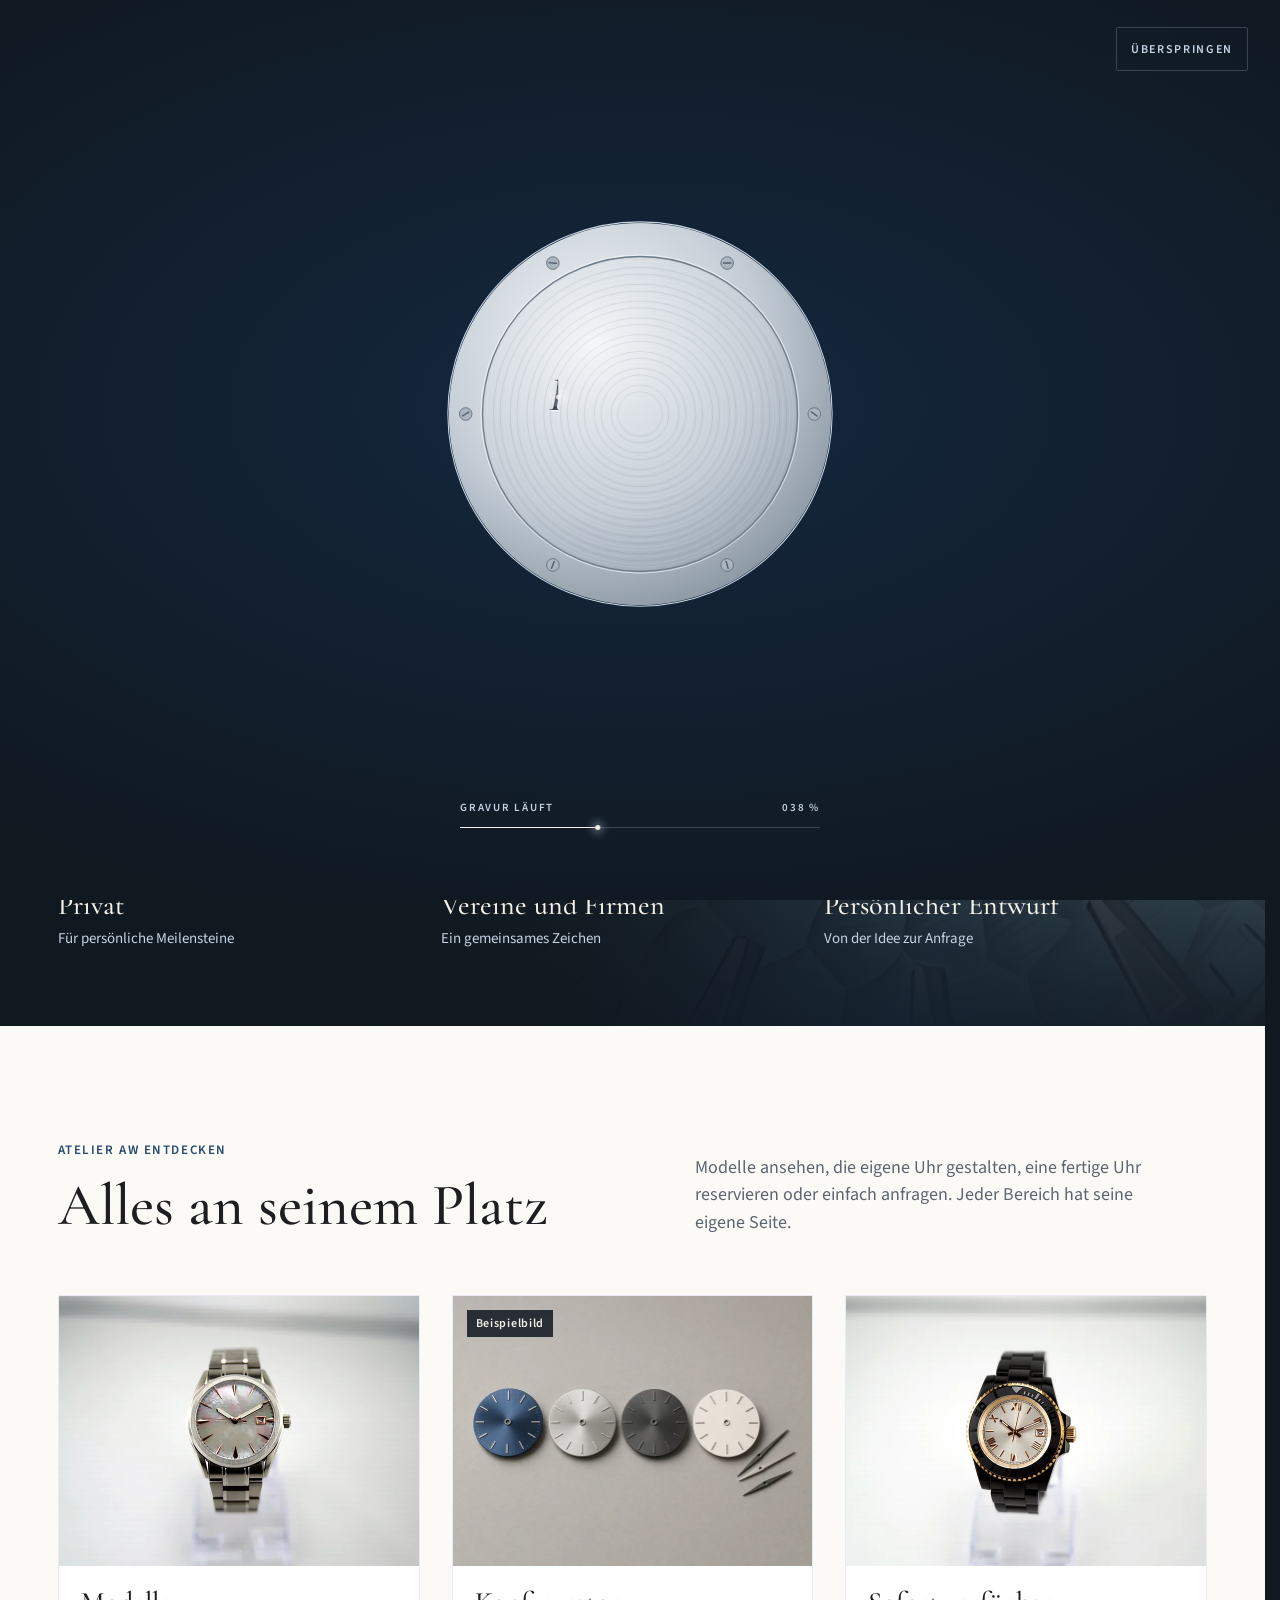
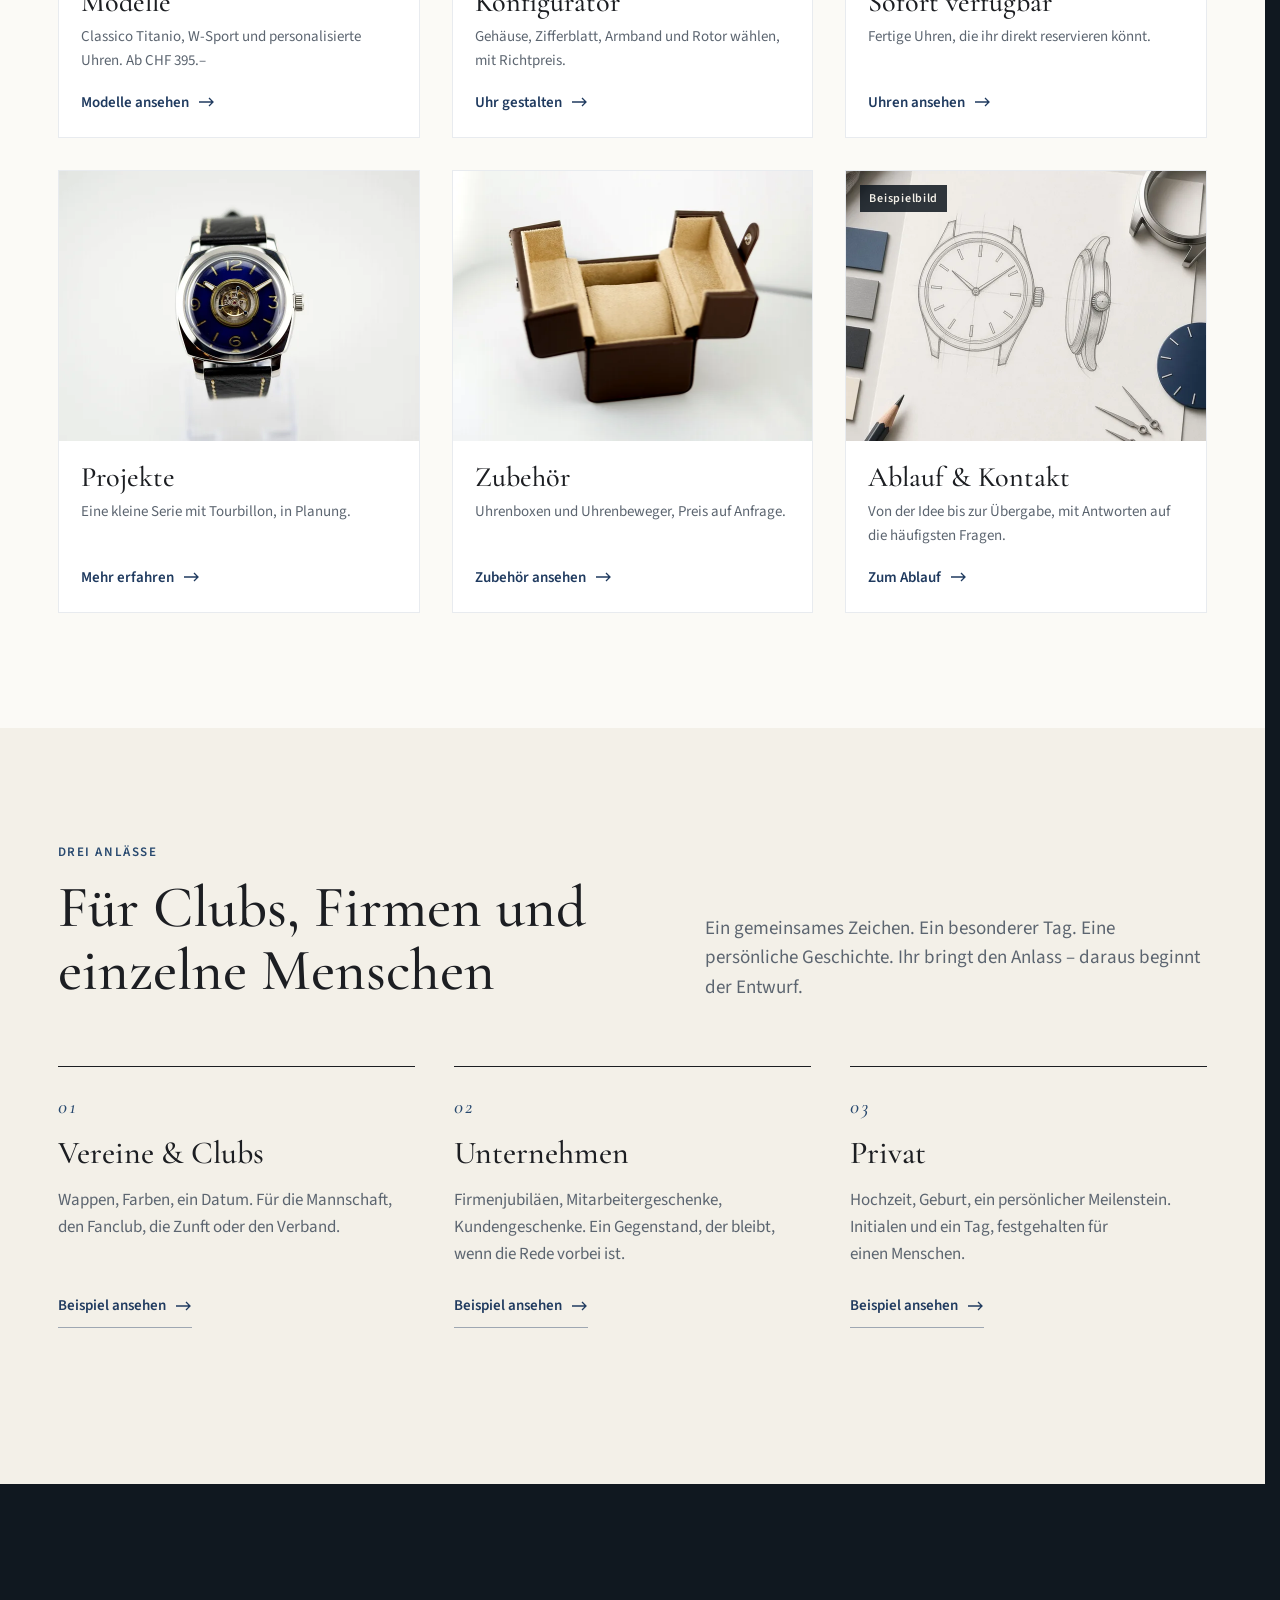
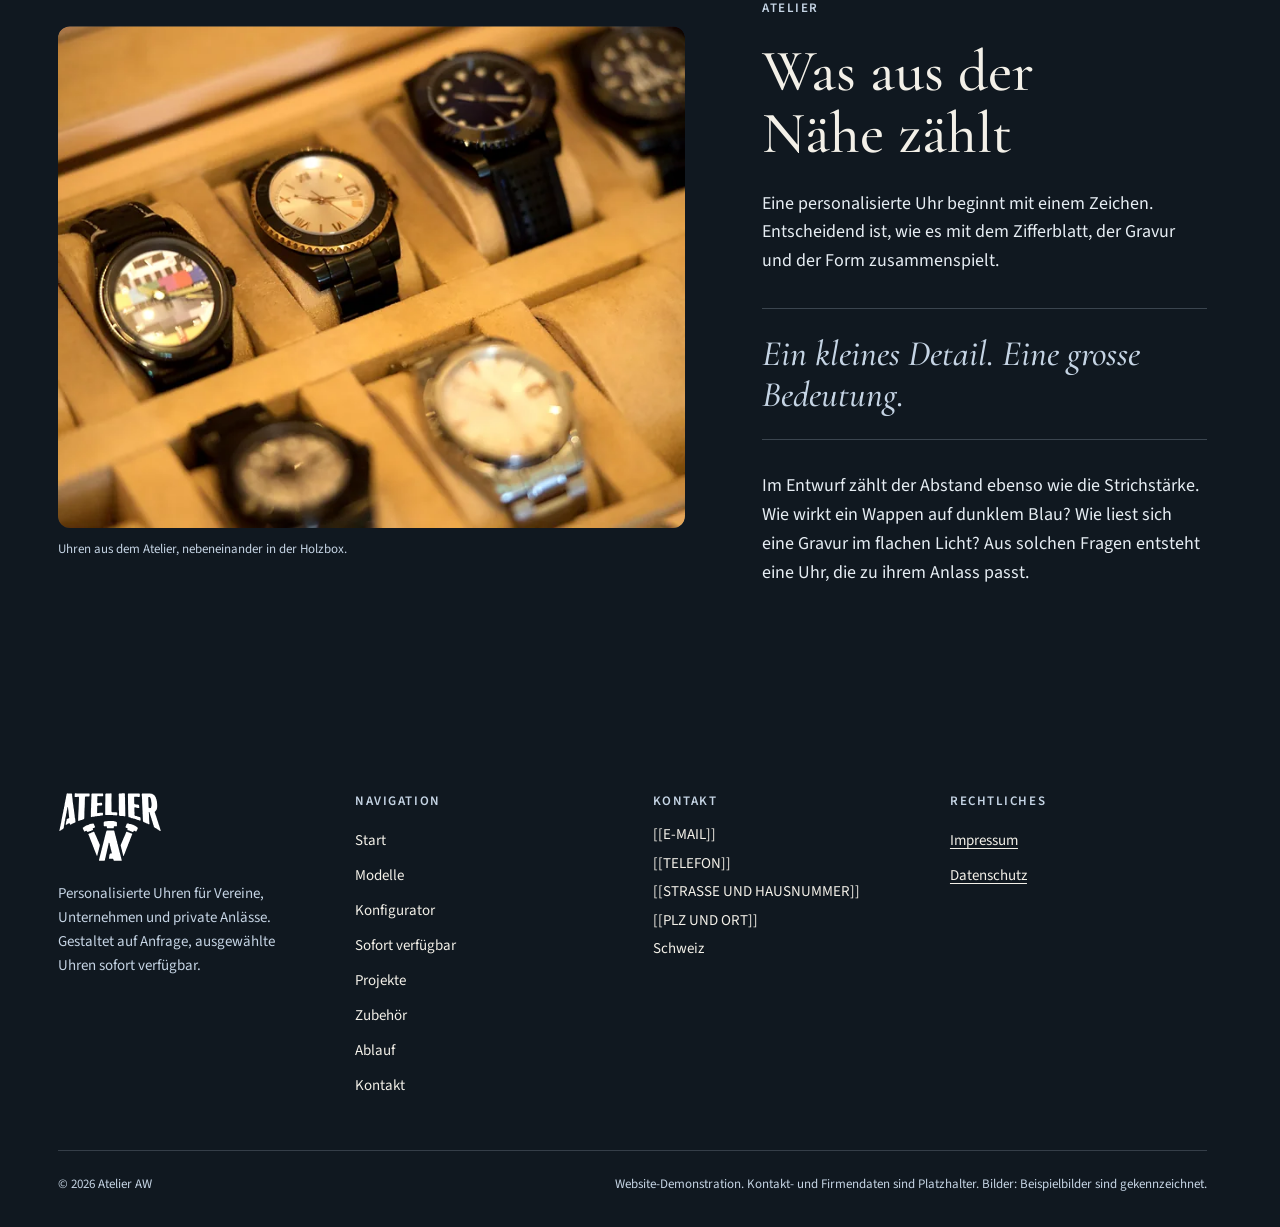
<file: index.html>
<!DOCTYPE html>
<html lang="de-CH" class="no-js">
<head>
<meta charset="utf-8">
<meta name="viewport" content="width=device-width, initial-scale=1">
<title>Atelier AW – Personalisierte Uhren für besondere Anlässe</title>
<meta name="description" content="Personalisierte Uhren für Vereine, Unternehmen und private Meilensteine. Modelle ab CHF 395.–, Konfigurator, sofort verfügbare Uhren und persönliche Anfrage.">
<meta name="robots" content="noindex, nofollow">
<meta name="theme-color" content="#1f3a5f">
<meta property="og:type" content="website">
<meta property="og:title" content="Atelier AW – Personalisierte Uhren für besondere Anlässe">
<meta property="og:description" content="Personalisierte Uhren für Vereine, Unternehmen und private Meilensteine. Modelle ab CHF 395.–, Konfigurator, sofort verfügbare Uhren und persönliche Anfrage.">
<meta property="og:image" content="assets/img/modelle/classico-eisblau.webp">
<link rel="icon" href="assets/icons/favicon.svg" type="image/svg+xml">
<link rel="icon" href="assets/icons/favicon-32.png" type="image/png" sizes="32x32">
<link rel="apple-touch-icon" href="assets/icons/apple-touch-icon.png">
<script>
document.documentElement.className = 'js';
if (location.protocol !== 'file:') {
  ['source-sans-3-latin-400-normal', 'source-sans-3-latin-600-normal', 'cormorant-garamond-latin-500-normal', 'cormorant-garamond-latin-500-italic'].forEach(function (f) {
    var l = document.createElement('link'); l.rel = 'preload'; l.as = 'font'; l.type = 'font/woff2';
    l.crossOrigin = 'anonymous'; l.href = 'assets/fonts/' + f + '.woff2'; document.head.appendChild(l);
  });
}
</script>
<link rel="stylesheet" href="assets/css/styles.css">
<script>
/* Intro-Modus vor dem ersten Bild festlegen: full = ganzes Intro (einmal pro Sitzung), short = kurze Einblendung bei
   «Bewegung reduzieren», none = kein Intro. Fallback: nach 12 s gilt das Intro in jedem Fall als beendet. */
(function () {
  var r = document.documentElement, m = 'full';
  try { if (sessionStorage.getItem('aw-intro-seen')) m = 'none'; } catch (e) {}
  if (m === 'full' && window.matchMedia && window.matchMedia('(prefers-reduced-motion: reduce)').matches) m = 'short';
  r.setAttribute('data-intro', m);
  setTimeout(function () { var v = r.getAttribute('data-intro'); if (v === 'full' || v === 'short') r.setAttribute('data-intro', 'done'); }, 12000);
})();
</script>
<link rel="stylesheet" href="assets/css/sections.css">
<link rel="stylesheet" href="assets/css/site.css">
<link rel="stylesheet" href="assets/css/hero-video.css">
</head>
<body>
<div id="aw-intro"><div class="intro-bg" aria-hidden="true"></div></div>
<a href="#inhalt" style="position:fixed;left:16px;top:-80px;z-index:100;background:#f3f0e8;color:#14283f;padding:12px 16px;font-weight:600;transition:top 160ms" data-fc="0">Zum Inhalt</a>

<header class="hd" data-dark="">
  <div class="hd-in">
    <a class="brand" href="index.html" aria-label="Atelier AW – zur Startseite">
      <img src="assets/logo/atelier-w-logo-white.svg" alt="Atelier AW" width="80" height="54">
    </a>
    <nav class="nav-wide hd-nav" aria-label="Hauptnavigation">
      <ul class="hd-links"><li><a href="modelle.html">Modelle<span class="nav-line" aria-hidden="true"></span></a></li><li><a href="konfigurator.html">Konfigurator<span class="nav-line" aria-hidden="true"></span></a></li><li><a href="sofort-verfuegbar.html">Sofort verfügbar<span class="nav-line" aria-hidden="true"></span></a></li><li><a href="projekte.html">Projekte<span class="nav-line" aria-hidden="true"></span></a></li><li><a href="zubehoer.html">Zubehör<span class="nav-line" aria-hidden="true"></span></a></li><li><a href="ablauf.html">Ablauf<span class="nav-line" aria-hidden="true"></span></a></li></ul>
      <a class="hd-cta" href="kontakt.html"><span>Uhr anfragen</span><svg width="16" height="10" viewBox="0 0 16 10" fill="none" stroke="currentColor" stroke-width="1.3" aria-hidden="true"><path d="M0 5h14M10 1l4 4-4 4"></path></svg></a>
    </nav>
    <button class="nav-narrow hd-menu" type="button" id="menu-btn" aria-expanded="false" aria-controls="aw-menu">
      <span id="menu-label">Menü</span>
      <svg width="22" height="14" viewBox="0 0 22 14" fill="none" stroke="currentColor" stroke-width="1.3" aria-hidden="true"><path id="menu-icon" d="M0 2h22M0 7h22M0 12h22"></path></svg>
    </button>
  </div>
  <span class="hd-edge" aria-hidden="true"></span>
  <div id="aw-menu" hidden style="position:fixed;top:var(--hd);left:0;right:0;bottom:0;background:#14283f;overflow-y:auto;overscroll-behavior:contain;padding:32px clamp(20px,4.5vw,64px) calc(32px + env(safe-area-inset-bottom))">
    <nav aria-label="Mobile Navigation">
      <ul style="list-style:none;margin:0;padding:0;display:flex;flex-direction:column">
          <li style="border-bottom:1px solid rgba(197,212,228,0.18)"><a href="index.html" style="display:flex;justify-content:space-between;align-items:center;padding:18px 0;color:#f3f0e8;text-decoration:none;font-family:'Cormorant Garamond',Palatino,Georgia,serif;font-size:30px;font-weight:500">Start<svg width="16" height="10" viewBox="0 0 16 10" fill="none" stroke="currentColor" stroke-width="1.3" aria-hidden="true"><path d="M0 5h14M10 1l4 4-4 4"></path></svg></a></li><li style="border-bottom:1px solid rgba(197,212,228,0.18)"><a href="modelle.html" style="display:flex;justify-content:space-between;align-items:center;padding:18px 0;color:#f3f0e8;text-decoration:none;font-family:'Cormorant Garamond',Palatino,Georgia,serif;font-size:30px;font-weight:500">Modelle<svg width="16" height="10" viewBox="0 0 16 10" fill="none" stroke="currentColor" stroke-width="1.3" aria-hidden="true"><path d="M0 5h14M10 1l4 4-4 4"></path></svg></a></li><li style="border-bottom:1px solid rgba(197,212,228,0.18)"><a href="konfigurator.html" style="display:flex;justify-content:space-between;align-items:center;padding:18px 0;color:#f3f0e8;text-decoration:none;font-family:'Cormorant Garamond',Palatino,Georgia,serif;font-size:30px;font-weight:500">Konfigurator<svg width="16" height="10" viewBox="0 0 16 10" fill="none" stroke="currentColor" stroke-width="1.3" aria-hidden="true"><path d="M0 5h14M10 1l4 4-4 4"></path></svg></a></li><li style="border-bottom:1px solid rgba(197,212,228,0.18)"><a href="sofort-verfuegbar.html" style="display:flex;justify-content:space-between;align-items:center;padding:18px 0;color:#f3f0e8;text-decoration:none;font-family:'Cormorant Garamond',Palatino,Georgia,serif;font-size:30px;font-weight:500">Sofort verfügbar<svg width="16" height="10" viewBox="0 0 16 10" fill="none" stroke="currentColor" stroke-width="1.3" aria-hidden="true"><path d="M0 5h14M10 1l4 4-4 4"></path></svg></a></li><li style="border-bottom:1px solid rgba(197,212,228,0.18)"><a href="projekte.html" style="display:flex;justify-content:space-between;align-items:center;padding:18px 0;color:#f3f0e8;text-decoration:none;font-family:'Cormorant Garamond',Palatino,Georgia,serif;font-size:30px;font-weight:500">Projekte<svg width="16" height="10" viewBox="0 0 16 10" fill="none" stroke="currentColor" stroke-width="1.3" aria-hidden="true"><path d="M0 5h14M10 1l4 4-4 4"></path></svg></a></li><li style="border-bottom:1px solid rgba(197,212,228,0.18)"><a href="zubehoer.html" style="display:flex;justify-content:space-between;align-items:center;padding:18px 0;color:#f3f0e8;text-decoration:none;font-family:'Cormorant Garamond',Palatino,Georgia,serif;font-size:30px;font-weight:500">Zubehör<svg width="16" height="10" viewBox="0 0 16 10" fill="none" stroke="currentColor" stroke-width="1.3" aria-hidden="true"><path d="M0 5h14M10 1l4 4-4 4"></path></svg></a></li><li style="border-bottom:1px solid rgba(197,212,228,0.18)"><a href="ablauf.html" style="display:flex;justify-content:space-between;align-items:center;padding:18px 0;color:#f3f0e8;text-decoration:none;font-family:'Cormorant Garamond',Palatino,Georgia,serif;font-size:30px;font-weight:500">Ablauf<svg width="16" height="10" viewBox="0 0 16 10" fill="none" stroke="currentColor" stroke-width="1.3" aria-hidden="true"><path d="M0 5h14M10 1l4 4-4 4"></path></svg></a></li><li style="border-bottom:1px solid rgba(197,212,228,0.18)"><a href="kontakt.html" style="display:flex;justify-content:space-between;align-items:center;padding:18px 0;color:#f3f0e8;text-decoration:none;font-family:'Cormorant Garamond',Palatino,Georgia,serif;font-size:30px;font-weight:500">Kontakt<svg width="16" height="10" viewBox="0 0 16 10" fill="none" stroke="currentColor" stroke-width="1.3" aria-hidden="true"><path d="M0 5h14M10 1l4 4-4 4"></path></svg></a></li>
        </ul>
      <a href="kontakt.html" style="margin-top:32px;display:flex;justify-content:center;align-items:center;min-height:52px;background:#f3f0e8;color:#14283f;text-decoration:none;font-weight:600;font-size:16px;border-radius:2px">Uhr anfragen</a>
    </nav>
  </div>
</header>

<main id="aw-main">
<span id="top" style="display:block"></span>
<section id="inhalt" tabindex="-1" data-dark="" aria-labelledby="hero-h" class="aw-hero" style="position:relative;overflow:hidden;scroll-margin-top:var(--hd);background:linear-gradient(180deg,#101820,#14283f);color:#f3f0e8;outline:none">
  <div class="aw-hero-bg" aria-hidden="true">
    <video class="aw-hero-video" muted autoplay loop playsinline preload="auto" poster="assets/video/hero-poster.jpg" data-src="assets/video/hero.mp4" data-src-mobile="assets/video/hero-960.mp4"></video>
    <div class="aw-hero-shade"></div>
  </div>
  <div class="aw-hero-in" style="position:relative;z-index:1;max-width:1280px;margin:0 auto;padding:clamp(48px,7vw,112px) clamp(20px,4.5vw,64px) 0;display:flex;flex-wrap:wrap;align-items:center;gap:clamp(40px,5vw,80px)">
    <div style="flex:1 1 400px;min-width:0;display:flex;flex-direction:column;gap:28px">
      <p style="margin:0;font-size:13px;font-weight:600;letter-spacing:0.12em;text-transform:uppercase;color:#c5d4e4">Atelier AW, Schweiz</p>
      <h1 id="hero-h" style="margin:0;font-family:'Cormorant Garamond',Palatino,'Palatino Linotype',Georgia,serif;font-weight:500;font-size:clamp(3rem,7.4vw,7.2rem);line-height:1;letter-spacing:-0.01em;text-wrap:balance">Was euch verbindet.<br><em style="font-style:italic;color:#c5d4e4">Für immer am Handgelenk.</em></h1>
      <p style="margin:0;max-width:34em;font-size:clamp(18px,1.6vw,21px);line-height:1.5;color:#e6edf3;text-wrap:pretty">Personalisierte Uhren für Vereine, Unternehmen und private Anlässe. Euer Zeichen auf dem Zifferblatt, eure Worte im Gehäuseboden.</p>
      <div style="display:flex;flex-wrap:wrap;gap:16px;padding-top:8px">
        <a href="kontakt.html" style="display:inline-flex;align-items:center;gap:12px;min-height:52px;padding:0 26px;background:#f3f0e8;color:#14283f;text-decoration:none;font-weight:600;font-size:16px;border-radius:2px;transition:background 200ms,gap 200ms" data-hv="0">Uhr anfragen<svg width="16" height="10" viewBox="0 0 16 10" fill="none" stroke="currentColor" stroke-width="1.3" aria-hidden="true"><path d="M0 5h14M10 1l4 4-4 4"></path></svg></a>
        <a href="konfigurator.html" style="display:inline-flex;align-items:center;gap:12px;min-height:52px;padding:0 26px;border:1px solid rgba(197,212,228,0.55);color:#f3f0e8;text-decoration:none;font-weight:600;font-size:16px;border-radius:2px;transition:border-color 200ms,background 200ms" data-hv="1">Uhr gestalten</a>
      </div>
    </div>
    <figure class="aw-hero-fig" style="flex:1 1 440px;min-width:0;margin:0;display:flex;flex-direction:column;gap:12px">
      <div class="ph-frame" style="position:relative;aspect-ratio:4/5;max-height:78svh;background:#101820;overflow:hidden">
        <img src="assets/img/hero-4x5.webp" srcset="assets/img/hero-4x5-720.webp 720w, assets/img/hero-4x5.webp 1440w" sizes="(min-width: 1000px) 46vw, 100vw" alt="Stahlarmbanduhr mit metallblauem Sonnenschliff-Zifferblatt vor dunklem Hintergrund" fetchpriority="high" decoding="async" style="position:absolute;inset:0;width:100%;height:100%;object-fit:cover;display:block">
        <span style="position:absolute;top:14px;left:14px;pointer-events:none;padding:5px 9px;background:rgba(16,24,32,0.86);color:#f3f0e8;font-size:12px;font-weight:600;letter-spacing:0.06em">Beispielbild</span>
      </div>
      <figcaption style="font-size:13px;line-height:1.5;color:#c5d4e4">Stahlarmbanduhr mit metallblauem Sonnenschliff. Beispielbild, kein Kundenauftrag.</figcaption>
    </figure>
  </div>
  <div style="max-width:1280px;margin:0 auto;padding:clamp(48px,6vw,88px) clamp(20px,4.5vw,64px) clamp(48px,6vw,80px)">
    <ul style="list-style:none;margin:0;padding:0;display:grid;grid-template-columns:repeat(auto-fit,minmax(min(100%,240px),1fr));border-top:1px solid rgba(197,212,228,0.24)">
      <li style="padding:24px 24px 0 0;display:flex;flex-direction:column;gap:6px"><span style="font-family:'Cormorant Garamond',Palatino,Georgia,serif;font-size:28px;font-weight:500">Privat</span><span style="font-size:15px;color:#c5d4e4">Für persönliche Meilensteine</span></li>
      <li style="padding:24px 24px 0 0;display:flex;flex-direction:column;gap:6px"><span style="font-family:'Cormorant Garamond',Palatino,Georgia,serif;font-size:28px;font-weight:500">Vereine und Firmen</span><span style="font-size:15px;color:#c5d4e4">Ein gemeinsames Zeichen</span></li>
      <li style="padding:24px 24px 0 0;display:flex;flex-direction:column;gap:6px"><span style="font-family:'Cormorant Garamond',Palatino,Georgia,serif;font-size:28px;font-weight:500">Persönlicher Entwurf</span><span style="font-size:15px;color:#c5d4e4">Von der Idee zur Anfrage</span></li>
    </ul>
  </div>
</section>

<section id="bereiche" class="sx" aria-labelledby="ber-h" style="background:#fbfaf6">
  <div class="sx-in">
    <div class="sx-head">
      <div>
        <p class="sx-eye">Atelier AW entdecken</p>
        <h2 id="ber-h" class="sx-h">Alles an seinem Platz</h2>
      </div>
      <p class="sx-lead">Modelle ansehen, die eigene Uhr gestalten, eine fertige Uhr reservieren oder einfach anfragen. Jeder Bereich hat seine eigene Seite.</p>
    </div>
    <ul class="tz-grid">
      <li class="tz"><a class="tz-a" href="modelle.html">
        <div class="ph-frame tz-ph"><img src="assets/img/echt/teaser-modelle-4x3.webp" srcset="assets/img/echt/teaser-modelle-4x3-720.webp 720w, assets/img/echt/teaser-modelle-4x3.webp 1200w" sizes="(min-width: 1000px) 30vw, (min-width: 640px) 50vw, 100vw" alt="" loading="lazy" decoding="async"></div>
        <div class="tz-b"><h3 class="tz-t">Modelle</h3><p class="tz-d">Classico Titanio, W-Sport und personalisierte Uhren. Ab CHF 395.–</p><span class="tz-l">Modelle ansehen<svg width="16" height="10" viewBox="0 0 16 10" fill="none" stroke="currentColor" stroke-width="1.3" aria-hidden="true"><path d="M0 5h14M10 1l4 4-4 4"></path></svg></span></div>
      </a></li>
      <li class="tz"><a class="tz-a" href="konfigurator.html">
        <div class="ph-frame tz-ph"><img src="assets/img/dials-4x3.webp" srcset="assets/img/dials-4x3-720.webp 720w, assets/img/dials-4x3.webp 1200w" sizes="(min-width: 1000px) 30vw, (min-width: 640px) 50vw, 100vw" alt="" loading="lazy" decoding="async"><span class="bb">Beispielbild</span></div>
        <div class="tz-b"><h3 class="tz-t">Konfigurator</h3><p class="tz-d">Gehäuse, Zifferblatt, Armband und Rotor wählen, mit Richtpreis.</p><span class="tz-l">Uhr gestalten<svg width="16" height="10" viewBox="0 0 16 10" fill="none" stroke="currentColor" stroke-width="1.3" aria-hidden="true"><path d="M0 5h14M10 1l4 4-4 4"></path></svg></span></div>
      </a></li>
      <li class="tz"><a class="tz-a" href="sofort-verfuegbar.html">
        <div class="ph-frame tz-ph"><img src="assets/img/echt/teaser-sofort-4x3.webp" srcset="assets/img/echt/teaser-sofort-4x3-720.webp 720w, assets/img/echt/teaser-sofort-4x3.webp 1200w" sizes="(min-width: 1000px) 30vw, (min-width: 640px) 50vw, 100vw" alt="" loading="lazy" decoding="async"></div>
        <div class="tz-b"><h3 class="tz-t">Sofort verfügbar</h3><p class="tz-d">Fertige Uhren, die ihr direkt reservieren könnt.</p><span class="tz-l">Uhren ansehen<svg width="16" height="10" viewBox="0 0 16 10" fill="none" stroke="currentColor" stroke-width="1.3" aria-hidden="true"><path d="M0 5h14M10 1l4 4-4 4"></path></svg></span></div>
      </a></li>
      <li class="tz"><a class="tz-a" href="projekte.html">
        <div class="ph-frame tz-ph"><img src="assets/img/echt/teaser-projekte-4x3.webp" srcset="assets/img/echt/teaser-projekte-4x3-720.webp 720w, assets/img/echt/teaser-projekte-4x3.webp 1200w" sizes="(min-width: 1000px) 30vw, (min-width: 640px) 50vw, 100vw" alt="" loading="lazy" decoding="async"></div>
        <div class="tz-b"><h3 class="tz-t">Projekte</h3><p class="tz-d">Eine kleine Serie mit Tourbillon, in Planung.</p><span class="tz-l">Mehr erfahren<svg width="16" height="10" viewBox="0 0 16 10" fill="none" stroke="currentColor" stroke-width="1.3" aria-hidden="true"><path d="M0 5h14M10 1l4 4-4 4"></path></svg></span></div>
      </a></li>
      <li class="tz"><a class="tz-a" href="zubehoer.html">
        <div class="ph-frame tz-ph"><img src="assets/img/echt/teaser-zubehoer-4x3.webp" srcset="assets/img/echt/teaser-zubehoer-4x3-720.webp 720w, assets/img/echt/teaser-zubehoer-4x3.webp 1200w" sizes="(min-width: 1000px) 30vw, (min-width: 640px) 50vw, 100vw" alt="" loading="lazy" decoding="async"></div>
        <div class="tz-b"><h3 class="tz-t">Zubehör</h3><p class="tz-d">Uhrenboxen und Uhrenbeweger, Preis auf Anfrage.</p><span class="tz-l">Zubehör ansehen<svg width="16" height="10" viewBox="0 0 16 10" fill="none" stroke="currentColor" stroke-width="1.3" aria-hidden="true"><path d="M0 5h14M10 1l4 4-4 4"></path></svg></span></div>
      </a></li>
      <li class="tz"><a class="tz-a" href="ablauf.html">
        <div class="ph-frame tz-ph"><img src="assets/img/sketch-1x1.webp" srcset="assets/img/sketch-1x1-720.webp 720w, assets/img/sketch-1x1.webp 1200w" sizes="(min-width: 1000px) 30vw, (min-width: 640px) 50vw, 100vw" alt="" loading="lazy" decoding="async"><span class="bb">Beispielbild</span></div>
        <div class="tz-b"><h3 class="tz-t">Ablauf & Kontakt</h3><p class="tz-d">Von der Idee bis zur Übergabe, mit Antworten auf die häufigsten Fragen.</p><span class="tz-l">Zum Ablauf<svg width="16" height="10" viewBox="0 0 16 10" fill="none" stroke="currentColor" stroke-width="1.3" aria-hidden="true"><path d="M0 5h14M10 1l4 4-4 4"></path></svg></span></div>
      </a></li>
    </ul>
  </div>
</section>

<section id="anlaesse" aria-labelledby="anl-h" style="scroll-margin-top:var(--hd);background:#f3f0e8">
  <div style="max-width:1280px;margin:0 auto;padding:clamp(64px,9vw,136px) clamp(20px,4.5vw,64px)">
    <div style="display:flex;flex-wrap:wrap;gap:24px 64px;align-items:end;margin-bottom:clamp(40px,5vw,72px)">
      <div style="flex:1 1 420px;min-width:0">
        <p style="margin:0 0 16px;font-size:13px;font-weight:600;letter-spacing:0.12em;text-transform:uppercase;color:#28496f">Drei Anlässe</p>
        <h2 id="anl-h" style="margin:0;font-family:'Cormorant Garamond',Palatino,Georgia,serif;font-weight:500;font-size:clamp(2.25rem,4.6vw,4.4rem);line-height:1.06;text-wrap:balance">Für Clubs, Firmen und einzelne Menschen</h2>
      </div>
      <p style="flex:1 1 340px;min-width:0;margin:0;font-size:19px;line-height:1.55;color:#5c6570;max-width:30em;text-wrap:pretty">Ein gemeinsames Zeichen. Ein besonderer Tag. Eine persönliche Geschichte. Ihr bringt den Anlass – daraus beginnt der Entwurf.</p>
    </div>
    <ol style="list-style:none;margin:0;padding:0;display:grid;grid-template-columns:repeat(auto-fit,minmax(min(100%,300px),1fr));gap:0 clamp(24px,3vw,48px)">
      <li style="border-top:1px solid #1c1e22;padding:28px 0 40px;display:flex;flex-direction:column;gap:16px">
        <span style="font-family:'Cormorant Garamond',Palatino,Georgia,serif;font-size:20px;font-style:italic;color:#28496f;font-variant-numeric:tabular-nums">01</span>
        <h3 style="margin:0;font-family:'Cormorant Garamond',Palatino,Georgia,serif;font-weight:500;font-size:clamp(1.65rem,2.5vw,2.5rem);line-height:1.12">Vereine &amp; Clubs</h3>
        <p style="margin:0;font-size:17px;line-height:1.6;color:#5c6570;text-wrap:pretty">Wappen, Farben, ein Datum. Für die Mannschaft, den Fanclub, die Zunft oder den Verband.</p>
        <a href="modelle.html#geschichte-verein" style="margin-top:auto;align-self:flex-start;display:inline-flex;align-items:center;gap:10px;min-height:44px;color:#1f3a5f;text-decoration:none;font-weight:600;font-size:15px;border-bottom:1px solid rgba(31,58,95,0.4);transition:gap 200ms,border-color 200ms" data-hv="2">Beispiel ansehen<svg width="16" height="10" viewBox="0 0 16 10" fill="none" stroke="currentColor" stroke-width="1.3" aria-hidden="true"><path d="M0 5h14M10 1l4 4-4 4"></path></svg></a>
      </li>
      <li style="border-top:1px solid #1c1e22;padding:28px 0 40px;display:flex;flex-direction:column;gap:16px">
        <span style="font-family:'Cormorant Garamond',Palatino,Georgia,serif;font-size:20px;font-style:italic;color:#28496f;font-variant-numeric:tabular-nums">02</span>
        <h3 style="margin:0;font-family:'Cormorant Garamond',Palatino,Georgia,serif;font-weight:500;font-size:clamp(1.65rem,2.5vw,2.5rem);line-height:1.12">Unternehmen</h3>
        <p style="margin:0;font-size:17px;line-height:1.6;color:#5c6570;text-wrap:pretty">Firmenjubiläen, Mitarbeitergeschenke, Kundengeschenke. Ein Gegenstand, der bleibt, wenn die Rede vorbei ist.</p>
        <a href="modelle.html#geschichte-unternehmen" style="margin-top:auto;align-self:flex-start;display:inline-flex;align-items:center;gap:10px;min-height:44px;color:#1f3a5f;text-decoration:none;font-weight:600;font-size:15px;border-bottom:1px solid rgba(31,58,95,0.4);transition:gap 200ms,border-color 200ms" data-hv="2">Beispiel ansehen<svg width="16" height="10" viewBox="0 0 16 10" fill="none" stroke="currentColor" stroke-width="1.3" aria-hidden="true"><path d="M0 5h14M10 1l4 4-4 4"></path></svg></a>
      </li>
      <li style="border-top:1px solid #1c1e22;padding:28px 0 40px;display:flex;flex-direction:column;gap:16px">
        <span style="font-family:'Cormorant Garamond',Palatino,Georgia,serif;font-size:20px;font-style:italic;color:#28496f;font-variant-numeric:tabular-nums">03</span>
        <h3 style="margin:0;font-family:'Cormorant Garamond',Palatino,Georgia,serif;font-weight:500;font-size:clamp(1.65rem,2.5vw,2.5rem);line-height:1.12">Privat</h3>
        <p style="margin:0;font-size:17px;line-height:1.6;color:#5c6570;text-wrap:pretty">Hochzeit, Geburt, ein persönlicher Meilenstein. Initialen und ein Tag, festgehalten für einen Menschen.</p>
        <a href="modelle.html#geschichte-privat" style="margin-top:auto;align-self:flex-start;display:inline-flex;align-items:center;gap:10px;min-height:44px;color:#1f3a5f;text-decoration:none;font-weight:600;font-size:15px;border-bottom:1px solid rgba(31,58,95,0.4);transition:gap 200ms,border-color 200ms" data-hv="2">Beispiel ansehen<svg width="16" height="10" viewBox="0 0 16 10" fill="none" stroke="currentColor" stroke-width="1.3" aria-hidden="true"><path d="M0 5h14M10 1l4 4-4 4"></path></svg></a>
      </li>
    </ol>
  </div>
</section>

<section id="atelier" data-dark="" aria-labelledby="at-h" style="scroll-margin-top:var(--hd);background:#101820;color:#f3f0e8">
  <div style="max-width:1440px;margin:0 auto;padding:clamp(64px,9vw,136px) clamp(20px,4.5vw,64px);display:flex;flex-wrap:wrap;align-items:center;gap:clamp(40px,6vw,104px)">
    <figure style="flex:7 1 480px;min-width:0;margin:0;display:flex;flex-direction:column;gap:12px">
      <div class="ph-frame" style="position:relative;aspect-ratio:5/4;background:#14283f;overflow:hidden">
        <img src="assets/img/echt/atelier-kollektion-5x4.webp" srcset="assets/img/echt/atelier-kollektion-5x4-720.webp 720w, assets/img/echt/atelier-kollektion-5x4.webp 1440w" sizes="(min-width: 1000px) 56vw, 100vw" alt="Uhren von Atelier AW nebeneinander in einer Holzbox mit Wildlederkissen" loading="lazy" decoding="async" style="position:absolute;inset:0;width:100%;height:100%;object-fit:cover;display:block">
        
      </div>
      <figcaption style="font-size:13px;line-height:1.5;color:#c5d4e4">Uhren aus dem Atelier, nebeneinander in der Holzbox.</figcaption>
    </figure>
    <div style="flex:5 1 340px;min-width:0;max-width:520px;display:flex;flex-direction:column;gap:24px">
      <p style="margin:0;font-size:13px;font-weight:600;letter-spacing:0.12em;text-transform:uppercase;color:#c5d4e4">Atelier</p>
      <h2 id="at-h" style="margin:0;font-family:'Cormorant Garamond',Palatino,Georgia,serif;font-weight:500;font-size:clamp(2.25rem,4.6vw,4.4rem);line-height:1.06;text-wrap:balance">Was aus der Nähe zählt</h2>
      <p style="margin:0;font-size:18px;line-height:1.6;color:#e6edf3;text-wrap:pretty">Eine personalisierte Uhr beginnt mit einem Zeichen. Entscheidend ist, wie es mit dem Zifferblatt, der Gravur und der Form zusammenspielt.</p>
      <p style="margin:8px 0;padding:24px 0;border-top:1px solid rgba(197,212,228,0.24);border-bottom:1px solid rgba(197,212,228,0.24);font-family:'Cormorant Garamond',Palatino,Georgia,serif;font-style:italic;font-weight:500;font-size:clamp(1.75rem,2.8vw,2.6rem);line-height:1.15;color:#c5d4e4">Ein kleines Detail. Eine grosse Bedeutung.</p>
      <p style="margin:0;font-size:18px;line-height:1.6;color:#e6edf3;text-wrap:pretty">Im Entwurf zählt der Abstand ebenso wie die Strichstärke. Wie wirkt ein Wappen auf dunklem Blau? Wie liest sich eine Gravur im flachen Licht? Aus solchen Fragen entsteht eine Uhr, die zu ihrem Anlass passt.</p>
    </div>
  </div>
</section>
</main>

<footer id="aw-footer" data-dark="" style="background:#101820;color:#f3f0e8">
  <div style="max-width:1280px;margin:0 auto;padding:clamp(56px,7vw,96px) clamp(20px,4.5vw,64px) calc(32px + env(safe-area-inset-bottom));display:flex;flex-direction:column;gap:48px">
    <div style="display:grid;grid-template-columns:repeat(auto-fit,minmax(min(100%,240px),1fr));gap:40px">
      <div style="display:flex;flex-direction:column;gap:20px">
        <img src="assets/logo/atelier-w-logo-white.svg" alt="Atelier AW" width="104" height="70" style="display:block;height:70px;width:auto;align-self:flex-start">
        <p style="margin:0;font-size:15px;line-height:1.6;color:#c5d4e4;max-width:24em">Personalisierte Uhren für Vereine, Unternehmen und private Anlässe. Gestaltet auf Anfrage, ausgewählte Uhren sofort verfügbar.</p>
      </div>
      <nav aria-label="Fusszeile">
        <p style="margin:0 0 14px;font-size:13px;font-weight:600;letter-spacing:0.12em;text-transform:uppercase;color:#c5d4e4">Navigation</p>
        <ul style="list-style:none;margin:0;padding:0;display:flex;flex-direction:column;gap:2px">
          <li><a href="index.html" style="display:inline-block;padding:6px 0;color:#f3f0e8;text-decoration:none;font-size:15px" data-hv="11">Start</a></li>
          <li><a href="modelle.html" style="display:inline-block;padding:6px 0;color:#f3f0e8;text-decoration:none;font-size:15px" data-hv="11">Modelle</a></li>
          <li><a href="konfigurator.html" style="display:inline-block;padding:6px 0;color:#f3f0e8;text-decoration:none;font-size:15px" data-hv="11">Konfigurator</a></li>
          <li><a href="sofort-verfuegbar.html" style="display:inline-block;padding:6px 0;color:#f3f0e8;text-decoration:none;font-size:15px" data-hv="11">Sofort verfügbar</a></li>
          <li><a href="projekte.html" style="display:inline-block;padding:6px 0;color:#f3f0e8;text-decoration:none;font-size:15px" data-hv="11">Projekte</a></li>
          <li><a href="zubehoer.html" style="display:inline-block;padding:6px 0;color:#f3f0e8;text-decoration:none;font-size:15px" data-hv="11">Zubehör</a></li>
          <li><a href="ablauf.html" style="display:inline-block;padding:6px 0;color:#f3f0e8;text-decoration:none;font-size:15px" data-hv="11">Ablauf</a></li>
          <li><a href="kontakt.html" style="display:inline-block;padding:6px 0;color:#f3f0e8;text-decoration:none;font-size:15px" data-hv="11">Kontakt</a></li>
        </ul>
      </nav>
      <div>
        <p style="margin:0 0 14px;font-size:13px;font-weight:600;letter-spacing:0.12em;text-transform:uppercase;color:#c5d4e4">Kontakt</p>
        <address style="font-style:normal;display:flex;flex-direction:column;gap:6px;font-size:15px;line-height:1.5;overflow-wrap:anywhere">
          <span>[[E-MAIL]]</span><span>[[TELEFON]]</span><span>[[STRASSE UND HAUSNUMMER]]</span><span>[[PLZ UND ORT]]</span><span>Schweiz</span>
        </address>
      </div>
      <div>
        <p style="margin:0 0 14px;font-size:13px;font-weight:600;letter-spacing:0.12em;text-transform:uppercase;color:#c5d4e4">Rechtliches</p>
        <ul style="list-style:none;margin:0;padding:0;display:flex;flex-direction:column;gap:2px">
          <li><a href="impressum.html" style="display:inline-block;padding:6px 0;color:#f3f0e8;font-size:15px" data-hv="11">Impressum</a></li>
          <li><a href="datenschutz.html" style="display:inline-block;padding:6px 0;color:#f3f0e8;font-size:15px" data-hv="11">Datenschutz</a></li>
        </ul>
      </div>
    </div>
    <div style="border-top:1px solid rgba(197,212,228,0.2);padding-top:24px;display:flex;flex-wrap:wrap;justify-content:space-between;gap:12px;font-size:13px;line-height:1.5;color:#c5d4e4">
      <span>© <span data-year>2026</span> Atelier AW</span>
      <span style="max-width:52em">Website-Demonstration. Kontakt- und Firmendaten sind Platzhalter. Bilder: Beispielbilder sind gekennzeichnet.</span>
    </div>
  </div>
</footer>
<script src="assets/js/intro.js" defer></script>
<script src="assets/js/hero-video.js" defer></script>
<script src="assets/js/app.js" defer></script>
</body>
</html>
</file>
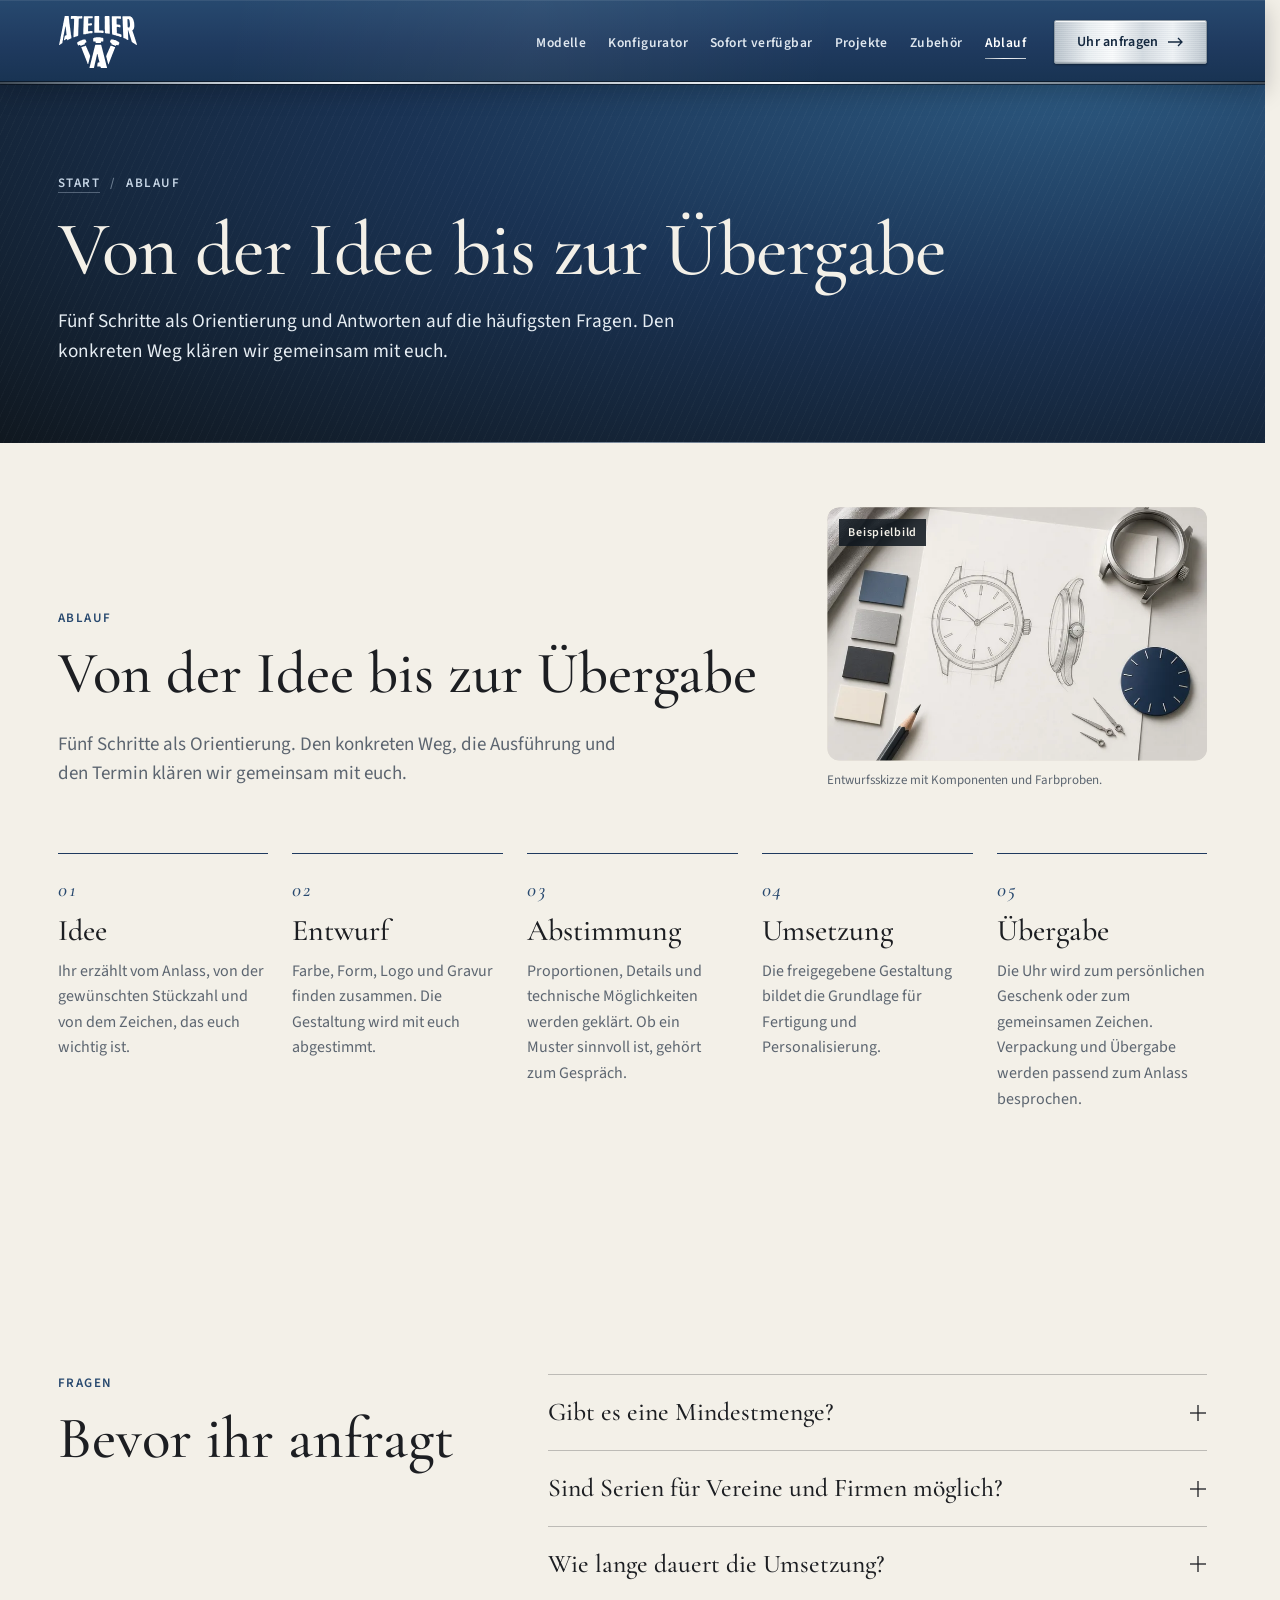
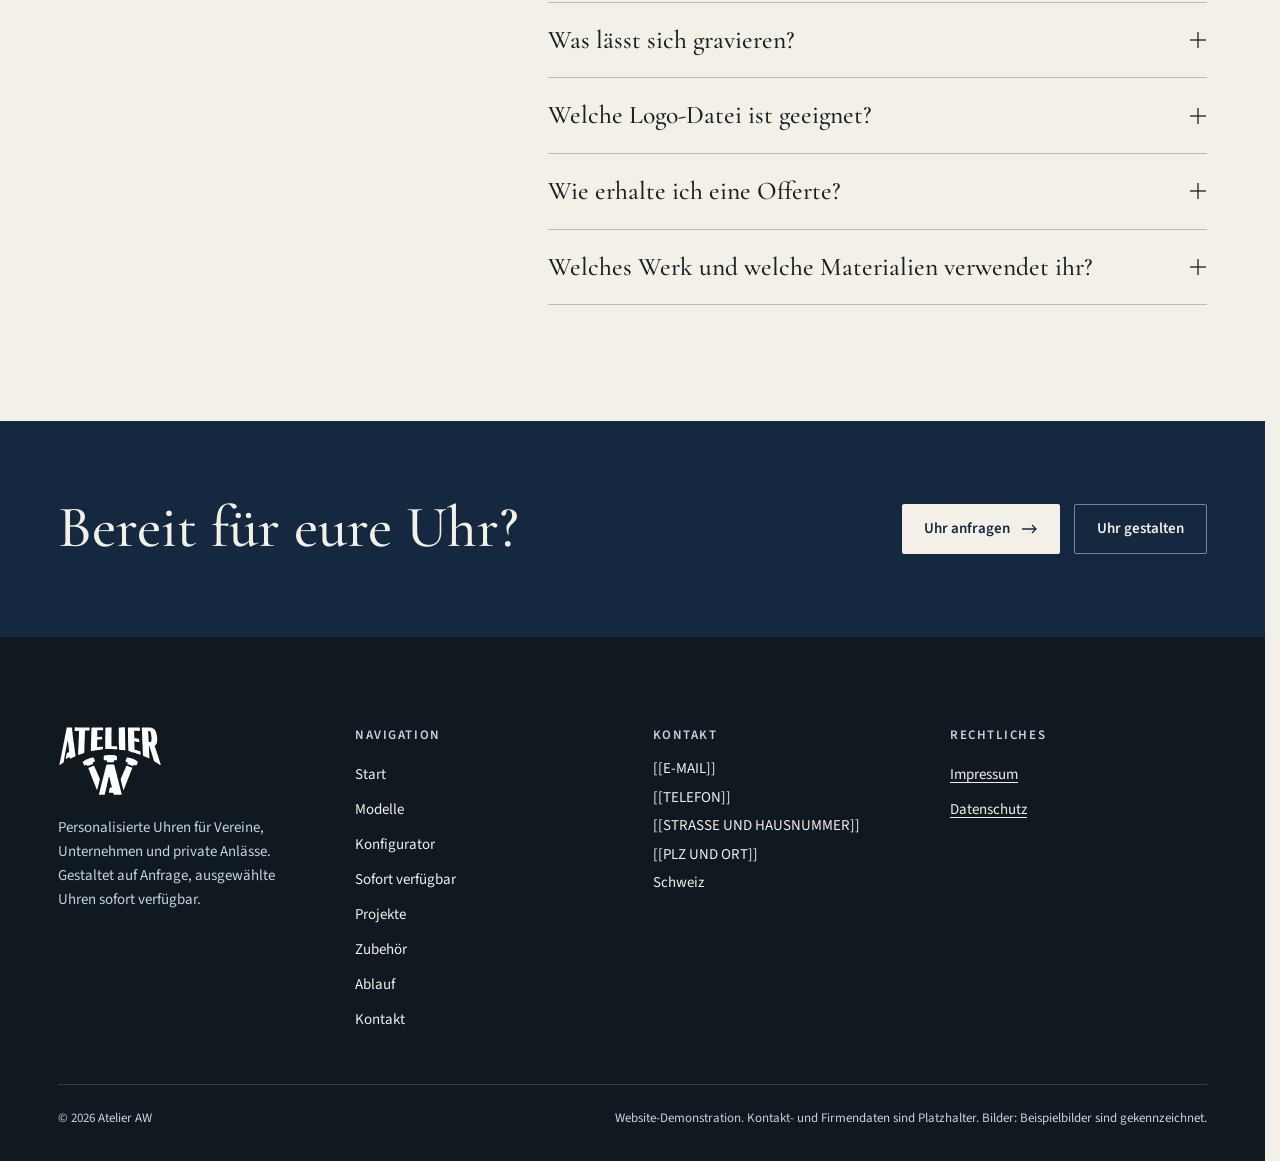
<file: ablauf.html>
<!DOCTYPE html>
<html lang="de-CH" class="no-js">
<head>
<meta charset="utf-8">
<meta name="viewport" content="width=device-width, initial-scale=1">
<title>Ablauf und Fragen – Atelier AW</title>
<meta name="description" content="Von der Idee bis zur Übergabe: so entsteht eure personalisierte Uhr. Antworten auf häufige Fragen zu Mindestmenge, Gravur, Logo und Offerte.">
<meta name="robots" content="noindex, nofollow">
<meta name="theme-color" content="#1f3a5f">
<meta property="og:type" content="website">
<meta property="og:title" content="Ablauf und Fragen – Atelier AW">
<meta property="og:description" content="Von der Idee bis zur Übergabe: so entsteht eure personalisierte Uhr. Antworten auf häufige Fragen zu Mindestmenge, Gravur, Logo und Offerte.">
<meta property="og:image" content="assets/img/modelle/classico-eisblau.webp">
<link rel="icon" href="assets/icons/favicon.svg" type="image/svg+xml">
<link rel="icon" href="assets/icons/favicon-32.png" type="image/png" sizes="32x32">
<link rel="apple-touch-icon" href="assets/icons/apple-touch-icon.png">
<script>
document.documentElement.className = 'js';
if (location.protocol !== 'file:') {
  ['source-sans-3-latin-400-normal', 'source-sans-3-latin-600-normal', 'cormorant-garamond-latin-500-normal', 'cormorant-garamond-latin-500-italic'].forEach(function (f) {
    var l = document.createElement('link'); l.rel = 'preload'; l.as = 'font'; l.type = 'font/woff2';
    l.crossOrigin = 'anonymous'; l.href = 'assets/fonts/' + f + '.woff2'; document.head.appendChild(l);
  });
}
</script>
<link rel="stylesheet" href="assets/css/styles.css">
<link rel="stylesheet" href="assets/css/sections.css">
<link rel="stylesheet" href="assets/css/site.css">
</head>
<body>
<a href="#inhalt" style="position:fixed;left:16px;top:-80px;z-index:100;background:#f3f0e8;color:#14283f;padding:12px 16px;font-weight:600;transition:top 160ms" data-fc="0">Zum Inhalt</a>

<header class="hd" data-dark="">
  <div class="hd-in">
    <a class="brand" href="index.html" aria-label="Atelier AW – zur Startseite">
      <img src="assets/logo/atelier-w-logo-white.svg" alt="Atelier AW" width="80" height="54">
    </a>
    <nav class="nav-wide hd-nav" aria-label="Hauptnavigation">
      <ul class="hd-links"><li><a href="modelle.html">Modelle<span class="nav-line" aria-hidden="true"></span></a></li><li><a href="konfigurator.html">Konfigurator<span class="nav-line" aria-hidden="true"></span></a></li><li><a href="sofort-verfuegbar.html">Sofort verfügbar<span class="nav-line" aria-hidden="true"></span></a></li><li><a href="projekte.html">Projekte<span class="nav-line" aria-hidden="true"></span></a></li><li><a href="zubehoer.html">Zubehör<span class="nav-line" aria-hidden="true"></span></a></li><li><a href="ablauf.html" aria-current="page">Ablauf<span class="nav-line" aria-hidden="true"></span></a></li></ul>
      <a class="hd-cta" href="kontakt.html"><span>Uhr anfragen</span><svg width="16" height="10" viewBox="0 0 16 10" fill="none" stroke="currentColor" stroke-width="1.3" aria-hidden="true"><path d="M0 5h14M10 1l4 4-4 4"></path></svg></a>
    </nav>
    <button class="nav-narrow hd-menu" type="button" id="menu-btn" aria-expanded="false" aria-controls="aw-menu">
      <span id="menu-label">Menü</span>
      <svg width="22" height="14" viewBox="0 0 22 14" fill="none" stroke="currentColor" stroke-width="1.3" aria-hidden="true"><path id="menu-icon" d="M0 2h22M0 7h22M0 12h22"></path></svg>
    </button>
  </div>
  <span class="hd-edge" aria-hidden="true"></span>
  <div id="aw-menu" hidden style="position:fixed;top:var(--hd);left:0;right:0;bottom:0;background:#14283f;overflow-y:auto;overscroll-behavior:contain;padding:32px clamp(20px,4.5vw,64px) calc(32px + env(safe-area-inset-bottom))">
    <nav aria-label="Mobile Navigation">
      <ul style="list-style:none;margin:0;padding:0;display:flex;flex-direction:column">
          <li style="border-bottom:1px solid rgba(197,212,228,0.18)"><a href="index.html" style="display:flex;justify-content:space-between;align-items:center;padding:18px 0;color:#f3f0e8;text-decoration:none;font-family:'Cormorant Garamond',Palatino,Georgia,serif;font-size:30px;font-weight:500">Start<svg width="16" height="10" viewBox="0 0 16 10" fill="none" stroke="currentColor" stroke-width="1.3" aria-hidden="true"><path d="M0 5h14M10 1l4 4-4 4"></path></svg></a></li><li style="border-bottom:1px solid rgba(197,212,228,0.18)"><a href="modelle.html" style="display:flex;justify-content:space-between;align-items:center;padding:18px 0;color:#f3f0e8;text-decoration:none;font-family:'Cormorant Garamond',Palatino,Georgia,serif;font-size:30px;font-weight:500">Modelle<svg width="16" height="10" viewBox="0 0 16 10" fill="none" stroke="currentColor" stroke-width="1.3" aria-hidden="true"><path d="M0 5h14M10 1l4 4-4 4"></path></svg></a></li><li style="border-bottom:1px solid rgba(197,212,228,0.18)"><a href="konfigurator.html" style="display:flex;justify-content:space-between;align-items:center;padding:18px 0;color:#f3f0e8;text-decoration:none;font-family:'Cormorant Garamond',Palatino,Georgia,serif;font-size:30px;font-weight:500">Konfigurator<svg width="16" height="10" viewBox="0 0 16 10" fill="none" stroke="currentColor" stroke-width="1.3" aria-hidden="true"><path d="M0 5h14M10 1l4 4-4 4"></path></svg></a></li><li style="border-bottom:1px solid rgba(197,212,228,0.18)"><a href="sofort-verfuegbar.html" style="display:flex;justify-content:space-between;align-items:center;padding:18px 0;color:#f3f0e8;text-decoration:none;font-family:'Cormorant Garamond',Palatino,Georgia,serif;font-size:30px;font-weight:500">Sofort verfügbar<svg width="16" height="10" viewBox="0 0 16 10" fill="none" stroke="currentColor" stroke-width="1.3" aria-hidden="true"><path d="M0 5h14M10 1l4 4-4 4"></path></svg></a></li><li style="border-bottom:1px solid rgba(197,212,228,0.18)"><a href="projekte.html" style="display:flex;justify-content:space-between;align-items:center;padding:18px 0;color:#f3f0e8;text-decoration:none;font-family:'Cormorant Garamond',Palatino,Georgia,serif;font-size:30px;font-weight:500">Projekte<svg width="16" height="10" viewBox="0 0 16 10" fill="none" stroke="currentColor" stroke-width="1.3" aria-hidden="true"><path d="M0 5h14M10 1l4 4-4 4"></path></svg></a></li><li style="border-bottom:1px solid rgba(197,212,228,0.18)"><a href="zubehoer.html" style="display:flex;justify-content:space-between;align-items:center;padding:18px 0;color:#f3f0e8;text-decoration:none;font-family:'Cormorant Garamond',Palatino,Georgia,serif;font-size:30px;font-weight:500">Zubehör<svg width="16" height="10" viewBox="0 0 16 10" fill="none" stroke="currentColor" stroke-width="1.3" aria-hidden="true"><path d="M0 5h14M10 1l4 4-4 4"></path></svg></a></li><li style="border-bottom:1px solid rgba(197,212,228,0.18)"><a href="ablauf.html" aria-current="page" style="display:flex;justify-content:space-between;align-items:center;padding:18px 0;color:#f3f0e8;text-decoration:none;font-family:'Cormorant Garamond',Palatino,Georgia,serif;font-size:30px;font-weight:500">Ablauf<svg width="16" height="10" viewBox="0 0 16 10" fill="none" stroke="currentColor" stroke-width="1.3" aria-hidden="true"><path d="M0 5h14M10 1l4 4-4 4"></path></svg></a></li><li style="border-bottom:1px solid rgba(197,212,228,0.18)"><a href="kontakt.html" style="display:flex;justify-content:space-between;align-items:center;padding:18px 0;color:#f3f0e8;text-decoration:none;font-family:'Cormorant Garamond',Palatino,Georgia,serif;font-size:30px;font-weight:500">Kontakt<svg width="16" height="10" viewBox="0 0 16 10" fill="none" stroke="currentColor" stroke-width="1.3" aria-hidden="true"><path d="M0 5h14M10 1l4 4-4 4"></path></svg></a></li>
        </ul>
      <a href="kontakt.html" style="margin-top:32px;display:flex;justify-content:center;align-items:center;min-height:52px;background:#f3f0e8;color:#14283f;text-decoration:none;font-weight:600;font-size:16px;border-radius:2px">Uhr anfragen</a>
    </nav>
  </div>
</header>

<main id="aw-main">
<section id="inhalt" tabindex="-1" class="ph" data-dark="" aria-labelledby="ph-h">
  <div class="ph-in">
    <nav class="ph-crumb" aria-label="Brotkrumen"><a href="index.html">Start</a><span aria-hidden="true">/</span><span>Ablauf</span></nav>
    <h1 id="ph-h" class="ph-h">Von der Idee bis zur Übergabe</h1>
    <p class="ph-lead">Fünf Schritte als Orientierung und Antworten auf die häufigsten Fragen. Den konkreten Weg klären wir gemeinsam mit euch.</p>
  </div>
  <span class="ph-line" aria-hidden="true"></span>
</section>

<section id="ablauf" aria-labelledby="abl-h" style="scroll-margin-top:var(--hd);background:#f3f0e8">
  <div style="max-width:1280px;margin:0 auto;padding:clamp(64px,9vw,136px) clamp(20px,4.5vw,64px);display:flex;flex-direction:column;gap:clamp(40px,5vw,72px)">
    <div style="display:flex;flex-wrap:wrap;gap:32px clamp(32px,5vw,80px);align-items:flex-end">
      <div style="flex:1 1 420px;min-width:0;display:flex;flex-direction:column;gap:16px">
        <p style="margin:0;font-size:13px;font-weight:600;letter-spacing:0.12em;text-transform:uppercase;color:#28496f">Ablauf</p>
        <h2 id="abl-h" style="margin:0;font-family:'Cormorant Garamond',Palatino,Georgia,serif;font-weight:500;font-size:clamp(2.25rem,4.6vw,4.4rem);line-height:1.06;text-wrap:balance">Von der Idee bis zur Übergabe</h2>
        <p style="margin:8px 0 0;font-size:19px;line-height:1.55;color:#5c6570;max-width:30em;text-wrap:pretty">Fünf Schritte als Orientierung. Den konkreten Weg, die Ausführung und den Termin klären wir gemeinsam mit euch.</p>
      </div>
      <figure style="flex:0 1 380px;min-width:0;margin:0;display:flex;flex-direction:column;gap:10px">
        <div class="ph-frame" style="position:relative;aspect-ratio:3/2;background:#e7e2d6;overflow:hidden">
          <img src="assets/img/sketch-3x2.webp" srcset="assets/img/sketch-3x2-720.webp 720w, assets/img/sketch-3x2.webp 1440w" sizes="(min-width: 900px) 380px, 100vw" alt="Entwurfszeichnung einer Uhr mit losen Komponenten und Farbproben" loading="lazy" decoding="async" style="position:absolute;inset:0;width:100%;height:100%;object-fit:cover;display:block">
          <span style="position:absolute;top:12px;left:12px;pointer-events:none;padding:5px 9px;background:rgba(16,24,32,0.86);color:#f3f0e8;font-size:12px;font-weight:600;letter-spacing:0.06em">Beispielbild</span>
        </div>
        <figcaption style="font-size:13px;color:#5c6570">Entwurfsskizze mit Komponenten und Farbproben.</figcaption>
      </figure>
    </div>
    <ol id="process" style="list-style:none;margin:0;padding:0;display:grid;grid-template-columns:repeat(auto-fit,minmax(min(100%,200px),1fr));gap:0 24px">
      <li style="padding:0 0 32px;display:flex;flex-direction:column;gap:12px"><span aria-hidden="true" style="display:block;height:1px;background:rgba(28,30,34,0.14);position:relative;overflow:hidden"><span class="pline" style="position:absolute;inset:0;background:#1f3a5f;transform-origin:left;transition:transform 600ms cubic-bezier(0.22,1,0.36,1) 0ms"></span></span><span style="padding-top:12px;font-family:'Cormorant Garamond',Palatino,Georgia,serif;font-style:italic;font-size:20px;color:#28496f;font-variant-numeric:tabular-nums">01</span><h3 style="margin:0;font-family:'Cormorant Garamond',Palatino,Georgia,serif;font-weight:500;font-size:30px;line-height:1.1">Idee</h3><p style="margin:0;font-size:16px;line-height:1.6;color:#5c6570;text-wrap:pretty">Ihr erzählt vom Anlass, von der gewünschten Stückzahl und von dem Zeichen, das euch wichtig ist.</p></li>
      <li style="padding:0 0 32px;display:flex;flex-direction:column;gap:12px"><span aria-hidden="true" style="display:block;height:1px;background:rgba(28,30,34,0.14);position:relative;overflow:hidden"><span class="pline" style="position:absolute;inset:0;background:#1f3a5f;transform-origin:left;transition:transform 600ms cubic-bezier(0.22,1,0.36,1) 80ms"></span></span><span style="padding-top:12px;font-family:'Cormorant Garamond',Palatino,Georgia,serif;font-style:italic;font-size:20px;color:#28496f;font-variant-numeric:tabular-nums">02</span><h3 style="margin:0;font-family:'Cormorant Garamond',Palatino,Georgia,serif;font-weight:500;font-size:30px;line-height:1.1">Entwurf</h3><p style="margin:0;font-size:16px;line-height:1.6;color:#5c6570;text-wrap:pretty">Farbe, Form, Logo und Gravur finden zusammen. Die Gestaltung wird mit euch abgestimmt.</p></li>
      <li style="padding:0 0 32px;display:flex;flex-direction:column;gap:12px"><span aria-hidden="true" style="display:block;height:1px;background:rgba(28,30,34,0.14);position:relative;overflow:hidden"><span class="pline" style="position:absolute;inset:0;background:#1f3a5f;transform-origin:left;transition:transform 600ms cubic-bezier(0.22,1,0.36,1) 160ms"></span></span><span style="padding-top:12px;font-family:'Cormorant Garamond',Palatino,Georgia,serif;font-style:italic;font-size:20px;color:#28496f;font-variant-numeric:tabular-nums">03</span><h3 style="margin:0;font-family:'Cormorant Garamond',Palatino,Georgia,serif;font-weight:500;font-size:30px;line-height:1.1">Abstimmung</h3><p style="margin:0;font-size:16px;line-height:1.6;color:#5c6570;text-wrap:pretty">Proportionen, Details und technische Möglichkeiten werden geklärt. Ob ein Muster sinnvoll ist, gehört zum Gespräch.</p></li>
      <li style="padding:0 0 32px;display:flex;flex-direction:column;gap:12px"><span aria-hidden="true" style="display:block;height:1px;background:rgba(28,30,34,0.14);position:relative;overflow:hidden"><span class="pline" style="position:absolute;inset:0;background:#1f3a5f;transform-origin:left;transition:transform 600ms cubic-bezier(0.22,1,0.36,1) 240ms"></span></span><span style="padding-top:12px;font-family:'Cormorant Garamond',Palatino,Georgia,serif;font-style:italic;font-size:20px;color:#28496f;font-variant-numeric:tabular-nums">04</span><h3 style="margin:0;font-family:'Cormorant Garamond',Palatino,Georgia,serif;font-weight:500;font-size:30px;line-height:1.1">Umsetzung</h3><p style="margin:0;font-size:16px;line-height:1.6;color:#5c6570;text-wrap:pretty">Die freigegebene Gestaltung bildet die Grundlage für Fertigung und Personalisierung.</p></li>
      <li style="padding:0 0 32px;display:flex;flex-direction:column;gap:12px"><span aria-hidden="true" style="display:block;height:1px;background:rgba(28,30,34,0.14);position:relative;overflow:hidden"><span class="pline" style="position:absolute;inset:0;background:#1f3a5f;transform-origin:left;transition:transform 600ms cubic-bezier(0.22,1,0.36,1) 320ms"></span></span><span style="padding-top:12px;font-family:'Cormorant Garamond',Palatino,Georgia,serif;font-style:italic;font-size:20px;color:#28496f;font-variant-numeric:tabular-nums">05</span><h3 style="margin:0;font-family:'Cormorant Garamond',Palatino,Georgia,serif;font-weight:500;font-size:30px;line-height:1.1">Übergabe</h3><p style="margin:0;font-size:16px;line-height:1.6;color:#5c6570;text-wrap:pretty">Die Uhr wird zum persönlichen Geschenk oder zum gemeinsamen Zeichen. Verpackung und Übergabe werden passend zum Anlass besprochen.</p></li>
    </ol>
  </div>
</section>

<section id="fragen" aria-labelledby="faq-h" style="scroll-margin-top:var(--hd);background:#f3f0e8">
  <div style="max-width:1280px;margin:0 auto;padding:clamp(64px,9vw,136px) clamp(20px,4.5vw,64px);display:flex;flex-wrap:wrap;gap:40px clamp(40px,6vw,96px)">
    <div style="flex:4 1 300px;min-width:0">
      <p style="margin:0 0 16px;font-size:13px;font-weight:600;letter-spacing:0.12em;text-transform:uppercase;color:#28496f">Fragen</p>
      <h2 id="faq-h" style="margin:0;font-family:'Cormorant Garamond',Palatino,Georgia,serif;font-weight:500;font-size:clamp(2.25rem,4.6vw,4.4rem);line-height:1.06">Bevor ihr anfragt</h2>
    </div>
    <div style="flex:7 1 460px;min-width:0;border-bottom:1px solid rgba(28,30,34,0.25)">
      <div style="border-top:1px solid rgba(28,30,34,0.25)">
          <h3 style="margin:0">
            <button type="button" id="faq-b0" class="faq-btn" aria-expanded="false" aria-controls="faq-p0" style="width:100%;display:flex;justify-content:space-between;align-items:center;gap:24px;padding:22px 0;min-height:64px;background:none;border:0;text-align:left;cursor:pointer;color:#1c1e22;font-family:'Cormorant Garamond',Palatino,Georgia,serif;font-weight:500;font-size:clamp(1.4rem,2vw,1.75rem);line-height:1.2" data-hv="9">
              <span>Gibt es eine Mindestmenge?</span>
              <svg aria-hidden="true" width="18" height="18" viewBox="0 0 18 18" fill="none" stroke="currentColor" stroke-width="1.3" style="flex:none"><path d="M1 9h16"></path><path class="faq-vert" d="M9 1v16" style="transform-origin:9px 9px;transition:transform 280ms cubic-bezier(0.22,1,0.36,1)"></path></svg>
            </button>
          </h3>
          <div id="faq-p0" class="faq-panel" role="region" aria-labelledby="faq-b0">
            <div class="faq-inner">
              <p style="margin:0;padding:0 48px 26px 0;font-size:17px;line-height:1.6;color:#5c6570;max-width:40em;text-wrap:pretty">Beschreibt eure gewünschte Stückzahl in der Anfrage – auch wenn es um eine einzelne Uhr geht. Welche Umsetzung möglich ist und ob eine Mindestmenge gilt, klärt das Atelier mit euch.</p>
            </div>
          </div>
        </div>
      <div style="border-top:1px solid rgba(28,30,34,0.25)">
          <h3 style="margin:0">
            <button type="button" id="faq-b1" class="faq-btn" aria-expanded="false" aria-controls="faq-p1" style="width:100%;display:flex;justify-content:space-between;align-items:center;gap:24px;padding:22px 0;min-height:64px;background:none;border:0;text-align:left;cursor:pointer;color:#1c1e22;font-family:'Cormorant Garamond',Palatino,Georgia,serif;font-weight:500;font-size:clamp(1.4rem,2vw,1.75rem);line-height:1.2" data-hv="9">
              <span>Sind Serien für Vereine und Firmen möglich?</span>
              <svg aria-hidden="true" width="18" height="18" viewBox="0 0 18 18" fill="none" stroke="currentColor" stroke-width="1.3" style="flex:none"><path d="M1 9h16"></path><path class="faq-vert" d="M9 1v16" style="transform-origin:9px 9px;transition:transform 280ms cubic-bezier(0.22,1,0.36,1)"></path></svg>
            </button>
          </h3>
          <div id="faq-p1" class="faq-panel" role="region" aria-labelledby="faq-b1">
            <div class="faq-inner">
              <p style="margin:0;padding:0 48px 26px 0;font-size:17px;line-height:1.6;color:#5c6570;max-width:40em;text-wrap:pretty">Die Gestaltung kann auf eine gemeinsame Serie ausgerichtet werden. Logo und Grundform verbinden die Uhren; Namen, Daten oder Funktionen können im Entwurf individuell berücksichtigt werden. Möglichkeiten und Stückzahl werden persönlich abgestimmt.</p>
            </div>
          </div>
        </div>
      <div style="border-top:1px solid rgba(28,30,34,0.25)">
          <h3 style="margin:0">
            <button type="button" id="faq-b2" class="faq-btn" aria-expanded="false" aria-controls="faq-p2" style="width:100%;display:flex;justify-content:space-between;align-items:center;gap:24px;padding:22px 0;min-height:64px;background:none;border:0;text-align:left;cursor:pointer;color:#1c1e22;font-family:'Cormorant Garamond',Palatino,Georgia,serif;font-weight:500;font-size:clamp(1.4rem,2vw,1.75rem);line-height:1.2" data-hv="9">
              <span>Wie lange dauert die Umsetzung?</span>
              <svg aria-hidden="true" width="18" height="18" viewBox="0 0 18 18" fill="none" stroke="currentColor" stroke-width="1.3" style="flex:none"><path d="M1 9h16"></path><path class="faq-vert" d="M9 1v16" style="transform-origin:9px 9px;transition:transform 280ms cubic-bezier(0.22,1,0.36,1)"></path></svg>
            </button>
          </h3>
          <div id="faq-p2" class="faq-panel" role="region" aria-labelledby="faq-b2">
            <div class="faq-inner">
              <p style="margin:0;padding:0 48px 26px 0;font-size:17px;line-height:1.6;color:#5c6570;max-width:40em;text-wrap:pretty">Nennt euren Wunschtermin in der Anfrage. Der Zeitbedarf hängt von Gestaltung, Ausführung und Stückzahl ab. Einen verbindlichen Termin nennt das Atelier nach der Klärung eures Vorhabens.</p>
            </div>
          </div>
        </div>
      <div style="border-top:1px solid rgba(28,30,34,0.25)">
          <h3 style="margin:0">
            <button type="button" id="faq-b3" class="faq-btn" aria-expanded="false" aria-controls="faq-p3" style="width:100%;display:flex;justify-content:space-between;align-items:center;gap:24px;padding:22px 0;min-height:64px;background:none;border:0;text-align:left;cursor:pointer;color:#1c1e22;font-family:'Cormorant Garamond',Palatino,Georgia,serif;font-weight:500;font-size:clamp(1.4rem,2vw,1.75rem);line-height:1.2" data-hv="9">
              <span>Was lässt sich gravieren?</span>
              <svg aria-hidden="true" width="18" height="18" viewBox="0 0 18 18" fill="none" stroke="currentColor" stroke-width="1.3" style="flex:none"><path d="M1 9h16"></path><path class="faq-vert" d="M9 1v16" style="transform-origin:9px 9px;transition:transform 280ms cubic-bezier(0.22,1,0.36,1)"></path></svg>
            </button>
          </h3>
          <div id="faq-p3" class="faq-panel" role="region" aria-labelledby="faq-b3">
            <div class="faq-inner">
              <p style="margin:0;padding:0 48px 26px 0;font-size:17px;line-height:1.6;color:#5c6570;max-width:40em;text-wrap:pretty">Text, Datum, Initialen oder ein Emblem können Ausgangspunkt sein. Der Gehäuseboden bietet mehr Raum; auf dem Zifferblatt wirkt ein kurzes Zeichen oft stärker. Lesbarkeit und technische Umsetzung werden im Entwurf geprüft.</p>
            </div>
          </div>
        </div>
      <div style="border-top:1px solid rgba(28,30,34,0.25)">
          <h3 style="margin:0">
            <button type="button" id="faq-b4" class="faq-btn" aria-expanded="false" aria-controls="faq-p4" style="width:100%;display:flex;justify-content:space-between;align-items:center;gap:24px;padding:22px 0;min-height:64px;background:none;border:0;text-align:left;cursor:pointer;color:#1c1e22;font-family:'Cormorant Garamond',Palatino,Georgia,serif;font-weight:500;font-size:clamp(1.4rem,2vw,1.75rem);line-height:1.2" data-hv="9">
              <span>Welche Logo-Datei ist geeignet?</span>
              <svg aria-hidden="true" width="18" height="18" viewBox="0 0 18 18" fill="none" stroke="currentColor" stroke-width="1.3" style="flex:none"><path d="M1 9h16"></path><path class="faq-vert" d="M9 1v16" style="transform-origin:9px 9px;transition:transform 280ms cubic-bezier(0.22,1,0.36,1)"></path></svg>
            </button>
          </h3>
          <div id="faq-p4" class="faq-panel" role="region" aria-labelledby="faq-b4">
            <div class="faq-inner">
              <p style="margin:0;padding:0 48px 26px 0;font-size:17px;line-height:1.6;color:#5c6570;max-width:40em;text-wrap:pretty">Am besten eine Vektordatei wie SVG oder PDF. Ein hochauflösendes PNG mit transparentem Hintergrund kann ebenfalls als Vorlage dienen. Falls ihr nur eine andere Datei habt, erwähnt das in der Nachricht.</p>
            </div>
          </div>
        </div>
      <div style="border-top:1px solid rgba(28,30,34,0.25)">
          <h3 style="margin:0">
            <button type="button" id="faq-b5" class="faq-btn" aria-expanded="false" aria-controls="faq-p5" style="width:100%;display:flex;justify-content:space-between;align-items:center;gap:24px;padding:22px 0;min-height:64px;background:none;border:0;text-align:left;cursor:pointer;color:#1c1e22;font-family:'Cormorant Garamond',Palatino,Georgia,serif;font-weight:500;font-size:clamp(1.4rem,2vw,1.75rem);line-height:1.2" data-hv="9">
              <span>Wie erhalte ich eine Offerte?</span>
              <svg aria-hidden="true" width="18" height="18" viewBox="0 0 18 18" fill="none" stroke="currentColor" stroke-width="1.3" style="flex:none"><path d="M1 9h16"></path><path class="faq-vert" d="M9 1v16" style="transform-origin:9px 9px;transition:transform 280ms cubic-bezier(0.22,1,0.36,1)"></path></svg>
            </button>
          </h3>
          <div id="faq-p5" class="faq-panel" role="region" aria-labelledby="faq-b5">
            <div class="faq-inner">
              <p style="margin:0;padding:0 48px 26px 0;font-size:17px;line-height:1.6;color:#5c6570;max-width:40em;text-wrap:pretty">Unsere Uhren gibt es ab CHF 395.– pro Uhr, ein farbiger Rotor kostet CHF 35.– Aufpreis. Über «Uhr anfragen» beschreibt ihr Anlass und Wünsche; Personalisierung und Stückzahl bilden die Grundlage für die persönliche Offerte. Eure Uhr gestalten wir auf Anfrage, ausgewählte Uhren sind sofort verfügbar. In dieser Demo wird keine Anfrage versendet.</p>
            </div>
          </div>
        </div>
      <div style="border-top:1px solid rgba(28,30,34,0.25)">
          <h3 style="margin:0">
            <button type="button" id="faq-b6" class="faq-btn" aria-expanded="false" aria-controls="faq-p6" style="width:100%;display:flex;justify-content:space-between;align-items:center;gap:24px;padding:22px 0;min-height:64px;background:none;border:0;text-align:left;cursor:pointer;color:#1c1e22;font-family:'Cormorant Garamond',Palatino,Georgia,serif;font-weight:500;font-size:clamp(1.4rem,2vw,1.75rem);line-height:1.2" data-hv="9">
              <span>Welches Werk und welche Materialien verwendet ihr?</span>
              <svg aria-hidden="true" width="18" height="18" viewBox="0 0 18 18" fill="none" stroke="currentColor" stroke-width="1.3" style="flex:none"><path d="M1 9h16"></path><path class="faq-vert" d="M9 1v16" style="transform-origin:9px 9px;transition:transform 280ms cubic-bezier(0.22,1,0.36,1)"></path></svg>
            </button>
          </h3>
          <div id="faq-p6" class="faq-panel" role="region" aria-labelledby="faq-b6">
            <div class="faq-inner">
              <p style="margin:0;padding:0 48px 26px 0;font-size:17px;line-height:1.6;color:#5c6570;max-width:40em;text-wrap:pretty">Alle Modelle laufen mit dem japanischen Automatikwerk NH35 und tragen Saphirglas. Das Gehäuse ist aus Titan T2 (Classico Titanio, 36 oder 39 mm) oder aus Stahl (W-Sport, 40 mm). Mit Glasboden seht ihr Werk und Rotor, den Rotor gibt es auf Wunsch farbig.</p>
            </div>
          </div>
        </div>
    </div>
  </div>
</section>

<section class="sx cta-band" data-dark="" aria-labelledby="cta-h" style="background:#14283f;color:#f3f0e8">
  <div class="sx-in cta-in">
    <h2 id="cta-h" class="sx-h">Bereit für eure Uhr?</h2>
    <div class="cta-btns"><a class="sx-btn sx-btn-l" href="kontakt.html">Uhr anfragen<svg width="16" height="10" viewBox="0 0 16 10" fill="none" stroke="currentColor" stroke-width="1.3" aria-hidden="true"><path d="M0 5h14M10 1l4 4-4 4"></path></svg></a><a class="sx-btn cta-ghost" href="konfigurator.html">Uhr gestalten</a></div>
  </div>
</section>
</main>

<footer id="aw-footer" data-dark="" style="background:#101820;color:#f3f0e8">
  <div style="max-width:1280px;margin:0 auto;padding:clamp(56px,7vw,96px) clamp(20px,4.5vw,64px) calc(32px + env(safe-area-inset-bottom));display:flex;flex-direction:column;gap:48px">
    <div style="display:grid;grid-template-columns:repeat(auto-fit,minmax(min(100%,240px),1fr));gap:40px">
      <div style="display:flex;flex-direction:column;gap:20px">
        <img src="assets/logo/atelier-w-logo-white.svg" alt="Atelier AW" width="104" height="70" style="display:block;height:70px;width:auto;align-self:flex-start">
        <p style="margin:0;font-size:15px;line-height:1.6;color:#c5d4e4;max-width:24em">Personalisierte Uhren für Vereine, Unternehmen und private Anlässe. Gestaltet auf Anfrage, ausgewählte Uhren sofort verfügbar.</p>
      </div>
      <nav aria-label="Fusszeile">
        <p style="margin:0 0 14px;font-size:13px;font-weight:600;letter-spacing:0.12em;text-transform:uppercase;color:#c5d4e4">Navigation</p>
        <ul style="list-style:none;margin:0;padding:0;display:flex;flex-direction:column;gap:2px">
          <li><a href="index.html" style="display:inline-block;padding:6px 0;color:#f3f0e8;text-decoration:none;font-size:15px" data-hv="11">Start</a></li>
          <li><a href="modelle.html" style="display:inline-block;padding:6px 0;color:#f3f0e8;text-decoration:none;font-size:15px" data-hv="11">Modelle</a></li>
          <li><a href="konfigurator.html" style="display:inline-block;padding:6px 0;color:#f3f0e8;text-decoration:none;font-size:15px" data-hv="11">Konfigurator</a></li>
          <li><a href="sofort-verfuegbar.html" style="display:inline-block;padding:6px 0;color:#f3f0e8;text-decoration:none;font-size:15px" data-hv="11">Sofort verfügbar</a></li>
          <li><a href="projekte.html" style="display:inline-block;padding:6px 0;color:#f3f0e8;text-decoration:none;font-size:15px" data-hv="11">Projekte</a></li>
          <li><a href="zubehoer.html" style="display:inline-block;padding:6px 0;color:#f3f0e8;text-decoration:none;font-size:15px" data-hv="11">Zubehör</a></li>
          <li><a href="ablauf.html" style="display:inline-block;padding:6px 0;color:#f3f0e8;text-decoration:none;font-size:15px" data-hv="11">Ablauf</a></li>
          <li><a href="kontakt.html" style="display:inline-block;padding:6px 0;color:#f3f0e8;text-decoration:none;font-size:15px" data-hv="11">Kontakt</a></li>
        </ul>
      </nav>
      <div>
        <p style="margin:0 0 14px;font-size:13px;font-weight:600;letter-spacing:0.12em;text-transform:uppercase;color:#c5d4e4">Kontakt</p>
        <address style="font-style:normal;display:flex;flex-direction:column;gap:6px;font-size:15px;line-height:1.5;overflow-wrap:anywhere">
          <span>[[E-MAIL]]</span><span>[[TELEFON]]</span><span>[[STRASSE UND HAUSNUMMER]]</span><span>[[PLZ UND ORT]]</span><span>Schweiz</span>
        </address>
      </div>
      <div>
        <p style="margin:0 0 14px;font-size:13px;font-weight:600;letter-spacing:0.12em;text-transform:uppercase;color:#c5d4e4">Rechtliches</p>
        <ul style="list-style:none;margin:0;padding:0;display:flex;flex-direction:column;gap:2px">
          <li><a href="impressum.html" style="display:inline-block;padding:6px 0;color:#f3f0e8;font-size:15px" data-hv="11">Impressum</a></li>
          <li><a href="datenschutz.html" style="display:inline-block;padding:6px 0;color:#f3f0e8;font-size:15px" data-hv="11">Datenschutz</a></li>
        </ul>
      </div>
    </div>
    <div style="border-top:1px solid rgba(197,212,228,0.2);padding-top:24px;display:flex;flex-wrap:wrap;justify-content:space-between;gap:12px;font-size:13px;line-height:1.5;color:#c5d4e4">
      <span>© <span data-year>2026</span> Atelier AW</span>
      <span style="max-width:52em">Website-Demonstration. Kontakt- und Firmendaten sind Platzhalter. Bilder: Beispielbilder sind gekennzeichnet.</span>
    </div>
  </div>
</footer>
<script src="assets/js/app.js" defer></script>
</body>
</html>
</file>
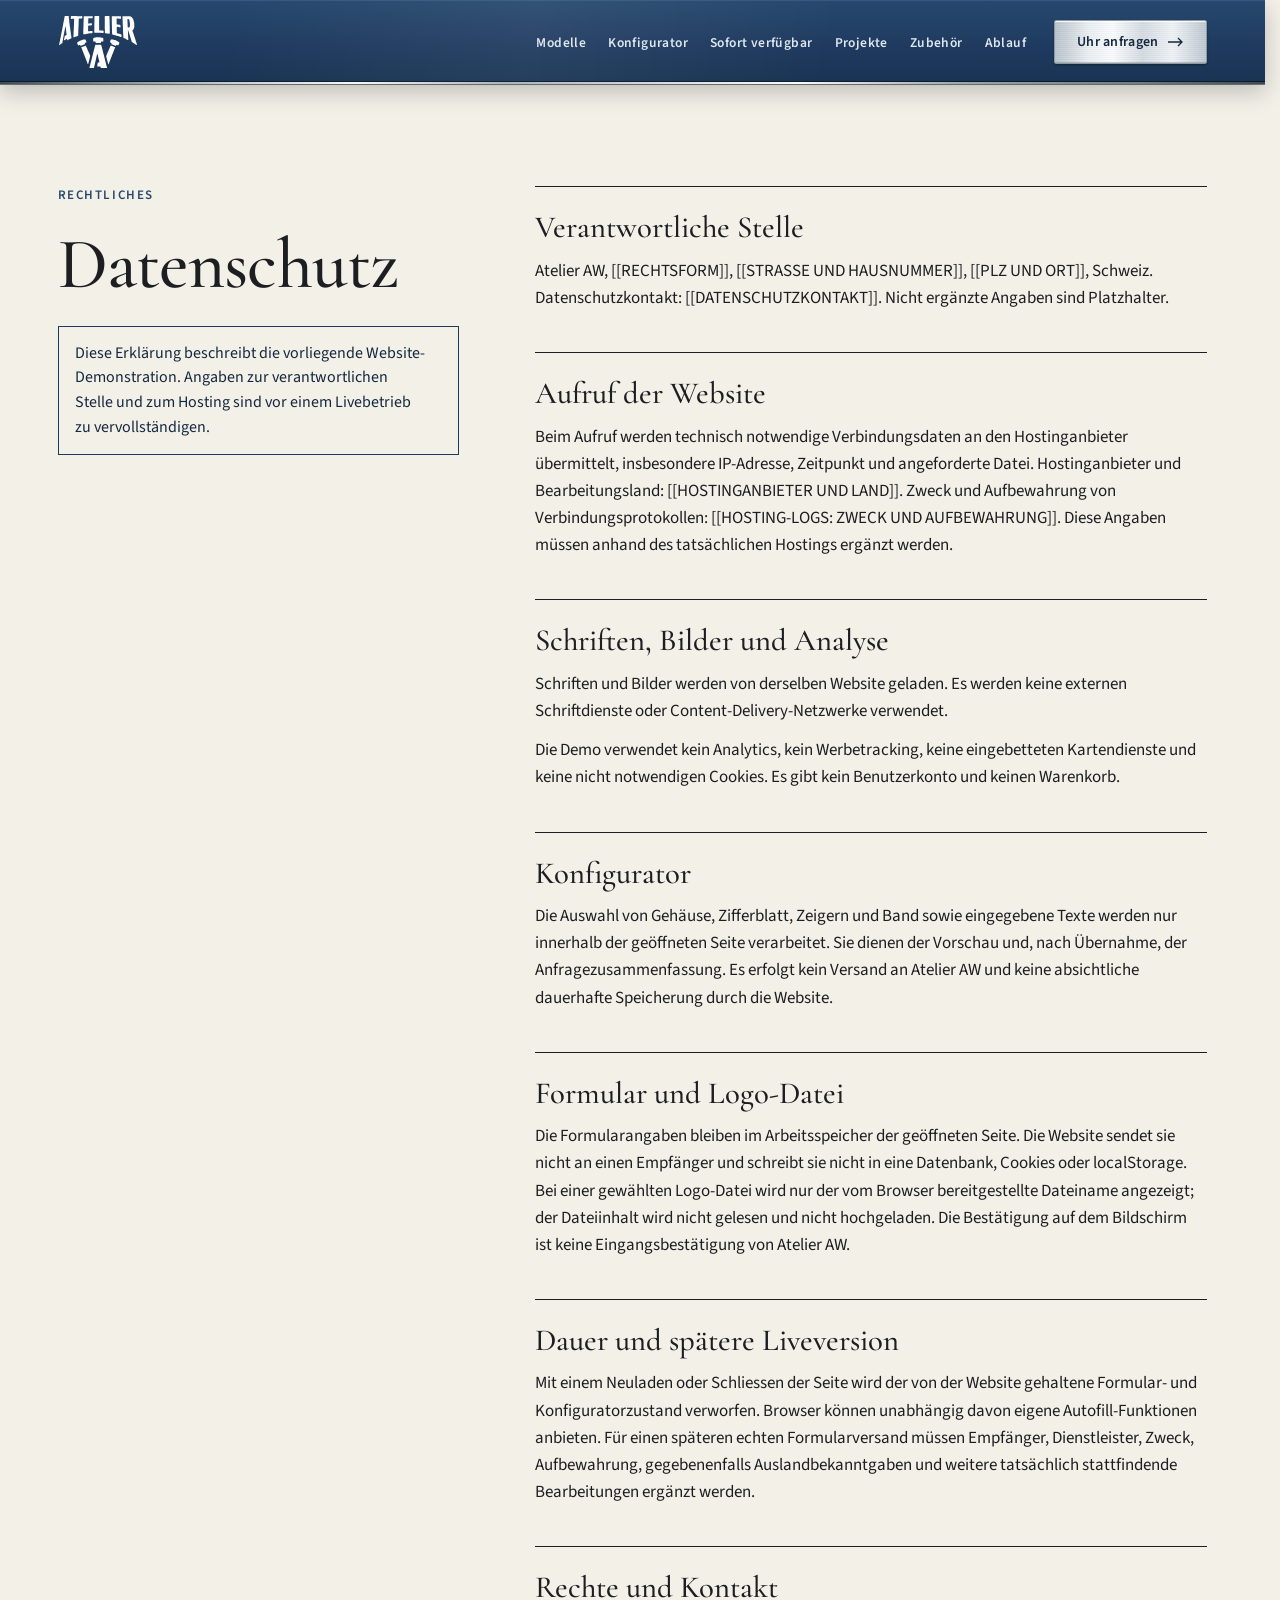
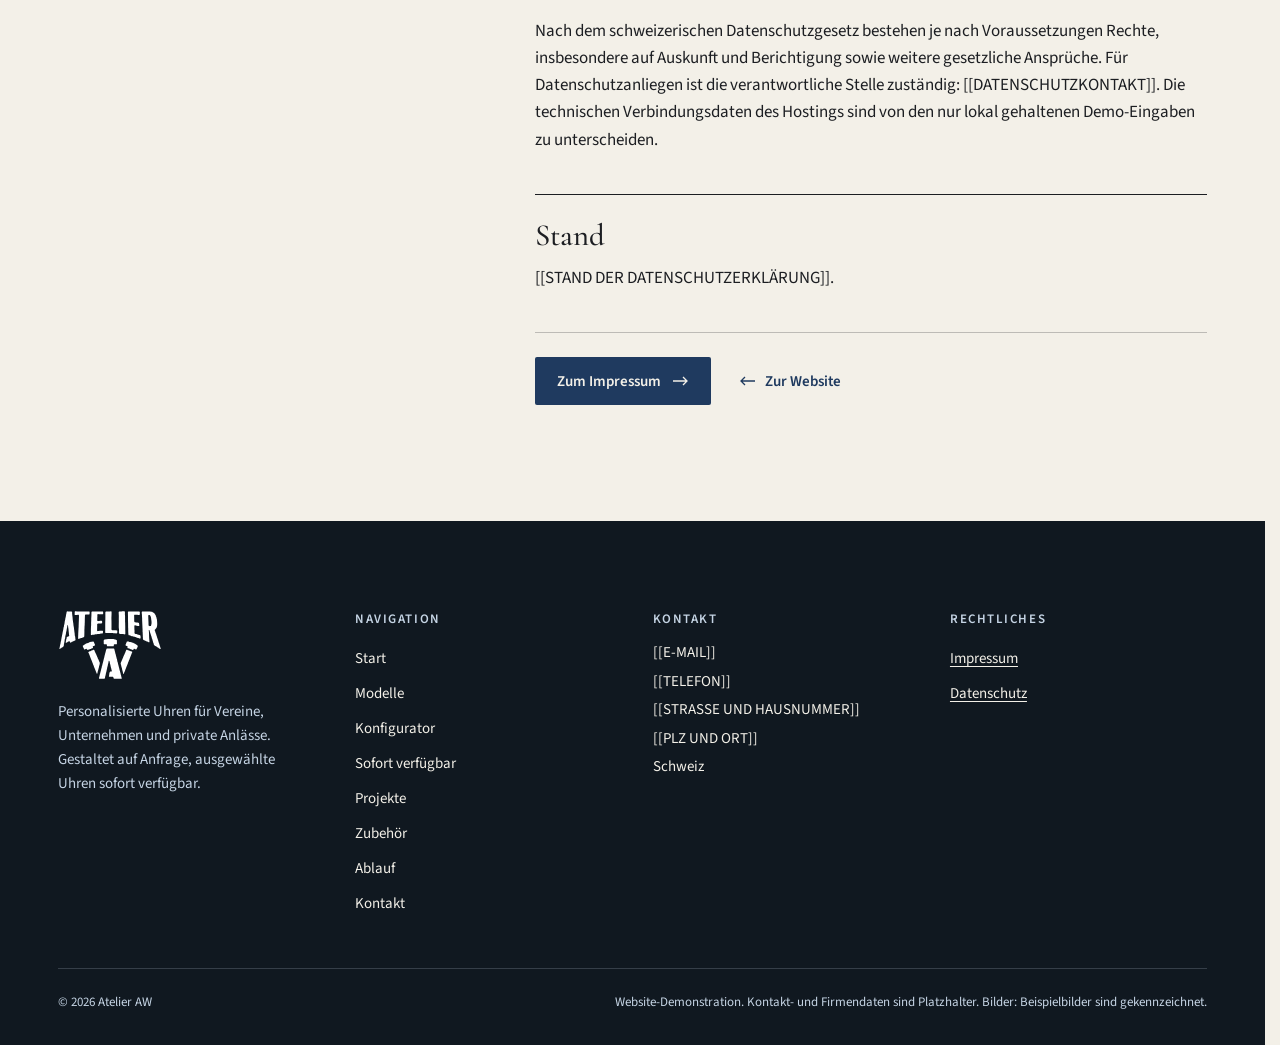
<file: datenschutz.html>
<!DOCTYPE html>
<html lang="de-CH" class="no-js">
<head>
<meta charset="utf-8">
<meta name="viewport" content="width=device-width, initial-scale=1">
<title>Datenschutz – Atelier AW</title>
<meta name="description" content="Datenschutzerklärung der Website-Demonstration von Atelier AW. Angaben zu verantwortlicher Stelle und Hosting sind Platzhalter.">
<meta name="robots" content="noindex, nofollow">
<meta name="theme-color" content="#1f3a5f">
<link rel="icon" href="assets/icons/favicon.svg" type="image/svg+xml">
<link rel="icon" href="assets/icons/favicon-32.png" type="image/png" sizes="32x32">
<link rel="apple-touch-icon" href="assets/icons/apple-touch-icon.png">
<script>
document.documentElement.className = 'js';
if (location.protocol !== 'file:') {
  ['source-sans-3-latin-400-normal', 'source-sans-3-latin-600-normal', 'cormorant-garamond-latin-500-normal'].forEach(function (f) {
    var l = document.createElement('link'); l.rel = 'preload'; l.as = 'font'; l.type = 'font/woff2';
    l.crossOrigin = 'anonymous'; l.href = 'assets/fonts/' + f + '.woff2'; document.head.appendChild(l);
  });
}
</script>
<link rel="stylesheet" href="assets/css/styles.css">
<link rel="stylesheet" href="assets/css/sections.css">
<link rel="stylesheet" href="assets/css/site.css">
</head>
<body>
<a href="#inhalt" style="position:fixed;left:16px;top:-80px;z-index:100;background:#f3f0e8;color:#14283f;padding:12px 16px;font-weight:600;transition:top 160ms" data-fc="0">Zum Inhalt</a>

<header class="hd" data-dark="">
  <div class="hd-in">
    <a class="brand" href="index.html" aria-label="Atelier AW – zur Startseite">
      <img src="assets/logo/atelier-w-logo-white.svg" alt="Atelier AW" width="80" height="54">
    </a>
    <nav class="nav-wide hd-nav" aria-label="Hauptnavigation">
      <ul class="hd-links"><li><a href="modelle.html">Modelle<span class="nav-line" aria-hidden="true"></span></a></li><li><a href="konfigurator.html">Konfigurator<span class="nav-line" aria-hidden="true"></span></a></li><li><a href="sofort-verfuegbar.html">Sofort verfügbar<span class="nav-line" aria-hidden="true"></span></a></li><li><a href="projekte.html">Projekte<span class="nav-line" aria-hidden="true"></span></a></li><li><a href="zubehoer.html">Zubehör<span class="nav-line" aria-hidden="true"></span></a></li><li><a href="ablauf.html">Ablauf<span class="nav-line" aria-hidden="true"></span></a></li></ul>
      <a class="hd-cta" href="kontakt.html"><span>Uhr anfragen</span><svg width="16" height="10" viewBox="0 0 16 10" fill="none" stroke="currentColor" stroke-width="1.3" aria-hidden="true"><path d="M0 5h14M10 1l4 4-4 4"></path></svg></a>
    </nav>
    <button class="nav-narrow hd-menu" type="button" id="menu-btn" aria-expanded="false" aria-controls="aw-menu">
      <span id="menu-label">Menü</span>
      <svg width="22" height="14" viewBox="0 0 22 14" fill="none" stroke="currentColor" stroke-width="1.3" aria-hidden="true"><path id="menu-icon" d="M0 2h22M0 7h22M0 12h22"></path></svg>
    </button>
  </div>
  <span class="hd-edge" aria-hidden="true"></span>
  <div id="aw-menu" hidden style="position:fixed;top:var(--hd);left:0;right:0;bottom:0;background:#14283f;overflow-y:auto;overscroll-behavior:contain;padding:32px clamp(20px,4.5vw,64px) calc(32px + env(safe-area-inset-bottom))">
    <nav aria-label="Mobile Navigation">
      <ul style="list-style:none;margin:0;padding:0;display:flex;flex-direction:column">
          <li style="border-bottom:1px solid rgba(197,212,228,0.18)"><a href="index.html" style="display:flex;justify-content:space-between;align-items:center;padding:18px 0;color:#f3f0e8;text-decoration:none;font-family:'Cormorant Garamond',Palatino,Georgia,serif;font-size:30px;font-weight:500">Start<svg width="16" height="10" viewBox="0 0 16 10" fill="none" stroke="currentColor" stroke-width="1.3" aria-hidden="true"><path d="M0 5h14M10 1l4 4-4 4"></path></svg></a></li><li style="border-bottom:1px solid rgba(197,212,228,0.18)"><a href="modelle.html" style="display:flex;justify-content:space-between;align-items:center;padding:18px 0;color:#f3f0e8;text-decoration:none;font-family:'Cormorant Garamond',Palatino,Georgia,serif;font-size:30px;font-weight:500">Modelle<svg width="16" height="10" viewBox="0 0 16 10" fill="none" stroke="currentColor" stroke-width="1.3" aria-hidden="true"><path d="M0 5h14M10 1l4 4-4 4"></path></svg></a></li><li style="border-bottom:1px solid rgba(197,212,228,0.18)"><a href="konfigurator.html" style="display:flex;justify-content:space-between;align-items:center;padding:18px 0;color:#f3f0e8;text-decoration:none;font-family:'Cormorant Garamond',Palatino,Georgia,serif;font-size:30px;font-weight:500">Konfigurator<svg width="16" height="10" viewBox="0 0 16 10" fill="none" stroke="currentColor" stroke-width="1.3" aria-hidden="true"><path d="M0 5h14M10 1l4 4-4 4"></path></svg></a></li><li style="border-bottom:1px solid rgba(197,212,228,0.18)"><a href="sofort-verfuegbar.html" style="display:flex;justify-content:space-between;align-items:center;padding:18px 0;color:#f3f0e8;text-decoration:none;font-family:'Cormorant Garamond',Palatino,Georgia,serif;font-size:30px;font-weight:500">Sofort verfügbar<svg width="16" height="10" viewBox="0 0 16 10" fill="none" stroke="currentColor" stroke-width="1.3" aria-hidden="true"><path d="M0 5h14M10 1l4 4-4 4"></path></svg></a></li><li style="border-bottom:1px solid rgba(197,212,228,0.18)"><a href="projekte.html" style="display:flex;justify-content:space-between;align-items:center;padding:18px 0;color:#f3f0e8;text-decoration:none;font-family:'Cormorant Garamond',Palatino,Georgia,serif;font-size:30px;font-weight:500">Projekte<svg width="16" height="10" viewBox="0 0 16 10" fill="none" stroke="currentColor" stroke-width="1.3" aria-hidden="true"><path d="M0 5h14M10 1l4 4-4 4"></path></svg></a></li><li style="border-bottom:1px solid rgba(197,212,228,0.18)"><a href="zubehoer.html" style="display:flex;justify-content:space-between;align-items:center;padding:18px 0;color:#f3f0e8;text-decoration:none;font-family:'Cormorant Garamond',Palatino,Georgia,serif;font-size:30px;font-weight:500">Zubehör<svg width="16" height="10" viewBox="0 0 16 10" fill="none" stroke="currentColor" stroke-width="1.3" aria-hidden="true"><path d="M0 5h14M10 1l4 4-4 4"></path></svg></a></li><li style="border-bottom:1px solid rgba(197,212,228,0.18)"><a href="ablauf.html" style="display:flex;justify-content:space-between;align-items:center;padding:18px 0;color:#f3f0e8;text-decoration:none;font-family:'Cormorant Garamond',Palatino,Georgia,serif;font-size:30px;font-weight:500">Ablauf<svg width="16" height="10" viewBox="0 0 16 10" fill="none" stroke="currentColor" stroke-width="1.3" aria-hidden="true"><path d="M0 5h14M10 1l4 4-4 4"></path></svg></a></li><li style="border-bottom:1px solid rgba(197,212,228,0.18)"><a href="kontakt.html" style="display:flex;justify-content:space-between;align-items:center;padding:18px 0;color:#f3f0e8;text-decoration:none;font-family:'Cormorant Garamond',Palatino,Georgia,serif;font-size:30px;font-weight:500">Kontakt<svg width="16" height="10" viewBox="0 0 16 10" fill="none" stroke="currentColor" stroke-width="1.3" aria-hidden="true"><path d="M0 5h14M10 1l4 4-4 4"></path></svg></a></li>
        </ul>
      <a href="kontakt.html" style="margin-top:32px;display:flex;justify-content:center;align-items:center;min-height:52px;background:#f3f0e8;color:#14283f;text-decoration:none;font-weight:600;font-size:16px;border-radius:2px">Uhr anfragen</a>
    </nav>
  </div>
</header>

<main id="inhalt" tabindex="-1" style="scroll-margin-top:var(--hd);outline:none;background:#f3f0e8">
  <div style="max-width:1280px;margin:0 auto;padding:clamp(56px,8vw,120px) clamp(20px,4.5vw,64px) clamp(64px,9vw,136px);display:flex;flex-wrap:wrap;gap:40px clamp(40px,6vw,96px)">
    <div style="flex:4 1 280px;min-width:0;display:flex;flex-direction:column;gap:24px">
      <p style="margin:0;font-size:13px;font-weight:600;letter-spacing:0.12em;text-transform:uppercase;color:#28496f">Rechtliches</p>
      <h1 style="margin:0;font-family:'Cormorant Garamond',Palatino,'Palatino Linotype',Georgia,serif;font-weight:500;font-size:clamp(2.75rem,5.6vw,5rem);line-height:1.02;letter-spacing:-0.01em">Datenschutz</h1>
      <p role="note" style="margin:0;max-width:30em;padding:14px 16px;border:1px solid #1f3a5f;font-size:16px;line-height:1.55;color:#14283f;text-wrap:pretty">Diese Erklärung beschreibt die vorliegende Website-Demonstration. Angaben zur verantwortlichen Stelle und zum Hosting sind vor einem Livebetrieb zu vervollständigen.</p>
    </div>

    <div style="flex:7 1 460px;min-width:0;max-width:46em;display:flex;flex-direction:column;gap:40px">
      <section aria-labelledby="h-stelle" style="border-top:1px solid #1c1e22;padding-top:24px;display:flex;flex-direction:column;gap:12px">
        <h2 id="h-stelle" style="margin:0;font-family:'Cormorant Garamond',Palatino,Georgia,serif;font-weight:500;font-size:clamp(1.65rem,2.4vw,2.1rem);line-height:1.12">Verantwortliche Stelle</h2>
        <p style="margin:0;font-size:17px;line-height:1.6;overflow-wrap:anywhere;text-wrap:pretty">Atelier AW, [[RECHTSFORM]], [[STRASSE UND HAUSNUMMER]], [[PLZ UND ORT]], Schweiz. Datenschutzkontakt: [[DATENSCHUTZKONTAKT]]. Nicht ergänzte Angaben sind Platzhalter.</p>
      </section>

      <section aria-labelledby="h-aufruf" style="border-top:1px solid #1c1e22;padding-top:24px;display:flex;flex-direction:column;gap:12px">
        <h2 id="h-aufruf" style="margin:0;font-family:'Cormorant Garamond',Palatino,Georgia,serif;font-weight:500;font-size:clamp(1.65rem,2.4vw,2.1rem);line-height:1.12">Aufruf der Website</h2>
        <p style="margin:0;font-size:17px;line-height:1.6;overflow-wrap:anywhere;text-wrap:pretty">Beim Aufruf werden technisch notwendige Verbindungsdaten an den Hostinganbieter übermittelt, insbesondere IP-Adresse, Zeitpunkt und angeforderte Datei. Hostinganbieter und Bearbeitungsland: [[HOSTINGANBIETER UND LAND]]. Zweck und Aufbewahrung von Verbindungsprotokollen: [[HOSTING-LOGS: ZWECK UND AUFBEWAHRUNG]]. Diese Angaben müssen anhand des tatsächlichen Hostings ergänzt werden.</p>
      </section>

      <section aria-labelledby="h-schriften" style="border-top:1px solid #1c1e22;padding-top:24px;display:flex;flex-direction:column;gap:12px">
        <h2 id="h-schriften" style="margin:0;font-family:'Cormorant Garamond',Palatino,Georgia,serif;font-weight:500;font-size:clamp(1.65rem,2.4vw,2.1rem);line-height:1.12">Schriften, Bilder und Analyse</h2>
        <p style="margin:0;font-size:17px;line-height:1.6;text-wrap:pretty">Schriften und Bilder werden von derselben Website geladen. Es werden keine externen Schriftdienste oder Content-Delivery-Netzwerke verwendet.</p>
        <p style="margin:0;font-size:17px;line-height:1.6;text-wrap:pretty">Die Demo verwendet kein Analytics, kein Werbetracking, keine eingebetteten Kartendienste und keine nicht notwendigen Cookies. Es gibt kein Benutzerkonto und keinen Warenkorb.</p>
      </section>

      <section aria-labelledby="h-konfigurator" style="border-top:1px solid #1c1e22;padding-top:24px;display:flex;flex-direction:column;gap:12px">
        <h2 id="h-konfigurator" style="margin:0;font-family:'Cormorant Garamond',Palatino,Georgia,serif;font-weight:500;font-size:clamp(1.65rem,2.4vw,2.1rem);line-height:1.12">Konfigurator</h2>
        <p style="margin:0;font-size:17px;line-height:1.6;text-wrap:pretty">Die Auswahl von Gehäuse, Zifferblatt, Zeigern und Band sowie eingegebene Texte werden nur innerhalb der geöffneten Seite verarbeitet. Sie dienen der Vorschau und, nach Übernahme, der Anfragezusammenfassung. Es erfolgt kein Versand an Atelier AW und keine absichtliche dauerhafte Speicherung durch die Website.</p>
      </section>

      <section aria-labelledby="h-formular" style="border-top:1px solid #1c1e22;padding-top:24px;display:flex;flex-direction:column;gap:12px">
        <h2 id="h-formular" style="margin:0;font-family:'Cormorant Garamond',Palatino,Georgia,serif;font-weight:500;font-size:clamp(1.65rem,2.4vw,2.1rem);line-height:1.12">Formular und Logo-Datei</h2>
        <p style="margin:0;font-size:17px;line-height:1.6;text-wrap:pretty">Die Formularangaben bleiben im Arbeitsspeicher der geöffneten Seite. Die Website sendet sie nicht an einen Empfänger und schreibt sie nicht in eine Datenbank, Cookies oder localStorage. Bei einer gewählten Logo-Datei wird nur der vom Browser bereitgestellte Dateiname angezeigt; der Dateiinhalt wird nicht gelesen und nicht hochgeladen. Die Bestätigung auf dem Bildschirm ist keine Eingangsbestätigung von Atelier AW.</p>
      </section>

      <section aria-labelledby="h-dauer" style="border-top:1px solid #1c1e22;padding-top:24px;display:flex;flex-direction:column;gap:12px">
        <h2 id="h-dauer" style="margin:0;font-family:'Cormorant Garamond',Palatino,Georgia,serif;font-weight:500;font-size:clamp(1.65rem,2.4vw,2.1rem);line-height:1.12">Dauer und spätere Liveversion</h2>
        <p style="margin:0;font-size:17px;line-height:1.6;text-wrap:pretty">Mit einem Neuladen oder Schliessen der Seite wird der von der Website gehaltene Formular- und Konfiguratorzustand verworfen. Browser können unabhängig davon eigene Autofill-Funktionen anbieten. Für einen späteren echten Formularversand müssen Empfänger, Dienstleister, Zweck, Aufbewahrung, gegebenenfalls Auslandbekanntgaben und weitere tatsächlich stattfindende Bearbeitungen ergänzt werden.</p>
      </section>

      <section aria-labelledby="h-rechte" style="border-top:1px solid #1c1e22;padding-top:24px;display:flex;flex-direction:column;gap:12px">
        <h2 id="h-rechte" style="margin:0;font-family:'Cormorant Garamond',Palatino,Georgia,serif;font-weight:500;font-size:clamp(1.65rem,2.4vw,2.1rem);line-height:1.12">Rechte und Kontakt</h2>
        <p style="margin:0;font-size:17px;line-height:1.6;overflow-wrap:anywhere;text-wrap:pretty">Nach dem schweizerischen Datenschutzgesetz bestehen je nach Voraussetzungen Rechte, insbesondere auf Auskunft und Berichtigung sowie weitere gesetzliche Ansprüche. Für Datenschutzanliegen ist die verantwortliche Stelle zuständig: [[DATENSCHUTZKONTAKT]]. Die technischen Verbindungsdaten des Hostings sind von den nur lokal gehaltenen Demo-Eingaben zu unterscheiden.</p>
      </section>

      <section aria-labelledby="h-stand" style="border-top:1px solid #1c1e22;padding-top:24px;display:flex;flex-direction:column;gap:12px">
        <h2 id="h-stand" style="margin:0;font-family:'Cormorant Garamond',Palatino,Georgia,serif;font-weight:500;font-size:clamp(1.65rem,2.4vw,2.1rem);line-height:1.12">Stand</h2>
        <p style="margin:0;font-size:17px;line-height:1.6;overflow-wrap:anywhere">[[STAND DER DATENSCHUTZERKLÄRUNG]].</p>
      </section>

      <div style="border-top:1px solid rgba(28,30,34,0.25);padding-top:24px;display:flex;flex-wrap:wrap;gap:12px 24px">
        <a href="impressum.html" style="display:inline-flex;align-items:center;gap:12px;min-height:48px;padding:0 22px;background:#1f3a5f;color:#f3f0e8;text-decoration:none;font-weight:600;font-size:15px;border-radius:2px;transition:background 200ms,gap 200ms" data-hv="3">Zum Impressum<svg width="16" height="10" viewBox="0 0 16 10" fill="none" stroke="currentColor" stroke-width="1.3" aria-hidden="true"><path d="M0 5h14M10 1l4 4-4 4"></path></svg></a>
        <a href="index.html" style="display:inline-flex;align-items:center;gap:10px;min-height:48px;padding:0 4px;color:#1f3a5f;text-decoration:none;font-weight:600;font-size:15px;transition:gap 200ms" data-hv="12"><svg width="16" height="10" viewBox="0 0 16 10" fill="none" stroke="currentColor" stroke-width="1.3" aria-hidden="true"><path d="M16 5H2M6 1L2 5l4 4"></path></svg>Zur Website</a>
      </div>
    </div>
  </div>
</main>

<footer id="aw-footer" data-dark="" style="background:#101820;color:#f3f0e8">
  <div style="max-width:1280px;margin:0 auto;padding:clamp(56px,7vw,96px) clamp(20px,4.5vw,64px) calc(32px + env(safe-area-inset-bottom));display:flex;flex-direction:column;gap:48px">
    <div style="display:grid;grid-template-columns:repeat(auto-fit,minmax(min(100%,240px),1fr));gap:40px">
      <div style="display:flex;flex-direction:column;gap:20px">
        <img src="assets/logo/atelier-w-logo-white.svg" alt="Atelier AW" width="104" height="70" style="display:block;height:70px;width:auto;align-self:flex-start">
        <p style="margin:0;font-size:15px;line-height:1.6;color:#c5d4e4;max-width:24em">Personalisierte Uhren für Vereine, Unternehmen und private Anlässe. Gestaltet auf Anfrage, ausgewählte Uhren sofort verfügbar.</p>
      </div>
      <nav aria-label="Fusszeile">
        <p style="margin:0 0 14px;font-size:13px;font-weight:600;letter-spacing:0.12em;text-transform:uppercase;color:#c5d4e4">Navigation</p>
        <ul style="list-style:none;margin:0;padding:0;display:flex;flex-direction:column;gap:2px">
          <li><a href="index.html" style="display:inline-block;padding:6px 0;color:#f3f0e8;text-decoration:none;font-size:15px" data-hv="11">Start</a></li>
          <li><a href="modelle.html" style="display:inline-block;padding:6px 0;color:#f3f0e8;text-decoration:none;font-size:15px" data-hv="11">Modelle</a></li>
          <li><a href="konfigurator.html" style="display:inline-block;padding:6px 0;color:#f3f0e8;text-decoration:none;font-size:15px" data-hv="11">Konfigurator</a></li>
          <li><a href="sofort-verfuegbar.html" style="display:inline-block;padding:6px 0;color:#f3f0e8;text-decoration:none;font-size:15px" data-hv="11">Sofort verfügbar</a></li>
          <li><a href="projekte.html" style="display:inline-block;padding:6px 0;color:#f3f0e8;text-decoration:none;font-size:15px" data-hv="11">Projekte</a></li>
          <li><a href="zubehoer.html" style="display:inline-block;padding:6px 0;color:#f3f0e8;text-decoration:none;font-size:15px" data-hv="11">Zubehör</a></li>
          <li><a href="ablauf.html" style="display:inline-block;padding:6px 0;color:#f3f0e8;text-decoration:none;font-size:15px" data-hv="11">Ablauf</a></li>
          <li><a href="kontakt.html" style="display:inline-block;padding:6px 0;color:#f3f0e8;text-decoration:none;font-size:15px" data-hv="11">Kontakt</a></li>
        </ul>
      </nav>
      <div>
        <p style="margin:0 0 14px;font-size:13px;font-weight:600;letter-spacing:0.12em;text-transform:uppercase;color:#c5d4e4">Kontakt</p>
        <address style="font-style:normal;display:flex;flex-direction:column;gap:6px;font-size:15px;line-height:1.5;overflow-wrap:anywhere">
          <span>[[E-MAIL]]</span><span>[[TELEFON]]</span><span>[[STRASSE UND HAUSNUMMER]]</span><span>[[PLZ UND ORT]]</span><span>Schweiz</span>
        </address>
      </div>
      <div>
        <p style="margin:0 0 14px;font-size:13px;font-weight:600;letter-spacing:0.12em;text-transform:uppercase;color:#c5d4e4">Rechtliches</p>
        <ul style="list-style:none;margin:0;padding:0;display:flex;flex-direction:column;gap:2px">
          <li><a href="impressum.html" style="display:inline-block;padding:6px 0;color:#f3f0e8;font-size:15px" data-hv="11">Impressum</a></li>
          <li><a href="datenschutz.html" style="display:inline-block;padding:6px 0;color:#f3f0e8;font-size:15px" data-hv="11">Datenschutz</a></li>
        </ul>
      </div>
    </div>
    <div style="border-top:1px solid rgba(197,212,228,0.2);padding-top:24px;display:flex;flex-wrap:wrap;justify-content:space-between;gap:12px;font-size:13px;line-height:1.5;color:#c5d4e4">
      <span>© <span data-year>2026</span> Atelier AW</span>
      <span style="max-width:52em">Website-Demonstration. Kontakt- und Firmendaten sind Platzhalter. Bilder: Beispielbilder sind gekennzeichnet.</span>
    </div>
  </div>
</footer>
<script src="assets/js/app.js" defer></script>
</body>
</html>
</file>
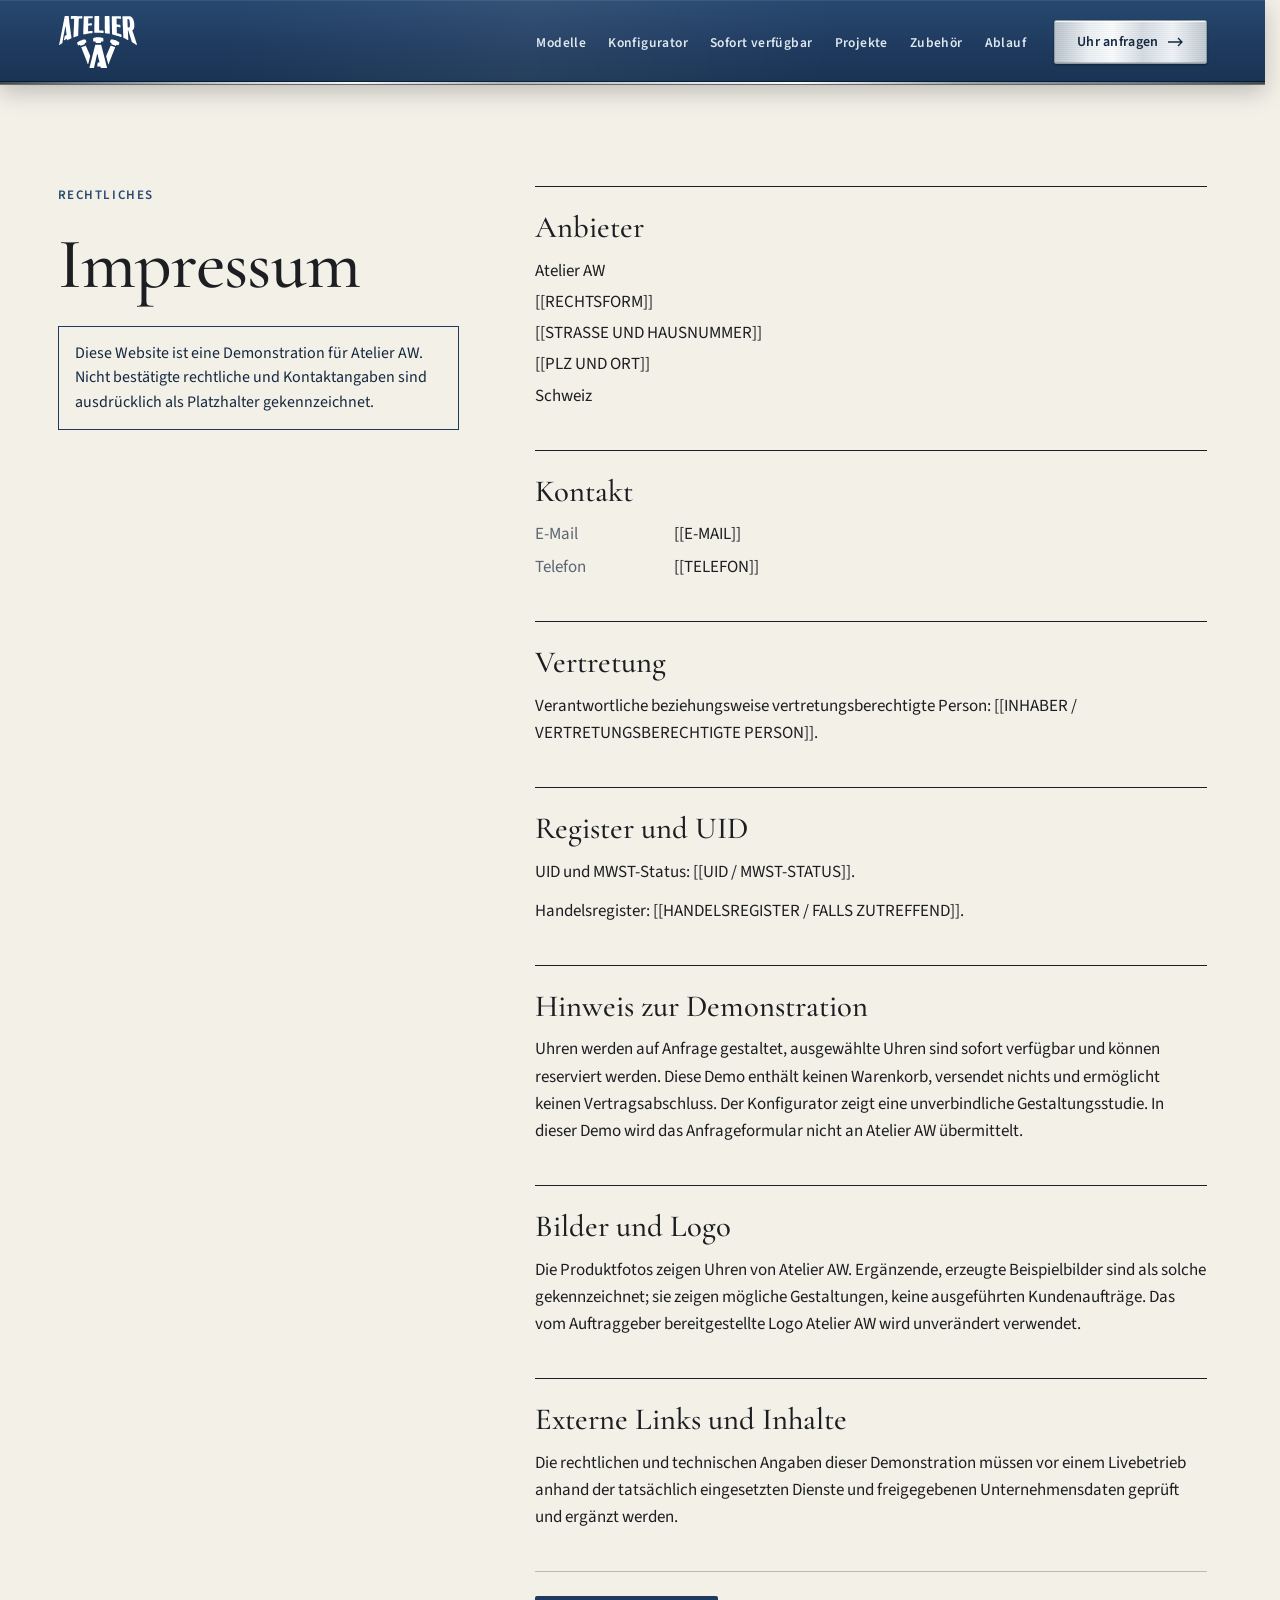
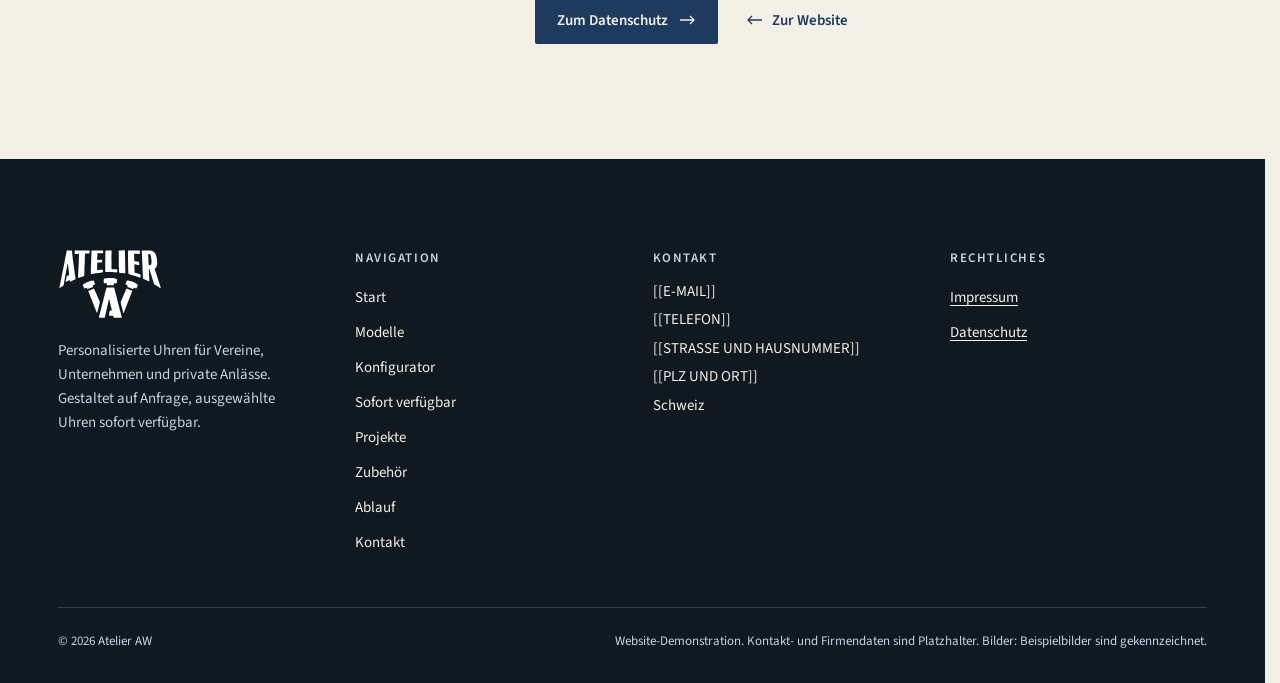
<file: impressum.html>
<!DOCTYPE html>
<html lang="de-CH" class="no-js">
<head>
<meta charset="utf-8">
<meta name="viewport" content="width=device-width, initial-scale=1">
<title>Impressum – Atelier AW</title>
<meta name="description" content="Impressum der Website-Demonstration von Atelier AW. Nicht bestätigte Angaben sind als Platzhalter gekennzeichnet.">
<meta name="robots" content="noindex, nofollow">
<meta name="theme-color" content="#1f3a5f">
<link rel="icon" href="assets/icons/favicon.svg" type="image/svg+xml">
<link rel="icon" href="assets/icons/favicon-32.png" type="image/png" sizes="32x32">
<link rel="apple-touch-icon" href="assets/icons/apple-touch-icon.png">
<script>
document.documentElement.className = 'js';
if (location.protocol !== 'file:') {
  ['source-sans-3-latin-400-normal', 'source-sans-3-latin-600-normal', 'cormorant-garamond-latin-500-normal'].forEach(function (f) {
    var l = document.createElement('link'); l.rel = 'preload'; l.as = 'font'; l.type = 'font/woff2';
    l.crossOrigin = 'anonymous'; l.href = 'assets/fonts/' + f + '.woff2'; document.head.appendChild(l);
  });
}
</script>
<link rel="stylesheet" href="assets/css/styles.css">
<link rel="stylesheet" href="assets/css/sections.css">
<link rel="stylesheet" href="assets/css/site.css">
</head>
<body>
<a href="#inhalt" style="position:fixed;left:16px;top:-80px;z-index:100;background:#f3f0e8;color:#14283f;padding:12px 16px;font-weight:600;transition:top 160ms" data-fc="0">Zum Inhalt</a>

<header class="hd" data-dark="">
  <div class="hd-in">
    <a class="brand" href="index.html" aria-label="Atelier AW – zur Startseite">
      <img src="assets/logo/atelier-w-logo-white.svg" alt="Atelier AW" width="80" height="54">
    </a>
    <nav class="nav-wide hd-nav" aria-label="Hauptnavigation">
      <ul class="hd-links"><li><a href="modelle.html">Modelle<span class="nav-line" aria-hidden="true"></span></a></li><li><a href="konfigurator.html">Konfigurator<span class="nav-line" aria-hidden="true"></span></a></li><li><a href="sofort-verfuegbar.html">Sofort verfügbar<span class="nav-line" aria-hidden="true"></span></a></li><li><a href="projekte.html">Projekte<span class="nav-line" aria-hidden="true"></span></a></li><li><a href="zubehoer.html">Zubehör<span class="nav-line" aria-hidden="true"></span></a></li><li><a href="ablauf.html">Ablauf<span class="nav-line" aria-hidden="true"></span></a></li></ul>
      <a class="hd-cta" href="kontakt.html"><span>Uhr anfragen</span><svg width="16" height="10" viewBox="0 0 16 10" fill="none" stroke="currentColor" stroke-width="1.3" aria-hidden="true"><path d="M0 5h14M10 1l4 4-4 4"></path></svg></a>
    </nav>
    <button class="nav-narrow hd-menu" type="button" id="menu-btn" aria-expanded="false" aria-controls="aw-menu">
      <span id="menu-label">Menü</span>
      <svg width="22" height="14" viewBox="0 0 22 14" fill="none" stroke="currentColor" stroke-width="1.3" aria-hidden="true"><path id="menu-icon" d="M0 2h22M0 7h22M0 12h22"></path></svg>
    </button>
  </div>
  <span class="hd-edge" aria-hidden="true"></span>
  <div id="aw-menu" hidden style="position:fixed;top:var(--hd);left:0;right:0;bottom:0;background:#14283f;overflow-y:auto;overscroll-behavior:contain;padding:32px clamp(20px,4.5vw,64px) calc(32px + env(safe-area-inset-bottom))">
    <nav aria-label="Mobile Navigation">
      <ul style="list-style:none;margin:0;padding:0;display:flex;flex-direction:column">
          <li style="border-bottom:1px solid rgba(197,212,228,0.18)"><a href="index.html" style="display:flex;justify-content:space-between;align-items:center;padding:18px 0;color:#f3f0e8;text-decoration:none;font-family:'Cormorant Garamond',Palatino,Georgia,serif;font-size:30px;font-weight:500">Start<svg width="16" height="10" viewBox="0 0 16 10" fill="none" stroke="currentColor" stroke-width="1.3" aria-hidden="true"><path d="M0 5h14M10 1l4 4-4 4"></path></svg></a></li><li style="border-bottom:1px solid rgba(197,212,228,0.18)"><a href="modelle.html" style="display:flex;justify-content:space-between;align-items:center;padding:18px 0;color:#f3f0e8;text-decoration:none;font-family:'Cormorant Garamond',Palatino,Georgia,serif;font-size:30px;font-weight:500">Modelle<svg width="16" height="10" viewBox="0 0 16 10" fill="none" stroke="currentColor" stroke-width="1.3" aria-hidden="true"><path d="M0 5h14M10 1l4 4-4 4"></path></svg></a></li><li style="border-bottom:1px solid rgba(197,212,228,0.18)"><a href="konfigurator.html" style="display:flex;justify-content:space-between;align-items:center;padding:18px 0;color:#f3f0e8;text-decoration:none;font-family:'Cormorant Garamond',Palatino,Georgia,serif;font-size:30px;font-weight:500">Konfigurator<svg width="16" height="10" viewBox="0 0 16 10" fill="none" stroke="currentColor" stroke-width="1.3" aria-hidden="true"><path d="M0 5h14M10 1l4 4-4 4"></path></svg></a></li><li style="border-bottom:1px solid rgba(197,212,228,0.18)"><a href="sofort-verfuegbar.html" style="display:flex;justify-content:space-between;align-items:center;padding:18px 0;color:#f3f0e8;text-decoration:none;font-family:'Cormorant Garamond',Palatino,Georgia,serif;font-size:30px;font-weight:500">Sofort verfügbar<svg width="16" height="10" viewBox="0 0 16 10" fill="none" stroke="currentColor" stroke-width="1.3" aria-hidden="true"><path d="M0 5h14M10 1l4 4-4 4"></path></svg></a></li><li style="border-bottom:1px solid rgba(197,212,228,0.18)"><a href="projekte.html" style="display:flex;justify-content:space-between;align-items:center;padding:18px 0;color:#f3f0e8;text-decoration:none;font-family:'Cormorant Garamond',Palatino,Georgia,serif;font-size:30px;font-weight:500">Projekte<svg width="16" height="10" viewBox="0 0 16 10" fill="none" stroke="currentColor" stroke-width="1.3" aria-hidden="true"><path d="M0 5h14M10 1l4 4-4 4"></path></svg></a></li><li style="border-bottom:1px solid rgba(197,212,228,0.18)"><a href="zubehoer.html" style="display:flex;justify-content:space-between;align-items:center;padding:18px 0;color:#f3f0e8;text-decoration:none;font-family:'Cormorant Garamond',Palatino,Georgia,serif;font-size:30px;font-weight:500">Zubehör<svg width="16" height="10" viewBox="0 0 16 10" fill="none" stroke="currentColor" stroke-width="1.3" aria-hidden="true"><path d="M0 5h14M10 1l4 4-4 4"></path></svg></a></li><li style="border-bottom:1px solid rgba(197,212,228,0.18)"><a href="ablauf.html" style="display:flex;justify-content:space-between;align-items:center;padding:18px 0;color:#f3f0e8;text-decoration:none;font-family:'Cormorant Garamond',Palatino,Georgia,serif;font-size:30px;font-weight:500">Ablauf<svg width="16" height="10" viewBox="0 0 16 10" fill="none" stroke="currentColor" stroke-width="1.3" aria-hidden="true"><path d="M0 5h14M10 1l4 4-4 4"></path></svg></a></li><li style="border-bottom:1px solid rgba(197,212,228,0.18)"><a href="kontakt.html" style="display:flex;justify-content:space-between;align-items:center;padding:18px 0;color:#f3f0e8;text-decoration:none;font-family:'Cormorant Garamond',Palatino,Georgia,serif;font-size:30px;font-weight:500">Kontakt<svg width="16" height="10" viewBox="0 0 16 10" fill="none" stroke="currentColor" stroke-width="1.3" aria-hidden="true"><path d="M0 5h14M10 1l4 4-4 4"></path></svg></a></li>
        </ul>
      <a href="kontakt.html" style="margin-top:32px;display:flex;justify-content:center;align-items:center;min-height:52px;background:#f3f0e8;color:#14283f;text-decoration:none;font-weight:600;font-size:16px;border-radius:2px">Uhr anfragen</a>
    </nav>
  </div>
</header>

<main id="inhalt" tabindex="-1" style="scroll-margin-top:var(--hd);outline:none;background:#f3f0e8">
  <div style="max-width:1280px;margin:0 auto;padding:clamp(56px,8vw,120px) clamp(20px,4.5vw,64px) clamp(64px,9vw,136px);display:flex;flex-wrap:wrap;gap:40px clamp(40px,6vw,96px)">
    <div style="flex:4 1 280px;min-width:0;display:flex;flex-direction:column;gap:24px">
      <p style="margin:0;font-size:13px;font-weight:600;letter-spacing:0.12em;text-transform:uppercase;color:#28496f">Rechtliches</p>
      <h1 style="margin:0;font-family:'Cormorant Garamond',Palatino,'Palatino Linotype',Georgia,serif;font-weight:500;font-size:clamp(2.75rem,5.6vw,5rem);line-height:1.02;letter-spacing:-0.01em">Impressum</h1>
      <p role="note" style="margin:0;max-width:30em;padding:14px 16px;border:1px solid #1f3a5f;font-size:16px;line-height:1.55;color:#14283f;text-wrap:pretty">Diese Website ist eine Demonstration für Atelier AW. Nicht bestätigte rechtliche und Kontaktangaben sind ausdrücklich als Platzhalter gekennzeichnet.</p>
    </div>

    <div style="flex:7 1 460px;min-width:0;max-width:46em;display:flex;flex-direction:column;gap:40px">
      <section aria-labelledby="h-anbieter" style="border-top:1px solid #1c1e22;padding-top:24px;display:flex;flex-direction:column;gap:12px">
        <h2 id="h-anbieter" style="margin:0;font-family:'Cormorant Garamond',Palatino,Georgia,serif;font-weight:500;font-size:clamp(1.65rem,2.4vw,2.1rem);line-height:1.12">Anbieter</h2>
        <address style="font-style:normal;display:flex;flex-direction:column;gap:4px;font-size:17px;line-height:1.6;overflow-wrap:anywhere">
          <span>Atelier AW</span><span>[[RECHTSFORM]]</span><span>[[STRASSE UND HAUSNUMMER]]</span><span>[[PLZ UND ORT]]</span><span>Schweiz</span>
        </address>
      </section>

      <section aria-labelledby="h-kontakt" style="border-top:1px solid #1c1e22;padding-top:24px;display:flex;flex-direction:column;gap:12px">
        <h2 id="h-kontakt" style="margin:0;font-family:'Cormorant Garamond',Palatino,Georgia,serif;font-weight:500;font-size:clamp(1.65rem,2.4vw,2.1rem);line-height:1.12">Kontakt</h2>
        <dl style="margin:0;display:grid;grid-template-columns:minmax(0,7em) minmax(0,1fr);gap:6px 20px;font-size:17px;line-height:1.6">
          <dt style="color:#5c6570">E-Mail</dt><dd style="margin:0;overflow-wrap:anywhere">[[E-MAIL]]</dd>
          <dt style="color:#5c6570">Telefon</dt><dd style="margin:0;overflow-wrap:anywhere">[[TELEFON]]</dd>
        </dl>
      </section>

      <section aria-labelledby="h-vertretung" style="border-top:1px solid #1c1e22;padding-top:24px;display:flex;flex-direction:column;gap:12px">
        <h2 id="h-vertretung" style="margin:0;font-family:'Cormorant Garamond',Palatino,Georgia,serif;font-weight:500;font-size:clamp(1.65rem,2.4vw,2.1rem);line-height:1.12">Vertretung</h2>
        <p style="margin:0;font-size:17px;line-height:1.6;overflow-wrap:anywhere;text-wrap:pretty">Verantwortliche beziehungsweise vertretungsberechtigte Person: [[INHABER / VERTRETUNGSBERECHTIGTE PERSON]].</p>
      </section>

      <section aria-labelledby="h-register" style="border-top:1px solid #1c1e22;padding-top:24px;display:flex;flex-direction:column;gap:12px">
        <h2 id="h-register" style="margin:0;font-family:'Cormorant Garamond',Palatino,Georgia,serif;font-weight:500;font-size:clamp(1.65rem,2.4vw,2.1rem);line-height:1.12">Register und UID</h2>
        <p style="margin:0;font-size:17px;line-height:1.6;overflow-wrap:anywhere">UID und MWST-Status: [[UID / MWST-STATUS]].</p>
        <p style="margin:0;font-size:17px;line-height:1.6;overflow-wrap:anywhere">Handelsregister: [[HANDELSREGISTER / FALLS ZUTREFFEND]].</p>
      </section>

      <section aria-labelledby="h-demo" style="border-top:1px solid #1c1e22;padding-top:24px;display:flex;flex-direction:column;gap:12px">
        <h2 id="h-demo" style="margin:0;font-family:'Cormorant Garamond',Palatino,Georgia,serif;font-weight:500;font-size:clamp(1.65rem,2.4vw,2.1rem);line-height:1.12">Hinweis zur Demonstration</h2>
        <p style="margin:0;font-size:17px;line-height:1.6;color:#1c1e22;text-wrap:pretty">Uhren werden auf Anfrage gestaltet, ausgewählte Uhren sind sofort verfügbar und können reserviert werden. Diese Demo enthält keinen Warenkorb, versendet nichts und ermöglicht keinen Vertragsabschluss. Der Konfigurator zeigt eine unverbindliche Gestaltungsstudie. In dieser Demo wird das Anfrageformular nicht an Atelier AW übermittelt.</p>
      </section>

      <section aria-labelledby="h-bilder" style="border-top:1px solid #1c1e22;padding-top:24px;display:flex;flex-direction:column;gap:12px">
        <h2 id="h-bilder" style="margin:0;font-family:'Cormorant Garamond',Palatino,Georgia,serif;font-weight:500;font-size:clamp(1.65rem,2.4vw,2.1rem);line-height:1.12">Bilder und Logo</h2>
        <p style="margin:0;font-size:17px;line-height:1.6;color:#1c1e22;text-wrap:pretty">Die Produktfotos zeigen Uhren von Atelier AW. Ergänzende, erzeugte Beispielbilder sind als solche gekennzeichnet; sie zeigen mögliche Gestaltungen, keine ausgeführten Kundenaufträge. Das vom Auftraggeber bereitgestellte Logo Atelier AW wird unverändert verwendet.</p>
      </section>

      <section aria-labelledby="h-extern" style="border-top:1px solid #1c1e22;padding-top:24px;display:flex;flex-direction:column;gap:12px">
        <h2 id="h-extern" style="margin:0;font-family:'Cormorant Garamond',Palatino,Georgia,serif;font-weight:500;font-size:clamp(1.65rem,2.4vw,2.1rem);line-height:1.12">Externe Links und Inhalte</h2>
        <p style="margin:0;font-size:17px;line-height:1.6;color:#1c1e22;text-wrap:pretty">Die rechtlichen und technischen Angaben dieser Demonstration müssen vor einem Livebetrieb anhand der tatsächlich eingesetzten Dienste und freigegebenen Unternehmensdaten geprüft und ergänzt werden.</p>
      </section>

      <div style="border-top:1px solid rgba(28,30,34,0.25);padding-top:24px;display:flex;flex-wrap:wrap;gap:12px 24px">
        <a href="datenschutz.html" style="display:inline-flex;align-items:center;gap:12px;min-height:48px;padding:0 22px;background:#1f3a5f;color:#f3f0e8;text-decoration:none;font-weight:600;font-size:15px;border-radius:2px;transition:background 200ms,gap 200ms" data-hv="3">Zum Datenschutz<svg width="16" height="10" viewBox="0 0 16 10" fill="none" stroke="currentColor" stroke-width="1.3" aria-hidden="true"><path d="M0 5h14M10 1l4 4-4 4"></path></svg></a>
        <a href="index.html" style="display:inline-flex;align-items:center;gap:10px;min-height:48px;padding:0 4px;color:#1f3a5f;text-decoration:none;font-weight:600;font-size:15px;transition:gap 200ms" data-hv="12"><svg width="16" height="10" viewBox="0 0 16 10" fill="none" stroke="currentColor" stroke-width="1.3" aria-hidden="true"><path d="M16 5H2M6 1L2 5l4 4"></path></svg>Zur Website</a>
      </div>
    </div>
  </div>
</main>

<footer id="aw-footer" data-dark="" style="background:#101820;color:#f3f0e8">
  <div style="max-width:1280px;margin:0 auto;padding:clamp(56px,7vw,96px) clamp(20px,4.5vw,64px) calc(32px + env(safe-area-inset-bottom));display:flex;flex-direction:column;gap:48px">
    <div style="display:grid;grid-template-columns:repeat(auto-fit,minmax(min(100%,240px),1fr));gap:40px">
      <div style="display:flex;flex-direction:column;gap:20px">
        <img src="assets/logo/atelier-w-logo-white.svg" alt="Atelier AW" width="104" height="70" style="display:block;height:70px;width:auto;align-self:flex-start">
        <p style="margin:0;font-size:15px;line-height:1.6;color:#c5d4e4;max-width:24em">Personalisierte Uhren für Vereine, Unternehmen und private Anlässe. Gestaltet auf Anfrage, ausgewählte Uhren sofort verfügbar.</p>
      </div>
      <nav aria-label="Fusszeile">
        <p style="margin:0 0 14px;font-size:13px;font-weight:600;letter-spacing:0.12em;text-transform:uppercase;color:#c5d4e4">Navigation</p>
        <ul style="list-style:none;margin:0;padding:0;display:flex;flex-direction:column;gap:2px">
          <li><a href="index.html" style="display:inline-block;padding:6px 0;color:#f3f0e8;text-decoration:none;font-size:15px" data-hv="11">Start</a></li>
          <li><a href="modelle.html" style="display:inline-block;padding:6px 0;color:#f3f0e8;text-decoration:none;font-size:15px" data-hv="11">Modelle</a></li>
          <li><a href="konfigurator.html" style="display:inline-block;padding:6px 0;color:#f3f0e8;text-decoration:none;font-size:15px" data-hv="11">Konfigurator</a></li>
          <li><a href="sofort-verfuegbar.html" style="display:inline-block;padding:6px 0;color:#f3f0e8;text-decoration:none;font-size:15px" data-hv="11">Sofort verfügbar</a></li>
          <li><a href="projekte.html" style="display:inline-block;padding:6px 0;color:#f3f0e8;text-decoration:none;font-size:15px" data-hv="11">Projekte</a></li>
          <li><a href="zubehoer.html" style="display:inline-block;padding:6px 0;color:#f3f0e8;text-decoration:none;font-size:15px" data-hv="11">Zubehör</a></li>
          <li><a href="ablauf.html" style="display:inline-block;padding:6px 0;color:#f3f0e8;text-decoration:none;font-size:15px" data-hv="11">Ablauf</a></li>
          <li><a href="kontakt.html" style="display:inline-block;padding:6px 0;color:#f3f0e8;text-decoration:none;font-size:15px" data-hv="11">Kontakt</a></li>
        </ul>
      </nav>
      <div>
        <p style="margin:0 0 14px;font-size:13px;font-weight:600;letter-spacing:0.12em;text-transform:uppercase;color:#c5d4e4">Kontakt</p>
        <address style="font-style:normal;display:flex;flex-direction:column;gap:6px;font-size:15px;line-height:1.5;overflow-wrap:anywhere">
          <span>[[E-MAIL]]</span><span>[[TELEFON]]</span><span>[[STRASSE UND HAUSNUMMER]]</span><span>[[PLZ UND ORT]]</span><span>Schweiz</span>
        </address>
      </div>
      <div>
        <p style="margin:0 0 14px;font-size:13px;font-weight:600;letter-spacing:0.12em;text-transform:uppercase;color:#c5d4e4">Rechtliches</p>
        <ul style="list-style:none;margin:0;padding:0;display:flex;flex-direction:column;gap:2px">
          <li><a href="impressum.html" style="display:inline-block;padding:6px 0;color:#f3f0e8;font-size:15px" data-hv="11">Impressum</a></li>
          <li><a href="datenschutz.html" style="display:inline-block;padding:6px 0;color:#f3f0e8;font-size:15px" data-hv="11">Datenschutz</a></li>
        </ul>
      </div>
    </div>
    <div style="border-top:1px solid rgba(197,212,228,0.2);padding-top:24px;display:flex;flex-wrap:wrap;justify-content:space-between;gap:12px;font-size:13px;line-height:1.5;color:#c5d4e4">
      <span>© <span data-year>2026</span> Atelier AW</span>
      <span style="max-width:52em">Website-Demonstration. Kontakt- und Firmendaten sind Platzhalter. Bilder: Beispielbilder sind gekennzeichnet.</span>
    </div>
  </div>
</footer>
<script src="assets/js/app.js" defer></script>
</body>
</html>
</file>
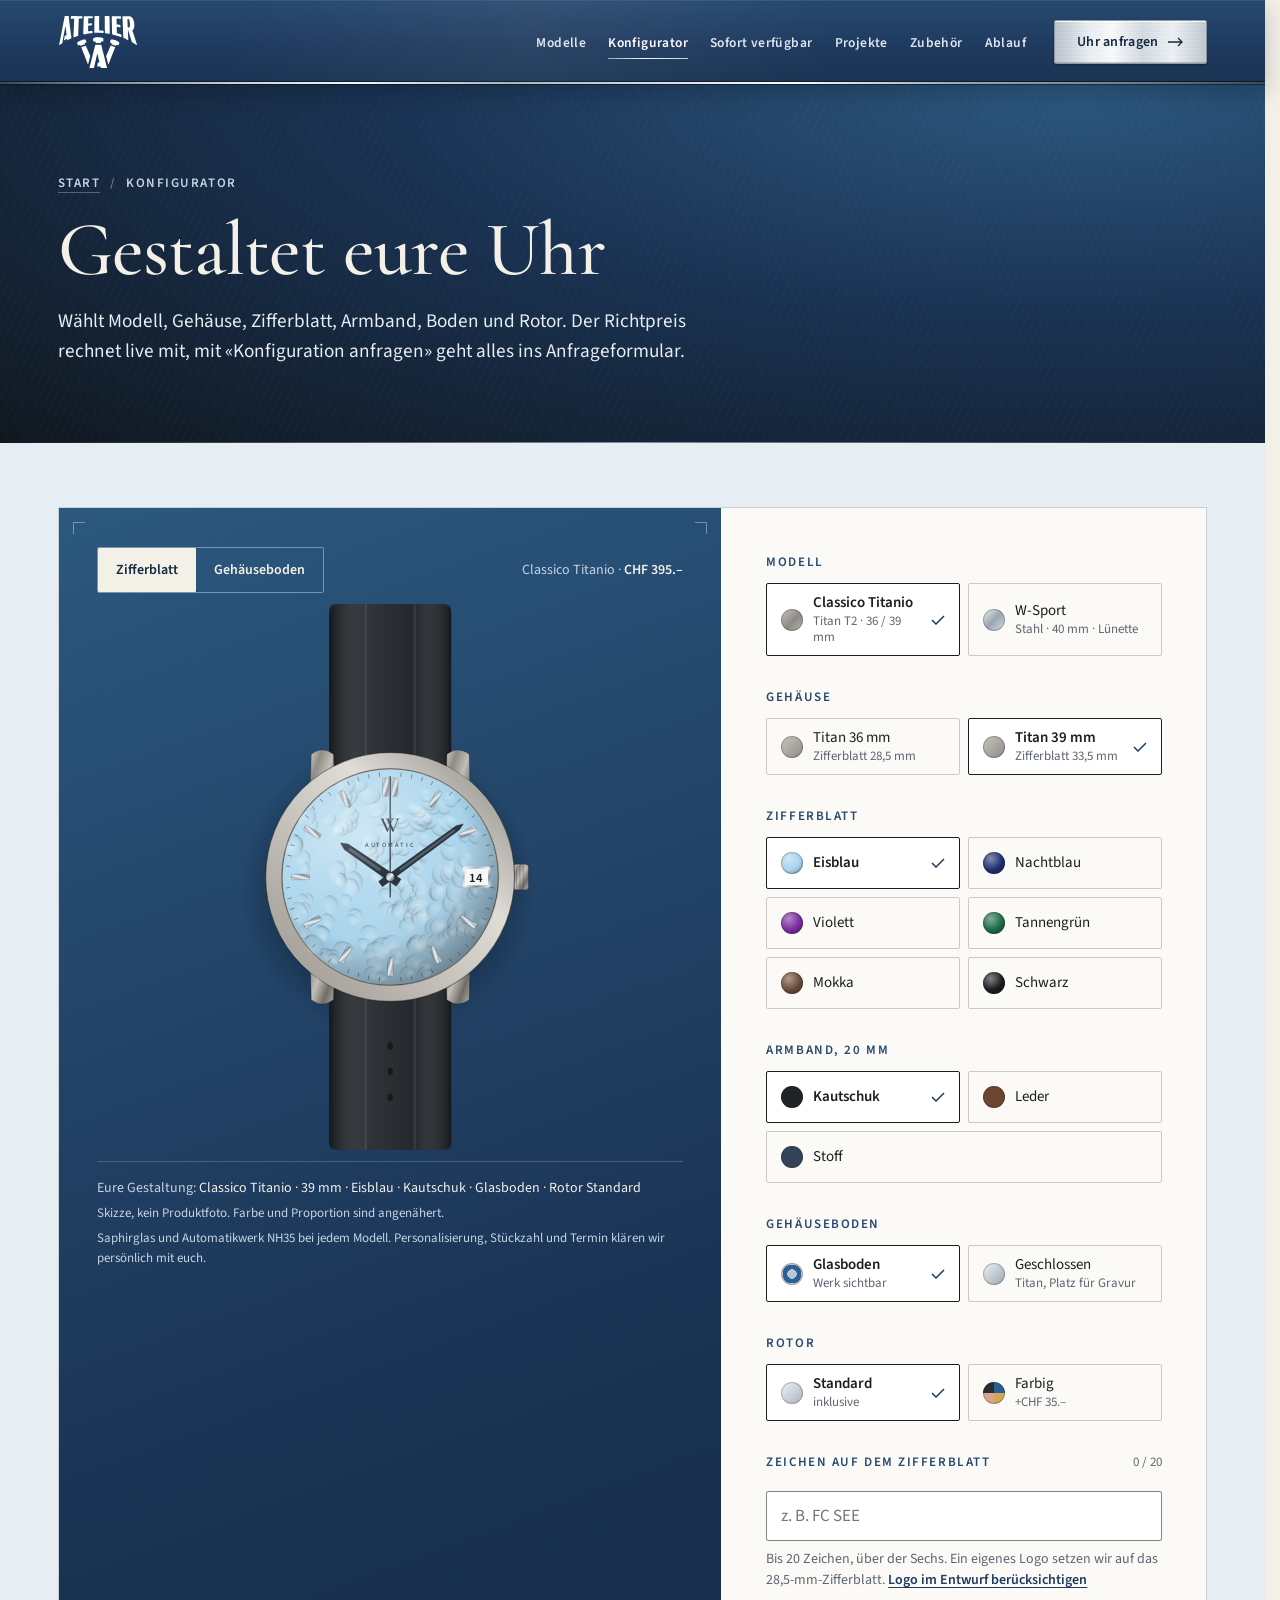
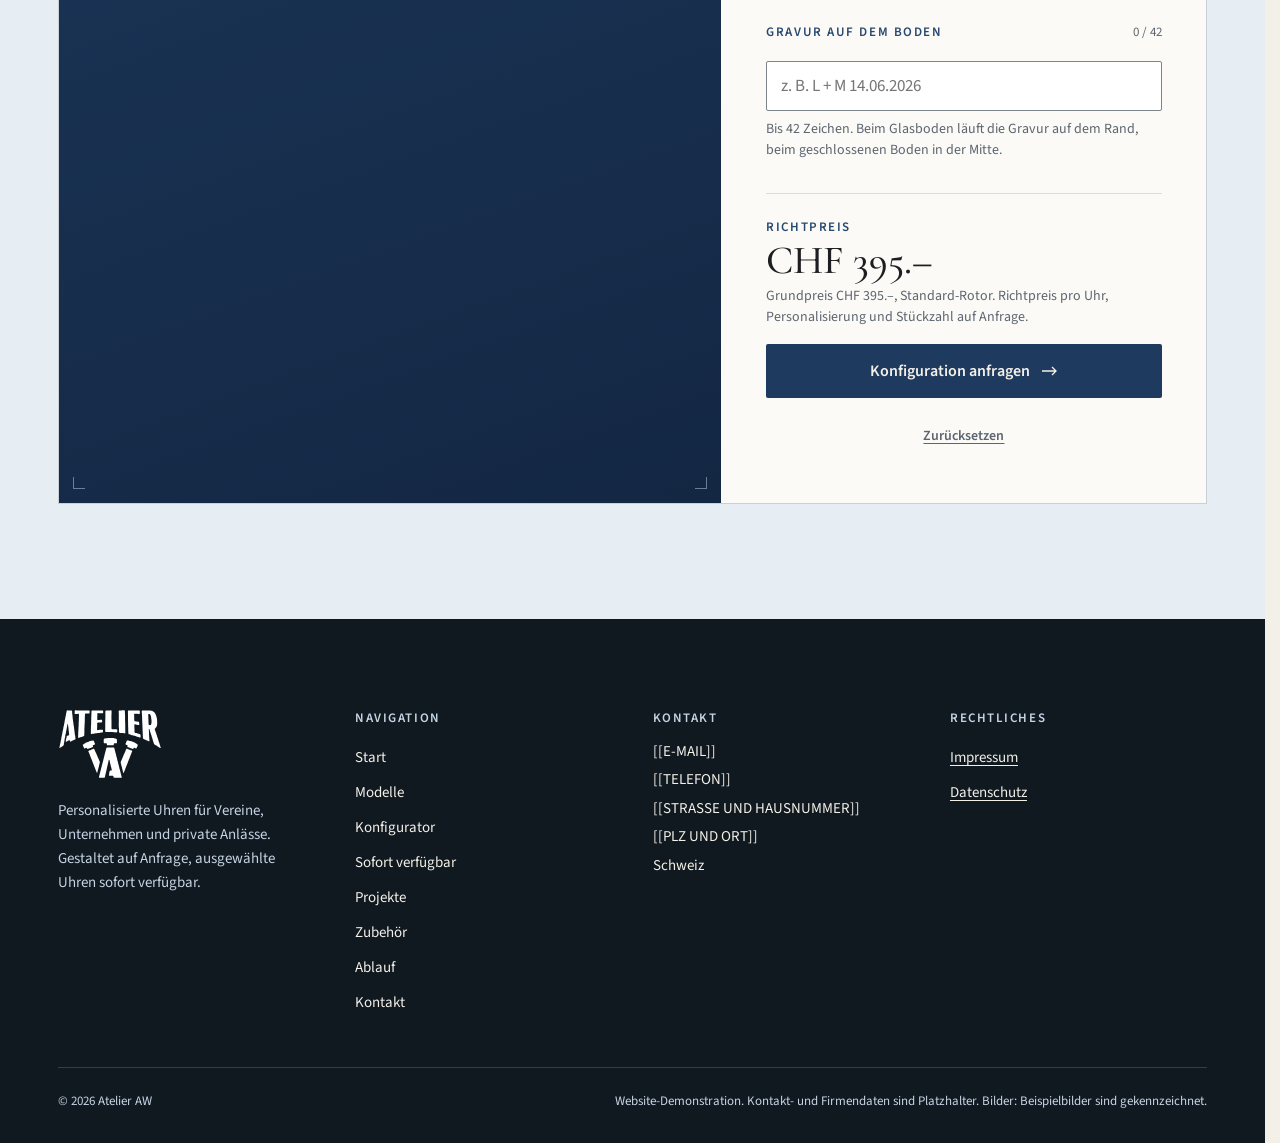
<file: konfigurator.html>
<!DOCTYPE html>
<html lang="de-CH" class="no-js">
<head>
<meta charset="utf-8">
<meta name="viewport" content="width=device-width, initial-scale=1">
<title>Konfigurator – Atelier AW</title>
<meta name="description" content="Gestaltet eure Uhr: Modell, Gehäuse, Zifferblatt, Armband, Boden und Rotor wählen, mit Richtpreis ab CHF 395.–.">
<meta name="robots" content="noindex, nofollow">
<meta name="theme-color" content="#1f3a5f">
<meta property="og:type" content="website">
<meta property="og:title" content="Konfigurator – Atelier AW">
<meta property="og:description" content="Gestaltet eure Uhr: Modell, Gehäuse, Zifferblatt, Armband, Boden und Rotor wählen, mit Richtpreis ab CHF 395.–.">
<meta property="og:image" content="assets/img/modelle/classico-eisblau.webp">
<link rel="icon" href="assets/icons/favicon.svg" type="image/svg+xml">
<link rel="icon" href="assets/icons/favicon-32.png" type="image/png" sizes="32x32">
<link rel="apple-touch-icon" href="assets/icons/apple-touch-icon.png">
<script>
document.documentElement.className = 'js';
if (location.protocol !== 'file:') {
  ['source-sans-3-latin-400-normal', 'source-sans-3-latin-600-normal', 'cormorant-garamond-latin-500-normal', 'cormorant-garamond-latin-500-italic'].forEach(function (f) {
    var l = document.createElement('link'); l.rel = 'preload'; l.as = 'font'; l.type = 'font/woff2';
    l.crossOrigin = 'anonymous'; l.href = 'assets/fonts/' + f + '.woff2'; document.head.appendChild(l);
  });
}
</script>
<link rel="stylesheet" href="assets/css/styles.css">
<link rel="stylesheet" href="assets/css/sections.css">
<link rel="stylesheet" href="assets/css/site.css">
<link rel="stylesheet" href="assets/css/konfig-mobile.css">
</head>
<body>
<a href="#inhalt" style="position:fixed;left:16px;top:-80px;z-index:100;background:#f3f0e8;color:#14283f;padding:12px 16px;font-weight:600;transition:top 160ms" data-fc="0">Zum Inhalt</a>

<header class="hd" data-dark="">
  <div class="hd-in">
    <a class="brand" href="index.html" aria-label="Atelier AW – zur Startseite">
      <img src="assets/logo/atelier-w-logo-white.svg" alt="Atelier AW" width="80" height="54">
    </a>
    <nav class="nav-wide hd-nav" aria-label="Hauptnavigation">
      <ul class="hd-links"><li><a href="modelle.html">Modelle<span class="nav-line" aria-hidden="true"></span></a></li><li><a href="konfigurator.html" aria-current="page">Konfigurator<span class="nav-line" aria-hidden="true"></span></a></li><li><a href="sofort-verfuegbar.html">Sofort verfügbar<span class="nav-line" aria-hidden="true"></span></a></li><li><a href="projekte.html">Projekte<span class="nav-line" aria-hidden="true"></span></a></li><li><a href="zubehoer.html">Zubehör<span class="nav-line" aria-hidden="true"></span></a></li><li><a href="ablauf.html">Ablauf<span class="nav-line" aria-hidden="true"></span></a></li></ul>
      <a class="hd-cta" href="kontakt.html"><span>Uhr anfragen</span><svg width="16" height="10" viewBox="0 0 16 10" fill="none" stroke="currentColor" stroke-width="1.3" aria-hidden="true"><path d="M0 5h14M10 1l4 4-4 4"></path></svg></a>
    </nav>
    <button class="nav-narrow hd-menu" type="button" id="menu-btn" aria-expanded="false" aria-controls="aw-menu">
      <span id="menu-label">Menü</span>
      <svg width="22" height="14" viewBox="0 0 22 14" fill="none" stroke="currentColor" stroke-width="1.3" aria-hidden="true"><path id="menu-icon" d="M0 2h22M0 7h22M0 12h22"></path></svg>
    </button>
  </div>
  <span class="hd-edge" aria-hidden="true"></span>
  <div id="aw-menu" hidden style="position:fixed;top:var(--hd);left:0;right:0;bottom:0;background:#14283f;overflow-y:auto;overscroll-behavior:contain;padding:32px clamp(20px,4.5vw,64px) calc(32px + env(safe-area-inset-bottom))">
    <nav aria-label="Mobile Navigation">
      <ul style="list-style:none;margin:0;padding:0;display:flex;flex-direction:column">
          <li style="border-bottom:1px solid rgba(197,212,228,0.18)"><a href="index.html" style="display:flex;justify-content:space-between;align-items:center;padding:18px 0;color:#f3f0e8;text-decoration:none;font-family:'Cormorant Garamond',Palatino,Georgia,serif;font-size:30px;font-weight:500">Start<svg width="16" height="10" viewBox="0 0 16 10" fill="none" stroke="currentColor" stroke-width="1.3" aria-hidden="true"><path d="M0 5h14M10 1l4 4-4 4"></path></svg></a></li><li style="border-bottom:1px solid rgba(197,212,228,0.18)"><a href="modelle.html" style="display:flex;justify-content:space-between;align-items:center;padding:18px 0;color:#f3f0e8;text-decoration:none;font-family:'Cormorant Garamond',Palatino,Georgia,serif;font-size:30px;font-weight:500">Modelle<svg width="16" height="10" viewBox="0 0 16 10" fill="none" stroke="currentColor" stroke-width="1.3" aria-hidden="true"><path d="M0 5h14M10 1l4 4-4 4"></path></svg></a></li><li style="border-bottom:1px solid rgba(197,212,228,0.18)"><a href="konfigurator.html" aria-current="page" style="display:flex;justify-content:space-between;align-items:center;padding:18px 0;color:#f3f0e8;text-decoration:none;font-family:'Cormorant Garamond',Palatino,Georgia,serif;font-size:30px;font-weight:500">Konfigurator<svg width="16" height="10" viewBox="0 0 16 10" fill="none" stroke="currentColor" stroke-width="1.3" aria-hidden="true"><path d="M0 5h14M10 1l4 4-4 4"></path></svg></a></li><li style="border-bottom:1px solid rgba(197,212,228,0.18)"><a href="sofort-verfuegbar.html" style="display:flex;justify-content:space-between;align-items:center;padding:18px 0;color:#f3f0e8;text-decoration:none;font-family:'Cormorant Garamond',Palatino,Georgia,serif;font-size:30px;font-weight:500">Sofort verfügbar<svg width="16" height="10" viewBox="0 0 16 10" fill="none" stroke="currentColor" stroke-width="1.3" aria-hidden="true"><path d="M0 5h14M10 1l4 4-4 4"></path></svg></a></li><li style="border-bottom:1px solid rgba(197,212,228,0.18)"><a href="projekte.html" style="display:flex;justify-content:space-between;align-items:center;padding:18px 0;color:#f3f0e8;text-decoration:none;font-family:'Cormorant Garamond',Palatino,Georgia,serif;font-size:30px;font-weight:500">Projekte<svg width="16" height="10" viewBox="0 0 16 10" fill="none" stroke="currentColor" stroke-width="1.3" aria-hidden="true"><path d="M0 5h14M10 1l4 4-4 4"></path></svg></a></li><li style="border-bottom:1px solid rgba(197,212,228,0.18)"><a href="zubehoer.html" style="display:flex;justify-content:space-between;align-items:center;padding:18px 0;color:#f3f0e8;text-decoration:none;font-family:'Cormorant Garamond',Palatino,Georgia,serif;font-size:30px;font-weight:500">Zubehör<svg width="16" height="10" viewBox="0 0 16 10" fill="none" stroke="currentColor" stroke-width="1.3" aria-hidden="true"><path d="M0 5h14M10 1l4 4-4 4"></path></svg></a></li><li style="border-bottom:1px solid rgba(197,212,228,0.18)"><a href="ablauf.html" style="display:flex;justify-content:space-between;align-items:center;padding:18px 0;color:#f3f0e8;text-decoration:none;font-family:'Cormorant Garamond',Palatino,Georgia,serif;font-size:30px;font-weight:500">Ablauf<svg width="16" height="10" viewBox="0 0 16 10" fill="none" stroke="currentColor" stroke-width="1.3" aria-hidden="true"><path d="M0 5h14M10 1l4 4-4 4"></path></svg></a></li><li style="border-bottom:1px solid rgba(197,212,228,0.18)"><a href="kontakt.html" style="display:flex;justify-content:space-between;align-items:center;padding:18px 0;color:#f3f0e8;text-decoration:none;font-family:'Cormorant Garamond',Palatino,Georgia,serif;font-size:30px;font-weight:500">Kontakt<svg width="16" height="10" viewBox="0 0 16 10" fill="none" stroke="currentColor" stroke-width="1.3" aria-hidden="true"><path d="M0 5h14M10 1l4 4-4 4"></path></svg></a></li>
        </ul>
      <a href="kontakt.html" style="margin-top:32px;display:flex;justify-content:center;align-items:center;min-height:52px;background:#f3f0e8;color:#14283f;text-decoration:none;font-weight:600;font-size:16px;border-radius:2px">Uhr anfragen</a>
    </nav>
  </div>
</header>

<main id="aw-main">
<section id="inhalt" tabindex="-1" class="ph" data-dark="" aria-labelledby="ph-h">
  <div class="ph-in">
    <nav class="ph-crumb" aria-label="Brotkrumen"><a href="index.html">Start</a><span aria-hidden="true">/</span><span>Konfigurator</span></nav>
    <h1 id="ph-h" class="ph-h">Gestaltet eure Uhr</h1>
    <p class="ph-lead">Wählt Modell, Gehäuse, Zifferblatt, Armband, Boden und Rotor. Der Richtpreis rechnet live mit, mit «Konfiguration anfragen» geht alles ins Anfrageformular.</p>
  </div>
  <span class="ph-line" aria-hidden="true"></span>
</section>

<section id="konfigurator" aria-labelledby="konf-h" style="scroll-margin-top:var(--hd);background:#e6edf3">
  <div style="max-width:1440px;margin:0 auto;padding:clamp(64px,9vw,128px) clamp(20px,4.5vw,64px)">
    <div id="cfg" data-model="classico" data-view="front" style="display:flex;flex-wrap:wrap;border:1px solid rgba(28,30,34,0.14)">
      <div data-dark="" style="flex:7 1 460px;min-width:0;position:relative;background:linear-gradient(160deg,#2c587f,#1a3354 55%,#132743);color:#f3f0e8">
        <span aria-hidden="true" style="position:absolute;top:14px;left:14px;width:12px;height:12px;border-top:1px solid rgba(197,212,228,0.5);border-left:1px solid rgba(197,212,228,0.5)"></span>
        <span aria-hidden="true" style="position:absolute;top:14px;right:14px;width:12px;height:12px;border-top:1px solid rgba(197,212,228,0.5);border-right:1px solid rgba(197,212,228,0.5)"></span>
        <span aria-hidden="true" style="position:absolute;bottom:14px;left:14px;width:12px;height:12px;border-bottom:1px solid rgba(197,212,228,0.5);border-left:1px solid rgba(197,212,228,0.5)"></span>
        <span aria-hidden="true" style="position:absolute;bottom:14px;right:14px;width:12px;height:12px;border-bottom:1px solid rgba(197,212,228,0.5);border-right:1px solid rgba(197,212,228,0.5)"></span>
        <div class="stage-inner" style="padding:clamp(20px,3vw,40px);display:flex;flex-direction:column;gap:20px">
        <div style="display:flex;flex-wrap:wrap;justify-content:space-between;align-items:center;gap:12px">
          <div role="group" aria-label="Ansicht" style="display:flex;border:1px solid rgba(197,212,228,0.5);border-radius:2px">
            <button type="button" id="view-front" class="vbtn" aria-pressed="true" style="min-height:44px;padding:0 18px;border:0;border-radius:1px;cursor:pointer;font:600 14px 'Source Sans 3',sans-serif;transition:background 200ms,color 200ms">Zifferblatt</button>
            <button type="button" id="view-back" class="vbtn" aria-pressed="false" style="min-height:44px;padding:0 18px;border:0;border-radius:1px;cursor:pointer;font:600 14px 'Source Sans 3',sans-serif;transition:background 200ms,color 200ms">Gehäuseboden</button>
          </div>
          <p class="cfg-price-stage" style="margin:0;font-size:14px;color:#c5d4e4"><span data-t="modelName">Classico Titanio</span> · <strong style="color:#f3f0e8;font-weight:600"><span data-t="price">CHF 395.–</span></strong></p>
        </div>
        <div id="watch-img" role="img" aria-label="Skizze der Uhr" style="display:flex;justify-content:center;padding:8px 0">
          <div class="watch-box" style="position:relative;aspect-ratio:7/10;perspective:1800px">
            <div class="flip" style="position:absolute;inset:0;transform-style:preserve-3d;transition:transform 620ms cubic-bezier(0.22,1,0.36,1)">
              <div id="face-front" class="face-front" style="position:absolute;inset:0;backface-visibility:hidden;-webkit-backface-visibility:hidden;transition:visibility 0s linear 300ms">
                <svg id="svg-front" viewBox="0 0 420 600" width="100%" height="100%" aria-hidden="true" style="display:block;overflow:visible"></svg>
              </div>
              <div class="face-back" style="position:absolute;inset:0;backface-visibility:hidden;-webkit-backface-visibility:hidden;transform:rotateY(180deg);transition:visibility 0s linear 300ms">
                <svg id="svg-back" viewBox="0 0 420 600" width="100%" height="100%" aria-hidden="true" style="display:block;overflow:visible"></svg>
              </div>
            </div>
          </div>
        </div>
        <div style="display:flex;flex-direction:column;gap:6px;border-top:1px solid rgba(197,212,228,0.24);padding-top:16px">
          <p style="margin:0;font-size:14px;color:#f3f0e8"><span style="color:#c5d4e4">Eure Gestaltung:</span> <span data-t="cfgLine"></span></p>
          <p style="margin:0;font-size:13px;line-height:1.5;color:#c5d4e4">Skizze, kein Produktfoto. Farbe und Proportion sind angenähert.</p>
          <p style="margin:0;font-size:13px;line-height:1.5;color:#c5d4e4">Saphirglas und Automatikwerk NH35 bei jedem Modell. Personalisierung, Stückzahl und Termin klären wir persönlich mit euch.</p>
        </div>
        <p id="cfg-announce" aria-live="polite" style="position:absolute;width:1px;height:1px;overflow:hidden;clip:rect(0 0 0 0);white-space:nowrap"><span data-t="announce"></span></p>
        </div>
      </div>
      <div style="flex:5 1 340px;min-width:0;background:#fbfaf6;padding:clamp(24px,3.5vw,48px);display:flex;flex-direction:column;gap:32px">
        <fieldset id="grp-model" class="cfg-grp" data-km-step="0" style="margin:0;padding:0;border:0;min-width:0;scroll-margin-top:calc(var(--hd) + 24px)">
          <legend class="cfg-leg">Modell</legend>
          <div class="cfg-opts" data-opts="model"></div>
        </fieldset>
        <fieldset id="grp-size" class="cfg-grp" data-km-step="1" style="margin:0;padding:0;border:0;min-width:0;scroll-margin-top:calc(var(--hd) + 24px)">
          <legend class="cfg-leg">Gehäuse</legend>
          <div class="cfg-opts" data-opts="size"></div>
        </fieldset>
        <fieldset id="grp-bezel" class="cfg-grp" data-km-step="1" hidden style="margin:0;padding:0;border:0;min-width:0;scroll-margin-top:calc(var(--hd) + 24px)">
          <legend class="cfg-leg">Lünette, einseitig drehbar</legend>
          <div class="cfg-opts" data-opts="bezel"></div>
        </fieldset>
        <fieldset id="grp-dial" class="cfg-grp" data-km-step="2" style="margin:0;padding:0;border:0;min-width:0;scroll-margin-top:calc(var(--hd) + 24px)">
          <legend class="cfg-leg">Zifferblatt</legend>
          <div class="cfg-opts" data-opts="dial"></div>
        </fieldset>
        <fieldset id="grp-strap" class="cfg-grp" data-km-step="3" style="margin:0;padding:0;border:0;min-width:0;scroll-margin-top:calc(var(--hd) + 24px)">
          <legend class="cfg-leg">Armband, 20 mm</legend>
          <div class="cfg-opts" data-opts="strap"></div>
        </fieldset>
        <fieldset id="grp-back" class="cfg-grp" data-km-step="4" style="margin:0;padding:0;border:0;min-width:0;scroll-margin-top:calc(var(--hd) + 24px)">
          <legend class="cfg-leg">Gehäuseboden</legend>
          <div class="cfg-opts" data-opts="back"></div>
        </fieldset>
        <fieldset id="grp-rotor" class="cfg-grp" data-km-step="4" style="margin:0;padding:0;border:0;min-width:0;scroll-margin-top:calc(var(--hd) + 24px)">
          <legend class="cfg-leg">Rotor</legend>
          <div class="cfg-opts" data-opts="rotor"></div>
          <p class="cfg-hint" data-if="rotorHint" hidden>Der Rotor ist durch den Glasboden sichtbar. Mit geschlossenem Boden bleibt er verborgen.</p>
        </fieldset>
        <fieldset id="grp-rcol" class="cfg-grp" data-km-step="4" hidden style="margin:0;padding:0;border:0;min-width:0">
          <legend class="cfg-leg">Rotorfarbe</legend>
          <div class="cfg-opts" data-opts="rcol"></div>
        </fieldset>
        <div class="cfg-text" data-km-step="5" style="display:flex;flex-direction:column;gap:8px">
          <div style="display:flex;justify-content:space-between;align-items:baseline;gap:12px">
            <label for="cfg-dialtext" class="cfg-leg">Zeichen auf dem Zifferblatt</label>
            <span aria-hidden="true" style="font-size:13px;color:#5c6570;font-variant-numeric:tabular-nums"><span data-t="dialCount">0 / 20</span></span>
          </div>
          <input id="cfg-dialtext" type="text" maxlength="20" placeholder="z. B. FC SEE" aria-describedby="cfg-dialtext-hint" autocomplete="off" style="width:100%;min-height:48px;padding:12px 14px;font:400 17px 'Source Sans 3',sans-serif;color:#1c1e22;background:#ffffff;border:1px solid #7d848c;border-radius:2px">
          <p id="cfg-dialtext-hint" style="margin:0;font-size:14px;line-height:1.5;color:#5c6570">Bis 20 Zeichen, über der Sechs. Ein eigenes Logo setzen wir auf das 28,5-mm-Zifferblatt. <a href="kontakt.html?logo=1&nachricht=Ich%20m%C3%B6chte%20mein%20eigenes%20Logo%20auf%20dem%20Zifferblatt." style="color:#1f3a5f;font-weight:600">Logo im Entwurf berücksichtigen</a></p>
        </div>
        <div class="cfg-text" data-km-step="5" style="display:flex;flex-direction:column;gap:8px">
          <div style="display:flex;justify-content:space-between;align-items:baseline;gap:12px">
            <label for="cfg-engraving" class="cfg-leg">Gravur auf dem Boden</label>
            <span aria-hidden="true" style="font-size:13px;color:#5c6570;font-variant-numeric:tabular-nums"><span data-t="engCount">0 / 42</span></span>
          </div>
          <input id="cfg-engraving" type="text" maxlength="42" placeholder="z. B. L + M 14.06.2026" aria-describedby="cfg-engraving-hint" autocomplete="off" style="width:100%;min-height:48px;padding:12px 14px;font:400 17px 'Source Sans 3',sans-serif;color:#1c1e22;background:#ffffff;border:1px solid #7d848c;border-radius:2px">
          <p id="cfg-engraving-hint" style="margin:0;font-size:14px;line-height:1.5;color:#5c6570">Bis 42 Zeichen. Beim Glasboden läuft die Gravur auf dem Rand, beim geschlossenen Boden in der Mitte.</p>
          <div data-if="offerBack" style="display:contents" hidden>
            <button type="button" id="offer-back" style="align-self:flex-start;display:inline-flex;align-items:center;gap:8px;min-height:44px;padding:0 14px;background:transparent;border:1px solid #1f3a5f;color:#1f3a5f;border-radius:2px;font:600 14px 'Source Sans 3',sans-serif;cursor:pointer" data-hv="5">Gravur ansehen</button>
          </div>
        </div>
        <div class="km-actions-wrap" style="display:flex;flex-direction:column;gap:16px;border-top:1px solid rgba(28,30,34,0.14);padding-top:24px">
          <div class="cfg-price">
            <p class="cfg-price-k">Richtpreis</p>
            <p class="cfg-price-v"><span data-t="price">CHF 395.–</span></p>
            <p class="cfg-price-n"><span data-t="priceDetail">Grundpreis CHF 395.–</span>. Richtpreis pro Uhr, Personalisierung und Stückzahl auf Anfrage.</p>
          </div>
          <button type="button" id="adopt" style="display:inline-flex;justify-content:center;align-items:center;gap:12px;min-height:54px;padding:0 24px;background:#1f3a5f;color:#f3f0e8;border:0;border-radius:2px;font:600 16px 'Source Sans 3',sans-serif;cursor:pointer;transition:background 200ms,gap 200ms" data-hv="6">Konfiguration anfragen<svg width="16" height="10" viewBox="0 0 16 10" fill="none" stroke="currentColor" stroke-width="1.3" aria-hidden="true"><path d="M0 5h14M10 1l4 4-4 4"></path></svg></button>
          <div data-if="confirmReset" style="display:contents" hidden>
            <div role="alertdialog" aria-labelledby="reset-q" style="border:1px solid #1c1e22;padding:20px;display:flex;flex-direction:column;gap:14px">
              <p id="reset-q" style="margin:0;font-size:15px;line-height:1.5">Zifferblatt-Text und Gravur werden gelöscht, alle Optionen auf die Startwerte gesetzt. Zurücksetzen?</p>
              <div style="display:flex;flex-wrap:wrap;gap:10px">
                <button type="button" id="reset-yes" style="min-height:44px;padding:0 18px;background:#1c1e22;color:#fbfaf6;border:0;border-radius:2px;font:600 14px 'Source Sans 3',sans-serif;cursor:pointer">Ja, zurücksetzen</button>
                <button type="button" id="reset-no" style="min-height:44px;padding:0 18px;background:transparent;color:#1c1e22;border:1px solid #7d848c;border-radius:2px;font:600 14px 'Source Sans 3',sans-serif;cursor:pointer">Abbrechen</button>
              </div>
            </div>
          </div>
          <button type="button" id="reset-btn" style="align-self:center;min-height:44px;padding:0 12px;background:none;border:0;color:#5c6570;font:600 14px 'Source Sans 3',sans-serif;text-decoration:underline;text-underline-offset:3px;cursor:pointer" data-hv="7">Zurücksetzen</button>
        </div>
      </div>
    </div>
  </div>
</section>
</main>

<footer id="aw-footer" data-dark="" style="background:#101820;color:#f3f0e8">
  <div style="max-width:1280px;margin:0 auto;padding:clamp(56px,7vw,96px) clamp(20px,4.5vw,64px) calc(32px + env(safe-area-inset-bottom));display:flex;flex-direction:column;gap:48px">
    <div style="display:grid;grid-template-columns:repeat(auto-fit,minmax(min(100%,240px),1fr));gap:40px">
      <div style="display:flex;flex-direction:column;gap:20px">
        <img src="assets/logo/atelier-w-logo-white.svg" alt="Atelier AW" width="104" height="70" style="display:block;height:70px;width:auto;align-self:flex-start">
        <p style="margin:0;font-size:15px;line-height:1.6;color:#c5d4e4;max-width:24em">Personalisierte Uhren für Vereine, Unternehmen und private Anlässe. Gestaltet auf Anfrage, ausgewählte Uhren sofort verfügbar.</p>
      </div>
      <nav aria-label="Fusszeile">
        <p style="margin:0 0 14px;font-size:13px;font-weight:600;letter-spacing:0.12em;text-transform:uppercase;color:#c5d4e4">Navigation</p>
        <ul style="list-style:none;margin:0;padding:0;display:flex;flex-direction:column;gap:2px">
          <li><a href="index.html" style="display:inline-block;padding:6px 0;color:#f3f0e8;text-decoration:none;font-size:15px" data-hv="11">Start</a></li>
          <li><a href="modelle.html" style="display:inline-block;padding:6px 0;color:#f3f0e8;text-decoration:none;font-size:15px" data-hv="11">Modelle</a></li>
          <li><a href="konfigurator.html" style="display:inline-block;padding:6px 0;color:#f3f0e8;text-decoration:none;font-size:15px" data-hv="11">Konfigurator</a></li>
          <li><a href="sofort-verfuegbar.html" style="display:inline-block;padding:6px 0;color:#f3f0e8;text-decoration:none;font-size:15px" data-hv="11">Sofort verfügbar</a></li>
          <li><a href="projekte.html" style="display:inline-block;padding:6px 0;color:#f3f0e8;text-decoration:none;font-size:15px" data-hv="11">Projekte</a></li>
          <li><a href="zubehoer.html" style="display:inline-block;padding:6px 0;color:#f3f0e8;text-decoration:none;font-size:15px" data-hv="11">Zubehör</a></li>
          <li><a href="ablauf.html" style="display:inline-block;padding:6px 0;color:#f3f0e8;text-decoration:none;font-size:15px" data-hv="11">Ablauf</a></li>
          <li><a href="kontakt.html" style="display:inline-block;padding:6px 0;color:#f3f0e8;text-decoration:none;font-size:15px" data-hv="11">Kontakt</a></li>
        </ul>
      </nav>
      <div>
        <p style="margin:0 0 14px;font-size:13px;font-weight:600;letter-spacing:0.12em;text-transform:uppercase;color:#c5d4e4">Kontakt</p>
        <address style="font-style:normal;display:flex;flex-direction:column;gap:6px;font-size:15px;line-height:1.5;overflow-wrap:anywhere">
          <span>[[E-MAIL]]</span><span>[[TELEFON]]</span><span>[[STRASSE UND HAUSNUMMER]]</span><span>[[PLZ UND ORT]]</span><span>Schweiz</span>
        </address>
      </div>
      <div>
        <p style="margin:0 0 14px;font-size:13px;font-weight:600;letter-spacing:0.12em;text-transform:uppercase;color:#c5d4e4">Rechtliches</p>
        <ul style="list-style:none;margin:0;padding:0;display:flex;flex-direction:column;gap:2px">
          <li><a href="impressum.html" style="display:inline-block;padding:6px 0;color:#f3f0e8;font-size:15px" data-hv="11">Impressum</a></li>
          <li><a href="datenschutz.html" style="display:inline-block;padding:6px 0;color:#f3f0e8;font-size:15px" data-hv="11">Datenschutz</a></li>
        </ul>
      </div>
    </div>
    <div style="border-top:1px solid rgba(197,212,228,0.2);padding-top:24px;display:flex;flex-wrap:wrap;justify-content:space-between;gap:12px;font-size:13px;line-height:1.5;color:#c5d4e4">
      <span>© <span data-year>2026</span> Atelier AW</span>
      <span style="max-width:52em">Website-Demonstration. Kontakt- und Firmendaten sind Platzhalter. Bilder: Beispielbilder sind gekennzeichnet.</span>
    </div>
  </div>
</footer>
<script src="assets/js/konfig-mobile.js" defer></script>
<script src="assets/js/app.js" defer></script>
</body>
</html>
</file>
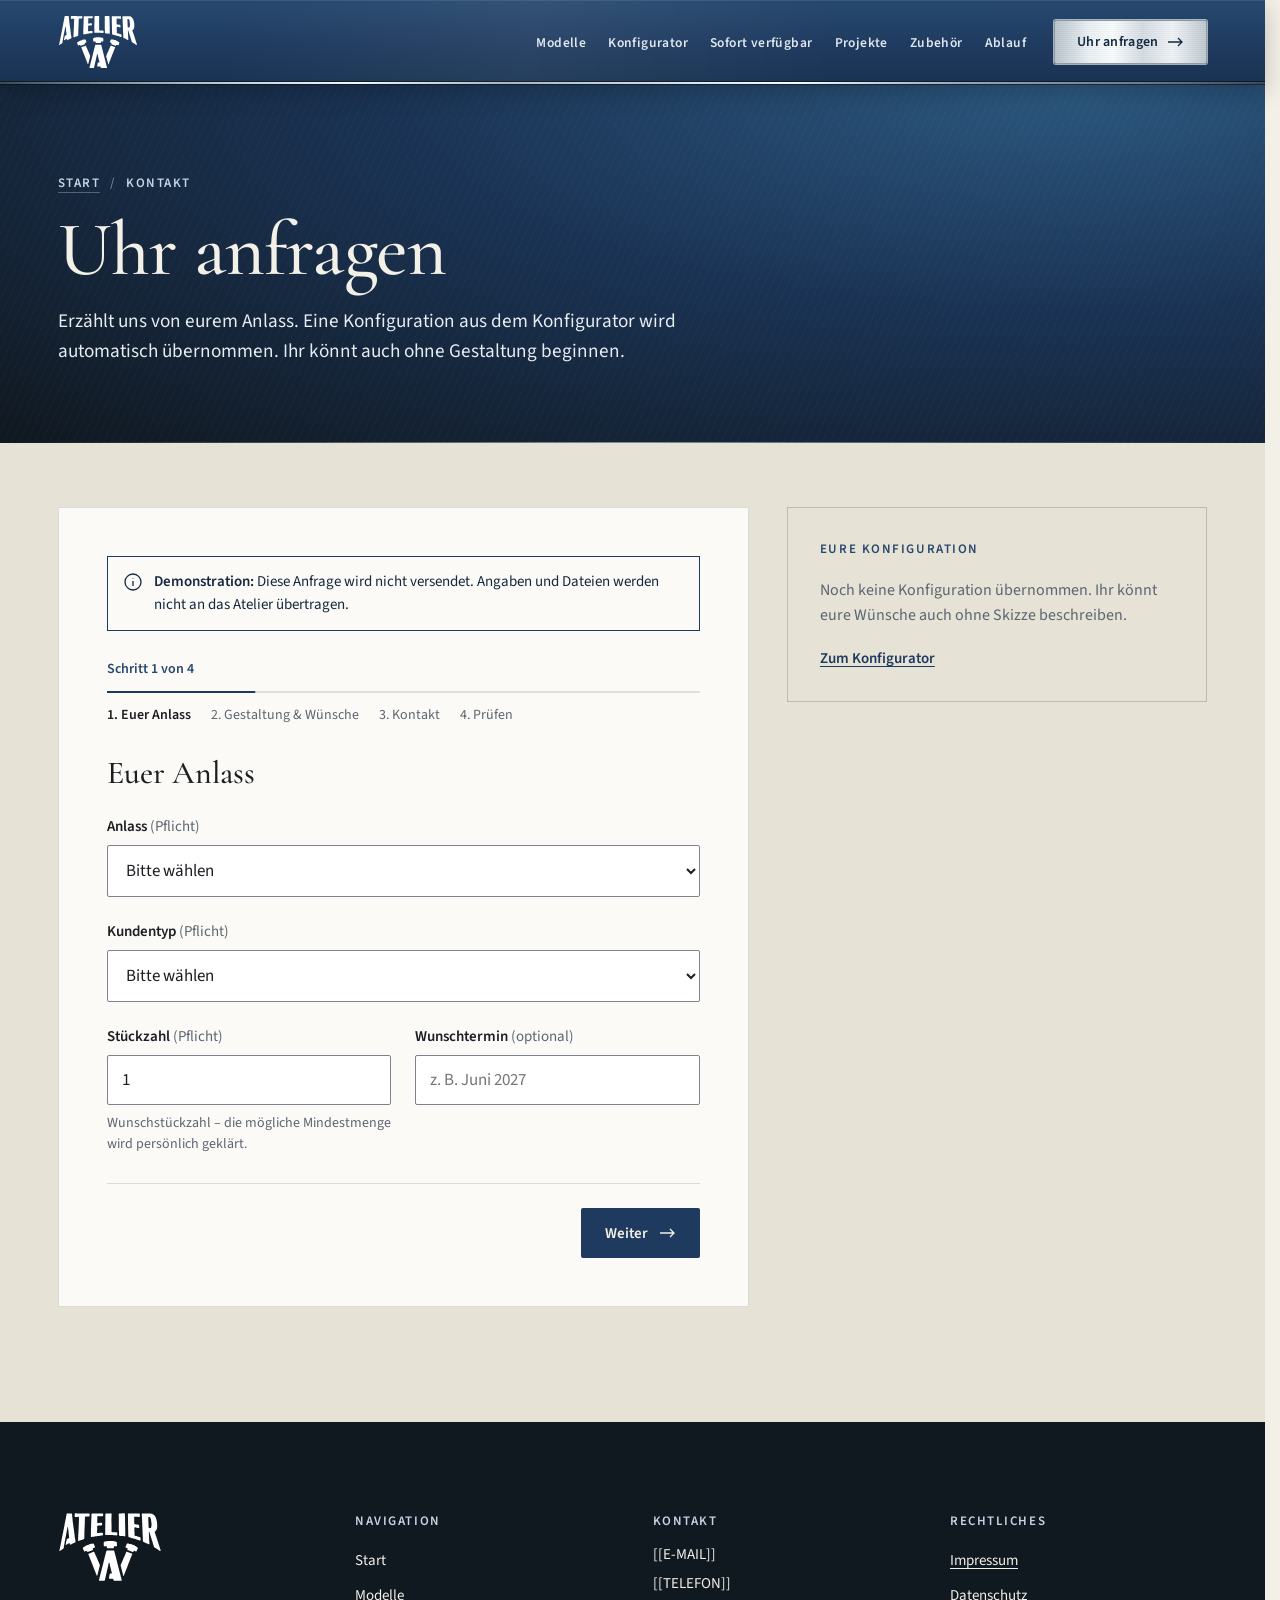
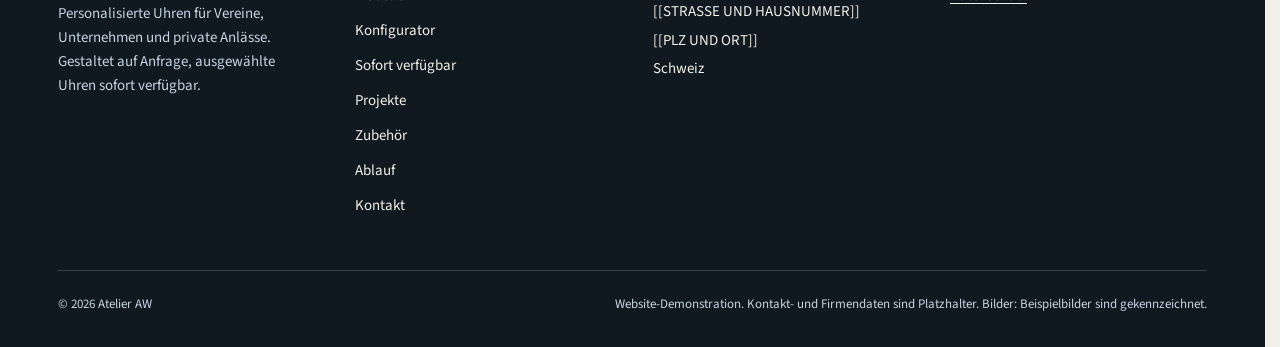
<file: kontakt.html>
<!DOCTYPE html>
<html lang="de-CH" class="no-js">
<head>
<meta charset="utf-8">
<meta name="viewport" content="width=device-width, initial-scale=1">
<title>Kontakt und Anfrage – Atelier AW</title>
<meta name="description" content="Erzählt uns von eurem Anlass: Anfrage für eine personalisierte Uhr, eine Reservation, das Tourbillon-Projekt oder Zubehör.">
<meta name="robots" content="noindex, nofollow">
<meta name="theme-color" content="#1f3a5f">
<meta property="og:type" content="website">
<meta property="og:title" content="Kontakt und Anfrage – Atelier AW">
<meta property="og:description" content="Erzählt uns von eurem Anlass: Anfrage für eine personalisierte Uhr, eine Reservation, das Tourbillon-Projekt oder Zubehör.">
<meta property="og:image" content="assets/img/modelle/classico-eisblau.webp">
<link rel="icon" href="assets/icons/favicon.svg" type="image/svg+xml">
<link rel="icon" href="assets/icons/favicon-32.png" type="image/png" sizes="32x32">
<link rel="apple-touch-icon" href="assets/icons/apple-touch-icon.png">
<script>
document.documentElement.className = 'js';
if (location.protocol !== 'file:') {
  ['source-sans-3-latin-400-normal', 'source-sans-3-latin-600-normal', 'cormorant-garamond-latin-500-normal', 'cormorant-garamond-latin-500-italic'].forEach(function (f) {
    var l = document.createElement('link'); l.rel = 'preload'; l.as = 'font'; l.type = 'font/woff2';
    l.crossOrigin = 'anonymous'; l.href = 'assets/fonts/' + f + '.woff2'; document.head.appendChild(l);
  });
}
</script>
<link rel="stylesheet" href="assets/css/styles.css">
<link rel="stylesheet" href="assets/css/sections.css">
<link rel="stylesheet" href="assets/css/site.css">
</head>
<body>
<a href="#inhalt" style="position:fixed;left:16px;top:-80px;z-index:100;background:#f3f0e8;color:#14283f;padding:12px 16px;font-weight:600;transition:top 160ms" data-fc="0">Zum Inhalt</a>

<header class="hd" data-dark="">
  <div class="hd-in">
    <a class="brand" href="index.html" aria-label="Atelier AW – zur Startseite">
      <img src="assets/logo/atelier-w-logo-white.svg" alt="Atelier AW" width="80" height="54">
    </a>
    <nav class="nav-wide hd-nav" aria-label="Hauptnavigation">
      <ul class="hd-links"><li><a href="modelle.html">Modelle<span class="nav-line" aria-hidden="true"></span></a></li><li><a href="konfigurator.html">Konfigurator<span class="nav-line" aria-hidden="true"></span></a></li><li><a href="sofort-verfuegbar.html">Sofort verfügbar<span class="nav-line" aria-hidden="true"></span></a></li><li><a href="projekte.html">Projekte<span class="nav-line" aria-hidden="true"></span></a></li><li><a href="zubehoer.html">Zubehör<span class="nav-line" aria-hidden="true"></span></a></li><li><a href="ablauf.html">Ablauf<span class="nav-line" aria-hidden="true"></span></a></li></ul>
      <a class="hd-cta" href="kontakt.html" aria-current="page"><span>Uhr anfragen</span><svg width="16" height="10" viewBox="0 0 16 10" fill="none" stroke="currentColor" stroke-width="1.3" aria-hidden="true"><path d="M0 5h14M10 1l4 4-4 4"></path></svg></a>
    </nav>
    <button class="nav-narrow hd-menu" type="button" id="menu-btn" aria-expanded="false" aria-controls="aw-menu">
      <span id="menu-label">Menü</span>
      <svg width="22" height="14" viewBox="0 0 22 14" fill="none" stroke="currentColor" stroke-width="1.3" aria-hidden="true"><path id="menu-icon" d="M0 2h22M0 7h22M0 12h22"></path></svg>
    </button>
  </div>
  <span class="hd-edge" aria-hidden="true"></span>
  <div id="aw-menu" hidden style="position:fixed;top:var(--hd);left:0;right:0;bottom:0;background:#14283f;overflow-y:auto;overscroll-behavior:contain;padding:32px clamp(20px,4.5vw,64px) calc(32px + env(safe-area-inset-bottom))">
    <nav aria-label="Mobile Navigation">
      <ul style="list-style:none;margin:0;padding:0;display:flex;flex-direction:column">
          <li style="border-bottom:1px solid rgba(197,212,228,0.18)"><a href="index.html" style="display:flex;justify-content:space-between;align-items:center;padding:18px 0;color:#f3f0e8;text-decoration:none;font-family:'Cormorant Garamond',Palatino,Georgia,serif;font-size:30px;font-weight:500">Start<svg width="16" height="10" viewBox="0 0 16 10" fill="none" stroke="currentColor" stroke-width="1.3" aria-hidden="true"><path d="M0 5h14M10 1l4 4-4 4"></path></svg></a></li><li style="border-bottom:1px solid rgba(197,212,228,0.18)"><a href="modelle.html" style="display:flex;justify-content:space-between;align-items:center;padding:18px 0;color:#f3f0e8;text-decoration:none;font-family:'Cormorant Garamond',Palatino,Georgia,serif;font-size:30px;font-weight:500">Modelle<svg width="16" height="10" viewBox="0 0 16 10" fill="none" stroke="currentColor" stroke-width="1.3" aria-hidden="true"><path d="M0 5h14M10 1l4 4-4 4"></path></svg></a></li><li style="border-bottom:1px solid rgba(197,212,228,0.18)"><a href="konfigurator.html" style="display:flex;justify-content:space-between;align-items:center;padding:18px 0;color:#f3f0e8;text-decoration:none;font-family:'Cormorant Garamond',Palatino,Georgia,serif;font-size:30px;font-weight:500">Konfigurator<svg width="16" height="10" viewBox="0 0 16 10" fill="none" stroke="currentColor" stroke-width="1.3" aria-hidden="true"><path d="M0 5h14M10 1l4 4-4 4"></path></svg></a></li><li style="border-bottom:1px solid rgba(197,212,228,0.18)"><a href="sofort-verfuegbar.html" style="display:flex;justify-content:space-between;align-items:center;padding:18px 0;color:#f3f0e8;text-decoration:none;font-family:'Cormorant Garamond',Palatino,Georgia,serif;font-size:30px;font-weight:500">Sofort verfügbar<svg width="16" height="10" viewBox="0 0 16 10" fill="none" stroke="currentColor" stroke-width="1.3" aria-hidden="true"><path d="M0 5h14M10 1l4 4-4 4"></path></svg></a></li><li style="border-bottom:1px solid rgba(197,212,228,0.18)"><a href="projekte.html" style="display:flex;justify-content:space-between;align-items:center;padding:18px 0;color:#f3f0e8;text-decoration:none;font-family:'Cormorant Garamond',Palatino,Georgia,serif;font-size:30px;font-weight:500">Projekte<svg width="16" height="10" viewBox="0 0 16 10" fill="none" stroke="currentColor" stroke-width="1.3" aria-hidden="true"><path d="M0 5h14M10 1l4 4-4 4"></path></svg></a></li><li style="border-bottom:1px solid rgba(197,212,228,0.18)"><a href="zubehoer.html" style="display:flex;justify-content:space-between;align-items:center;padding:18px 0;color:#f3f0e8;text-decoration:none;font-family:'Cormorant Garamond',Palatino,Georgia,serif;font-size:30px;font-weight:500">Zubehör<svg width="16" height="10" viewBox="0 0 16 10" fill="none" stroke="currentColor" stroke-width="1.3" aria-hidden="true"><path d="M0 5h14M10 1l4 4-4 4"></path></svg></a></li><li style="border-bottom:1px solid rgba(197,212,228,0.18)"><a href="ablauf.html" style="display:flex;justify-content:space-between;align-items:center;padding:18px 0;color:#f3f0e8;text-decoration:none;font-family:'Cormorant Garamond',Palatino,Georgia,serif;font-size:30px;font-weight:500">Ablauf<svg width="16" height="10" viewBox="0 0 16 10" fill="none" stroke="currentColor" stroke-width="1.3" aria-hidden="true"><path d="M0 5h14M10 1l4 4-4 4"></path></svg></a></li><li style="border-bottom:1px solid rgba(197,212,228,0.18)"><a href="kontakt.html" aria-current="page" style="display:flex;justify-content:space-between;align-items:center;padding:18px 0;color:#f3f0e8;text-decoration:none;font-family:'Cormorant Garamond',Palatino,Georgia,serif;font-size:30px;font-weight:500">Kontakt<svg width="16" height="10" viewBox="0 0 16 10" fill="none" stroke="currentColor" stroke-width="1.3" aria-hidden="true"><path d="M0 5h14M10 1l4 4-4 4"></path></svg></a></li>
        </ul>
      <a href="kontakt.html" style="margin-top:32px;display:flex;justify-content:center;align-items:center;min-height:52px;background:#f3f0e8;color:#14283f;text-decoration:none;font-weight:600;font-size:16px;border-radius:2px">Uhr anfragen</a>
    </nav>
  </div>
</header>

<main id="aw-main">
<section id="inhalt" tabindex="-1" class="ph" data-dark="" aria-labelledby="ph-h">
  <div class="ph-in">
    <nav class="ph-crumb" aria-label="Brotkrumen"><a href="index.html">Start</a><span aria-hidden="true">/</span><span>Kontakt</span></nav>
    <h1 id="ph-h" class="ph-h">Uhr anfragen</h1>
    <p class="ph-lead">Erzählt uns von eurem Anlass. Eine Konfiguration aus dem Konfigurator wird automatisch übernommen. Ihr könnt auch ohne Gestaltung beginnen.</p>
  </div>
  <span class="ph-line" aria-hidden="true"></span>
</section>

<section id="anfrage" aria-labelledby="anfrage-h" style="scroll-margin-top:var(--hd);background:#e7e2d6">
  <div style="max-width:1280px;margin:0 auto;padding:clamp(64px,9vw,136px) clamp(20px,4.5vw,64px);display:flex;flex-direction:column;gap:clamp(32px,4vw,56px)">
    <div style="display:flex;flex-wrap:wrap;gap:24px 64px;align-items:end">
      <div style="flex:1 1 420px;min-width:0">
        <p style="margin:0 0 16px;font-size:13px;font-weight:600;letter-spacing:0.12em;text-transform:uppercase;color:#28496f">Anfrage</p>
        <h2 id="anfrage-h" tabindex="-1" style="margin:0;font-family:'Cormorant Garamond',Palatino,Georgia,serif;font-weight:500;font-size:clamp(2.25rem,4.6vw,4.4rem);line-height:1.06;outline:none">Uhr anfragen</h2>
      </div>
      <p style="flex:1 1 360px;min-width:0;margin:0;font-size:18px;line-height:1.55;color:#5c6570;max-width:32em;text-wrap:pretty">Erzählt uns vom Anlass. Eure Konfiguration wird übernommen, wenn ihr «Konfiguration anfragen» wählt. Ihr könnt auch ohne Gestaltung beginnen.</p>
    </div>

    <div style="display:flex;flex-wrap:wrap;align-items:flex-start;gap:clamp(24px,3vw,40px)">
      <div style="flex:7 1 480px;min-width:0;background:#fbfaf6;border:1px solid rgba(28,30,34,0.14);padding:clamp(24px,4vw,48px);display:flex;flex-direction:column;gap:28px">
        <p role="note" style="margin:0;padding:14px 16px;border:1px solid #1f3a5f;font-size:15px;line-height:1.5;color:#14283f;display:flex;gap:12px;align-items:flex-start"><svg aria-hidden="true" width="18" height="18" viewBox="0 0 18 18" fill="none" stroke="currentColor" stroke-width="1.3" style="flex:none;margin-top:2px"><circle cx="9" cy="9" r="8"></circle><path d="M9 8v5M9 5v.5"></path></svg><span><strong style="font-weight:600">Demonstration:</strong> Diese Anfrage wird nicht versendet. Angaben und Dateien werden nicht an das Atelier übertragen.</span></p>

        <div data-if="notDone" style="display:contents">
          <form id="aw-form" novalidate aria-labelledby="step-h-1" style="display:flex;flex-direction:column;gap:28px">
            <div style="display:flex;flex-direction:column;gap:12px">
              <p style="margin:0;font-size:14px;font-weight:600;color:#28496f;font-variant-numeric:tabular-nums"><span data-t="stepOf">Schritt 1 von 4</span></p>
              <div aria-hidden="true" style="height:2px;background:rgba(28,30,34,0.12);position:relative;overflow:hidden"><span id="progress-bar" style="position:absolute;inset:0;background:#1f3a5f;transform-origin:left;transform:scaleX(0.25);transition:transform 500ms cubic-bezier(0.22,1,0.36,1)"></span></div>
              <ol style="list-style:none;margin:0;padding:0;display:flex;flex-wrap:wrap;gap:6px 20px">
                <li class="step-li" data-stepnum="1" aria-current="step" style="font-size:14px">1. Euer Anlass</li>
                <li class="step-li" data-stepnum="2" style="font-size:14px">2. Gestaltung &amp; Wünsche</li>
                <li class="step-li" data-stepnum="3" style="font-size:14px">3. Kontakt</li>
                <li class="step-li" data-stepnum="4" style="font-size:14px">4. Prüfen</li>
              </ol>
            </div>

            <div data-if="showErrSummary" style="display:contents" hidden>
              <div id="err-summary" tabindex="-1" role="alert" style="padding:14px 16px;border:1px solid #a13a2a;border-left-width:1px;color:#a13a2a;font-size:15px;font-weight:600">Bitte die markierten Felder prüfen.</div>
            </div>

            <div data-step="1" style="display:flex;flex-direction:column;gap:24px">
              <h3 id="step-h-1" tabindex="-1" style="margin:0;font-family:'Cormorant Garamond',Palatino,Georgia,serif;font-weight:500;font-size:clamp(1.65rem,2.5vw,2.25rem);outline:none">Euer Anlass</h3>
              <div style="display:flex;flex-direction:column;gap:8px">
                <label for="f-anlass" style="font-size:15px;font-weight:600">Anlass <span style="font-weight:400;color:#5c6570">(Pflicht)</span></label>
                <select id="f-anlass" aria-invalid="false" aria-required="true" style="width:100%;min-height:50px;padding:12px 14px;font:400 17px 'Source Sans 3',sans-serif;color:#1c1e22;background:#ffffff;border:1px solid #7d848c;border-radius:2px">
                  <option value="">Bitte wählen</option>
                  <option>Vereinsjubiläum</option><option>Meisterschaft oder Saison</option><option>Firmenjubiläum</option><option>Mitarbeitergeschenk</option><option>Kundengeschenk</option><option>Hochzeit</option><option>Geburt</option><option>Persönliches Jubiläum</option><option>Anderer Anlass</option>
                <optgroup label="Weitere Anliegen"><option>Lageruhr reservieren</option><option>Projekt Tourbillon (Interesse)</option><option>Zubehör</option></optgroup></select>
                <div data-if="er.anlass" style="display:contents" hidden><p id="e-anlass" style="margin:0;font-size:14px;font-weight:600;color:#a13a2a">Fehler: <span data-t="er.anlass"></span></p></div>
              </div>
              <div style="display:flex;flex-direction:column;gap:8px">
                <label for="f-kundentyp" style="font-size:15px;font-weight:600">Kundentyp <span style="font-weight:400;color:#5c6570">(Pflicht)</span></label>
                <select id="f-kundentyp" aria-invalid="false" aria-required="true" style="width:100%;min-height:50px;padding:12px 14px;font:400 17px 'Source Sans 3',sans-serif;color:#1c1e22;background:#ffffff;border:1px solid #7d848c;border-radius:2px">
                  <option value="">Bitte wählen</option>
                  <option>Verein oder Club</option><option>Unternehmen</option><option>Privatperson</option>
                </select>
                <div data-if="er.kundentyp" style="display:contents" hidden><p id="e-kundentyp" style="margin:0;font-size:14px;font-weight:600;color:#a13a2a">Fehler: <span data-t="er.kundentyp"></span></p></div>
              </div>
              <div style="display:flex;flex-wrap:wrap;gap:24px">
                <div style="flex:1 1 200px;min-width:0;display:flex;flex-direction:column;gap:8px">
                  <label for="f-stueck" style="font-size:15px;font-weight:600">Stückzahl <span style="font-weight:400;color:#5c6570">(Pflicht)</span></label>
                  <input id="f-stueck" type="number" inputmode="numeric" min="1" max="9999" step="1" value="1" aria-invalid="false" aria-describedby="h-stueck" aria-required="true" style="width:100%;min-height:50px;padding:12px 14px;font:400 17px 'Source Sans 3',sans-serif;color:#1c1e22;background:#ffffff;border:1px solid #7d848c;border-radius:2px;font-variant-numeric:tabular-nums">
                  <p id="h-stueck" style="margin:0;font-size:14px;line-height:1.5;color:#5c6570">Wunschstückzahl – die mögliche Mindestmenge wird persönlich geklärt.</p>
                  <div data-if="er.stueck" style="display:contents" hidden><p id="e-stueck" style="margin:0;font-size:14px;font-weight:600;color:#a13a2a">Fehler: <span data-t="er.stueck"></span></p></div>
                </div>
                <div style="flex:1 1 200px;min-width:0;display:flex;flex-direction:column;gap:8px">
                  <label for="f-termin" style="font-size:15px;font-weight:600">Wunschtermin <span style="font-weight:400;color:#5c6570">(optional)</span></label>
                  <input id="f-termin" type="text" maxlength="80" placeholder="z. B. Juni 2027" style="width:100%;min-height:50px;padding:12px 14px;font:400 17px 'Source Sans 3',sans-serif;color:#1c1e22;background:#ffffff;border:1px solid #7d848c;border-radius:2px">
                </div>
              </div>
            </div>

            <div data-step="2" hidden style="display:flex;flex-direction:column;gap:24px">
              <h3 id="step-h-2" tabindex="-1" style="margin:0;font-family:'Cormorant Garamond',Palatino,Georgia,serif;font-weight:500;font-size:clamp(1.65rem,2.5vw,2.25rem);outline:none">Gestaltung &amp; Wünsche</h3>
              <div style="border:1px solid rgba(28,30,34,0.14);padding:20px;display:flex;flex-direction:column;gap:12px">
                <p style="margin:0;font-size:13px;font-weight:600;letter-spacing:0.12em;text-transform:uppercase;color:#28496f">Konfiguration</p>
                <div data-if="adopted" style="display:contents" hidden>
                  <p style="margin:0;font-size:16px;line-height:1.5;overflow-wrap:anywhere"><span data-t="cfgFull"></span></p>
                  <a href="konfigurator.html" style="align-self:flex-start;font-weight:600;font-size:15px">Konfiguration bearbeiten</a>
                </div>
                <div data-if="notAdopted" style="display:contents">
                  <p style="margin:0;font-size:16px;line-height:1.5;color:#5c6570">Noch keine Konfiguration übernommen. Ihr könnt eure Wünsche auch ohne Skizze beschreiben.</p>
                  <a href="konfigurator.html" style="align-self:flex-start;font-weight:600;font-size:15px">Zum Konfigurator</a>
                </div>
              </div>
              <div style="display:flex;flex-direction:column;gap:10px">
                <span id="l-logo" style="font-size:15px;font-weight:600">Logo-Datei <span style="font-weight:400;color:#5c6570">(optional)</span></span>
                <input id="f-logo-input" type="file" accept=".svg,.pdf,.png,image/svg+xml,application/pdf,image/png" tabindex="-1" aria-hidden="true" style="display:none">
                <div style="display:flex;flex-wrap:wrap;align-items:center;gap:12px 16px">
                  <button type="button" id="f-logo" aria-labelledby="l-logo f-logo" aria-describedby="h-logo f-logo-status" style="min-height:48px;padding:0 18px;background:transparent;border:1px solid #1f3a5f;color:#1f3a5f;border-radius:2px;font:600 15px 'Source Sans 3',sans-serif;cursor:pointer" data-hv="5">Datei wählen</button>
                  <span id="f-logo-status" style="font-size:15px;min-width:0;overflow-wrap:anywhere"><span data-t="fileStatus">Keine Datei gewählt</span></span>
                  <div data-if="hasFile" style="display:contents" hidden>
                    <button type="button" id="f-logo-remove" style="min-height:44px;padding:0 6px;background:none;border:0;color:#5c6570;font:600 14px 'Source Sans 3',sans-serif;text-decoration:underline;text-underline-offset:3px;cursor:pointer">Datei entfernen</button>
                  </div>
                </div>
                <p id="h-logo" style="margin:0;font-size:14px;line-height:1.5;color:#5c6570">SVG, PDF oder PNG, bis 10 MB (Demo-Grenze). In dieser Demo wird nur der Dateiname angezeigt. Die Datei wird nicht gelesen und nicht übertragen. Die Platzierung eures Logos erfolgt im persönlichen Entwurf.</p>
                <div data-if="fileErr" style="display:contents" hidden><p id="f-logo-err" role="alert" style="margin:0;font-size:14px;font-weight:600;color:#a13a2a">Fehler: <span data-t="fileErr"></span></p></div>
              </div>
              <div style="display:flex;flex-direction:column;gap:8px">
                <div style="display:flex;justify-content:space-between;gap:12px;align-items:baseline">
                  <label for="f-nachricht" style="font-size:15px;font-weight:600">Nachricht <span style="font-weight:400;color:#5c6570">(optional)</span></label>
                  <span aria-hidden="true" style="font-size:13px;color:#5c6570;font-variant-numeric:tabular-nums"><span data-t="msgCount">0 / 2000</span></span>
                </div>
                <textarea id="f-nachricht" rows="5" maxlength="2000" placeholder="Anlass, Wunsch zur Gravur, Fragen zur Serie." style="width:100%;padding:12px 14px;font:400 17px/1.5 'Source Sans 3',sans-serif;color:#1c1e22;background:#ffffff;border:1px solid #7d848c;border-radius:2px;resize:vertical"></textarea>
              </div>
            </div>

            <div data-step="3" hidden style="display:flex;flex-direction:column;gap:24px">
              <h3 id="step-h-3" tabindex="-1" style="margin:0;font-family:'Cormorant Garamond',Palatino,Georgia,serif;font-weight:500;font-size:clamp(1.65rem,2.5vw,2.25rem);outline:none">Kontakt</h3>
              <div style="display:flex;flex-direction:column;gap:8px">
                <label for="f-name" style="font-size:15px;font-weight:600">Name <span style="font-weight:400;color:#5c6570">(Pflicht)</span></label>
                <input id="f-name" type="text" maxlength="80" autocomplete="name" aria-invalid="false" aria-required="true" style="width:100%;min-height:50px;padding:12px 14px;font:400 17px 'Source Sans 3',sans-serif;color:#1c1e22;background:#ffffff;border:1px solid #7d848c;border-radius:2px">
                <div data-if="er.name" style="display:contents" hidden><p id="e-name" style="margin:0;font-size:14px;font-weight:600;color:#a13a2a">Fehler: <span data-t="er.name"></span></p></div>
              </div>
              <div style="display:flex;flex-direction:column;gap:8px">
                <label for="f-email" style="font-size:15px;font-weight:600">E-Mail <span style="font-weight:400;color:#5c6570">(Pflicht)</span></label>
                <input id="f-email" type="email" maxlength="120" autocomplete="email" aria-invalid="false" aria-required="true" style="width:100%;min-height:50px;padding:12px 14px;font:400 17px 'Source Sans 3',sans-serif;color:#1c1e22;background:#ffffff;border:1px solid #7d848c;border-radius:2px">
                <div data-if="er.email" style="display:contents" hidden><p id="e-email" style="margin:0;font-size:14px;font-weight:600;color:#a13a2a">Fehler: <span data-t="er.email"></span></p></div>
              </div>
              <div style="display:flex;flex-direction:column;gap:8px">
                <label for="f-tel" style="font-size:15px;font-weight:600">Telefon <span style="font-weight:400;color:#5c6570">(optional)</span></label>
                <input id="f-tel" type="tel" maxlength="40" autocomplete="tel" style="width:100%;min-height:50px;padding:12px 14px;font:400 17px 'Source Sans 3',sans-serif;color:#1c1e22;background:#ffffff;border:1px solid #7d848c;border-radius:2px">
              </div>
              <p style="margin:0;font-size:15px;line-height:1.5;color:#5c6570">Diese Demo sendet keine Daten. Weitere Informationen findet ihr unter <a href="datenschutz.html" target="_blank" rel="noopener" style="font-weight:600">Datenschutz<span style="position:absolute;width:1px;height:1px;overflow:hidden;clip:rect(0 0 0 0);white-space:nowrap"> (öffnet in neuem Fenster, eure Angaben bleiben erhalten)</span></a>.</p>
            </div>

            <div data-step="4" hidden style="display:flex;flex-direction:column;gap:24px">
              <h3 id="step-h-4" tabindex="-1" style="margin:0;font-family:'Cormorant Garamond',Palatino,Georgia,serif;font-weight:500;font-size:clamp(1.65rem,2.5vw,2.25rem);outline:none">Prüfen</h3>
              <div data-review="step" style="display:contents"></div>
            </div>

            <div style="display:flex;flex-wrap:wrap;justify-content:space-between;gap:12px;border-top:1px solid rgba(28,30,34,0.14);padding-top:24px">
              <div data-if="canBack" style="display:contents" hidden>
                <button type="button" id="btn-back" style="display:inline-flex;align-items:center;gap:10px;min-height:50px;padding:0 20px;background:transparent;border:1px solid #7d848c;color:#1c1e22;border-radius:2px;font:600 15px 'Source Sans 3',sans-serif;cursor:pointer" data-hv="4"><svg width="16" height="10" viewBox="0 0 16 10" fill="none" stroke="currentColor" stroke-width="1.3" aria-hidden="true"><path d="M16 5H2M6 1L2 5l4 4"></path></svg>Zurück</button>
              </div>
              <span></span>
              <div data-if="notLast" style="display:contents">
                <button type="button" id="btn-next" style="display:inline-flex;align-items:center;gap:12px;min-height:50px;padding:0 24px;background:#1f3a5f;color:#f3f0e8;border:0;border-radius:2px;font:600 15px 'Source Sans 3',sans-serif;cursor:pointer;transition:background 200ms,gap 200ms" data-hv="6">Weiter<svg width="16" height="10" viewBox="0 0 16 10" fill="none" stroke="currentColor" stroke-width="1.3" aria-hidden="true"><path d="M0 5h14M10 1l4 4-4 4"></path></svg></button>
              </div>
              <div data-if="isLast" style="display:contents" hidden>
                <button type="button" id="btn-finish" style="display:inline-flex;align-items:center;gap:12px;min-height:50px;padding:0 24px;background:#1f3a5f;color:#f3f0e8;border:0;border-radius:2px;font:600 15px 'Source Sans 3',sans-serif;cursor:pointer" data-hv="10">Demo-Anfrage abschliessen</button>
              </div>
            </div>
          </form>
        </div>

        <div data-if="done" style="display:contents" hidden>
          <div style="display:flex;flex-direction:column;gap:20px">
            <h3 id="done-h" tabindex="-1" style="margin:0;font-family:'Cormorant Garamond',Palatino,Georgia,serif;font-weight:500;font-size:clamp(1.9rem,3vw,2.6rem);line-height:1.1;outline:none">Eure Gestaltung ist zusammengestellt</h3>
            <p style="margin:0;font-size:17px;line-height:1.6;color:#1c1e22;max-width:38em">Die Angaben stehen nur in diesem Fenster. Es wurde keine E-Mail gesendet und nichts dauerhaft gespeichert. Auf der echten Website würde hier die Übermittlung an das Atelier folgen.</p>
            <div data-review="done" style="display:contents"></div>
            <button type="button" id="btn-edit-all" style="align-self:flex-start;min-height:50px;padding:0 20px;background:transparent;border:1px solid #1f3a5f;color:#1f3a5f;border-radius:2px;font:600 15px 'Source Sans 3',sans-serif;cursor:pointer" data-hv="5">Angaben bearbeiten</button>
          </div>
        </div>
        <p id="form-live" aria-live="polite" style="position:absolute;width:1px;height:1px;overflow:hidden;clip:rect(0 0 0 0);white-space:nowrap"><span data-t="formLive"></span></p>
      </div>

      <aside class="cfg-aside" aria-label="Eure Konfiguration" style="flex:4 1 300px;min-width:0;border:1px solid rgba(28,30,34,0.2);padding:clamp(24px,3vw,32px);display:flex;flex-direction:column;gap:20px">
        <p style="margin:0;font-size:13px;font-weight:600;letter-spacing:0.12em;text-transform:uppercase;color:#28496f">Eure Konfiguration</p>
        <div data-if="adopted" style="display:contents" hidden>
          <div style="display:flex;gap:20px;align-items:flex-start">
            <svg viewBox="0 0 100 140" width="72" height="101" aria-hidden="true" style="flex:none">
              <rect x="34" y="0" width="32" height="140" id="mini-strap" fill="#b8c2ca"></rect>
              <rect x="15" y="35" width="70" height="70" rx="24" id="mini-case" fill="#c5ced6" stroke="rgba(0,0,0,0.3)" stroke-width="0.8"></rect>
              <circle cx="50" cy="70" r="27" id="mini-dial" fill="#2e5a88" stroke="#b9b6b0" stroke-width="0"></circle><circle cx="50" cy="70" r="30" id="mini-bezel" fill="none" stroke="#b9b6b0" stroke-width="5"></circle>
              <line x1="39.4" y1="62.5" x2="31.2" y2="56.8" class="mini-hand" stroke="#f3f0e8" stroke-width="2.4" stroke-linecap="round"></line>
              <line x1="61.3" y1="63.5" x2="72.5" y2="57" class="mini-hand" stroke="#f3f0e8" stroke-width="1.6" stroke-linecap="round"></line>
            </svg>
            <dl id="cfg-rows" style="margin:0;flex:1;min-width:0;display:grid;grid-template-columns:minmax(0,auto) minmax(0,1fr);gap:6px 14px">
              
            </dl>
          </div>
          <p role="status" style="margin:0;min-height:20px;font-size:14px;color:#1f3a5f;font-weight:600"><span data-t="cfgNotice"></span></p>
          <a href="konfigurator.html" style="align-self:flex-start;font-weight:600;font-size:15px">Konfiguration bearbeiten</a>
        </div>
        <div data-if="notAdopted" style="display:contents">
          <p style="margin:0;font-size:16px;line-height:1.55;color:#5c6570">Noch keine Konfiguration übernommen. Ihr könnt eure Wünsche auch ohne Skizze beschreiben.</p>
          <a href="konfigurator.html" style="align-self:flex-start;font-weight:600;font-size:15px">Zum Konfigurator</a>
        </div>
      </aside>
    </div>
  </div>
</section>
</main>

<footer id="aw-footer" data-dark="" style="background:#101820;color:#f3f0e8">
  <div style="max-width:1280px;margin:0 auto;padding:clamp(56px,7vw,96px) clamp(20px,4.5vw,64px) calc(32px + env(safe-area-inset-bottom));display:flex;flex-direction:column;gap:48px">
    <div style="display:grid;grid-template-columns:repeat(auto-fit,minmax(min(100%,240px),1fr));gap:40px">
      <div style="display:flex;flex-direction:column;gap:20px">
        <img src="assets/logo/atelier-w-logo-white.svg" alt="Atelier AW" width="104" height="70" style="display:block;height:70px;width:auto;align-self:flex-start">
        <p style="margin:0;font-size:15px;line-height:1.6;color:#c5d4e4;max-width:24em">Personalisierte Uhren für Vereine, Unternehmen und private Anlässe. Gestaltet auf Anfrage, ausgewählte Uhren sofort verfügbar.</p>
      </div>
      <nav aria-label="Fusszeile">
        <p style="margin:0 0 14px;font-size:13px;font-weight:600;letter-spacing:0.12em;text-transform:uppercase;color:#c5d4e4">Navigation</p>
        <ul style="list-style:none;margin:0;padding:0;display:flex;flex-direction:column;gap:2px">
          <li><a href="index.html" style="display:inline-block;padding:6px 0;color:#f3f0e8;text-decoration:none;font-size:15px" data-hv="11">Start</a></li>
          <li><a href="modelle.html" style="display:inline-block;padding:6px 0;color:#f3f0e8;text-decoration:none;font-size:15px" data-hv="11">Modelle</a></li>
          <li><a href="konfigurator.html" style="display:inline-block;padding:6px 0;color:#f3f0e8;text-decoration:none;font-size:15px" data-hv="11">Konfigurator</a></li>
          <li><a href="sofort-verfuegbar.html" style="display:inline-block;padding:6px 0;color:#f3f0e8;text-decoration:none;font-size:15px" data-hv="11">Sofort verfügbar</a></li>
          <li><a href="projekte.html" style="display:inline-block;padding:6px 0;color:#f3f0e8;text-decoration:none;font-size:15px" data-hv="11">Projekte</a></li>
          <li><a href="zubehoer.html" style="display:inline-block;padding:6px 0;color:#f3f0e8;text-decoration:none;font-size:15px" data-hv="11">Zubehör</a></li>
          <li><a href="ablauf.html" style="display:inline-block;padding:6px 0;color:#f3f0e8;text-decoration:none;font-size:15px" data-hv="11">Ablauf</a></li>
          <li><a href="kontakt.html" style="display:inline-block;padding:6px 0;color:#f3f0e8;text-decoration:none;font-size:15px" data-hv="11">Kontakt</a></li>
        </ul>
      </nav>
      <div>
        <p style="margin:0 0 14px;font-size:13px;font-weight:600;letter-spacing:0.12em;text-transform:uppercase;color:#c5d4e4">Kontakt</p>
        <address style="font-style:normal;display:flex;flex-direction:column;gap:6px;font-size:15px;line-height:1.5;overflow-wrap:anywhere">
          <span>[[E-MAIL]]</span><span>[[TELEFON]]</span><span>[[STRASSE UND HAUSNUMMER]]</span><span>[[PLZ UND ORT]]</span><span>Schweiz</span>
        </address>
      </div>
      <div>
        <p style="margin:0 0 14px;font-size:13px;font-weight:600;letter-spacing:0.12em;text-transform:uppercase;color:#c5d4e4">Rechtliches</p>
        <ul style="list-style:none;margin:0;padding:0;display:flex;flex-direction:column;gap:2px">
          <li><a href="impressum.html" style="display:inline-block;padding:6px 0;color:#f3f0e8;font-size:15px" data-hv="11">Impressum</a></li>
          <li><a href="datenschutz.html" style="display:inline-block;padding:6px 0;color:#f3f0e8;font-size:15px" data-hv="11">Datenschutz</a></li>
        </ul>
      </div>
    </div>
    <div style="border-top:1px solid rgba(197,212,228,0.2);padding-top:24px;display:flex;flex-wrap:wrap;justify-content:space-between;gap:12px;font-size:13px;line-height:1.5;color:#c5d4e4">
      <span>© <span data-year>2026</span> Atelier AW</span>
      <span style="max-width:52em">Website-Demonstration. Kontakt- und Firmendaten sind Platzhalter. Bilder: Beispielbilder sind gekennzeichnet.</span>
    </div>
  </div>
</footer>
<script src="assets/js/app.js" defer></script>
</body>
</html>
</file>
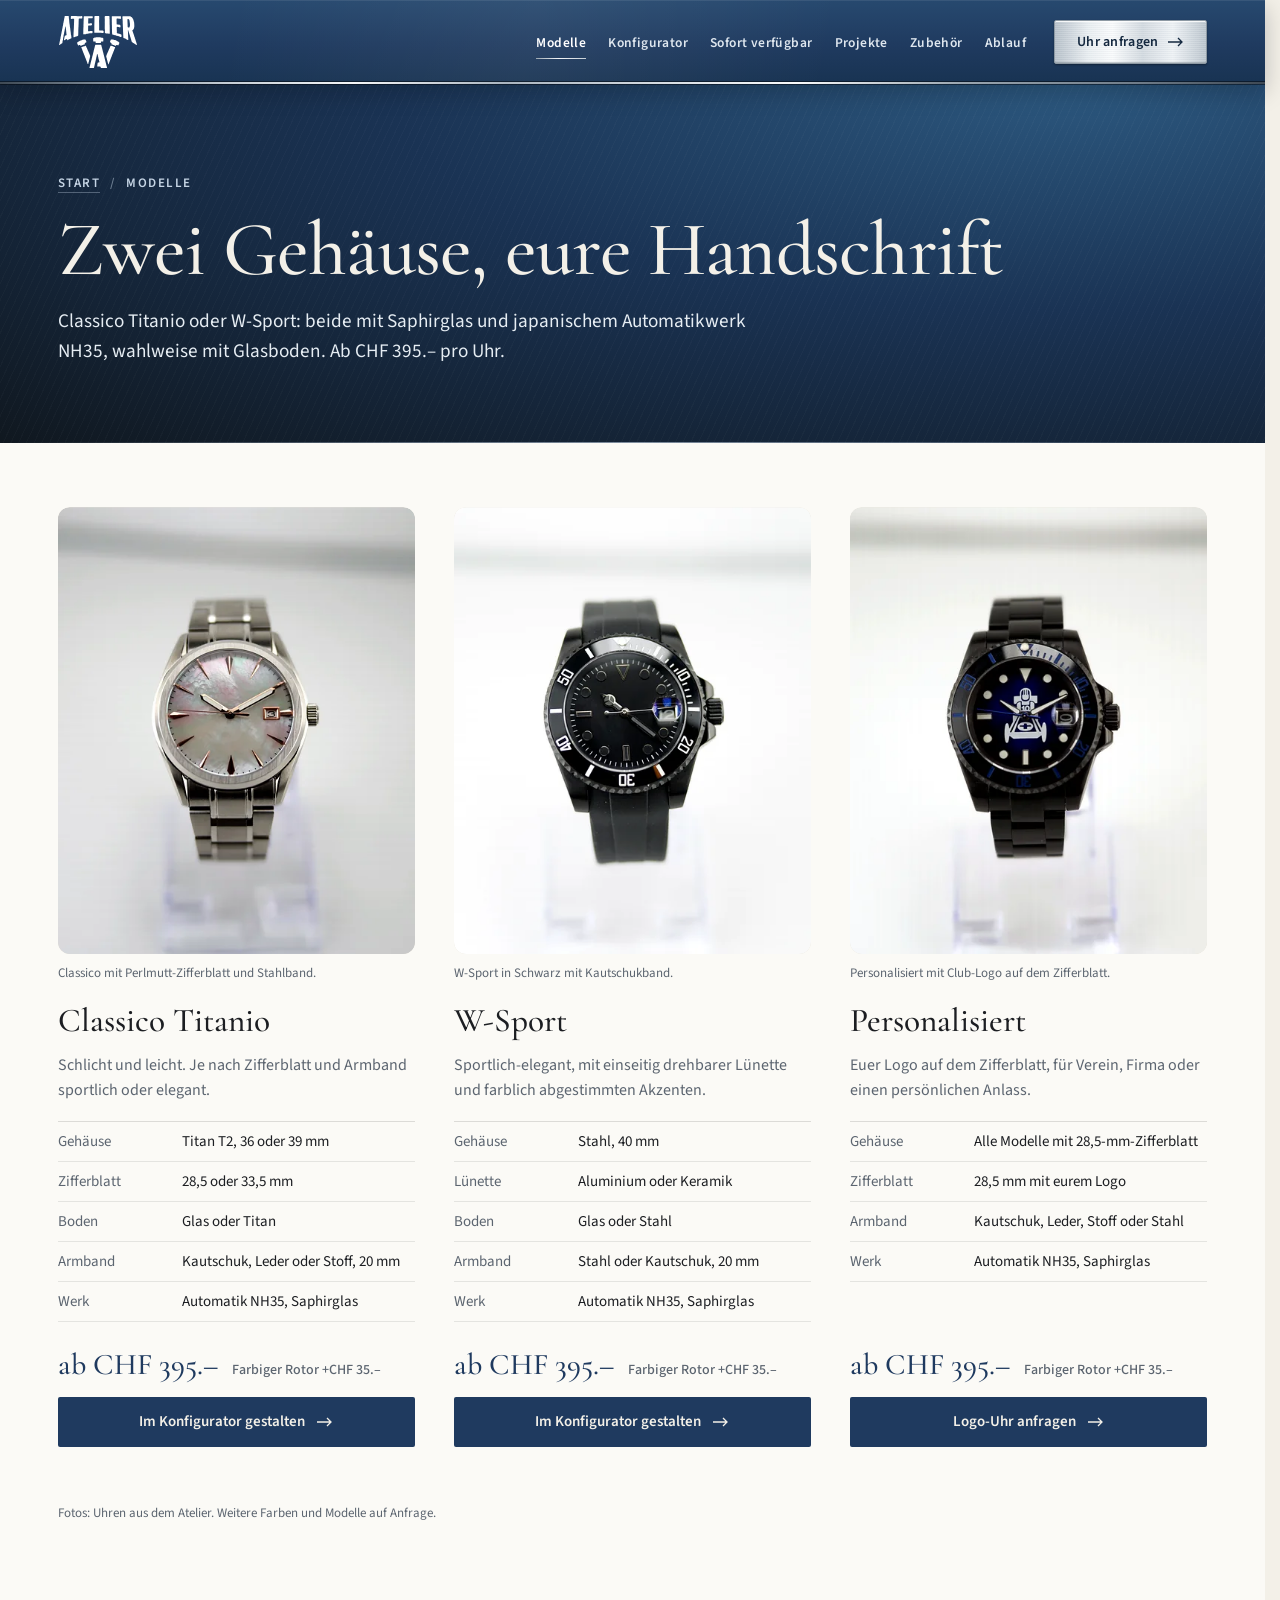
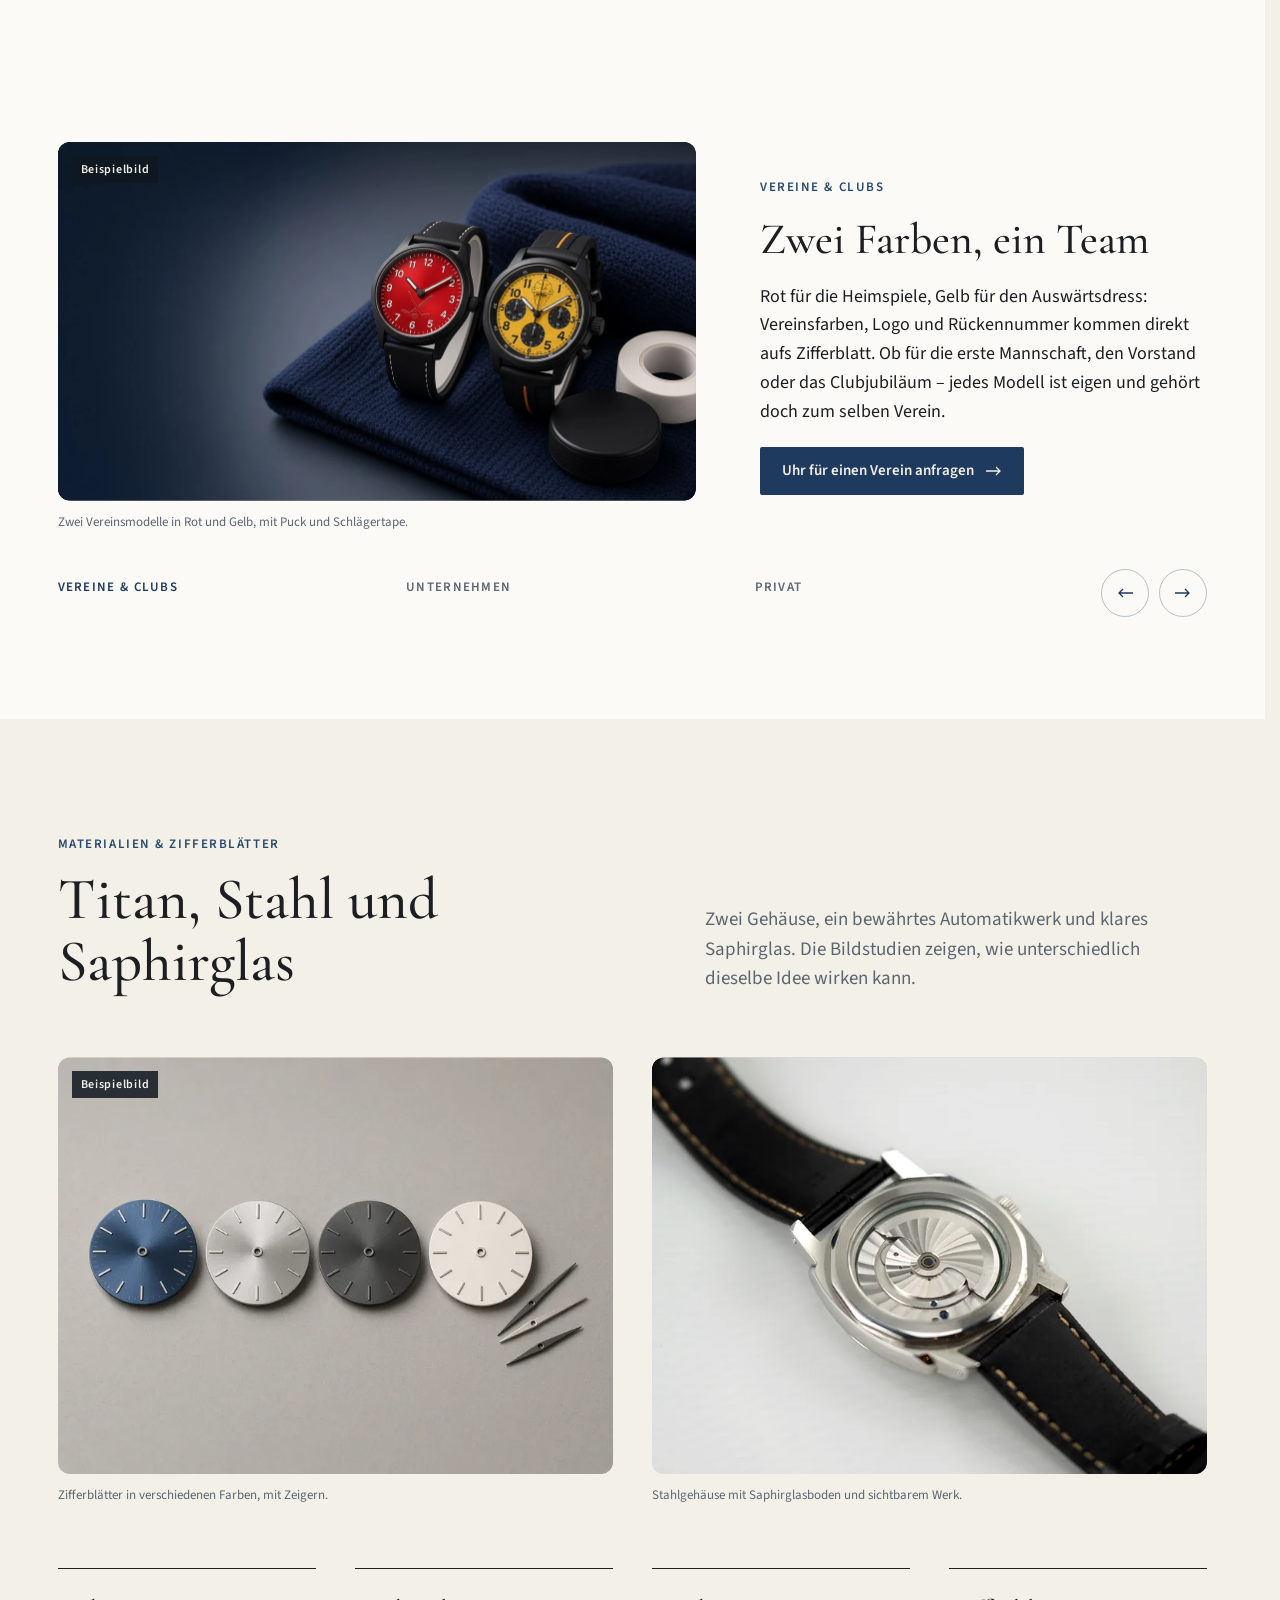
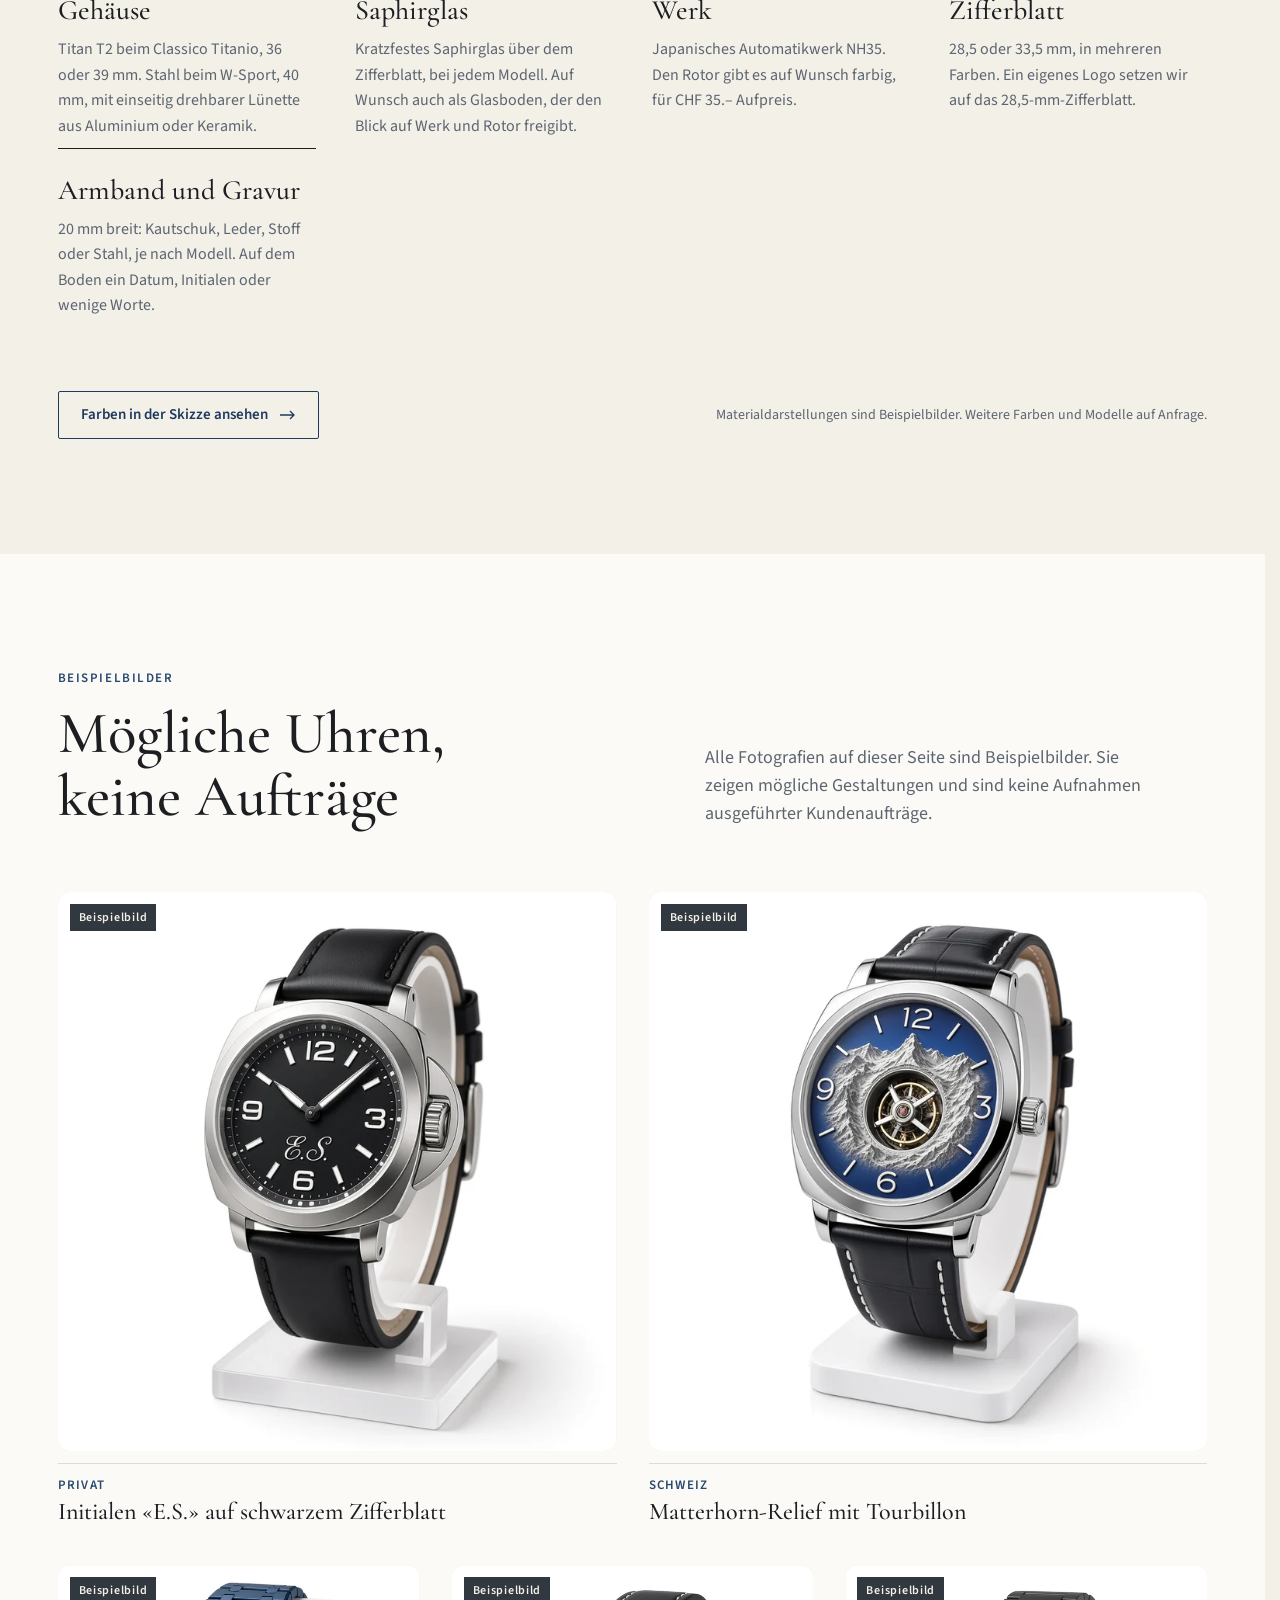
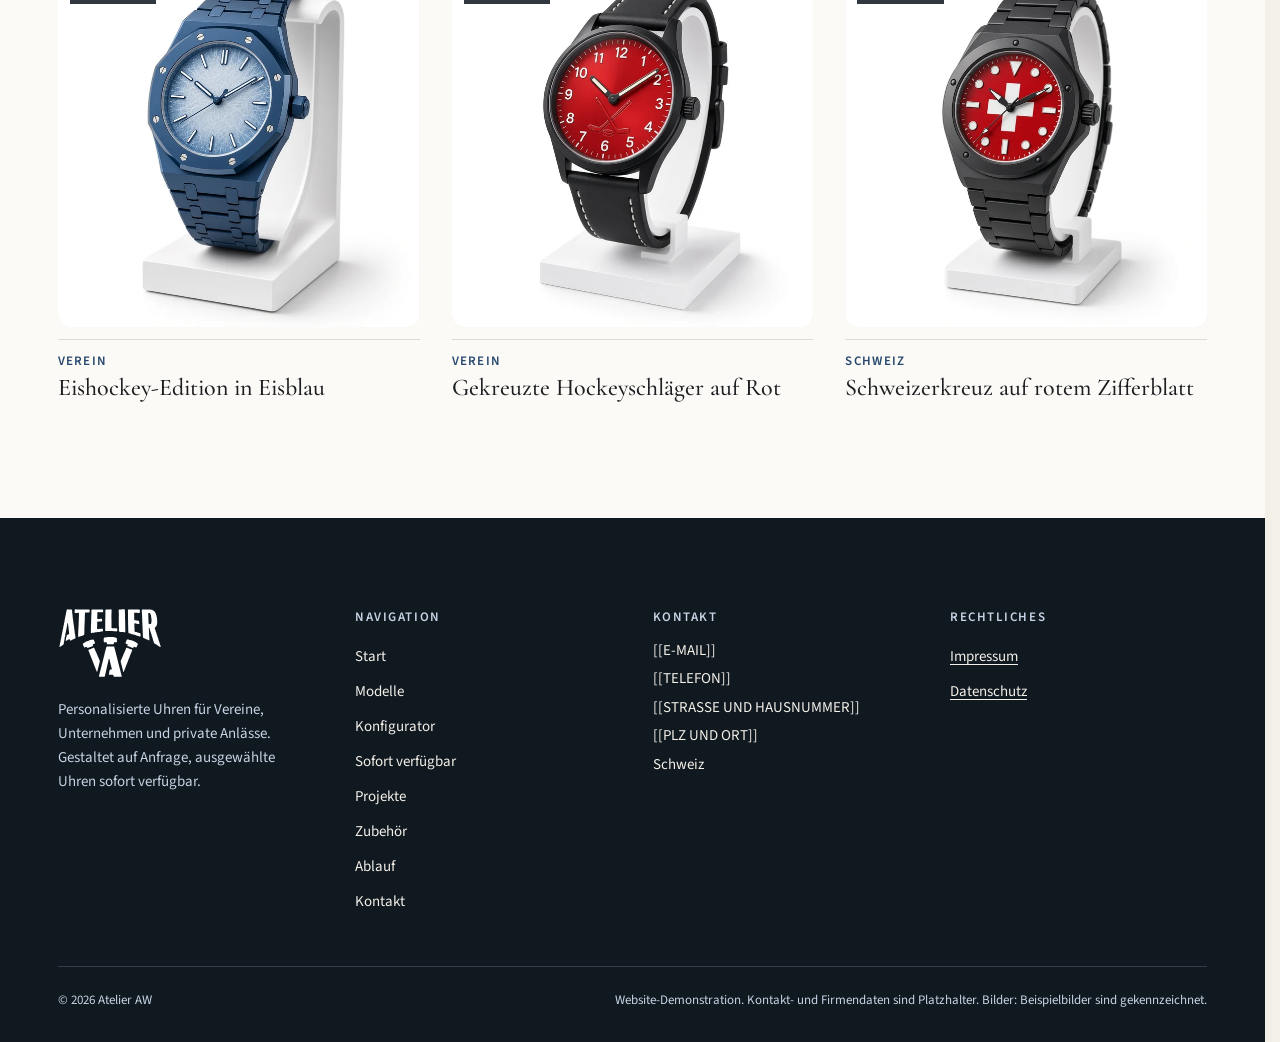
<file: modelle.html>
<!DOCTYPE html>
<html lang="de-CH" class="no-js">
<head>
<meta charset="utf-8">
<meta name="viewport" content="width=device-width, initial-scale=1">
<title>Modelle – Atelier AW</title>
<meta name="description" content="Classico Titanio, W-Sport und personalisierte Uhren mit Saphirglas und Automatikwerk NH35, ab CHF 395.–. Materialien und Beispiele.">
<meta name="robots" content="noindex, nofollow">
<meta name="theme-color" content="#1f3a5f">
<meta property="og:type" content="website">
<meta property="og:title" content="Modelle – Atelier AW">
<meta property="og:description" content="Classico Titanio, W-Sport und personalisierte Uhren mit Saphirglas und Automatikwerk NH35, ab CHF 395.–. Materialien und Beispiele.">
<meta property="og:image" content="assets/img/modelle/classico-eisblau.webp">
<link rel="icon" href="assets/icons/favicon.svg" type="image/svg+xml">
<link rel="icon" href="assets/icons/favicon-32.png" type="image/png" sizes="32x32">
<link rel="apple-touch-icon" href="assets/icons/apple-touch-icon.png">
<script>
document.documentElement.className = 'js';
if (location.protocol !== 'file:') {
  ['source-sans-3-latin-400-normal', 'source-sans-3-latin-600-normal', 'cormorant-garamond-latin-500-normal', 'cormorant-garamond-latin-500-italic'].forEach(function (f) {
    var l = document.createElement('link'); l.rel = 'preload'; l.as = 'font'; l.type = 'font/woff2';
    l.crossOrigin = 'anonymous'; l.href = 'assets/fonts/' + f + '.woff2'; document.head.appendChild(l);
  });
}
</script>
<link rel="stylesheet" href="assets/css/styles.css">
<link rel="stylesheet" href="assets/css/sections.css">
<link rel="stylesheet" href="assets/css/site.css">
</head>
<body>
<a href="#inhalt" style="position:fixed;left:16px;top:-80px;z-index:100;background:#f3f0e8;color:#14283f;padding:12px 16px;font-weight:600;transition:top 160ms" data-fc="0">Zum Inhalt</a>

<header class="hd" data-dark="">
  <div class="hd-in">
    <a class="brand" href="index.html" aria-label="Atelier AW – zur Startseite">
      <img src="assets/logo/atelier-w-logo-white.svg" alt="Atelier AW" width="80" height="54">
    </a>
    <nav class="nav-wide hd-nav" aria-label="Hauptnavigation">
      <ul class="hd-links"><li><a href="modelle.html" aria-current="page">Modelle<span class="nav-line" aria-hidden="true"></span></a></li><li><a href="konfigurator.html">Konfigurator<span class="nav-line" aria-hidden="true"></span></a></li><li><a href="sofort-verfuegbar.html">Sofort verfügbar<span class="nav-line" aria-hidden="true"></span></a></li><li><a href="projekte.html">Projekte<span class="nav-line" aria-hidden="true"></span></a></li><li><a href="zubehoer.html">Zubehör<span class="nav-line" aria-hidden="true"></span></a></li><li><a href="ablauf.html">Ablauf<span class="nav-line" aria-hidden="true"></span></a></li></ul>
      <a class="hd-cta" href="kontakt.html"><span>Uhr anfragen</span><svg width="16" height="10" viewBox="0 0 16 10" fill="none" stroke="currentColor" stroke-width="1.3" aria-hidden="true"><path d="M0 5h14M10 1l4 4-4 4"></path></svg></a>
    </nav>
    <button class="nav-narrow hd-menu" type="button" id="menu-btn" aria-expanded="false" aria-controls="aw-menu">
      <span id="menu-label">Menü</span>
      <svg width="22" height="14" viewBox="0 0 22 14" fill="none" stroke="currentColor" stroke-width="1.3" aria-hidden="true"><path id="menu-icon" d="M0 2h22M0 7h22M0 12h22"></path></svg>
    </button>
  </div>
  <span class="hd-edge" aria-hidden="true"></span>
  <div id="aw-menu" hidden style="position:fixed;top:var(--hd);left:0;right:0;bottom:0;background:#14283f;overflow-y:auto;overscroll-behavior:contain;padding:32px clamp(20px,4.5vw,64px) calc(32px + env(safe-area-inset-bottom))">
    <nav aria-label="Mobile Navigation">
      <ul style="list-style:none;margin:0;padding:0;display:flex;flex-direction:column">
          <li style="border-bottom:1px solid rgba(197,212,228,0.18)"><a href="index.html" style="display:flex;justify-content:space-between;align-items:center;padding:18px 0;color:#f3f0e8;text-decoration:none;font-family:'Cormorant Garamond',Palatino,Georgia,serif;font-size:30px;font-weight:500">Start<svg width="16" height="10" viewBox="0 0 16 10" fill="none" stroke="currentColor" stroke-width="1.3" aria-hidden="true"><path d="M0 5h14M10 1l4 4-4 4"></path></svg></a></li><li style="border-bottom:1px solid rgba(197,212,228,0.18)"><a href="modelle.html" aria-current="page" style="display:flex;justify-content:space-between;align-items:center;padding:18px 0;color:#f3f0e8;text-decoration:none;font-family:'Cormorant Garamond',Palatino,Georgia,serif;font-size:30px;font-weight:500">Modelle<svg width="16" height="10" viewBox="0 0 16 10" fill="none" stroke="currentColor" stroke-width="1.3" aria-hidden="true"><path d="M0 5h14M10 1l4 4-4 4"></path></svg></a></li><li style="border-bottom:1px solid rgba(197,212,228,0.18)"><a href="konfigurator.html" style="display:flex;justify-content:space-between;align-items:center;padding:18px 0;color:#f3f0e8;text-decoration:none;font-family:'Cormorant Garamond',Palatino,Georgia,serif;font-size:30px;font-weight:500">Konfigurator<svg width="16" height="10" viewBox="0 0 16 10" fill="none" stroke="currentColor" stroke-width="1.3" aria-hidden="true"><path d="M0 5h14M10 1l4 4-4 4"></path></svg></a></li><li style="border-bottom:1px solid rgba(197,212,228,0.18)"><a href="sofort-verfuegbar.html" style="display:flex;justify-content:space-between;align-items:center;padding:18px 0;color:#f3f0e8;text-decoration:none;font-family:'Cormorant Garamond',Palatino,Georgia,serif;font-size:30px;font-weight:500">Sofort verfügbar<svg width="16" height="10" viewBox="0 0 16 10" fill="none" stroke="currentColor" stroke-width="1.3" aria-hidden="true"><path d="M0 5h14M10 1l4 4-4 4"></path></svg></a></li><li style="border-bottom:1px solid rgba(197,212,228,0.18)"><a href="projekte.html" style="display:flex;justify-content:space-between;align-items:center;padding:18px 0;color:#f3f0e8;text-decoration:none;font-family:'Cormorant Garamond',Palatino,Georgia,serif;font-size:30px;font-weight:500">Projekte<svg width="16" height="10" viewBox="0 0 16 10" fill="none" stroke="currentColor" stroke-width="1.3" aria-hidden="true"><path d="M0 5h14M10 1l4 4-4 4"></path></svg></a></li><li style="border-bottom:1px solid rgba(197,212,228,0.18)"><a href="zubehoer.html" style="display:flex;justify-content:space-between;align-items:center;padding:18px 0;color:#f3f0e8;text-decoration:none;font-family:'Cormorant Garamond',Palatino,Georgia,serif;font-size:30px;font-weight:500">Zubehör<svg width="16" height="10" viewBox="0 0 16 10" fill="none" stroke="currentColor" stroke-width="1.3" aria-hidden="true"><path d="M0 5h14M10 1l4 4-4 4"></path></svg></a></li><li style="border-bottom:1px solid rgba(197,212,228,0.18)"><a href="ablauf.html" style="display:flex;justify-content:space-between;align-items:center;padding:18px 0;color:#f3f0e8;text-decoration:none;font-family:'Cormorant Garamond',Palatino,Georgia,serif;font-size:30px;font-weight:500">Ablauf<svg width="16" height="10" viewBox="0 0 16 10" fill="none" stroke="currentColor" stroke-width="1.3" aria-hidden="true"><path d="M0 5h14M10 1l4 4-4 4"></path></svg></a></li><li style="border-bottom:1px solid rgba(197,212,228,0.18)"><a href="kontakt.html" style="display:flex;justify-content:space-between;align-items:center;padding:18px 0;color:#f3f0e8;text-decoration:none;font-family:'Cormorant Garamond',Palatino,Georgia,serif;font-size:30px;font-weight:500">Kontakt<svg width="16" height="10" viewBox="0 0 16 10" fill="none" stroke="currentColor" stroke-width="1.3" aria-hidden="true"><path d="M0 5h14M10 1l4 4-4 4"></path></svg></a></li>
        </ul>
      <a href="kontakt.html" style="margin-top:32px;display:flex;justify-content:center;align-items:center;min-height:52px;background:#f3f0e8;color:#14283f;text-decoration:none;font-weight:600;font-size:16px;border-radius:2px">Uhr anfragen</a>
    </nav>
  </div>
</header>

<main id="aw-main">
<section id="inhalt" tabindex="-1" class="ph" data-dark="" aria-labelledby="ph-h">
  <div class="ph-in">
    <nav class="ph-crumb" aria-label="Brotkrumen"><a href="index.html">Start</a><span aria-hidden="true">/</span><span>Modelle</span></nav>
    <h1 id="ph-h" class="ph-h">Zwei Gehäuse, eure Handschrift</h1>
    <p class="ph-lead">Classico Titanio oder W-Sport: beide mit Saphirglas und japanischem Automatikwerk NH35, wahlweise mit Glasboden. Ab CHF 395.– pro Uhr.</p>
  </div>
  <span class="ph-line" aria-hidden="true"></span>
</section>

<section id="modelle" class="sx sx-first" aria-labelledby="mod-h" style="background:#fbfaf6">
  <div class="sx-in">
        <ul class="mod-grid">
      <li class="mod-card">
        <figure class="mod-fig"><div class="ph-frame mod-ph"><img src="assets/img/echt/classico-perlmutt.webp" srcset="assets/img/echt/classico-perlmutt-480.webp 480w, assets/img/echt/classico-perlmutt.webp 864w" sizes="(min-width: 1000px) 30vw, 100vw" alt="Classico mit Perlmutt-Zifferblatt, roségoldenen Indizes und Stahlband" width="864" height="1080" loading="lazy" decoding="async"></div>
          <figcaption>Classico mit Perlmutt-Zifferblatt und Stahlband.</figcaption></figure>
        <div class="mod-body">
          <h3 class="mod-t">Classico Titanio</h3>
          <p class="mod-d">Schlicht und leicht. Je nach Zifferblatt und Armband sportlich oder elegant.</p>
          <dl class="mod-spec">
            <div><dt>Gehäuse</dt><dd>Titan T2, 36 oder 39 mm</dd></div>
            <div><dt>Zifferblatt</dt><dd>28,5 oder 33,5 mm</dd></div>
            <div><dt>Boden</dt><dd>Glas oder Titan</dd></div>
            <div><dt>Armband</dt><dd>Kautschuk, Leder oder Stoff, 20 mm</dd></div>
            <div><dt>Werk</dt><dd>Automatik NH35, Saphirglas</dd></div>
          </dl>
          <p class="mod-p">ab CHF 395.–<span>Farbiger Rotor +CHF 35.–</span></p>
          <a href="konfigurator.html?modell=classico" class="sx-btn">Im Konfigurator gestalten<svg width="16" height="10" viewBox="0 0 16 10" fill="none" stroke="currentColor" stroke-width="1.3" aria-hidden="true"><path d="M0 5h14M10 1l4 4-4 4"/></svg></a>
        </div>
      </li>
      <li class="mod-card">
        <figure class="mod-fig"><div class="ph-frame mod-ph"><img src="assets/img/echt/w-sport-taucher-schwarz.webp" srcset="assets/img/echt/w-sport-taucher-schwarz-480.webp 480w, assets/img/echt/w-sport-taucher-schwarz.webp 864w" sizes="(min-width: 1000px) 30vw, 100vw" alt="W-Sport in Schwarz mit Drehlünette und Kautschukband" width="864" height="1080" loading="lazy" decoding="async"></div>
          <figcaption>W-Sport in Schwarz mit Kautschukband.</figcaption></figure>
        <div class="mod-body">
          <h3 class="mod-t">W-Sport</h3>
          <p class="mod-d">Sportlich-elegant, mit einseitig drehbarer Lünette und farblich abgestimmten Akzenten.</p>
          <dl class="mod-spec">
            <div><dt>Gehäuse</dt><dd>Stahl, 40 mm</dd></div>
            <div><dt>Lünette</dt><dd>Aluminium oder Keramik</dd></div>
            <div><dt>Boden</dt><dd>Glas oder Stahl</dd></div>
            <div><dt>Armband</dt><dd>Stahl oder Kautschuk, 20 mm</dd></div>
            <div><dt>Werk</dt><dd>Automatik NH35, Saphirglas</dd></div>
          </dl>
          <p class="mod-p">ab CHF 395.–<span>Farbiger Rotor +CHF 35.–</span></p>
          <a href="konfigurator.html?modell=wsport" class="sx-btn">Im Konfigurator gestalten<svg width="16" height="10" viewBox="0 0 16 10" fill="none" stroke="currentColor" stroke-width="1.3" aria-hidden="true"><path d="M0 5h14M10 1l4 4-4 4"/></svg></a>
        </div>
      </li>
      <li class="mod-card">
        <figure class="mod-fig"><div class="ph-frame mod-ph"><img src="assets/img/echt/personalisiert-club-logo.webp" srcset="assets/img/echt/personalisiert-club-logo-480.webp 480w, assets/img/echt/personalisiert-club-logo.webp 864w" sizes="(min-width: 1000px) 30vw, 100vw" alt="Schwarze Taucheruhr mit Club-Logo auf blauem Verlaufszifferblatt" width="864" height="1080" loading="lazy" decoding="async"></div>
          <figcaption>Personalisiert mit Club-Logo auf dem Zifferblatt.</figcaption></figure>
        <div class="mod-body">
          <h3 class="mod-t">Personalisiert</h3>
          <p class="mod-d">Euer Logo auf dem Zifferblatt, für Verein, Firma oder einen persönlichen Anlass.</p>
          <dl class="mod-spec">
            <div><dt>Gehäuse</dt><dd>Alle Modelle mit 28,5-mm-Zifferblatt</dd></div>
            <div><dt>Zifferblatt</dt><dd>28,5 mm mit eurem Logo</dd></div>
            <div><dt>Armband</dt><dd>Kautschuk, Leder, Stoff oder Stahl</dd></div>
            <div><dt>Werk</dt><dd>Automatik NH35, Saphirglas</dd></div>
          </dl>
          <p class="mod-p">ab CHF 395.–<span>Farbiger Rotor +CHF 35.–</span></p>
          <a href="kontakt.html?nachricht=Personalisierte%20Uhr%20mit%20eigenem%20Logo%20auf%20dem%20Zifferblatt%20%2828%2C5%20mm%29." class="sx-btn">Logo-Uhr anfragen<svg width="16" height="10" viewBox="0 0 16 10" fill="none" stroke="currentColor" stroke-width="1.3" aria-hidden="true"><path d="M0 5h14M10 1l4 4-4 4"/></svg></a>
        </div>
      </li>
    </ul>
    <p class="sx-note">Fotos: Uhren aus dem Atelier. Weitere Farben und Modelle auf Anfrage.</p>
  </div>
</section>

<section id="geschichten" aria-label="Geschichten" style="background:#fbfaf6;scroll-margin-top:var(--hd)">
  <div style="max-width:1440px;margin:0 auto;padding:clamp(64px,8vw,120px) clamp(20px,4.5vw,64px)">
    <div class="sl" aria-roledescription="Karussell" aria-label="Geschichten: Verein, Unternehmen, Privat">
      <div class="sl-stage" aria-live="polite">
      <article id="geschichte-verein" class="sl-slide is-active" role="group" aria-roledescription="Folie" aria-label="1 von 3: Vereine &amp; Clubs" data-i="0">
        <figure class="sl-fig">
          <div class="ph-frame sl-frame">
            <img src="assets/img/slide-verein.webp" srcset="assets/img/slide-verein-720.webp 720w, assets/img/slide-verein.webp 1280w" sizes="(min-width: 1000px) 58vw, 100vw" alt="Zwei Vereinsuhren in Rot und Gelb auf einem dunkelblauen Schal, daneben Puck und Schlägertape" width="1280" height="720" decoding="async">
            <span class="sl-badge">Beispielbild</span>
          </div>
          <figcaption>Zwei Vereinsmodelle in Rot und Gelb, mit Puck und Schlägertape.</figcaption>
        </figure>
        <div class="sl-text" style="display:flex;flex-direction:column;gap:20px">
        <p style="margin:0;font-size:13px;font-weight:600;letter-spacing:0.12em;text-transform:uppercase;color:#28496f">Vereine &amp; Clubs</p>
        <h3 style="margin:0;font-family:'Cormorant Garamond',Palatino,Georgia,serif;font-weight:500;font-size:clamp(2rem,3.4vw,3.2rem);line-height:1.08;text-wrap:balance">Zwei Farben, ein Team</h3>
        <p style="margin:0;font-size:18px;line-height:1.6;color:#1c1e22;text-wrap:pretty">Rot für die Heimspiele, Gelb für den Auswärtsdress: Vereinsfarben, Logo und Rückennummer kommen direkt aufs Zifferblatt. Ob für die erste Mannschaft, den Vorstand oder das Clubjubiläum – jedes Modell ist eigen und gehört doch zum selben Verein.</p>
        <a href="kontakt.html?kundentyp=Verein%20oder%20Club" style="align-self:flex-start;display:inline-flex;align-items:center;gap:12px;min-height:48px;padding:0 22px;background:#1f3a5f;color:#f3f0e8;text-decoration:none;font-weight:600;font-size:15px;border-radius:2px;transition:background 200ms,gap 200ms" data-hv="3">Uhr für einen Verein anfragen<svg width="16" height="10" viewBox="0 0 16 10" fill="none" stroke="currentColor" stroke-width="1.3" aria-hidden="true"><path d="M0 5h14M10 1l4 4-4 4"></path></svg></a>
      </div>
      </article>
      <article id="geschichte-unternehmen" class="sl-slide" role="group" aria-roledescription="Folie" aria-label="2 von 3: Unternehmen" data-i="1" aria-hidden="true">
        <figure class="sl-fig">
          <div class="ph-frame sl-frame">
            <img src="assets/img/slide-unternehmen.webp" srcset="assets/img/slide-unternehmen-720.webp 720w, assets/img/slide-unternehmen.webp 1280w" sizes="(min-width: 1000px) 58vw, 100vw" alt="Blaue Uhr mit eisblauem Zifferblatt und schwarze Uhr mit Schweizerkreuz auf einem Steinpult, dahinter ein offenes Etui" width="1280" height="720" loading="lazy" decoding="async">
            <span class="sl-badge">Beispielbild</span>
          </div>
          <figcaption>Zwei Firmenmodelle in Eisblau und mit Schweizerkreuz, mit Etui und Karte.</figcaption>
        </figure>
        <div class="sl-text" style="display:flex;flex-direction:column;gap:20px">
        <p style="margin:0;font-size:13px;font-weight:600;letter-spacing:0.12em;text-transform:uppercase;color:#28496f">Unternehmen</p>
        <h3 style="margin:0;font-family:'Cormorant Garamond',Palatino,Georgia,serif;font-weight:500;font-size:clamp(2rem,3.4vw,3.2rem);line-height:1.08;text-wrap:balance">Ein Geschenk, das bleibt</h3>
        <p style="margin:0;font-size:18px;line-height:1.6;color:#1c1e22;text-wrap:pretty">Eisblau für das Signet, Rot mit Schweizerkreuz für die Herkunft: Firmenfarben und Logo werden zum Zifferblatt, Jubiläumsdatum und Widmung zur Gravur. Überreicht im Etui – als persönliches Geschenk oder als Serie für das ganze Team.</p>
        <a href="kontakt.html?kundentyp=Unternehmen" style="align-self:flex-start;display:inline-flex;align-items:center;gap:12px;min-height:48px;padding:0 22px;background:#1f3a5f;color:#f3f0e8;text-decoration:none;font-weight:600;font-size:15px;border-radius:2px;transition:background 200ms,gap 200ms" data-hv="3">Uhr für ein Unternehmen anfragen<svg width="16" height="10" viewBox="0 0 16 10" fill="none" stroke="currentColor" stroke-width="1.3" aria-hidden="true"><path d="M0 5h14M10 1l4 4-4 4"></path></svg></a>
      </div>
      </article>
      <article id="geschichte-privat" class="sl-slide" role="group" aria-roledescription="Folie" aria-label="3 von 3: Privat" data-i="2" aria-hidden="true">
        <figure class="sl-fig">
          <div class="ph-frame sl-frame">
            <img src="assets/img/slide-privat.webp" srcset="assets/img/slide-privat-720.webp 720w, assets/img/slide-privat.webp 1280w" sizes="(min-width: 1000px) 58vw, 100vw" alt="Stahluhr mit Initialen E.S. und Stahluhr mit Matterhorn-Relief nebeneinander auf Leinen, daneben zwei Eheringe" width="1280" height="720" loading="lazy" decoding="async">
            <span class="sl-badge">Beispielbild</span>
          </div>
          <figcaption>Ein Uhrenpaar mit Initialen und Matterhorn-Relief, zur Hochzeit gedacht.</figcaption>
        </figure>
        <div class="sl-text" style="display:flex;flex-direction:column;gap:20px">
        <p style="margin:0;font-size:13px;font-weight:600;letter-spacing:0.12em;text-transform:uppercase;color:#28496f">Privat</p>
        <h3 style="margin:0;font-family:'Cormorant Garamond',Palatino,Georgia,serif;font-weight:500;font-size:clamp(2rem,3.4vw,3.2rem);line-height:1.08;text-wrap:balance">Zwei Uhren, ein Versprechen</h3>
        <p style="margin:0;font-size:18px;line-height:1.6;color:#1c1e22;text-wrap:pretty">Die Initialen auf der einen, das Matterhorn auf der anderen: Zur Hochzeit oder zum Jahrestag entsteht ein Paar, das zusammengehört und doch eigen bleibt. Ein Datum, Koordinaten oder ein Satz im Gehäuseboden machen es unverwechselbar.</p>
        <a href="kontakt.html?kundentyp=Privatperson" style="align-self:flex-start;display:inline-flex;align-items:center;gap:12px;min-height:48px;padding:0 22px;background:#1f3a5f;color:#f3f0e8;text-decoration:none;font-weight:600;font-size:15px;border-radius:2px;transition:background 200ms,gap 200ms" data-hv="3">Uhr für einen privaten Anlass anfragen<svg width="16" height="10" viewBox="0 0 16 10" fill="none" stroke="currentColor" stroke-width="1.3" aria-hidden="true"><path d="M0 5h14M10 1l4 4-4 4"></path></svg></a>
      </div>
      </article>
      </div>
      <div class="sl-nav">
        <div class="sl-tabs" role="group" aria-label="Folie wählen"><button type="button" class="sl-tab is-active" data-go="0" aria-controls="geschichte-verein" aria-current="true"><span class="sl-tab-l">Vereine &amp; Clubs</span><span class="sl-bar"><span></span></span></button><button type="button" class="sl-tab" data-go="1" aria-controls="geschichte-unternehmen"><span class="sl-tab-l">Unternehmen</span><span class="sl-bar"><span></span></span></button><button type="button" class="sl-tab" data-go="2" aria-controls="geschichte-privat"><span class="sl-tab-l">Privat</span><span class="sl-bar"><span></span></span></button></div>
        <div class="sl-arrows">
          <button type="button" class="sl-arrow sl-prev" aria-label="Vorherige Folie"><svg width="16" height="10" viewBox="0 0 16 10" fill="none" stroke="currentColor" stroke-width="1.3" aria-hidden="true"><path d="M0 5h14M10 1l4 4-4 4"></path></svg></button>
          <button type="button" class="sl-arrow sl-next" aria-label="Nächste Folie"><svg width="16" height="10" viewBox="0 0 16 10" fill="none" stroke="currentColor" stroke-width="1.3" aria-hidden="true"><path d="M0 5h14M10 1l4 4-4 4"></path></svg></button>
        </div>
      </div>
    </div>
  </div>
</section>

<section id="materialien" aria-labelledby="mat-h" style="scroll-margin-top:var(--hd);background:#f3f0e8">
  <div style="max-width:1280px;margin:0 auto;padding:clamp(64px,9vw,136px) clamp(20px,4.5vw,64px);display:flex;flex-direction:column;gap:clamp(40px,5vw,72px)">
    <div style="display:flex;flex-wrap:wrap;gap:24px 64px;align-items:end">
      <div style="flex:1 1 420px;min-width:0">
        <p style="margin:0 0 16px;font-size:13px;font-weight:600;letter-spacing:0.12em;text-transform:uppercase;color:#28496f">Materialien &amp; Zifferblätter</p>
        <h2 id="mat-h" style="margin:0;font-family:'Cormorant Garamond',Palatino,Georgia,serif;font-weight:500;font-size:clamp(2.25rem,4.6vw,4.4rem);line-height:1.06">Titan, Stahl und Saphirglas</h2>
      </div>
      <p style="flex:1 1 340px;min-width:0;margin:0;font-size:19px;line-height:1.55;color:#5c6570;max-width:30em;text-wrap:pretty">Zwei Gehäuse, ein bewährtes Automatikwerk und klares Saphirglas. Die Bildstudien zeigen, wie unterschiedlich dieselbe Idee wirken kann.</p>
    </div>
    <div style="display:grid;grid-template-columns:repeat(auto-fit,minmax(min(100%,420px),1fr));gap:clamp(20px,3vw,40px)">
      <figure style="margin:0;display:flex;flex-direction:column;gap:12px">
        <div class="ph-frame" style="position:relative;aspect-ratio:4/3;background:#e7e2d6;overflow:hidden">
          <img src="assets/img/dials-4x3.webp" srcset="assets/img/dials-4x3-720.webp 720w, assets/img/dials-4x3.webp 1440w" sizes="(min-width: 960px) 50vw, 100vw" alt="Vier Zifferblätter in Metallblau, Silber, Graphit und Elfenbein, daneben Zeiger" loading="lazy" decoding="async" style="position:absolute;inset:0;width:100%;height:100%;object-fit:cover;display:block">
          <span style="position:absolute;top:14px;left:14px;pointer-events:none;padding:5px 9px;background:rgba(16,24,32,0.86);color:#f3f0e8;font-size:12px;font-weight:600;letter-spacing:0.06em">Beispielbild</span>
        </div>
        <figcaption style="font-size:13px;color:#5c6570">Zifferblätter in verschiedenen Farben, mit Zeigern.</figcaption>
      </figure>
      <figure style="margin:0;display:flex;flex-direction:column;gap:12px">
        <div class="ph-frame" style="position:relative;aspect-ratio:4/3;background:#c5ced6;overflow:hidden">
          <img src="assets/img/echt/sichtboden-4x3.webp" srcset="assets/img/echt/sichtboden-4x3-720.webp 720w, assets/img/echt/sichtboden-4x3.webp 1440w" sizes="(min-width: 960px) 50vw, 100vw" alt="Stahlgehäuse von hinten mit Saphirglasboden und sichtbarem Rotor" loading="lazy" decoding="async" style="position:absolute;inset:0;width:100%;height:100%;object-fit:cover;display:block">
          
        </div>
        <figcaption style="font-size:13px;color:#5c6570">Stahlgehäuse mit Saphirglasboden und sichtbarem Werk.</figcaption>
      </figure>
    </div>
    <dl style="margin:0;display:grid;grid-template-columns:repeat(auto-fit,minmax(min(100%,240px),1fr));gap:0 clamp(24px,3vw,40px)">
      <div style="border-top:1px solid #1c1e22;padding:24px 0 8px;display:flex;flex-direction:column;gap:10px"><dt style="font-family:'Cormorant Garamond',Palatino,Georgia,serif;font-size:28px;font-weight:500">Gehäuse</dt><dd style="margin:0;font-size:16px;line-height:1.6;color:#5c6570">Titan T2 beim Classico Titanio, 36 oder 39 mm. Stahl beim W-Sport, 40 mm, mit einseitig drehbarer Lünette aus Aluminium oder Keramik.</dd></div>
      <div style="border-top:1px solid #1c1e22;padding:24px 0 8px;display:flex;flex-direction:column;gap:10px"><dt style="font-family:'Cormorant Garamond',Palatino,Georgia,serif;font-size:28px;font-weight:500">Saphirglas</dt><dd style="margin:0;font-size:16px;line-height:1.6;color:#5c6570">Kratzfestes Saphirglas über dem Zifferblatt, bei jedem Modell. Auf Wunsch auch als Glasboden, der den Blick auf Werk und Rotor freigibt.</dd></div>
      <div style="border-top:1px solid #1c1e22;padding:24px 0 8px;display:flex;flex-direction:column;gap:10px"><dt style="font-family:'Cormorant Garamond',Palatino,Georgia,serif;font-size:28px;font-weight:500">Werk</dt><dd style="margin:0;font-size:16px;line-height:1.6;color:#5c6570">Japanisches Automatikwerk NH35. Den Rotor gibt es auf Wunsch farbig, für CHF 35.– Aufpreis.</dd></div>
      <div style="border-top:1px solid #1c1e22;padding:24px 0 8px;display:flex;flex-direction:column;gap:10px"><dt style="font-family:'Cormorant Garamond',Palatino,Georgia,serif;font-size:28px;font-weight:500">Zifferblatt</dt><dd style="margin:0;font-size:16px;line-height:1.6;color:#5c6570">28,5 oder 33,5 mm, in mehreren Farben. Ein eigenes Logo setzen wir auf das 28,5-mm-Zifferblatt.</dd></div>
      <div style="border-top:1px solid #1c1e22;padding:24px 0 8px;display:flex;flex-direction:column;gap:10px"><dt style="font-family:'Cormorant Garamond',Palatino,Georgia,serif;font-size:28px;font-weight:500">Armband und Gravur</dt><dd style="margin:0;font-size:16px;line-height:1.6;color:#5c6570">20 mm breit: Kautschuk, Leder, Stoff oder Stahl, je nach Modell. Auf dem Boden ein Datum, Initialen oder wenige Worte.</dd></div>
    </dl>
    <div style="display:flex;flex-wrap:wrap;align-items:center;justify-content:space-between;gap:16px 32px">
      <a href="konfigurator.html#grp-dial" style="display:inline-flex;align-items:center;gap:12px;min-height:48px;padding:0 22px;border:1px solid #1f3a5f;color:#1f3a5f;text-decoration:none;font-weight:600;font-size:15px;border-radius:2px;transition:background 200ms,gap 200ms" data-hv="8">Farben in der Skizze ansehen<svg width="16" height="10" viewBox="0 0 16 10" fill="none" stroke="currentColor" stroke-width="1.3" aria-hidden="true"><path d="M0 5h14M10 1l4 4-4 4"></path></svg></a>
      <p style="margin:0;font-size:14px;color:#5c6570;max-width:36em">Materialdarstellungen sind Beispielbilder. Weitere Farben und Modelle auf Anfrage.</p>
    </div>
  </div>
</section>

<section id="beispiele" aria-labelledby="bsp-h" style="scroll-margin-top:var(--hd);background:#fbfaf6">
  <div style="max-width:1280px;margin:0 auto;padding:clamp(64px,9vw,136px) clamp(20px,4.5vw,64px);display:flex;flex-direction:column;gap:clamp(40px,5vw,64px)">
    <div style="display:flex;flex-wrap:wrap;gap:24px 64px;align-items:end">
      <div style="flex:1 1 420px;min-width:0">
        <p style="margin:0 0 16px;font-size:13px;font-weight:600;letter-spacing:0.12em;text-transform:uppercase;color:#28496f">Beispielbilder</p>
        <h2 id="bsp-h" style="margin:0;font-family:'Cormorant Garamond',Palatino,Georgia,serif;font-weight:500;font-size:clamp(2.25rem,4.6vw,4.4rem);line-height:1.06;text-wrap:balance">Mögliche Uhren, keine Aufträge</h2>
      </div>
      <p style="flex:1 1 340px;min-width:0;margin:0;font-size:18px;line-height:1.55;color:#5c6570;max-width:32em;text-wrap:pretty">Alle Fotografien auf dieser Seite sind Beispielbilder. Sie zeigen mögliche Gestaltungen und sind keine Aufnahmen ausgeführter Kundenaufträge.</p>
    </div>
    <ul class="bsp-grid" style="list-style:none;margin:0;padding:0;display:grid;grid-template-columns:repeat(auto-fill,minmax(min(100%,320px),1fr));gap:clamp(28px,3vw,40px) clamp(20px,2.5vw,32px);align-items:start">
        <li>
          <figure style="margin:0;display:flex;flex-direction:column;gap:12px">
            <div class="ph-frame" style="position:relative;aspect-ratio:1/1;background:#e7e2d6;overflow:hidden">
              <img src="assets/img/gallery-monogramm.webp" srcset="assets/img/gallery-monogramm-720.webp 720w, assets/img/gallery-monogramm.webp 1024w" sizes="(min-width: 1080px) 33vw, (min-width: 720px) 50vw, 100vw" alt="Stahluhr mit schwarzem Zifferblatt und den eingravierten Initialen E.S." width="1024" height="1024" loading="lazy" decoding="async" style="position:absolute;inset:0;width:100%;height:100%;object-fit:cover;display:block">
              <span style="position:absolute;top:12px;left:12px;pointer-events:none;padding:5px 9px;background:rgba(16,24,32,0.86);color:#f3f0e8;font-size:12px;font-weight:600;letter-spacing:0.06em">Beispielbild</span>
            </div>
            <figcaption style="display:flex;flex-direction:column;gap:4px;border-top:1px solid rgba(28,30,34,0.14);padding-top:12px">
              <span style="font-size:13px;font-weight:600;letter-spacing:0.1em;text-transform:uppercase;color:#28496f">Privat</span>
              <span style="font-family:'Cormorant Garamond',Palatino,Georgia,serif;font-size:24px;line-height:1.2">Initialen «E.S.» auf schwarzem Zifferblatt</span>
            </figcaption>
          </figure>
        </li>
        <li>
          <figure style="margin:0;display:flex;flex-direction:column;gap:12px">
            <div class="ph-frame" style="position:relative;aspect-ratio:1/1;background:#e7e2d6;overflow:hidden">
              <img src="assets/img/gallery-matterhorn.webp" srcset="assets/img/gallery-matterhorn-720.webp 720w, assets/img/gallery-matterhorn.webp 1024w" sizes="(min-width: 1080px) 33vw, (min-width: 720px) 50vw, 100vw" alt="Stahluhr mit blauem Zifferblatt, Matterhorn-Relief und sichtbarem Tourbillon" width="1024" height="1024" loading="lazy" decoding="async" style="position:absolute;inset:0;width:100%;height:100%;object-fit:cover;display:block">
              <span style="position:absolute;top:12px;left:12px;pointer-events:none;padding:5px 9px;background:rgba(16,24,32,0.86);color:#f3f0e8;font-size:12px;font-weight:600;letter-spacing:0.06em">Beispielbild</span>
            </div>
            <figcaption style="display:flex;flex-direction:column;gap:4px;border-top:1px solid rgba(28,30,34,0.14);padding-top:12px">
              <span style="font-size:13px;font-weight:600;letter-spacing:0.1em;text-transform:uppercase;color:#28496f">Schweiz</span>
              <span style="font-family:'Cormorant Garamond',Palatino,Georgia,serif;font-size:24px;line-height:1.2">Matterhorn-Relief mit Tourbillon</span>
            </figcaption>
          </figure>
        </li>
        <li>
          <figure style="margin:0;display:flex;flex-direction:column;gap:12px">
            <div class="ph-frame" style="position:relative;aspect-ratio:1/1;background:#e7e2d6;overflow:hidden">
              <img src="assets/img/gallery-eishockey-blau.webp" srcset="assets/img/gallery-eishockey-blau-720.webp 720w, assets/img/gallery-eishockey-blau.webp 1024w" sizes="(min-width: 1080px) 33vw, (min-width: 720px) 50vw, 100vw" alt="Blaue Uhr mit Stahlband und eisblauem Zifferblatt mit Eisstruktur" width="1024" height="1024" loading="lazy" decoding="async" style="position:absolute;inset:0;width:100%;height:100%;object-fit:cover;display:block">
              <span style="position:absolute;top:12px;left:12px;pointer-events:none;padding:5px 9px;background:rgba(16,24,32,0.86);color:#f3f0e8;font-size:12px;font-weight:600;letter-spacing:0.06em">Beispielbild</span>
            </div>
            <figcaption style="display:flex;flex-direction:column;gap:4px;border-top:1px solid rgba(28,30,34,0.14);padding-top:12px">
              <span style="font-size:13px;font-weight:600;letter-spacing:0.1em;text-transform:uppercase;color:#28496f">Verein</span>
              <span style="font-family:'Cormorant Garamond',Palatino,Georgia,serif;font-size:24px;line-height:1.2">Eishockey-Edition in Eisblau</span>
            </figcaption>
          </figure>
        </li>
        <li>
          <figure style="margin:0;display:flex;flex-direction:column;gap:12px">
            <div class="ph-frame" style="position:relative;aspect-ratio:1/1;background:#e7e2d6;overflow:hidden">
              <img src="assets/img/gallery-eishockey-rot.webp" srcset="assets/img/gallery-eishockey-rot-720.webp 720w, assets/img/gallery-eishockey-rot.webp 1024w" sizes="(min-width: 1080px) 33vw, (min-width: 720px) 50vw, 100vw" alt="Schwarze Uhr mit rotem Zifferblatt und gekreuzten Eishockeyschlägern" width="1024" height="1024" loading="lazy" decoding="async" style="position:absolute;inset:0;width:100%;height:100%;object-fit:cover;display:block">
              <span style="position:absolute;top:12px;left:12px;pointer-events:none;padding:5px 9px;background:rgba(16,24,32,0.86);color:#f3f0e8;font-size:12px;font-weight:600;letter-spacing:0.06em">Beispielbild</span>
            </div>
            <figcaption style="display:flex;flex-direction:column;gap:4px;border-top:1px solid rgba(28,30,34,0.14);padding-top:12px">
              <span style="font-size:13px;font-weight:600;letter-spacing:0.1em;text-transform:uppercase;color:#28496f">Verein</span>
              <span style="font-family:'Cormorant Garamond',Palatino,Georgia,serif;font-size:24px;line-height:1.2">Gekreuzte Hockeyschläger auf Rot</span>
            </figcaption>
          </figure>
        </li>
        <li>
          <figure style="margin:0;display:flex;flex-direction:column;gap:12px">
            <div class="ph-frame" style="position:relative;aspect-ratio:1/1;background:#e7e2d6;overflow:hidden">
              <img src="assets/img/gallery-schweizerkreuz.webp" srcset="assets/img/gallery-schweizerkreuz-720.webp 720w, assets/img/gallery-schweizerkreuz.webp 1024w" sizes="(min-width: 1080px) 33vw, (min-width: 720px) 50vw, 100vw" alt="Schwarze Uhr mit rotem Zifferblatt und weissem Schweizerkreuz" width="1024" height="1024" loading="lazy" decoding="async" style="position:absolute;inset:0;width:100%;height:100%;object-fit:cover;display:block">
              <span style="position:absolute;top:12px;left:12px;pointer-events:none;padding:5px 9px;background:rgba(16,24,32,0.86);color:#f3f0e8;font-size:12px;font-weight:600;letter-spacing:0.06em">Beispielbild</span>
            </div>
            <figcaption style="display:flex;flex-direction:column;gap:4px;border-top:1px solid rgba(28,30,34,0.14);padding-top:12px">
              <span style="font-size:13px;font-weight:600;letter-spacing:0.1em;text-transform:uppercase;color:#28496f">Schweiz</span>
              <span style="font-family:'Cormorant Garamond',Palatino,Georgia,serif;font-size:24px;line-height:1.2">Schweizerkreuz auf rotem Zifferblatt</span>
            </figcaption>
          </figure>
        </li>
    </ul>
  </div>
</section>
</main>

<footer id="aw-footer" data-dark="" style="background:#101820;color:#f3f0e8">
  <div style="max-width:1280px;margin:0 auto;padding:clamp(56px,7vw,96px) clamp(20px,4.5vw,64px) calc(32px + env(safe-area-inset-bottom));display:flex;flex-direction:column;gap:48px">
    <div style="display:grid;grid-template-columns:repeat(auto-fit,minmax(min(100%,240px),1fr));gap:40px">
      <div style="display:flex;flex-direction:column;gap:20px">
        <img src="assets/logo/atelier-w-logo-white.svg" alt="Atelier AW" width="104" height="70" style="display:block;height:70px;width:auto;align-self:flex-start">
        <p style="margin:0;font-size:15px;line-height:1.6;color:#c5d4e4;max-width:24em">Personalisierte Uhren für Vereine, Unternehmen und private Anlässe. Gestaltet auf Anfrage, ausgewählte Uhren sofort verfügbar.</p>
      </div>
      <nav aria-label="Fusszeile">
        <p style="margin:0 0 14px;font-size:13px;font-weight:600;letter-spacing:0.12em;text-transform:uppercase;color:#c5d4e4">Navigation</p>
        <ul style="list-style:none;margin:0;padding:0;display:flex;flex-direction:column;gap:2px">
          <li><a href="index.html" style="display:inline-block;padding:6px 0;color:#f3f0e8;text-decoration:none;font-size:15px" data-hv="11">Start</a></li>
          <li><a href="modelle.html" style="display:inline-block;padding:6px 0;color:#f3f0e8;text-decoration:none;font-size:15px" data-hv="11">Modelle</a></li>
          <li><a href="konfigurator.html" style="display:inline-block;padding:6px 0;color:#f3f0e8;text-decoration:none;font-size:15px" data-hv="11">Konfigurator</a></li>
          <li><a href="sofort-verfuegbar.html" style="display:inline-block;padding:6px 0;color:#f3f0e8;text-decoration:none;font-size:15px" data-hv="11">Sofort verfügbar</a></li>
          <li><a href="projekte.html" style="display:inline-block;padding:6px 0;color:#f3f0e8;text-decoration:none;font-size:15px" data-hv="11">Projekte</a></li>
          <li><a href="zubehoer.html" style="display:inline-block;padding:6px 0;color:#f3f0e8;text-decoration:none;font-size:15px" data-hv="11">Zubehör</a></li>
          <li><a href="ablauf.html" style="display:inline-block;padding:6px 0;color:#f3f0e8;text-decoration:none;font-size:15px" data-hv="11">Ablauf</a></li>
          <li><a href="kontakt.html" style="display:inline-block;padding:6px 0;color:#f3f0e8;text-decoration:none;font-size:15px" data-hv="11">Kontakt</a></li>
        </ul>
      </nav>
      <div>
        <p style="margin:0 0 14px;font-size:13px;font-weight:600;letter-spacing:0.12em;text-transform:uppercase;color:#c5d4e4">Kontakt</p>
        <address style="font-style:normal;display:flex;flex-direction:column;gap:6px;font-size:15px;line-height:1.5;overflow-wrap:anywhere">
          <span>[[E-MAIL]]</span><span>[[TELEFON]]</span><span>[[STRASSE UND HAUSNUMMER]]</span><span>[[PLZ UND ORT]]</span><span>Schweiz</span>
        </address>
      </div>
      <div>
        <p style="margin:0 0 14px;font-size:13px;font-weight:600;letter-spacing:0.12em;text-transform:uppercase;color:#c5d4e4">Rechtliches</p>
        <ul style="list-style:none;margin:0;padding:0;display:flex;flex-direction:column;gap:2px">
          <li><a href="impressum.html" style="display:inline-block;padding:6px 0;color:#f3f0e8;font-size:15px" data-hv="11">Impressum</a></li>
          <li><a href="datenschutz.html" style="display:inline-block;padding:6px 0;color:#f3f0e8;font-size:15px" data-hv="11">Datenschutz</a></li>
        </ul>
      </div>
    </div>
    <div style="border-top:1px solid rgba(197,212,228,0.2);padding-top:24px;display:flex;flex-wrap:wrap;justify-content:space-between;gap:12px;font-size:13px;line-height:1.5;color:#c5d4e4">
      <span>© <span data-year>2026</span> Atelier AW</span>
      <span style="max-width:52em">Website-Demonstration. Kontakt- und Firmendaten sind Platzhalter. Bilder: Beispielbilder sind gekennzeichnet.</span>
    </div>
  </div>
</footer>
<script src="assets/js/slider.js" defer></script>
<script src="assets/js/app.js" defer></script>
</body>
</html>
</file>
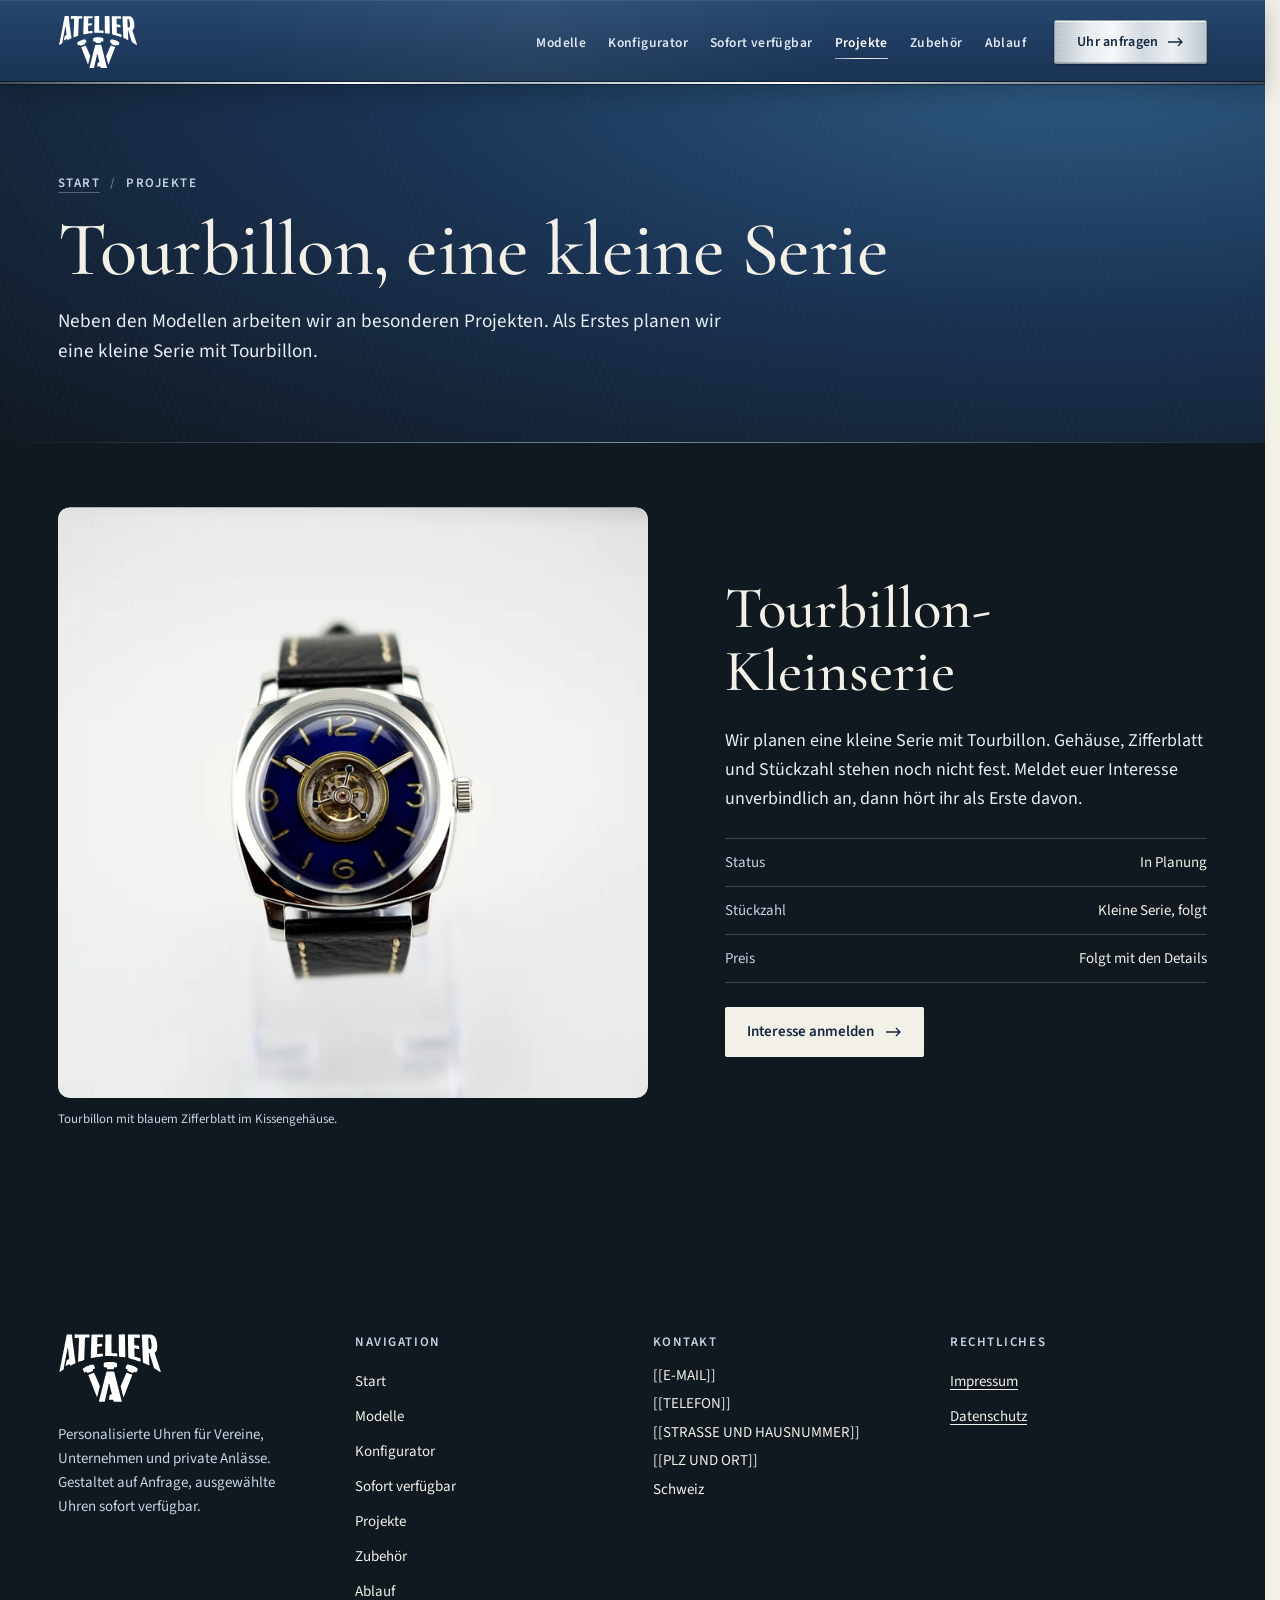
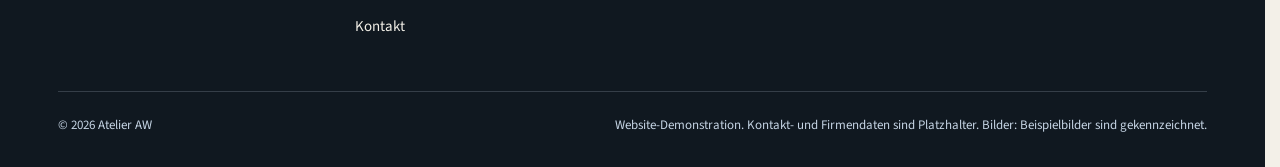
<file: projekte.html>
<!DOCTYPE html>
<html lang="de-CH" class="no-js">
<head>
<meta charset="utf-8">
<meta name="viewport" content="width=device-width, initial-scale=1">
<title>Projekte – Atelier AW</title>
<meta name="description" content="Tourbillon-Kleinserie von Atelier AW in Planung. Meldet euer Interesse unverbindlich an.">
<meta name="robots" content="noindex, nofollow">
<meta name="theme-color" content="#1f3a5f">
<meta property="og:type" content="website">
<meta property="og:title" content="Projekte – Atelier AW">
<meta property="og:description" content="Tourbillon-Kleinserie von Atelier AW in Planung. Meldet euer Interesse unverbindlich an.">
<meta property="og:image" content="assets/img/modelle/classico-eisblau.webp">
<link rel="icon" href="assets/icons/favicon.svg" type="image/svg+xml">
<link rel="icon" href="assets/icons/favicon-32.png" type="image/png" sizes="32x32">
<link rel="apple-touch-icon" href="assets/icons/apple-touch-icon.png">
<script>
document.documentElement.className = 'js';
if (location.protocol !== 'file:') {
  ['source-sans-3-latin-400-normal', 'source-sans-3-latin-600-normal', 'cormorant-garamond-latin-500-normal', 'cormorant-garamond-latin-500-italic'].forEach(function (f) {
    var l = document.createElement('link'); l.rel = 'preload'; l.as = 'font'; l.type = 'font/woff2';
    l.crossOrigin = 'anonymous'; l.href = 'assets/fonts/' + f + '.woff2'; document.head.appendChild(l);
  });
}
</script>
<link rel="stylesheet" href="assets/css/styles.css">
<link rel="stylesheet" href="assets/css/sections.css">
<link rel="stylesheet" href="assets/css/site.css">
</head>
<body>
<a href="#inhalt" style="position:fixed;left:16px;top:-80px;z-index:100;background:#f3f0e8;color:#14283f;padding:12px 16px;font-weight:600;transition:top 160ms" data-fc="0">Zum Inhalt</a>

<header class="hd" data-dark="">
  <div class="hd-in">
    <a class="brand" href="index.html" aria-label="Atelier AW – zur Startseite">
      <img src="assets/logo/atelier-w-logo-white.svg" alt="Atelier AW" width="80" height="54">
    </a>
    <nav class="nav-wide hd-nav" aria-label="Hauptnavigation">
      <ul class="hd-links"><li><a href="modelle.html">Modelle<span class="nav-line" aria-hidden="true"></span></a></li><li><a href="konfigurator.html">Konfigurator<span class="nav-line" aria-hidden="true"></span></a></li><li><a href="sofort-verfuegbar.html">Sofort verfügbar<span class="nav-line" aria-hidden="true"></span></a></li><li><a href="projekte.html" aria-current="page">Projekte<span class="nav-line" aria-hidden="true"></span></a></li><li><a href="zubehoer.html">Zubehör<span class="nav-line" aria-hidden="true"></span></a></li><li><a href="ablauf.html">Ablauf<span class="nav-line" aria-hidden="true"></span></a></li></ul>
      <a class="hd-cta" href="kontakt.html"><span>Uhr anfragen</span><svg width="16" height="10" viewBox="0 0 16 10" fill="none" stroke="currentColor" stroke-width="1.3" aria-hidden="true"><path d="M0 5h14M10 1l4 4-4 4"></path></svg></a>
    </nav>
    <button class="nav-narrow hd-menu" type="button" id="menu-btn" aria-expanded="false" aria-controls="aw-menu">
      <span id="menu-label">Menü</span>
      <svg width="22" height="14" viewBox="0 0 22 14" fill="none" stroke="currentColor" stroke-width="1.3" aria-hidden="true"><path id="menu-icon" d="M0 2h22M0 7h22M0 12h22"></path></svg>
    </button>
  </div>
  <span class="hd-edge" aria-hidden="true"></span>
  <div id="aw-menu" hidden style="position:fixed;top:var(--hd);left:0;right:0;bottom:0;background:#14283f;overflow-y:auto;overscroll-behavior:contain;padding:32px clamp(20px,4.5vw,64px) calc(32px + env(safe-area-inset-bottom))">
    <nav aria-label="Mobile Navigation">
      <ul style="list-style:none;margin:0;padding:0;display:flex;flex-direction:column">
          <li style="border-bottom:1px solid rgba(197,212,228,0.18)"><a href="index.html" style="display:flex;justify-content:space-between;align-items:center;padding:18px 0;color:#f3f0e8;text-decoration:none;font-family:'Cormorant Garamond',Palatino,Georgia,serif;font-size:30px;font-weight:500">Start<svg width="16" height="10" viewBox="0 0 16 10" fill="none" stroke="currentColor" stroke-width="1.3" aria-hidden="true"><path d="M0 5h14M10 1l4 4-4 4"></path></svg></a></li><li style="border-bottom:1px solid rgba(197,212,228,0.18)"><a href="modelle.html" style="display:flex;justify-content:space-between;align-items:center;padding:18px 0;color:#f3f0e8;text-decoration:none;font-family:'Cormorant Garamond',Palatino,Georgia,serif;font-size:30px;font-weight:500">Modelle<svg width="16" height="10" viewBox="0 0 16 10" fill="none" stroke="currentColor" stroke-width="1.3" aria-hidden="true"><path d="M0 5h14M10 1l4 4-4 4"></path></svg></a></li><li style="border-bottom:1px solid rgba(197,212,228,0.18)"><a href="konfigurator.html" style="display:flex;justify-content:space-between;align-items:center;padding:18px 0;color:#f3f0e8;text-decoration:none;font-family:'Cormorant Garamond',Palatino,Georgia,serif;font-size:30px;font-weight:500">Konfigurator<svg width="16" height="10" viewBox="0 0 16 10" fill="none" stroke="currentColor" stroke-width="1.3" aria-hidden="true"><path d="M0 5h14M10 1l4 4-4 4"></path></svg></a></li><li style="border-bottom:1px solid rgba(197,212,228,0.18)"><a href="sofort-verfuegbar.html" style="display:flex;justify-content:space-between;align-items:center;padding:18px 0;color:#f3f0e8;text-decoration:none;font-family:'Cormorant Garamond',Palatino,Georgia,serif;font-size:30px;font-weight:500">Sofort verfügbar<svg width="16" height="10" viewBox="0 0 16 10" fill="none" stroke="currentColor" stroke-width="1.3" aria-hidden="true"><path d="M0 5h14M10 1l4 4-4 4"></path></svg></a></li><li style="border-bottom:1px solid rgba(197,212,228,0.18)"><a href="projekte.html" aria-current="page" style="display:flex;justify-content:space-between;align-items:center;padding:18px 0;color:#f3f0e8;text-decoration:none;font-family:'Cormorant Garamond',Palatino,Georgia,serif;font-size:30px;font-weight:500">Projekte<svg width="16" height="10" viewBox="0 0 16 10" fill="none" stroke="currentColor" stroke-width="1.3" aria-hidden="true"><path d="M0 5h14M10 1l4 4-4 4"></path></svg></a></li><li style="border-bottom:1px solid rgba(197,212,228,0.18)"><a href="zubehoer.html" style="display:flex;justify-content:space-between;align-items:center;padding:18px 0;color:#f3f0e8;text-decoration:none;font-family:'Cormorant Garamond',Palatino,Georgia,serif;font-size:30px;font-weight:500">Zubehör<svg width="16" height="10" viewBox="0 0 16 10" fill="none" stroke="currentColor" stroke-width="1.3" aria-hidden="true"><path d="M0 5h14M10 1l4 4-4 4"></path></svg></a></li><li style="border-bottom:1px solid rgba(197,212,228,0.18)"><a href="ablauf.html" style="display:flex;justify-content:space-between;align-items:center;padding:18px 0;color:#f3f0e8;text-decoration:none;font-family:'Cormorant Garamond',Palatino,Georgia,serif;font-size:30px;font-weight:500">Ablauf<svg width="16" height="10" viewBox="0 0 16 10" fill="none" stroke="currentColor" stroke-width="1.3" aria-hidden="true"><path d="M0 5h14M10 1l4 4-4 4"></path></svg></a></li><li style="border-bottom:1px solid rgba(197,212,228,0.18)"><a href="kontakt.html" style="display:flex;justify-content:space-between;align-items:center;padding:18px 0;color:#f3f0e8;text-decoration:none;font-family:'Cormorant Garamond',Palatino,Georgia,serif;font-size:30px;font-weight:500">Kontakt<svg width="16" height="10" viewBox="0 0 16 10" fill="none" stroke="currentColor" stroke-width="1.3" aria-hidden="true"><path d="M0 5h14M10 1l4 4-4 4"></path></svg></a></li>
        </ul>
      <a href="kontakt.html" style="margin-top:32px;display:flex;justify-content:center;align-items:center;min-height:52px;background:#f3f0e8;color:#14283f;text-decoration:none;font-weight:600;font-size:16px;border-radius:2px">Uhr anfragen</a>
    </nav>
  </div>
</header>

<main id="aw-main">
<section id="inhalt" tabindex="-1" class="ph" data-dark="" aria-labelledby="ph-h">
  <div class="ph-in">
    <nav class="ph-crumb" aria-label="Brotkrumen"><a href="index.html">Start</a><span aria-hidden="true">/</span><span>Projekte</span></nav>
    <h1 id="ph-h" class="ph-h">Tourbillon, eine kleine Serie</h1>
    <p class="ph-lead">Neben den Modellen arbeiten wir an besonderen Projekten. Als Erstes planen wir eine kleine Serie mit Tourbillon.</p>
  </div>
  <span class="ph-line" aria-hidden="true"></span>
</section>

<section id="projekte" class="sx" data-dark="" aria-labelledby="prj-h" style="background:#101820;color:#f3f0e8">
  <div class="sx-in prj">
    <figure class="prj-fig">
      <div class="ph-frame prj-ph"><img src="assets/img/echt/tourbillon-blau-1x1.webp" srcset="assets/img/echt/tourbillon-blau-1x1-720.webp 720w, assets/img/echt/tourbillon-blau-1x1.webp 1024w" sizes="(min-width: 1000px) 44vw, 100vw" alt="Tourbillon im Kissengehäuse aus Stahl mit blauem Zifferblatt und schwarzem Lederband" width="1024" height="1024" loading="lazy" decoding="async"></div>
      <figcaption>Tourbillon mit blauem Zifferblatt im Kissengehäuse.</figcaption>
    </figure>
    <div class="prj-body">
            <h2 id="prj-h" class="sx-h">Tourbillon-Kleinserie</h2>
      <p class="prj-lead">Wir planen eine kleine Serie mit Tourbillon. Gehäuse, Zifferblatt und Stückzahl stehen noch nicht fest. Meldet euer Interesse unverbindlich an, dann hört ihr als Erste davon.</p>
      <ul class="prj-list">
        <li><span>Status</span><span>In Planung</span></li>
        <li><span>Stückzahl</span><span>Kleine Serie, folgt</span></li>
        <li><span>Preis</span><span>Folgt mit den Details</span></li>
      </ul>
      <a href="kontakt.html?anlass=Projekt%20Tourbillon%20%28Interesse%29&nachricht=Ich%20interessiere%20mich%20f%C3%BCr%20die%20Tourbillon-Kleinserie.%20Bitte%20informiert%20mich%2C%20sobald%20Details%20feststehen." class="sx-btn sx-btn-l">Interesse anmelden<svg width="16" height="10" viewBox="0 0 16 10" fill="none" stroke="currentColor" stroke-width="1.3" aria-hidden="true"><path d="M0 5h14M10 1l4 4-4 4"/></svg></a>
    </div>
  </div>
</section>
</main>

<footer id="aw-footer" data-dark="" style="background:#101820;color:#f3f0e8">
  <div style="max-width:1280px;margin:0 auto;padding:clamp(56px,7vw,96px) clamp(20px,4.5vw,64px) calc(32px + env(safe-area-inset-bottom));display:flex;flex-direction:column;gap:48px">
    <div style="display:grid;grid-template-columns:repeat(auto-fit,minmax(min(100%,240px),1fr));gap:40px">
      <div style="display:flex;flex-direction:column;gap:20px">
        <img src="assets/logo/atelier-w-logo-white.svg" alt="Atelier AW" width="104" height="70" style="display:block;height:70px;width:auto;align-self:flex-start">
        <p style="margin:0;font-size:15px;line-height:1.6;color:#c5d4e4;max-width:24em">Personalisierte Uhren für Vereine, Unternehmen und private Anlässe. Gestaltet auf Anfrage, ausgewählte Uhren sofort verfügbar.</p>
      </div>
      <nav aria-label="Fusszeile">
        <p style="margin:0 0 14px;font-size:13px;font-weight:600;letter-spacing:0.12em;text-transform:uppercase;color:#c5d4e4">Navigation</p>
        <ul style="list-style:none;margin:0;padding:0;display:flex;flex-direction:column;gap:2px">
          <li><a href="index.html" style="display:inline-block;padding:6px 0;color:#f3f0e8;text-decoration:none;font-size:15px" data-hv="11">Start</a></li>
          <li><a href="modelle.html" style="display:inline-block;padding:6px 0;color:#f3f0e8;text-decoration:none;font-size:15px" data-hv="11">Modelle</a></li>
          <li><a href="konfigurator.html" style="display:inline-block;padding:6px 0;color:#f3f0e8;text-decoration:none;font-size:15px" data-hv="11">Konfigurator</a></li>
          <li><a href="sofort-verfuegbar.html" style="display:inline-block;padding:6px 0;color:#f3f0e8;text-decoration:none;font-size:15px" data-hv="11">Sofort verfügbar</a></li>
          <li><a href="projekte.html" style="display:inline-block;padding:6px 0;color:#f3f0e8;text-decoration:none;font-size:15px" data-hv="11">Projekte</a></li>
          <li><a href="zubehoer.html" style="display:inline-block;padding:6px 0;color:#f3f0e8;text-decoration:none;font-size:15px" data-hv="11">Zubehör</a></li>
          <li><a href="ablauf.html" style="display:inline-block;padding:6px 0;color:#f3f0e8;text-decoration:none;font-size:15px" data-hv="11">Ablauf</a></li>
          <li><a href="kontakt.html" style="display:inline-block;padding:6px 0;color:#f3f0e8;text-decoration:none;font-size:15px" data-hv="11">Kontakt</a></li>
        </ul>
      </nav>
      <div>
        <p style="margin:0 0 14px;font-size:13px;font-weight:600;letter-spacing:0.12em;text-transform:uppercase;color:#c5d4e4">Kontakt</p>
        <address style="font-style:normal;display:flex;flex-direction:column;gap:6px;font-size:15px;line-height:1.5;overflow-wrap:anywhere">
          <span>[[E-MAIL]]</span><span>[[TELEFON]]</span><span>[[STRASSE UND HAUSNUMMER]]</span><span>[[PLZ UND ORT]]</span><span>Schweiz</span>
        </address>
      </div>
      <div>
        <p style="margin:0 0 14px;font-size:13px;font-weight:600;letter-spacing:0.12em;text-transform:uppercase;color:#c5d4e4">Rechtliches</p>
        <ul style="list-style:none;margin:0;padding:0;display:flex;flex-direction:column;gap:2px">
          <li><a href="impressum.html" style="display:inline-block;padding:6px 0;color:#f3f0e8;font-size:15px" data-hv="11">Impressum</a></li>
          <li><a href="datenschutz.html" style="display:inline-block;padding:6px 0;color:#f3f0e8;font-size:15px" data-hv="11">Datenschutz</a></li>
        </ul>
      </div>
    </div>
    <div style="border-top:1px solid rgba(197,212,228,0.2);padding-top:24px;display:flex;flex-wrap:wrap;justify-content:space-between;gap:12px;font-size:13px;line-height:1.5;color:#c5d4e4">
      <span>© <span data-year>2026</span> Atelier AW</span>
      <span style="max-width:52em">Website-Demonstration. Kontakt- und Firmendaten sind Platzhalter. Bilder: Beispielbilder sind gekennzeichnet.</span>
    </div>
  </div>
</footer>
<script src="assets/js/app.js" defer></script>
</body>
</html>
</file>
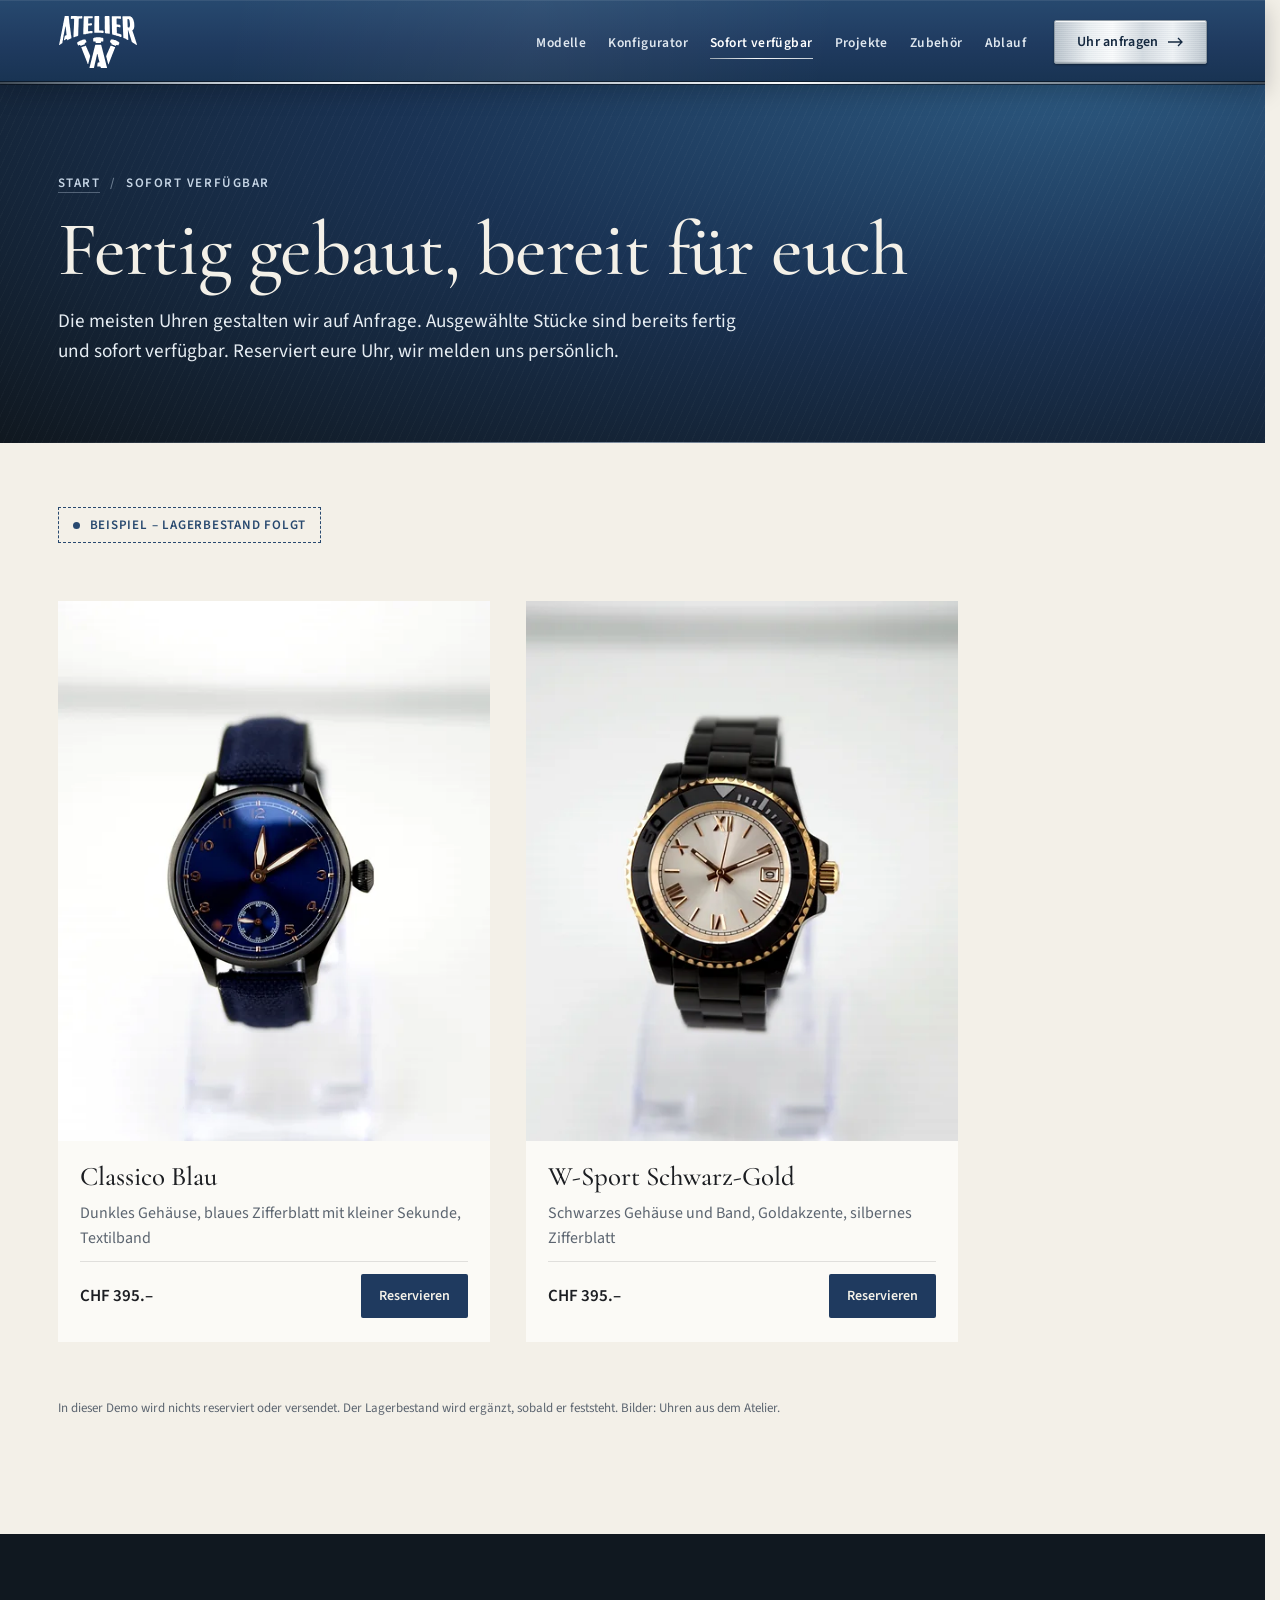
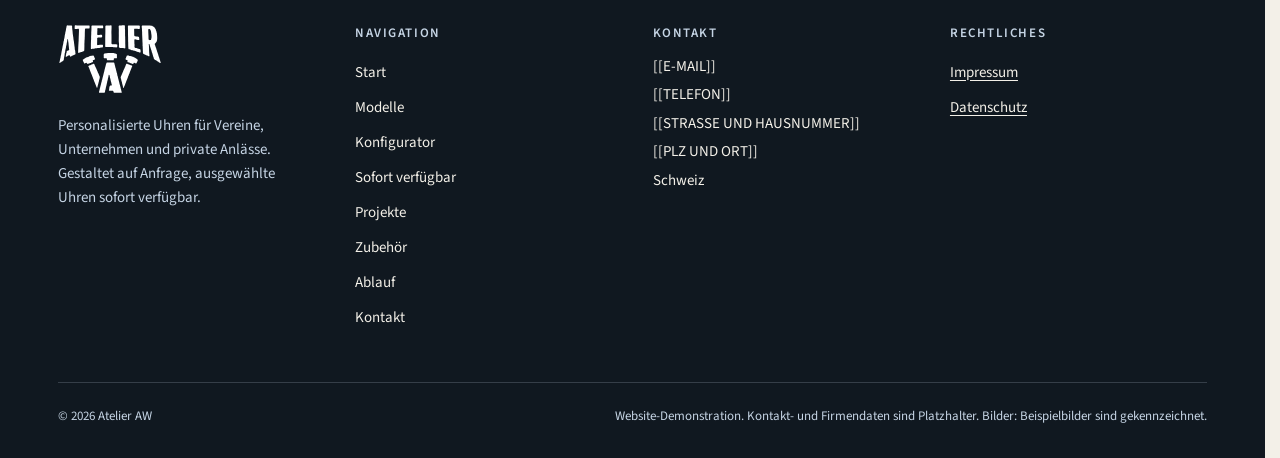
<file: sofort-verfuegbar.html>
<!DOCTYPE html>
<html lang="de-CH" class="no-js">
<head>
<meta charset="utf-8">
<meta name="viewport" content="width=device-width, initial-scale=1">
<title>Sofort verfügbar – Atelier AW</title>
<meta name="description" content="Fertige Uhren von Atelier AW, sofort verfügbar und direkt reservierbar, CHF 395.–.">
<meta name="robots" content="noindex, nofollow">
<meta name="theme-color" content="#1f3a5f">
<meta property="og:type" content="website">
<meta property="og:title" content="Sofort verfügbar – Atelier AW">
<meta property="og:description" content="Fertige Uhren von Atelier AW, sofort verfügbar und direkt reservierbar, CHF 395.–.">
<meta property="og:image" content="assets/img/modelle/classico-eisblau.webp">
<link rel="icon" href="assets/icons/favicon.svg" type="image/svg+xml">
<link rel="icon" href="assets/icons/favicon-32.png" type="image/png" sizes="32x32">
<link rel="apple-touch-icon" href="assets/icons/apple-touch-icon.png">
<script>
document.documentElement.className = 'js';
if (location.protocol !== 'file:') {
  ['source-sans-3-latin-400-normal', 'source-sans-3-latin-600-normal', 'cormorant-garamond-latin-500-normal', 'cormorant-garamond-latin-500-italic'].forEach(function (f) {
    var l = document.createElement('link'); l.rel = 'preload'; l.as = 'font'; l.type = 'font/woff2';
    l.crossOrigin = 'anonymous'; l.href = 'assets/fonts/' + f + '.woff2'; document.head.appendChild(l);
  });
}
</script>
<link rel="stylesheet" href="assets/css/styles.css">
<link rel="stylesheet" href="assets/css/sections.css">
<link rel="stylesheet" href="assets/css/site.css">
</head>
<body>
<a href="#inhalt" style="position:fixed;left:16px;top:-80px;z-index:100;background:#f3f0e8;color:#14283f;padding:12px 16px;font-weight:600;transition:top 160ms" data-fc="0">Zum Inhalt</a>

<header class="hd" data-dark="">
  <div class="hd-in">
    <a class="brand" href="index.html" aria-label="Atelier AW – zur Startseite">
      <img src="assets/logo/atelier-w-logo-white.svg" alt="Atelier AW" width="80" height="54">
    </a>
    <nav class="nav-wide hd-nav" aria-label="Hauptnavigation">
      <ul class="hd-links"><li><a href="modelle.html">Modelle<span class="nav-line" aria-hidden="true"></span></a></li><li><a href="konfigurator.html">Konfigurator<span class="nav-line" aria-hidden="true"></span></a></li><li><a href="sofort-verfuegbar.html" aria-current="page">Sofort verfügbar<span class="nav-line" aria-hidden="true"></span></a></li><li><a href="projekte.html">Projekte<span class="nav-line" aria-hidden="true"></span></a></li><li><a href="zubehoer.html">Zubehör<span class="nav-line" aria-hidden="true"></span></a></li><li><a href="ablauf.html">Ablauf<span class="nav-line" aria-hidden="true"></span></a></li></ul>
      <a class="hd-cta" href="kontakt.html"><span>Uhr anfragen</span><svg width="16" height="10" viewBox="0 0 16 10" fill="none" stroke="currentColor" stroke-width="1.3" aria-hidden="true"><path d="M0 5h14M10 1l4 4-4 4"></path></svg></a>
    </nav>
    <button class="nav-narrow hd-menu" type="button" id="menu-btn" aria-expanded="false" aria-controls="aw-menu">
      <span id="menu-label">Menü</span>
      <svg width="22" height="14" viewBox="0 0 22 14" fill="none" stroke="currentColor" stroke-width="1.3" aria-hidden="true"><path id="menu-icon" d="M0 2h22M0 7h22M0 12h22"></path></svg>
    </button>
  </div>
  <span class="hd-edge" aria-hidden="true"></span>
  <div id="aw-menu" hidden style="position:fixed;top:var(--hd);left:0;right:0;bottom:0;background:#14283f;overflow-y:auto;overscroll-behavior:contain;padding:32px clamp(20px,4.5vw,64px) calc(32px + env(safe-area-inset-bottom))">
    <nav aria-label="Mobile Navigation">
      <ul style="list-style:none;margin:0;padding:0;display:flex;flex-direction:column">
          <li style="border-bottom:1px solid rgba(197,212,228,0.18)"><a href="index.html" style="display:flex;justify-content:space-between;align-items:center;padding:18px 0;color:#f3f0e8;text-decoration:none;font-family:'Cormorant Garamond',Palatino,Georgia,serif;font-size:30px;font-weight:500">Start<svg width="16" height="10" viewBox="0 0 16 10" fill="none" stroke="currentColor" stroke-width="1.3" aria-hidden="true"><path d="M0 5h14M10 1l4 4-4 4"></path></svg></a></li><li style="border-bottom:1px solid rgba(197,212,228,0.18)"><a href="modelle.html" style="display:flex;justify-content:space-between;align-items:center;padding:18px 0;color:#f3f0e8;text-decoration:none;font-family:'Cormorant Garamond',Palatino,Georgia,serif;font-size:30px;font-weight:500">Modelle<svg width="16" height="10" viewBox="0 0 16 10" fill="none" stroke="currentColor" stroke-width="1.3" aria-hidden="true"><path d="M0 5h14M10 1l4 4-4 4"></path></svg></a></li><li style="border-bottom:1px solid rgba(197,212,228,0.18)"><a href="konfigurator.html" style="display:flex;justify-content:space-between;align-items:center;padding:18px 0;color:#f3f0e8;text-decoration:none;font-family:'Cormorant Garamond',Palatino,Georgia,serif;font-size:30px;font-weight:500">Konfigurator<svg width="16" height="10" viewBox="0 0 16 10" fill="none" stroke="currentColor" stroke-width="1.3" aria-hidden="true"><path d="M0 5h14M10 1l4 4-4 4"></path></svg></a></li><li style="border-bottom:1px solid rgba(197,212,228,0.18)"><a href="sofort-verfuegbar.html" aria-current="page" style="display:flex;justify-content:space-between;align-items:center;padding:18px 0;color:#f3f0e8;text-decoration:none;font-family:'Cormorant Garamond',Palatino,Georgia,serif;font-size:30px;font-weight:500">Sofort verfügbar<svg width="16" height="10" viewBox="0 0 16 10" fill="none" stroke="currentColor" stroke-width="1.3" aria-hidden="true"><path d="M0 5h14M10 1l4 4-4 4"></path></svg></a></li><li style="border-bottom:1px solid rgba(197,212,228,0.18)"><a href="projekte.html" style="display:flex;justify-content:space-between;align-items:center;padding:18px 0;color:#f3f0e8;text-decoration:none;font-family:'Cormorant Garamond',Palatino,Georgia,serif;font-size:30px;font-weight:500">Projekte<svg width="16" height="10" viewBox="0 0 16 10" fill="none" stroke="currentColor" stroke-width="1.3" aria-hidden="true"><path d="M0 5h14M10 1l4 4-4 4"></path></svg></a></li><li style="border-bottom:1px solid rgba(197,212,228,0.18)"><a href="zubehoer.html" style="display:flex;justify-content:space-between;align-items:center;padding:18px 0;color:#f3f0e8;text-decoration:none;font-family:'Cormorant Garamond',Palatino,Georgia,serif;font-size:30px;font-weight:500">Zubehör<svg width="16" height="10" viewBox="0 0 16 10" fill="none" stroke="currentColor" stroke-width="1.3" aria-hidden="true"><path d="M0 5h14M10 1l4 4-4 4"></path></svg></a></li><li style="border-bottom:1px solid rgba(197,212,228,0.18)"><a href="ablauf.html" style="display:flex;justify-content:space-between;align-items:center;padding:18px 0;color:#f3f0e8;text-decoration:none;font-family:'Cormorant Garamond',Palatino,Georgia,serif;font-size:30px;font-weight:500">Ablauf<svg width="16" height="10" viewBox="0 0 16 10" fill="none" stroke="currentColor" stroke-width="1.3" aria-hidden="true"><path d="M0 5h14M10 1l4 4-4 4"></path></svg></a></li><li style="border-bottom:1px solid rgba(197,212,228,0.18)"><a href="kontakt.html" style="display:flex;justify-content:space-between;align-items:center;padding:18px 0;color:#f3f0e8;text-decoration:none;font-family:'Cormorant Garamond',Palatino,Georgia,serif;font-size:30px;font-weight:500">Kontakt<svg width="16" height="10" viewBox="0 0 16 10" fill="none" stroke="currentColor" stroke-width="1.3" aria-hidden="true"><path d="M0 5h14M10 1l4 4-4 4"></path></svg></a></li>
        </ul>
      <a href="kontakt.html" style="margin-top:32px;display:flex;justify-content:center;align-items:center;min-height:52px;background:#f3f0e8;color:#14283f;text-decoration:none;font-weight:600;font-size:16px;border-radius:2px">Uhr anfragen</a>
    </nav>
  </div>
</header>

<main id="aw-main">
<section id="inhalt" tabindex="-1" class="ph" data-dark="" aria-labelledby="ph-h">
  <div class="ph-in">
    <nav class="ph-crumb" aria-label="Brotkrumen"><a href="index.html">Start</a><span aria-hidden="true">/</span><span>Sofort verfügbar</span></nav>
    <h1 id="ph-h" class="ph-h">Fertig gebaut, bereit für euch</h1>
    <p class="ph-lead">Die meisten Uhren gestalten wir auf Anfrage. Ausgewählte Stücke sind bereits fertig und sofort verfügbar. Reserviert eure Uhr, wir melden uns persönlich.</p>
  </div>
  <span class="ph-line" aria-hidden="true"></span>
</section>

<section id="sofort" class="sx" aria-labelledby="sof-h" style="background:#f3f0e8">
  <div class="sx-in">
        <p class="lg-flag"><span aria-hidden="true"></span>Beispiel – Lagerbestand folgt</p>
    <ul class="lg-grid lg-grid-2">
      <li class="lg-card">
        <div class="ph-frame lg-ph"><img src="assets/img/echt/lager-blau-kleine-sekunde.webp" srcset="assets/img/echt/lager-blau-kleine-sekunde-480.webp 480w, assets/img/echt/lager-blau-kleine-sekunde.webp 864w" sizes="(min-width: 1000px) 30vw, 100vw" alt="Uhr mit dunklem Gehäuse, blauem Sonnenschliff-Zifferblatt, kleiner Sekunde und blauem Textilband" width="864" height="1080" loading="lazy" decoding="async"></div>
        <div class="lg-body">
          <h3 class="lg-t">Classico Blau</h3>
          <p class="lg-d">Dunkles Gehäuse, blaues Zifferblatt mit kleiner Sekunde, Textilband</p>
          <div class="lg-row"><p class="lg-p">CHF 395.–</p><a href="kontakt.html?anlass=Lageruhr%20reservieren&nachricht=Reservation%3A%20Classico%20Blau%2C%20CHF%20395.%E2%80%93" class="sx-btn sx-btn-s">Reservieren</a></div>
        </div>
      </li>
      <li class="lg-card">
        <div class="ph-frame lg-ph"><img src="assets/img/echt/lager-schwarz-gold.webp" srcset="assets/img/echt/lager-schwarz-gold-480.webp 480w, assets/img/echt/lager-schwarz-gold.webp 864w" sizes="(min-width: 1000px) 30vw, 100vw" alt="W-Sport mit schwarzem Gehäuse und Band, goldener Lünettenkante und silbernem Zifferblatt mit römischen Ziffern" width="864" height="1080" loading="lazy" decoding="async"></div>
        <div class="lg-body">
          <h3 class="lg-t">W-Sport Schwarz-Gold</h3>
          <p class="lg-d">Schwarzes Gehäuse und Band, Goldakzente, silbernes Zifferblatt</p>
          <div class="lg-row"><p class="lg-p">CHF 395.–</p><a href="kontakt.html?anlass=Lageruhr%20reservieren&nachricht=Reservation%3A%20W-Sport%20Schwarz-Gold%2C%20CHF%20395.%E2%80%93" class="sx-btn sx-btn-s">Reservieren</a></div>
        </div>
      </li>
    </ul>
    <p class="sx-note">In dieser Demo wird nichts reserviert oder versendet. Der Lagerbestand wird ergänzt, sobald er feststeht. Bilder: Uhren aus dem Atelier.</p>
  </div>
</section>
</main>

<footer id="aw-footer" data-dark="" style="background:#101820;color:#f3f0e8">
  <div style="max-width:1280px;margin:0 auto;padding:clamp(56px,7vw,96px) clamp(20px,4.5vw,64px) calc(32px + env(safe-area-inset-bottom));display:flex;flex-direction:column;gap:48px">
    <div style="display:grid;grid-template-columns:repeat(auto-fit,minmax(min(100%,240px),1fr));gap:40px">
      <div style="display:flex;flex-direction:column;gap:20px">
        <img src="assets/logo/atelier-w-logo-white.svg" alt="Atelier AW" width="104" height="70" style="display:block;height:70px;width:auto;align-self:flex-start">
        <p style="margin:0;font-size:15px;line-height:1.6;color:#c5d4e4;max-width:24em">Personalisierte Uhren für Vereine, Unternehmen und private Anlässe. Gestaltet auf Anfrage, ausgewählte Uhren sofort verfügbar.</p>
      </div>
      <nav aria-label="Fusszeile">
        <p style="margin:0 0 14px;font-size:13px;font-weight:600;letter-spacing:0.12em;text-transform:uppercase;color:#c5d4e4">Navigation</p>
        <ul style="list-style:none;margin:0;padding:0;display:flex;flex-direction:column;gap:2px">
          <li><a href="index.html" style="display:inline-block;padding:6px 0;color:#f3f0e8;text-decoration:none;font-size:15px" data-hv="11">Start</a></li>
          <li><a href="modelle.html" style="display:inline-block;padding:6px 0;color:#f3f0e8;text-decoration:none;font-size:15px" data-hv="11">Modelle</a></li>
          <li><a href="konfigurator.html" style="display:inline-block;padding:6px 0;color:#f3f0e8;text-decoration:none;font-size:15px" data-hv="11">Konfigurator</a></li>
          <li><a href="sofort-verfuegbar.html" style="display:inline-block;padding:6px 0;color:#f3f0e8;text-decoration:none;font-size:15px" data-hv="11">Sofort verfügbar</a></li>
          <li><a href="projekte.html" style="display:inline-block;padding:6px 0;color:#f3f0e8;text-decoration:none;font-size:15px" data-hv="11">Projekte</a></li>
          <li><a href="zubehoer.html" style="display:inline-block;padding:6px 0;color:#f3f0e8;text-decoration:none;font-size:15px" data-hv="11">Zubehör</a></li>
          <li><a href="ablauf.html" style="display:inline-block;padding:6px 0;color:#f3f0e8;text-decoration:none;font-size:15px" data-hv="11">Ablauf</a></li>
          <li><a href="kontakt.html" style="display:inline-block;padding:6px 0;color:#f3f0e8;text-decoration:none;font-size:15px" data-hv="11">Kontakt</a></li>
        </ul>
      </nav>
      <div>
        <p style="margin:0 0 14px;font-size:13px;font-weight:600;letter-spacing:0.12em;text-transform:uppercase;color:#c5d4e4">Kontakt</p>
        <address style="font-style:normal;display:flex;flex-direction:column;gap:6px;font-size:15px;line-height:1.5;overflow-wrap:anywhere">
          <span>[[E-MAIL]]</span><span>[[TELEFON]]</span><span>[[STRASSE UND HAUSNUMMER]]</span><span>[[PLZ UND ORT]]</span><span>Schweiz</span>
        </address>
      </div>
      <div>
        <p style="margin:0 0 14px;font-size:13px;font-weight:600;letter-spacing:0.12em;text-transform:uppercase;color:#c5d4e4">Rechtliches</p>
        <ul style="list-style:none;margin:0;padding:0;display:flex;flex-direction:column;gap:2px">
          <li><a href="impressum.html" style="display:inline-block;padding:6px 0;color:#f3f0e8;font-size:15px" data-hv="11">Impressum</a></li>
          <li><a href="datenschutz.html" style="display:inline-block;padding:6px 0;color:#f3f0e8;font-size:15px" data-hv="11">Datenschutz</a></li>
        </ul>
      </div>
    </div>
    <div style="border-top:1px solid rgba(197,212,228,0.2);padding-top:24px;display:flex;flex-wrap:wrap;justify-content:space-between;gap:12px;font-size:13px;line-height:1.5;color:#c5d4e4">
      <span>© <span data-year>2026</span> Atelier AW</span>
      <span style="max-width:52em">Website-Demonstration. Kontakt- und Firmendaten sind Platzhalter. Bilder: Beispielbilder sind gekennzeichnet.</span>
    </div>
  </div>
</footer>
<script src="assets/js/app.js" defer></script>
</body>
</html>
</file>
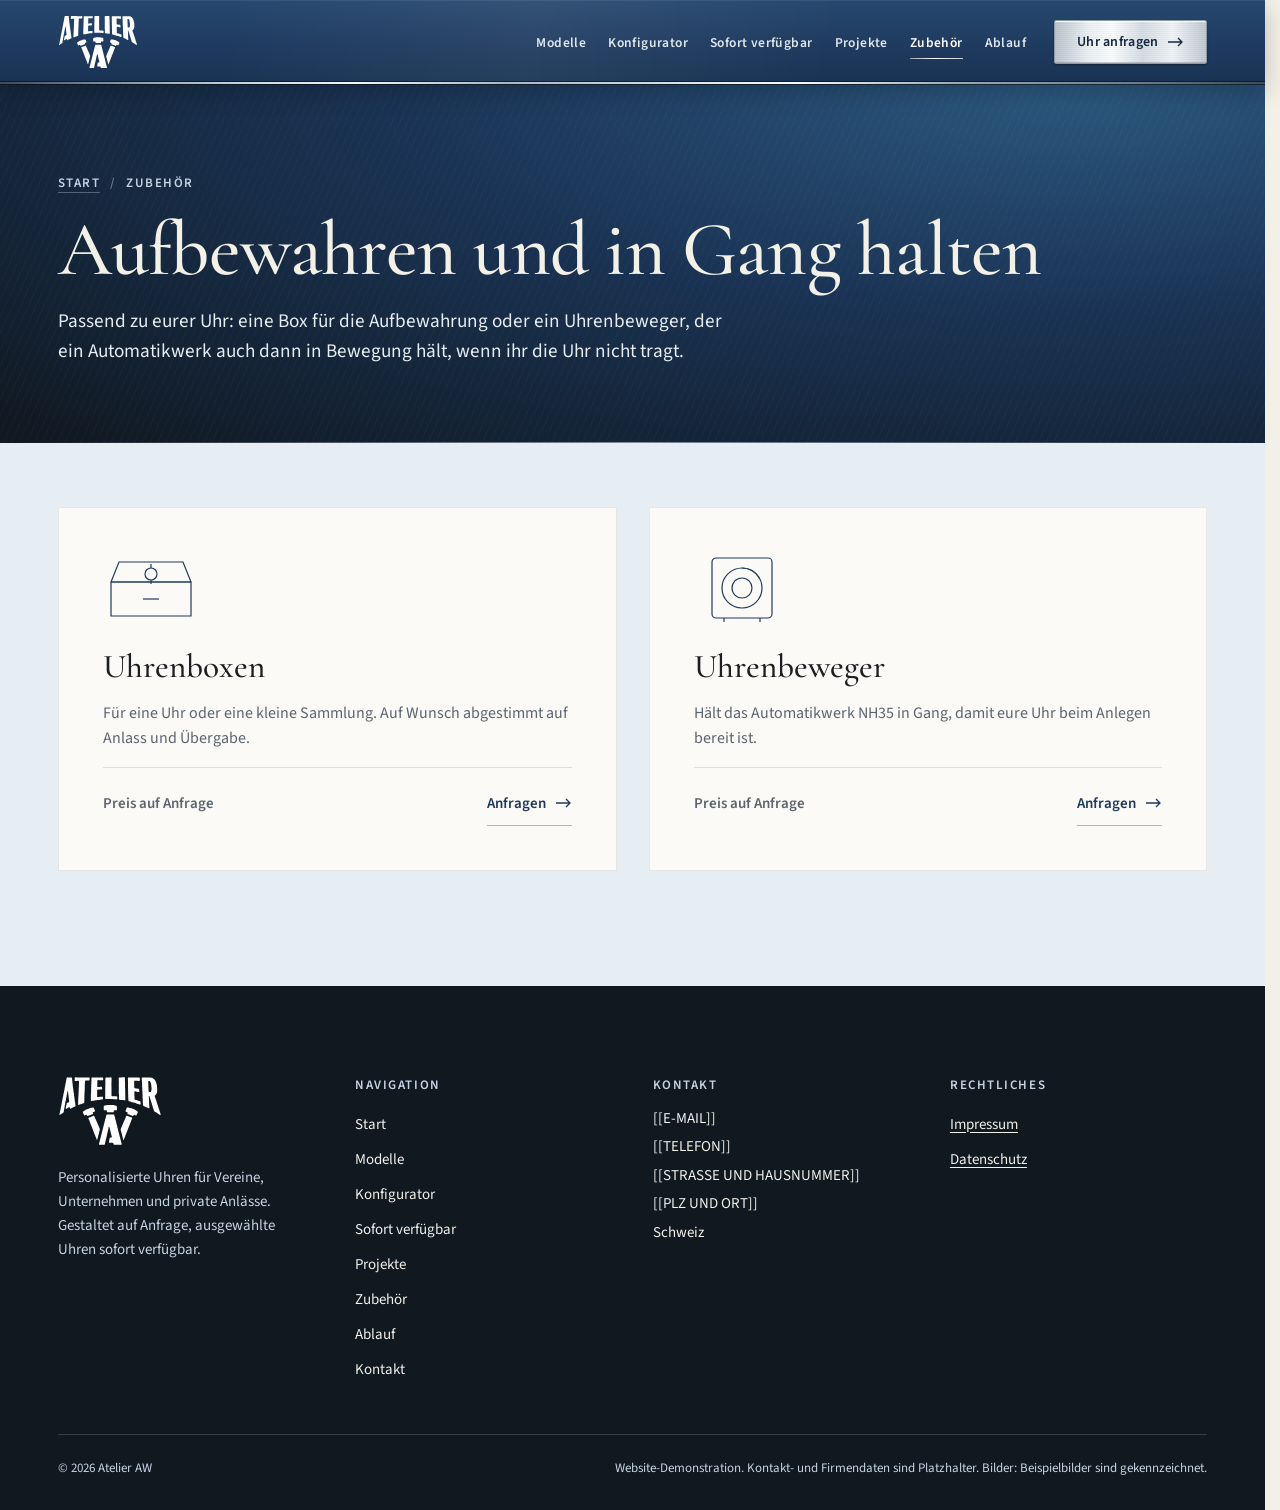
<file: zubehoer.html>
<!DOCTYPE html>
<html lang="de-CH" class="no-js">
<head>
<meta charset="utf-8">
<meta name="viewport" content="width=device-width, initial-scale=1">
<title>Zubehör – Atelier AW</title>
<meta name="description" content="Uhrenboxen und Uhrenbeweger passend zu eurer Uhr. Preis auf Anfrage.">
<meta name="robots" content="noindex, nofollow">
<meta name="theme-color" content="#1f3a5f">
<meta property="og:type" content="website">
<meta property="og:title" content="Zubehör – Atelier AW">
<meta property="og:description" content="Uhrenboxen und Uhrenbeweger passend zu eurer Uhr. Preis auf Anfrage.">
<meta property="og:image" content="assets/img/modelle/classico-eisblau.webp">
<link rel="icon" href="assets/icons/favicon.svg" type="image/svg+xml">
<link rel="icon" href="assets/icons/favicon-32.png" type="image/png" sizes="32x32">
<link rel="apple-touch-icon" href="assets/icons/apple-touch-icon.png">
<script>
document.documentElement.className = 'js';
if (location.protocol !== 'file:') {
  ['source-sans-3-latin-400-normal', 'source-sans-3-latin-600-normal', 'cormorant-garamond-latin-500-normal', 'cormorant-garamond-latin-500-italic'].forEach(function (f) {
    var l = document.createElement('link'); l.rel = 'preload'; l.as = 'font'; l.type = 'font/woff2';
    l.crossOrigin = 'anonymous'; l.href = 'assets/fonts/' + f + '.woff2'; document.head.appendChild(l);
  });
}
</script>
<link rel="stylesheet" href="assets/css/styles.css">
<link rel="stylesheet" href="assets/css/sections.css">
<link rel="stylesheet" href="assets/css/site.css">
</head>
<body>
<a href="#inhalt" style="position:fixed;left:16px;top:-80px;z-index:100;background:#f3f0e8;color:#14283f;padding:12px 16px;font-weight:600;transition:top 160ms" data-fc="0">Zum Inhalt</a>

<header class="hd" data-dark="">
  <div class="hd-in">
    <a class="brand" href="index.html" aria-label="Atelier AW – zur Startseite">
      <img src="assets/logo/atelier-w-logo-white.svg" alt="Atelier AW" width="80" height="54">
    </a>
    <nav class="nav-wide hd-nav" aria-label="Hauptnavigation">
      <ul class="hd-links"><li><a href="modelle.html">Modelle<span class="nav-line" aria-hidden="true"></span></a></li><li><a href="konfigurator.html">Konfigurator<span class="nav-line" aria-hidden="true"></span></a></li><li><a href="sofort-verfuegbar.html">Sofort verfügbar<span class="nav-line" aria-hidden="true"></span></a></li><li><a href="projekte.html">Projekte<span class="nav-line" aria-hidden="true"></span></a></li><li><a href="zubehoer.html" aria-current="page">Zubehör<span class="nav-line" aria-hidden="true"></span></a></li><li><a href="ablauf.html">Ablauf<span class="nav-line" aria-hidden="true"></span></a></li></ul>
      <a class="hd-cta" href="kontakt.html"><span>Uhr anfragen</span><svg width="16" height="10" viewBox="0 0 16 10" fill="none" stroke="currentColor" stroke-width="1.3" aria-hidden="true"><path d="M0 5h14M10 1l4 4-4 4"></path></svg></a>
    </nav>
    <button class="nav-narrow hd-menu" type="button" id="menu-btn" aria-expanded="false" aria-controls="aw-menu">
      <span id="menu-label">Menü</span>
      <svg width="22" height="14" viewBox="0 0 22 14" fill="none" stroke="currentColor" stroke-width="1.3" aria-hidden="true"><path id="menu-icon" d="M0 2h22M0 7h22M0 12h22"></path></svg>
    </button>
  </div>
  <span class="hd-edge" aria-hidden="true"></span>
  <div id="aw-menu" hidden style="position:fixed;top:var(--hd);left:0;right:0;bottom:0;background:#14283f;overflow-y:auto;overscroll-behavior:contain;padding:32px clamp(20px,4.5vw,64px) calc(32px + env(safe-area-inset-bottom))">
    <nav aria-label="Mobile Navigation">
      <ul style="list-style:none;margin:0;padding:0;display:flex;flex-direction:column">
          <li style="border-bottom:1px solid rgba(197,212,228,0.18)"><a href="index.html" style="display:flex;justify-content:space-between;align-items:center;padding:18px 0;color:#f3f0e8;text-decoration:none;font-family:'Cormorant Garamond',Palatino,Georgia,serif;font-size:30px;font-weight:500">Start<svg width="16" height="10" viewBox="0 0 16 10" fill="none" stroke="currentColor" stroke-width="1.3" aria-hidden="true"><path d="M0 5h14M10 1l4 4-4 4"></path></svg></a></li><li style="border-bottom:1px solid rgba(197,212,228,0.18)"><a href="modelle.html" style="display:flex;justify-content:space-between;align-items:center;padding:18px 0;color:#f3f0e8;text-decoration:none;font-family:'Cormorant Garamond',Palatino,Georgia,serif;font-size:30px;font-weight:500">Modelle<svg width="16" height="10" viewBox="0 0 16 10" fill="none" stroke="currentColor" stroke-width="1.3" aria-hidden="true"><path d="M0 5h14M10 1l4 4-4 4"></path></svg></a></li><li style="border-bottom:1px solid rgba(197,212,228,0.18)"><a href="konfigurator.html" style="display:flex;justify-content:space-between;align-items:center;padding:18px 0;color:#f3f0e8;text-decoration:none;font-family:'Cormorant Garamond',Palatino,Georgia,serif;font-size:30px;font-weight:500">Konfigurator<svg width="16" height="10" viewBox="0 0 16 10" fill="none" stroke="currentColor" stroke-width="1.3" aria-hidden="true"><path d="M0 5h14M10 1l4 4-4 4"></path></svg></a></li><li style="border-bottom:1px solid rgba(197,212,228,0.18)"><a href="sofort-verfuegbar.html" style="display:flex;justify-content:space-between;align-items:center;padding:18px 0;color:#f3f0e8;text-decoration:none;font-family:'Cormorant Garamond',Palatino,Georgia,serif;font-size:30px;font-weight:500">Sofort verfügbar<svg width="16" height="10" viewBox="0 0 16 10" fill="none" stroke="currentColor" stroke-width="1.3" aria-hidden="true"><path d="M0 5h14M10 1l4 4-4 4"></path></svg></a></li><li style="border-bottom:1px solid rgba(197,212,228,0.18)"><a href="projekte.html" style="display:flex;justify-content:space-between;align-items:center;padding:18px 0;color:#f3f0e8;text-decoration:none;font-family:'Cormorant Garamond',Palatino,Georgia,serif;font-size:30px;font-weight:500">Projekte<svg width="16" height="10" viewBox="0 0 16 10" fill="none" stroke="currentColor" stroke-width="1.3" aria-hidden="true"><path d="M0 5h14M10 1l4 4-4 4"></path></svg></a></li><li style="border-bottom:1px solid rgba(197,212,228,0.18)"><a href="zubehoer.html" aria-current="page" style="display:flex;justify-content:space-between;align-items:center;padding:18px 0;color:#f3f0e8;text-decoration:none;font-family:'Cormorant Garamond',Palatino,Georgia,serif;font-size:30px;font-weight:500">Zubehör<svg width="16" height="10" viewBox="0 0 16 10" fill="none" stroke="currentColor" stroke-width="1.3" aria-hidden="true"><path d="M0 5h14M10 1l4 4-4 4"></path></svg></a></li><li style="border-bottom:1px solid rgba(197,212,228,0.18)"><a href="ablauf.html" style="display:flex;justify-content:space-between;align-items:center;padding:18px 0;color:#f3f0e8;text-decoration:none;font-family:'Cormorant Garamond',Palatino,Georgia,serif;font-size:30px;font-weight:500">Ablauf<svg width="16" height="10" viewBox="0 0 16 10" fill="none" stroke="currentColor" stroke-width="1.3" aria-hidden="true"><path d="M0 5h14M10 1l4 4-4 4"></path></svg></a></li><li style="border-bottom:1px solid rgba(197,212,228,0.18)"><a href="kontakt.html" style="display:flex;justify-content:space-between;align-items:center;padding:18px 0;color:#f3f0e8;text-decoration:none;font-family:'Cormorant Garamond',Palatino,Georgia,serif;font-size:30px;font-weight:500">Kontakt<svg width="16" height="10" viewBox="0 0 16 10" fill="none" stroke="currentColor" stroke-width="1.3" aria-hidden="true"><path d="M0 5h14M10 1l4 4-4 4"></path></svg></a></li>
        </ul>
      <a href="kontakt.html" style="margin-top:32px;display:flex;justify-content:center;align-items:center;min-height:52px;background:#f3f0e8;color:#14283f;text-decoration:none;font-weight:600;font-size:16px;border-radius:2px">Uhr anfragen</a>
    </nav>
  </div>
</header>

<main id="aw-main">
<section id="inhalt" tabindex="-1" class="ph" data-dark="" aria-labelledby="ph-h">
  <div class="ph-in">
    <nav class="ph-crumb" aria-label="Brotkrumen"><a href="index.html">Start</a><span aria-hidden="true">/</span><span>Zubehör</span></nav>
    <h1 id="ph-h" class="ph-h">Aufbewahren und in Gang halten</h1>
    <p class="ph-lead">Passend zu eurer Uhr: eine Box für die Aufbewahrung oder ein Uhrenbeweger, der ein Automatikwerk auch dann in Bewegung hält, wenn ihr die Uhr nicht tragt.</p>
  </div>
  <span class="ph-line" aria-hidden="true"></span>
</section>

<section id="zubehoer" class="sx" aria-labelledby="zub-h" style="background:#e6edf3">
  <div class="sx-in">
        <ul class="zb-grid">
      <li class="zb-card">
        <svg class="zb-ic" viewBox="0 0 96 72" width="96" height="72" fill="none" stroke="currentColor" stroke-width="1.2" aria-hidden="true"><path d="M8 30h80v34H8z"/><path d="M8 30 16 10h64l8 20"/><path d="M8 30h80"/><path d="M40 47h16"/><circle cx="48" cy="22" r="6"/><path d="M48 12v4M48 28v4"/></svg>
        <h3 class="zb-t">Uhrenboxen</h3>
        <p class="zb-d">Für eine Uhr oder eine kleine Sammlung. Auf Wunsch abgestimmt auf Anlass und Übergabe.</p>
        <div class="zb-row"><p class="zb-p">Preis auf Anfrage</p><a href="kontakt.html?anlass=Zubeh%C3%B6r&nachricht=Anfrage%20Zubeh%C3%B6r%3A%20Uhrenbox" class="sx-link">Anfragen<svg width="16" height="10" viewBox="0 0 16 10" fill="none" stroke="currentColor" stroke-width="1.3" aria-hidden="true"><path d="M0 5h14M10 1l4 4-4 4"/></svg></a></div>
      </li>
      <li class="zb-card">
        <svg class="zb-ic" viewBox="0 0 96 72" width="96" height="72" fill="none" stroke="currentColor" stroke-width="1.2" aria-hidden="true"><rect x="18" y="6" width="60" height="60" rx="4"/><circle cx="48" cy="36" r="20"/><circle cx="48" cy="36" r="10"/><path class="zb-spin" d="M48 16a20 20 0 0 1 17.3 10"/><path d="M30 66v4M66 66v4"/></svg>
        <h3 class="zb-t">Uhrenbeweger</h3>
        <p class="zb-d">Hält das Automatikwerk NH35 in Gang, damit eure Uhr beim Anlegen bereit ist.</p>
        <div class="zb-row"><p class="zb-p">Preis auf Anfrage</p><a href="kontakt.html?anlass=Zubeh%C3%B6r&nachricht=Anfrage%20Zubeh%C3%B6r%3A%20Uhrenbeweger" class="sx-link">Anfragen<svg width="16" height="10" viewBox="0 0 16 10" fill="none" stroke="currentColor" stroke-width="1.3" aria-hidden="true"><path d="M0 5h14M10 1l4 4-4 4"/></svg></a></div>
      </li>
    </ul>
  </div>
</section>
</main>

<footer id="aw-footer" data-dark="" style="background:#101820;color:#f3f0e8">
  <div style="max-width:1280px;margin:0 auto;padding:clamp(56px,7vw,96px) clamp(20px,4.5vw,64px) calc(32px + env(safe-area-inset-bottom));display:flex;flex-direction:column;gap:48px">
    <div style="display:grid;grid-template-columns:repeat(auto-fit,minmax(min(100%,240px),1fr));gap:40px">
      <div style="display:flex;flex-direction:column;gap:20px">
        <img src="assets/logo/atelier-w-logo-white.svg" alt="Atelier AW" width="104" height="70" style="display:block;height:70px;width:auto;align-self:flex-start">
        <p style="margin:0;font-size:15px;line-height:1.6;color:#c5d4e4;max-width:24em">Personalisierte Uhren für Vereine, Unternehmen und private Anlässe. Gestaltet auf Anfrage, ausgewählte Uhren sofort verfügbar.</p>
      </div>
      <nav aria-label="Fusszeile">
        <p style="margin:0 0 14px;font-size:13px;font-weight:600;letter-spacing:0.12em;text-transform:uppercase;color:#c5d4e4">Navigation</p>
        <ul style="list-style:none;margin:0;padding:0;display:flex;flex-direction:column;gap:2px">
          <li><a href="index.html" style="display:inline-block;padding:6px 0;color:#f3f0e8;text-decoration:none;font-size:15px" data-hv="11">Start</a></li>
          <li><a href="modelle.html" style="display:inline-block;padding:6px 0;color:#f3f0e8;text-decoration:none;font-size:15px" data-hv="11">Modelle</a></li>
          <li><a href="konfigurator.html" style="display:inline-block;padding:6px 0;color:#f3f0e8;text-decoration:none;font-size:15px" data-hv="11">Konfigurator</a></li>
          <li><a href="sofort-verfuegbar.html" style="display:inline-block;padding:6px 0;color:#f3f0e8;text-decoration:none;font-size:15px" data-hv="11">Sofort verfügbar</a></li>
          <li><a href="projekte.html" style="display:inline-block;padding:6px 0;color:#f3f0e8;text-decoration:none;font-size:15px" data-hv="11">Projekte</a></li>
          <li><a href="zubehoer.html" style="display:inline-block;padding:6px 0;color:#f3f0e8;text-decoration:none;font-size:15px" data-hv="11">Zubehör</a></li>
          <li><a href="ablauf.html" style="display:inline-block;padding:6px 0;color:#f3f0e8;text-decoration:none;font-size:15px" data-hv="11">Ablauf</a></li>
          <li><a href="kontakt.html" style="display:inline-block;padding:6px 0;color:#f3f0e8;text-decoration:none;font-size:15px" data-hv="11">Kontakt</a></li>
        </ul>
      </nav>
      <div>
        <p style="margin:0 0 14px;font-size:13px;font-weight:600;letter-spacing:0.12em;text-transform:uppercase;color:#c5d4e4">Kontakt</p>
        <address style="font-style:normal;display:flex;flex-direction:column;gap:6px;font-size:15px;line-height:1.5;overflow-wrap:anywhere">
          <span>[[E-MAIL]]</span><span>[[TELEFON]]</span><span>[[STRASSE UND HAUSNUMMER]]</span><span>[[PLZ UND ORT]]</span><span>Schweiz</span>
        </address>
      </div>
      <div>
        <p style="margin:0 0 14px;font-size:13px;font-weight:600;letter-spacing:0.12em;text-transform:uppercase;color:#c5d4e4">Rechtliches</p>
        <ul style="list-style:none;margin:0;padding:0;display:flex;flex-direction:column;gap:2px">
          <li><a href="impressum.html" style="display:inline-block;padding:6px 0;color:#f3f0e8;font-size:15px" data-hv="11">Impressum</a></li>
          <li><a href="datenschutz.html" style="display:inline-block;padding:6px 0;color:#f3f0e8;font-size:15px" data-hv="11">Datenschutz</a></li>
        </ul>
      </div>
    </div>
    <div style="border-top:1px solid rgba(197,212,228,0.2);padding-top:24px;display:flex;flex-wrap:wrap;justify-content:space-between;gap:12px;font-size:13px;line-height:1.5;color:#c5d4e4">
      <span>© <span data-year>2026</span> Atelier AW</span>
      <span style="max-width:52em">Website-Demonstration. Kontakt- und Firmendaten sind Platzhalter. Bilder: Beispielbilder sind gekennzeichnet.</span>
    </div>
  </div>
</footer>
<script src="assets/js/app.js" defer></script>
</body>
</html>
</file>
<file: assets/css/styles.css>
/* Atelier AW – Stylesheet
   Die meisten Gestaltungswerte stehen direkt im HTML (wie im Design-Projekt). Hier: Schriften, Grundlagen,
   Zustände (Menü, Konfigurator, Formular, FAQ), Fotos, Intro sowie automatisch erzeugte Hover-Regeln (unten). */

/* ── Schriften (lokal, SIL Open Font License – siehe assets/fonts/OFL-*.txt) ── */
@font-face{font-family:"Cormorant Garamond";font-style:normal;font-weight:500;font-display:swap;src:url("../fonts/cormorant-garamond-latin-500-normal.woff2") format("woff2")}
@font-face{font-family:"Cormorant Garamond";font-style:normal;font-weight:600;font-display:swap;src:url("../fonts/cormorant-garamond-latin-600-normal.woff2") format("woff2")}
@font-face{font-family:"Cormorant Garamond";font-style:italic;font-weight:500;font-display:swap;src:url("../fonts/cormorant-garamond-latin-500-italic.woff2") format("woff2")}
@font-face{font-family:"Source Sans 3";font-style:normal;font-weight:400;font-display:swap;src:url("../fonts/source-sans-3-latin-400-normal.woff2") format("woff2")}
@font-face{font-family:"Source Sans 3";font-style:normal;font-weight:500;font-display:swap;src:url("../fonts/source-sans-3-latin-500-normal.woff2") format("woff2")}
@font-face{font-family:"Source Sans 3";font-style:normal;font-weight:600;font-display:swap;src:url("../fonts/source-sans-3-latin-600-normal.woff2") format("woff2")}

/* ── Grundlagen ── */
html{scroll-behavior:smooth;-webkit-text-size-adjust:100%;text-size-adjust:100%;scrollbar-gutter:stable}
body{margin:0;background:#f3f0e8;color:#1c1e22;font-family:"Source Sans 3","Helvetica Neue",Helvetica,Arial,sans-serif;-webkit-font-smoothing:antialiased;-webkit-tap-highlight-color:transparent;overflow-x:clip}
*,*::before,*::after{box-sizing:border-box}
[hidden]{display:none!important}
a{color:#1f3a5f;text-underline-offset:3px}
@media (hover: hover) and (pointer: fine){a:hover{color:#2e5a88}}
::selection{background:#c5d4e4;color:#101820}
:focus-visible{outline:2px solid #1f3a5f;outline-offset:3px}
[data-dark] :focus-visible{outline-color:#f3f0e8}
button,input,select,textarea{-webkit-tap-highlight-color:transparent}
button{touch-action:manipulation}
@media (prefers-reduced-motion: reduce){
  html{scroll-behavior:auto}
  *,*::before,*::after{transition-duration:1ms!important;transition-delay:0ms!important;animation:none!important}
}

/* ── Header und Menü ── */
.nav-wide{display:none}
.nav-narrow{display:flex}
@media (min-width: 1120px){
  .nav-wide{display:flex}
  .nav-narrow{display:none}
  #aw-menu{display:none!important}
}
.nav-line{transform:scaleX(0)}
[aria-current="true"] > .nav-line{transform:scaleX(1)}

/* ── Fotos: leicht gerundet, Hover-Zoom innerhalb der Rundung ── */
.ph-frame{border-radius:9px;-webkit-clip-path:inset(0 round 9px);clip-path:inset(0 round 9px);isolation:isolate}
@media (min-width: 768px){.ph-frame{border-radius:12px;-webkit-clip-path:inset(0 round 12px);clip-path:inset(0 round 12px)}}
.ph-frame > img{transform:scale(1);transition:transform 900ms cubic-bezier(0.22,1,0.36,1)}
@media (hover: hover) and (pointer: fine){.ph-frame:hover > img{transform:scale(1.035)}}

/* ── Ablauf: Linien zeichnen sich beim Sichtbarwerden ── */
.pline{transform:scaleX(0)}
.is-on .pline{transform:scaleX(1)}

/* ── Konfigurator ── */
.watch-box{width:min(100%,420px,calc(58vh * 0.7));width:min(100%,420px,calc(58svh * 0.7))}
@media (min-width: 900px){
  .stage-inner{position:-webkit-sticky;position:sticky;top:var(--hd)}
  .watch-box{width:min(100%,420px,max(240px,calc((100vh - 388px) * 0.7)));width:min(100%,420px,max(240px,calc((100svh - 388px) * 0.7)))}
}
.flip{transform:rotateY(0deg)}
#cfg[data-view="back"] .flip{transform:rotateY(180deg)}
.face-front{visibility:visible}
.face-back{visibility:hidden}
#cfg[data-view="back"] .face-front{visibility:hidden}
#cfg[data-view="back"] .face-back{visibility:visible}
.vbtn{background:transparent;color:#f3f0e8}
.vbtn[aria-pressed="true"]{background:#f3f0e8;color:#14283f}
#glow{opacity:0;transition:opacity 300ms}
.opt{border-color:rgba(28,30,34,0.22);background:transparent}
.opt.is-checked{border-color:#1c1e22;background:#ffffff}
.opt-t{font-weight:400}
.opt.is-checked .opt-t{font-weight:600}
.opt-ck{display:none}
.opt.is-checked .opt-ck{display:block}

/* ── Anfrage ── */
[aria-invalid="true"]{border-color:#a13a2a!important}
.step-li{font-weight:400;color:#5c6570}
.step-li[aria-current="step"]{font-weight:600;color:#1c1e22}
@media (min-width: 1120px){.cfg-aside{position:-webkit-sticky;position:sticky;top:calc(var(--hd) + 24px)}}

/* ── FAQ: Inhalt blendet weich ein (nur Transform/Opacity) ── */
.js .faq-panel{display:none}
.js .faq-panel.is-shown{display:block}
.js .faq-inner{opacity:0;transform:translateY(-6px);transition:opacity 300ms cubic-bezier(0.22,1,0.36,1),transform 300ms cubic-bezier(0.22,1,0.36,1)}
.js .faq-panel.is-open .faq-inner{opacity:1;transform:none}
.faq-vert{transform:scaleY(1)}
[aria-expanded="true"] .faq-vert{transform:scaleY(0)}

/* ── Intro (Ablauf und Zeiten: assets/js/intro.js) ── */
#aw-intro{display:none;position:fixed;inset:0;z-index:2147483000;color:#f3f0e8;overflow:hidden;align-items:center;justify-content:center;font-family:"Source Sans 3",Helvetica,Arial,sans-serif;-webkit-font-smoothing:antialiased;touch-action:none}
html[data-intro="full"] #aw-intro,html[data-intro="short"] #aw-intro{display:flex}
/* Scrollen sperren; der reservierte Scrollbalken-Rand (scrollbar-gutter) bleibt dunkel → kein Sprung am Ende */
html[data-intro="full"],html[data-intro="short"]{overflow:hidden;background:#101820}
html[data-intro="full"] .brand img{opacity:0}
.intro-bg{position:absolute;inset:0;background:radial-gradient(110% 85% at 50% 45%,#14283f 0%,#101820 72%)}
#aw-intro-skip:focus-visible{outline:2px solid #f3f0e8;outline-offset:3px}
@media (hover: hover) and (pointer: fine){#aw-intro-skip:hover{color:#f3f0e8!important;border-color:rgba(197,212,228,0.55)!important}}

/* ── Header: Metallblau mit Stahlkante ── */
:root{--hd:84px}
@media (max-width: 1119px){:root{--hd:72px}}
.hd{position:sticky;top:0;z-index:50;height:var(--hd);
  background:linear-gradient(100deg,rgba(255,255,255,0) 18%,rgba(255,255,255,0.055) 42%,rgba(255,255,255,0) 66%),linear-gradient(180deg,#27496f 0%,#1f3a5f 55%,#183352 100%);
  box-shadow:inset 0 1px 0 rgba(255,255,255,0.08),0 8px 22px rgba(5,10,16,0.22)}
.hd-in{position:relative;max-width:1280px;height:100%;margin:0 auto;padding:0 clamp(20px,4.5vw,64px);display:flex;align-items:center;justify-content:space-between;gap:40px}
.hd .brand{display:flex;align-items:center;flex:none;padding:6px 0}
.hd .brand img{display:block;height:54px;width:auto}
@media (max-width: 1119px){.hd .brand img{height:46px}}
.hd-nav{align-items:center;gap:40px}
.hd-links{display:flex;gap:32px;list-style:none;margin:0;padding:0}
.hd-links a{position:relative;display:block;padding:12px 0;color:#dfe7ef;text-decoration:none;font-size:14px;font-weight:600;letter-spacing:0.05em;transition:color 200ms}
.hd-links a[aria-current="true"]{color:#ffffff}
.hd .nav-line{position:absolute;left:0;right:0;bottom:5px;height:1px;background:linear-gradient(90deg,#9aa6b0,#f4f6f8 45%,#c5ced6);transform-origin:left;transform:scaleX(0);transition:transform 260ms cubic-bezier(0.22,1,0.36,1)}
.hd-links a[aria-current="true"] .nav-line{transform:scaleX(1)}
/* Stahl-Button: seitlich gebürstetes Licht, feine Querstruktur */
.hd-cta{position:relative;display:inline-flex;align-items:center;gap:10px;min-height:44px;padding:0 22px;color:#14283f;text-decoration:none;font-size:14px;font-weight:600;letter-spacing:0.02em;border-radius:2px;
  background:repeating-linear-gradient(0deg,rgba(255,255,255,0.10) 0 1px,rgba(120,134,148,0.05) 1px 2px),linear-gradient(90deg,#b7c1ca 0%,#e9eef1 22%,#f9fbfc 38%,#d3dae0 58%,#eef2f5 78%,#bcc6ce 100%);
  border:1px solid #8d99a3;
  box-shadow:inset 0 1px 0 rgba(255,255,255,0.85),inset 0 -1px 0 rgba(78,89,101,0.30),0 1px 2px rgba(5,10,16,0.40)}
.hd-cta:hover,.hd-cta:active,.hd-cta:focus{color:#14283f}
.hd-cta::after{content:"";position:absolute;inset:0;border-radius:inherit;background:linear-gradient(90deg,rgba(255,255,255,0) 0%,rgba(255,255,255,0.55) 45%,rgba(255,255,255,0) 90%);opacity:0;transition:opacity 260ms}
.hd-cta span,.hd-cta svg{position:relative;z-index:1}
.hd-cta svg,.hd-back svg{transition:transform 220ms cubic-bezier(0.22,1,0.36,1)}
/* Gebürstete Stahlkante unten: dunkle Fase, Stahl, dunkle Fase */
.hd-edge{position:absolute;left:0;right:0;bottom:0;height:2px;pointer-events:none;
  background:linear-gradient(90deg,#3e4954 0%,#7d8a97 8%,#c5ced6 18%,#f4f6f8 28%,#aab5c0 40%,#dfe5ea 55%,#f8fafb 63%,#9aa6b0 76%,#6f7c89 90%,#3e4954 100%);
  box-shadow:0 -1px 0 rgba(5,10,16,0.55),0 1px 0 rgba(5,10,16,0.5)}
.hd-menu{align-items:center;gap:10px;min-height:44px;padding:0 4px;background:none;border:0;color:#f3f0e8;font:600 14px "Source Sans 3",sans-serif;letter-spacing:0.05em;cursor:pointer}
.hd-back{display:inline-flex;align-items:center;gap:10px;min-height:44px;padding:0 4px;color:#dfe7ef;text-decoration:none;font-size:14px;font-weight:600;letter-spacing:0.05em;transition:color 200ms}
@media (hover: hover) and (pointer: fine){
  .hd-links a:hover,.hd-back:hover{color:#ffffff}
  .hd-links a:hover .nav-line{transform:scaleX(1)}
  .hd-cta:hover::after{opacity:1}
  .hd-cta:hover svg{transform:translateX(4px)}
  .hd-back:hover svg{transform:translateX(-4px)}
}
@media (hover: none), (pointer: coarse){
  .hd-cta:active::after{opacity:1}
  .hd-back:active{color:#ffffff}
}

/* ── Konfigurator-Modell: Kissengehäuse mit Tourbillon ── */
.lyr{opacity:0;transition:opacity 320ms cubic-bezier(0.22,1,0.36,1)}
.lyr-h{transition:opacity 300ms cubic-bezier(0.2,0.8,0.2,1)}
#cfg[data-finish="poliert"] [data-l="finish-poliert"],
#cfg[data-finish="gebuerstet"] [data-l="finish-gebuerstet"],
#cfg[data-finish="pvd"] [data-l="finish-pvd"],
#cfg[data-dial="blau"] [data-l="dial-blau"],
#cfg[data-dial="smaragd"] [data-l="dial-smaragd"],
#cfg[data-dial="silber"] [data-l="dial-silber"],
#cfg[data-dial="graphit"] [data-l="dial-graphit"],
#cfg[data-dial="elfenbein"] [data-l="dial-elfenbein"],
#cfg[data-hands="pfeil"] [data-l="hands-pfeil"],
#cfg[data-hands="dauphine"] [data-l="hands-dauphine"],
#cfg[data-hands="baton"] [data-l="hands-baton"],
#cfg[data-hands="feuille"] [data-l="hands-feuille"],
#cfg[data-strap="stahl"] [data-l="strap-stahl"],
#cfg[data-strap="leder-braun"] [data-l="strap-leder-braun"],
#cfg[data-strap="leder-schwarz"] [data-l="strap-leder-schwarz"],
#cfg[data-strap="kautschuk"] [data-l="strap-kautschuk"]{opacity:1}
.grain{opacity:0.5}
#cfg[data-light] .grain{opacity:0.32}
.chap{stroke:#e3e9ee;transition:stroke 320ms}
#cfg[data-light] .chap{stroke:#7d8a97}
.num{fill:#f1f4f6;stroke:rgba(10,18,28,0.35);stroke-width:0.4;paint-order:stroke;transition:fill 320ms}
#cfg[data-light] .num{fill:#1f2a36;stroke:rgba(255,255,255,0.4)}
.logo-w{opacity:1;transition:opacity 320ms}
.logo-b{opacity:0;transition:opacity 320ms}
#cfg[data-light] .logo-w{opacity:0}
#cfg[data-light] .logo-b{opacity:1}
.dial-text{fill:#f3f0e8;transition:fill 320ms}
#cfg[data-light] .dial-text{fill:#1c1e22}
.ha,.hb{stroke:rgba(10,18,28,0.55);stroke-width:0.6;stroke-linejoin:round}
.ha{fill:#f4f6f8;transition:fill 320ms}
.hb{fill:#b9c3cc;transition:fill 320ms}
#cfg[data-light] .ha{fill:#3a4652}
#cfg[data-light] .hb{fill:#101820}
.eng-main,.eng-empty{fill:#29323a}
.eng-hi{fill:rgba(255,255,255,0.75)}
#cfg[data-finish="pvd"] .eng-main,#cfg[data-finish="pvd"] .eng-empty{fill:#b9c3cc}
#cfg[data-finish="pvd"] .eng-hi{fill:rgba(0,0,0,0.6)}
.eng-empty{opacity:0.45}
/* Tourbillon: Käfig dreht in 60 s, Unruh schwingt (nur Transform) */
.tb-cage{transform-origin:210px 300px;animation:aw-cage 60s linear infinite}
.tb-balance{transform-origin:210px 300px;animation:aw-balance 0.42s ease-in-out infinite alternate}
@keyframes aw-cage{to{transform:rotate(360deg)}}
@keyframes aw-balance{from{transform:rotate(-38deg)}to{transform:rotate(38deg)}}
.is-paused .tb-cage,.is-paused .tb-balance{animation-play-state:paused}
@media (prefers-reduced-motion: reduce){.tb-cage,.tb-balance{animation:none}}

/* ── Hover (nur Geräte mit Maus/Trackpad) und Touch-Ersatz (:active) – automatisch erzeugt ── */
[data-hv="0"] svg{transition:transform 220ms cubic-bezier(0.22,1,0.36,1)}
[data-hv="2"] svg{transition:transform 220ms cubic-bezier(0.22,1,0.36,1)}
[data-hv="3"] svg{transition:transform 220ms cubic-bezier(0.22,1,0.36,1)}
[data-hv="6"] svg{transition:transform 220ms cubic-bezier(0.22,1,0.36,1)}
[data-hv="8"] svg{transition:transform 220ms cubic-bezier(0.22,1,0.36,1)}
[data-hv="12"] svg{transition:transform 220ms cubic-bezier(0.22,1,0.36,1)}
@media (hover: hover) and (pointer: fine) {
  [data-hv="0"]:hover{background:#ffffff!important;color:#14283f!important}
  [data-hv="0"]:hover svg{transform:translateX(4px)}
  [data-hv="1"]:hover{border-color:#f3f0e8!important;background:rgba(243,240,232,0.06)!important;color:#f3f0e8!important}
  [data-hv="2"]:hover{border-color:#1f3a5f!important}
  [data-hv="2"]:hover svg{transform:translateX(4px)}
  [data-hv="3"]:hover{background:#28496f!important;color:#f3f0e8!important}
  [data-hv="3"]:hover svg{transform:translateX(4px)}
  [data-hv="4"]:hover{border-color:#1c1e22!important}
  [data-hv="5"]:hover{background:#e6edf3!important}
  [data-hv="6"]:hover{background:#28496f!important}
  [data-hv="6"]:hover svg{transform:translateX(4px)}
  [data-hv="7"]:hover{color:#1c1e22!important}
  [data-hv="8"]:hover{background:#e6edf3!important;color:#1f3a5f!important}
  [data-hv="8"]:hover svg{transform:translateX(4px)}
  [data-hv="9"]:hover{color:#1f3a5f!important}
  [data-hv="10"]:hover{background:#28496f!important}
  [data-hv="11"]:hover{color:#c5d4e4!important}
  [data-hv="12"]:hover{color:#1f3a5f!important}
  [data-hv="12"]:hover svg{transform:translateX(-4px)}
}
@media (hover: none), (pointer: coarse) {
  [data-hv="0"]:active{background:#ffffff!important;color:#14283f!important}
  [data-hv="0"]:active svg{transform:translateX(4px)}
  [data-hv="1"]:active{border-color:#f3f0e8!important;background:rgba(243,240,232,0.06)!important;color:#f3f0e8!important}
  [data-hv="2"]:active{border-color:#1f3a5f!important}
  [data-hv="2"]:active svg{transform:translateX(4px)}
  [data-hv="3"]:active{background:#28496f!important;color:#f3f0e8!important}
  [data-hv="3"]:active svg{transform:translateX(4px)}
  [data-hv="4"]:active{border-color:#1c1e22!important}
  [data-hv="5"]:active{background:#e6edf3!important}
  [data-hv="6"]:active{background:#28496f!important}
  [data-hv="6"]:active svg{transform:translateX(4px)}
  [data-hv="7"]:active{color:#1c1e22!important}
  [data-hv="8"]:active{background:#e6edf3!important;color:#1f3a5f!important}
  [data-hv="8"]:active svg{transform:translateX(4px)}
  [data-hv="9"]:active{color:#1f3a5f!important}
  [data-hv="10"]:active{background:#28496f!important}
  [data-hv="11"]:active{color:#c5d4e4!important}
  [data-hv="12"]:active{color:#1f3a5f!important}
  [data-hv="12"]:active svg{transform:translateX(-4px)}
}
[data-fc="0"]:focus{top:12px!important}

/* Geschichten-Slider */
.sl{display:flex;flex-direction:column;gap:clamp(24px,3vw,40px)}
.sl-stage{display:grid;touch-action:pan-y}
.sl-slide{grid-area:1/1;display:flex;flex-wrap:wrap;align-items:center;gap:clamp(28px,5vw,88px);opacity:0;visibility:hidden;transition:opacity 900ms cubic-bezier(.4,0,.2,1),visibility 0s linear 900ms;scroll-margin-top:calc(var(--hd) + 24px)}
.sl-slide.is-active{opacity:1;visibility:visible;transition:opacity 900ms cubic-bezier(.4,0,.2,1),visibility 0s}
.sl-fig{flex:7 1 460px;min-width:0;margin:0;display:flex;flex-direction:column;gap:12px}
.sl-fig figcaption{font-size:13px;color:#5c6570}
.sl-frame{position:relative;aspect-ratio:16/9;background:#14283f;overflow:hidden}
.sl-frame img{position:absolute;inset:0;width:100%;height:100%;object-fit:cover;display:block;transform:scale(1.06);transition:transform 7s cubic-bezier(.25,.1,.25,1)}
.sl-slide.is-active .sl-frame img{transform:scale(1)}
.sl-badge{position:absolute;top:14px;left:14px;pointer-events:none;padding:5px 9px;background:rgba(16,24,32,0.86);color:#f3f0e8;font-size:12px;font-weight:600;letter-spacing:0.06em}
.sl-text{flex:5 1 320px;min-width:0;max-width:520px}
.sl-text>*{opacity:0;transform:translateY(14px);transition:opacity 700ms ease,transform 700ms cubic-bezier(.2,.7,.2,1)}
.sl-slide.is-active .sl-text>*{opacity:1;transform:none}
.sl-slide.is-active .sl-text>*:nth-child(1){transition-delay:250ms}
.sl-slide.is-active .sl-text>*:nth-child(2){transition-delay:350ms}
.sl-slide.is-active .sl-text>*:nth-child(3){transition-delay:450ms}
.sl-slide.is-active .sl-text>*:nth-child(4){transition-delay:550ms}
.sl-nav{display:flex;align-items:center;justify-content:space-between;gap:24px}
.sl-tabs{display:flex;flex:1 1 auto;gap:clamp(12px,2vw,28px);min-width:0}
.sl-tab{flex:1 1 0;min-width:0;min-height:44px;display:flex;flex-direction:column;justify-content:center;gap:10px;padding:0;background:none;border:0;cursor:pointer;text-align:left;font:inherit;color:#5c6570}
.sl-tab-l{font-size:13px;font-weight:600;letter-spacing:0.1em;text-transform:uppercase;white-space:nowrap;overflow:hidden;text-overflow:ellipsis;transition:color 250ms}
.sl-tab.is-active .sl-tab-l,.sl-tab:hover .sl-tab-l{color:#1f3a5f}
.sl-bar{display:block;height:2px;background:rgba(28,30,34,0.14);overflow:hidden;border-radius:2px}
.sl-bar span{display:block;height:100%;width:100%;background:#1f3a5f;transform:scaleX(0);transform-origin:left}
.sl-tab.is-done .sl-bar span{transform:scaleX(1)}
.sl-arrows{display:flex;gap:10px;flex:0 0 auto}
.sl-arrow{width:48px;height:48px;display:inline-flex;align-items:center;justify-content:center;border:1px solid rgba(31,58,95,0.3);border-radius:50%;background:transparent;color:#1f3a5f;cursor:pointer;transition:background 220ms,color 220ms,border-color 220ms}
.sl-prev svg{transform:rotate(180deg)}
.sl-tab:focus-visible,.sl-arrow:focus-visible{outline:2px solid #1f3a5f;outline-offset:4px}
@media (hover:hover) and (pointer:fine){.sl-arrow:hover{background:#1f3a5f;color:#f3f0e8;border-color:#1f3a5f}}
@media (max-width:640px){.sl-arrows{display:none}.sl-tab-l{font-size:11px;letter-spacing:0.06em}.sl-slide{gap:24px}}
@media (prefers-reduced-motion:reduce){.sl-slide,.sl-slide.is-active,.sl-text>*,.sl-frame img{transition:none!important;transform:none!important}}
</file>
<file: assets/css/sections.css>
/* Atelier AW – Modelle, Sofort verfügbar, Projekte, Zubehör, Konfigurator-Ergänzungen */
.sx{scroll-margin-top:var(--hd)}
.sx-in{max-width:1280px;margin:0 auto;padding:clamp(64px,9vw,128px) clamp(20px,4.5vw,64px);display:flex;flex-direction:column;gap:clamp(36px,4.5vw,64px)}
.sx-head{display:flex;flex-wrap:wrap;gap:24px 64px;align-items:end}
.sx-head>div{flex:1 1 420px;min-width:0}
.sx-eye{margin:0 0 16px;font-size:13px;font-weight:600;letter-spacing:.12em;text-transform:uppercase;color:#28496f}
.sx-eye-d{color:#c5d4e4}
.sx-h{margin:0;font-family:'Cormorant Garamond',Palatino,Georgia,serif;font-weight:500;font-size:clamp(2.25rem,4.6vw,4.4rem);line-height:1.06;text-wrap:balance}
.sx-lead{flex:1 1 360px;min-width:0;margin:0;font-size:18px;line-height:1.55;color:#5c6570;max-width:32em;text-wrap:pretty}
.sx-note{margin:0;font-size:13px;line-height:1.5;color:#5c6570}
.sx-btn{display:inline-flex;align-items:center;justify-content:center;gap:12px;min-height:50px;padding:0 22px;background:#1f3a5f;color:#f3f0e8;text-decoration:none;font-weight:600;font-size:15px;border-radius:2px;transition:background 200ms,gap 200ms}
.sx-btn svg{transition:transform 220ms cubic-bezier(.22,1,.36,1)}
.sx-btn-s{min-height:44px;padding:0 18px;font-size:14px}
.sx-btn-l{align-self:flex-start;background:#f3f0e8;color:#14283f}
.sx-link{display:inline-flex;align-items:center;gap:10px;min-height:44px;color:#1f3a5f;font-weight:600;font-size:15px;text-decoration:none;border-bottom:1px solid rgba(31,58,95,.35)}
@media (hover:hover) and (pointer:fine){
  .sx-btn:hover{background:#28496f}.sx-btn:hover svg{transform:translateX(4px)}
  .sx-btn-l:hover{background:#ffffff;color:#14283f}
  .sx-link:hover{border-color:#1f3a5f}
  .mod-card:hover .mod-ph img,.lg-card:hover .lg-ph img{transform:scale(1.035)}
}
/* Modelle */
.mod-grid{list-style:none;margin:0;padding:0;display:grid;grid-template-columns:repeat(auto-fit,minmax(min(100%,300px),1fr));gap:clamp(28px,3vw,40px)}
.mod-card{display:flex;flex-direction:column;gap:22px;min-width:0}
.mod-fig{margin:0;display:flex;flex-direction:column;gap:10px}
.mod-fig figcaption{font-size:13px;color:#5c6570}
.mod-ph,.lg-ph{position:relative;aspect-ratio:4/5;background:#e7e2d6;overflow:hidden}
.mod-ph img,.lg-ph img,.prj-ph img{position:absolute;inset:0;width:100%;height:100%;object-fit:cover;display:block;transition:transform 900ms cubic-bezier(.22,1,.36,1)}
.mod-body{display:flex;flex-direction:column;gap:14px;flex:1}
.mod-t,.lg-t,.zb-t{margin:0;font-family:'Cormorant Garamond',Palatino,Georgia,serif;font-weight:500;font-size:clamp(1.9rem,2.6vw,2.4rem);line-height:1.05}
.mod-d,.lg-d,.zb-d{margin:0;font-size:16px;line-height:1.55;color:#5c6570}
.mod-spec{margin:4px 0 0;border-top:1px solid rgba(28,30,34,.14)}
.mod-spec>div{display:grid;grid-template-columns:7.5em 1fr;gap:12px;padding:9px 0;border-bottom:1px solid rgba(28,30,34,.1);font-size:15px}
.mod-spec dt{color:#5c6570}.mod-spec dd{margin:0;color:#1c1e22}
.mod-p{margin:auto 0 0;padding-top:10px;font-family:'Cormorant Garamond',Palatino,Georgia,serif;font-size:30px;font-weight:500;color:#1f3a5f;display:flex;flex-wrap:wrap;align-items:baseline;gap:4px 14px}
.mod-p span{font-family:'Source Sans 3',sans-serif;font-size:14px;color:#5c6570}
.mod-card .sx-btn{align-self:stretch}
/* Sofort verfügbar */
.lg-flag{margin:0;align-self:flex-start;display:inline-flex;align-items:center;gap:10px;padding:8px 14px;border:1px dashed #28496f;color:#28496f;font-size:13px;font-weight:600;letter-spacing:.06em;text-transform:uppercase}
.lg-flag span{width:7px;height:7px;border-radius:50%;background:#28496f}
.lg-grid{list-style:none;margin:0;padding:0;display:grid;grid-template-columns:repeat(auto-fit,minmax(min(100%,280px),1fr));gap:clamp(24px,3vw,36px)}
.lg-card{background:#fbfaf6;display:flex;flex-direction:column;min-width:0}
.lg-ph{border-radius:0!important;clip-path:none!important}
.lg-tag,.bb{position:absolute;top:14px;left:14px;pointer-events:none;padding:5px 9px;background:rgba(16,24,32,.86);color:#f3f0e8;font-size:12px;font-weight:600;letter-spacing:.06em}
.lg-body{padding:22px 22px 24px;display:flex;flex-direction:column;gap:10px;flex:1}
.lg-t{font-size:clamp(1.6rem,2.1vw,2rem)}
.lg-row{margin-top:auto;padding-top:12px;display:flex;justify-content:space-between;align-items:center;gap:12px;border-top:1px solid rgba(28,30,34,.12)}
.lg-p{margin:0;font-size:17px;font-weight:600;color:#1c1e22}
/* Projekte */
.prj{flex-direction:row;flex-wrap:wrap;align-items:center;gap:clamp(40px,6vw,104px)}
.prj-fig{flex:6 1 420px;min-width:0;margin:0;display:flex;flex-direction:column;gap:12px}
.prj-fig figcaption{font-size:13px;color:#c5d4e4}
.prj-ph{position:relative;aspect-ratio:1/1;max-height:640px;background:#14283f;overflow:hidden}
.prj-body{flex:5 1 340px;min-width:0;max-width:520px;display:flex;flex-direction:column;gap:24px}
.prj-lead{margin:0;font-size:18px;line-height:1.6;color:#e6edf3;text-wrap:pretty}
.prj-list{list-style:none;margin:0;padding:0;border-top:1px solid rgba(197,212,228,.24)}
.prj-list li{display:flex;justify-content:space-between;gap:16px;padding:13px 0;border-bottom:1px solid rgba(197,212,228,.24);font-size:15px}
.prj-list li span:first-child{color:#c5d4e4}
/* Zubehör */
.zb-grid{list-style:none;margin:0;padding:0;display:grid;grid-template-columns:repeat(auto-fit,minmax(min(100%,340px),1fr));gap:clamp(20px,3vw,32px)}
.zb-card{background:#fbfaf6;padding:clamp(28px,3.5vw,44px);display:flex;flex-direction:column;gap:16px;border:1px solid rgba(31,58,95,.1)}
.zb-ic{color:#1f3a5f;margin-bottom:10px}
.zb-spin{transform-origin:48px 36px;animation:zb-spin 6s linear infinite}
@keyframes zb-spin{to{transform:rotate(360deg)}}
@media (prefers-reduced-motion:reduce){.zb-spin{animation:none}}
.zb-row{margin-top:auto;padding-top:14px;display:flex;justify-content:space-between;align-items:center;gap:12px;border-top:1px solid rgba(28,30,34,.12)}
.zb-p{margin:0;font-size:15px;font-weight:600;color:#5c6570}
/* Beispiele: 5 Karten ausgewogen (2 gross, 3 klein) */
@media (min-width:900px){
  .bsp-grid{grid-template-columns:repeat(6,minmax(0,1fr))!important}
  .bsp-grid>li{grid-column:span 2}
  .bsp-grid>li:nth-child(-n+2){grid-column:span 3}
}
/* Navigation mit mehr Einträgen */
@media (min-width:1120px) and (max-width:1359px){.hd-links{gap:22px!important}.hd-nav{gap:28px!important}.hd-links a{font-size:13.5px!important;letter-spacing:.03em!important}}
/* Konfigurator */
.cfg-leg{padding:0;margin-bottom:12px;font-size:13px;font-weight:600;letter-spacing:.12em;text-transform:uppercase;color:#28496f}
.cfg-opts{display:flex;flex-wrap:wrap;gap:8px}
.cfg-hint{margin:10px 0 0;font-size:14px;line-height:1.5;color:#5c6570}
#cfg [hidden]{display:none!important}
.opt-sub{display:block;font-size:13px;color:#5c6570;font-weight:400}
.cfg-price{display:flex;flex-direction:column;gap:2px}
.cfg-price-k{margin:0;font-size:13px;font-weight:600;letter-spacing:.12em;text-transform:uppercase;color:#28496f}
.cfg-price-v{margin:0;font-family:'Cormorant Garamond',Palatino,Georgia,serif;font-size:40px;font-weight:500;line-height:1.1;color:#1c1e22}
.cfg-price-v span{display:inline-block;transition:opacity 200ms,transform 200ms}
.cfg-price-v.bump span{opacity:.2;transform:translateY(4px)}
.cfg-price-n{margin:2px 0 0;font-size:14px;line-height:1.5;color:#5c6570}
.w-rotor{transform-origin:210px 300px;animation:w-rotor 14s cubic-bezier(.45,0,.55,1) infinite alternate}
@keyframes w-rotor{from{transform:rotate(-40deg)}to{transform:rotate(220deg)}}
.is-paused .w-rotor{animation-play-state:paused}
.w-sec{transform-origin:210px 300px;animation:w-sec 60s steps(240) infinite}
@keyframes w-sec{to{transform:rotate(360deg)}}
.is-paused .w-sec{animation-play-state:paused}
@media (prefers-reduced-motion:reduce){.w-rotor,.w-sec{animation:none}}
.w-fade{transition:opacity 320ms}
.lg-grid-2{grid-template-columns:repeat(auto-fit,minmax(min(100%,320px),1fr));max-width:900px}
</file>
<file: assets/css/site.css>
/* Atelier AW – mehrseitige Struktur: aktive Navigation, Seitenkopf, Teaser, CTA */
.hd-links a[aria-current="page"]{color:#ffffff}
.hd-links a[aria-current="page"] .nav-line{transform:scaleX(1)}
#aw-menu a[aria-current="page"]{color:#c5d4e4!important;font-style:italic}
.hd-cta[aria-current="page"]{box-shadow:0 0 0 1px rgba(255,255,255,.6)}
/* Seitenkopf */
.ph{position:relative;overflow:hidden;background:radial-gradient(120% 140% at 85% 0%,#2c587f 0%,#1a3354 45%,#101820 100%);color:#f3f0e8;scroll-margin-top:var(--hd);outline:none}
.ph::after{content:"";position:absolute;inset:0;background:repeating-linear-gradient(115deg,rgba(255,255,255,.025) 0 1px,transparent 1px 7px);pointer-events:none}
.ph-in{position:relative;z-index:1;max-width:1280px;margin:0 auto;padding:clamp(48px,7vw,104px) clamp(20px,4.5vw,64px) clamp(44px,6vw,88px);display:flex;flex-direction:column;gap:18px}
.ph-crumb{display:flex;gap:10px;font-size:13px;font-weight:600;letter-spacing:.12em;text-transform:uppercase;color:#c5d4e4}
.ph-crumb a{color:#c5d4e4;text-decoration:none;border-bottom:1px solid rgba(197,212,228,.35)}
.ph-crumb span[aria-hidden]{opacity:.5}
.ph-h{margin:0;font-family:'Cormorant Garamond',Palatino,Georgia,serif;font-weight:500;font-size:clamp(2.6rem,6vw,5.4rem);line-height:1.02;letter-spacing:-.01em;text-wrap:balance;max-width:16em}
.ph-lead{margin:0;max-width:36em;font-size:clamp(17px,1.5vw,20px);line-height:1.55;color:#e6edf3;text-wrap:pretty}
.ph-line{position:absolute;left:0;right:0;bottom:0;height:1px;background:linear-gradient(90deg,transparent,rgba(197,212,228,.6),transparent);transform-origin:left;animation:ph-line 1.4s cubic-bezier(.22,1,.36,1) .2s both}
.ph-in>*{animation:ph-up .8s cubic-bezier(.22,1,.36,1) both}
.ph-in>*:nth-child(2){animation-delay:.08s}.ph-in>*:nth-child(3){animation-delay:.16s}
@keyframes ph-up{from{opacity:0;transform:translateY(14px)}to{opacity:1;transform:none}}
@keyframes ph-line{from{transform:scaleX(0)}to{transform:scaleX(1)}}
@media (prefers-reduced-motion:reduce){.ph-in>*,.ph-line{animation:none}}
/* Teaser auf der Startseite */
.tz-grid{list-style:none;margin:0;padding:0;display:grid;grid-template-columns:repeat(auto-fill,minmax(min(100%,320px),1fr));gap:clamp(20px,2.5vw,32px)}
.tz-a{display:flex;flex-direction:column;height:100%;background:#ffffff;color:#1c1e22;text-decoration:none;border:1px solid rgba(31,58,95,.1);transition:border-color 300ms,transform 300ms cubic-bezier(.22,1,.36,1),box-shadow 300ms}
.tz-ph{position:relative;aspect-ratio:4/3;background:#14283f;overflow:hidden;border-radius:0!important;clip-path:none!important}
.tz-ph img{position:absolute;inset:0;width:100%;height:100%;object-fit:cover;display:block;transition:transform 900ms cubic-bezier(.22,1,.36,1)}
.tz-b{padding:22px 22px 24px;display:flex;flex-direction:column;gap:8px;flex:1}
.tz-t{margin:0;font-family:'Cormorant Garamond',Palatino,Georgia,serif;font-weight:500;font-size:clamp(1.7rem,2.2vw,2.1rem);line-height:1.05}
.tz-d{margin:0;font-size:15px;line-height:1.55;color:#5c6570}
.tz-l{margin-top:auto;padding-top:12px;display:inline-flex;align-items:center;gap:10px;font-size:15px;font-weight:600;color:#1f3a5f}
.tz-l svg{transition:transform 220ms cubic-bezier(.22,1,.36,1)}
@media (hover:hover) and (pointer:fine){
  .tz-a:hover{border-color:rgba(31,58,95,.35);transform:translateY(-3px);box-shadow:0 14px 30px rgba(16,24,32,.08)}
  .tz-a:hover .tz-ph img{transform:scale(1.04)}
  .tz-a:hover .tz-l svg{transform:translateX(4px)}
  .cta-ghost:hover{background:rgba(243,240,232,.08)!important}
}
.tz-a:focus-visible{outline:2px solid #1f3a5f;outline-offset:3px}
/* CTA-Band */
.cta-in{flex-direction:row;flex-wrap:wrap;align-items:center;justify-content:space-between;padding-top:clamp(48px,6vw,88px);padding-bottom:clamp(48px,6vw,88px)}
.cta-btns{display:flex;flex-wrap:wrap;gap:14px}
.cta-ghost{background:transparent;border:1px solid rgba(197,212,228,.55)}
.ph + section > div:first-child{padding-top:clamp(40px,5vw,72px)!important}
.ph ~ #anfrage > div > div:first-child{position:absolute;width:1px;height:1px;overflow:hidden;clip:rect(0 0 0 0);white-space:nowrap}
</file>
<file: assets/css/hero-video.css>
.aw-hero>div:not(.aw-hero-bg){position:relative;z-index:1}
.aw-hero-bg{position:absolute;inset:0;z-index:0;background:#101820 url(../video/hero-poster.jpg) 70% center/cover no-repeat}
.aw-hero-video{position:absolute;inset:0;width:100%;height:100%;object-fit:cover;object-position:70% center;opacity:0;transition:opacity 1.2s ease}
.aw-hero-video.is-on{opacity:1}
.aw-hero-shade{position:absolute;inset:0;background:linear-gradient(90deg,rgba(16,24,32,.92) 0%,rgba(16,24,32,.82) 45%,rgba(20,40,63,.35) 72%,rgba(20,40,63,.1) 100%),linear-gradient(180deg,rgba(16,24,32,0) 55%,rgba(16,24,32,.9) 100%)}
.aw-hero-fig{display:none!important}
.aw-hero .aw-hero-in{min-height:min(78svh,760px)}
@media (max-width:760px){
 .aw-hero-bg{background-image:url(../video/hero-poster-960.jpg);background-position:72% 20%}
 .aw-hero-video{object-position:72% center}
 .aw-hero-shade{background:linear-gradient(180deg,rgba(16,24,32,.55) 0%,rgba(16,24,32,.82) 45%,rgba(16,24,32,.95) 100%)}
 .aw-hero .aw-hero-in{min-height:auto}
}
@media (prefers-reduced-motion:reduce){.aw-hero-video{display:none}}
</file>
<file: assets/css/konfig-mobile.css>
/* No desktop overrides: additions are inert above 767px. */
.km-tabs,.km-meta,.km-next,.km-note{display:none}
@media(max-width:767px){
  #konfigurator > div{padding:36px 20px!important}
  #konfigurator > div > div:first-child{gap:14px!important;margin-bottom:24px!important}
  #konfigurator > div > div:first-child > p{font-size:16px!important;line-height:1.45!important}
  #konfigurator > div > div:first-child > div > p{margin-bottom:10px!important}
  #cfg{display:block!important;position:relative}
  #cfg .km-preview{position:sticky!important;top:var(--hd);z-index:10;height:40svh;min-height:300px;max-height:390px;box-shadow:0 8px 18px #14283f12}
  #cfg .stage-inner{height:100%;padding:12px 16px!important;gap:8px!important;position:static;display:grid!important;grid-template-rows:44px minmax(0,1fr) auto}
  #cfg .stage-inner > div:first-child{justify-content:center!important;gap:0!important}
  #cfg .stage-inner > div:first-child > p{display:none}
  #cfg #watch-img{padding:6px 0!important;min-height:0;align-items:center}
  #cfg .watch-box{height:100%;width:auto;max-width:100%;aspect-ratio:7/10}
  #cfg .stage-inner > div:nth-last-child(2){padding-top:8px!important;gap:0!important}
  #cfg .stage-inner > div:nth-last-child(2) > p:first-child{font-size:11px!important;line-height:1.4}
  #cfg .stage-inner > div:nth-last-child(2) > p:not(:first-child){display:none}
  #cfg .km-options{padding:0 16px 18px!important;gap:0!important;background:#f3f0e8!important;min-height:326px}
  #cfg .km-tabs{position:sticky;top:calc(var(--hd) + clamp(300px,40svh,390px));z-index:11;background:#f3f0e8;display:flex;flex:none;gap:18px;overflow-x:auto;scrollbar-width:none;border-bottom:1px solid #1f3a5f25;white-space:nowrap;margin:0 -16px;padding:0 16px}
  .km-tabs::-webkit-scrollbar{display:none}
  #cfg .km-tabs button{flex:none;min-height:52px;padding:0 1px;border:0;border-bottom:2px solid transparent;background:none;color:#727b84;font:600 15px 'Source Sans 3',sans-serif;transition:color 240ms,border-color 240ms}
  #cfg .km-tabs button[aria-selected=true]{color:#1f3a5f;border-bottom-color:#1f3a5f}
  #cfg .km-meta{display:block;margin:18px 0 12px;font-size:11px;font-weight:600;letter-spacing:.12em;text-transform:uppercase;color:#28496f}
  #cfg .km-panel{display:none!important}
  #cfg .km-panel.km-active{display:block!important;animation:km-in 240ms ease-out}
  #cfg div.km-panel.km-active{display:flex!important;margin:0 0 18px}
  #cfg fieldset legend{position:absolute;width:1px;height:1px;overflow:hidden;clip-path:inset(50%)}
  #cfg fieldset > div{flex-wrap:nowrap!important;gap:8px!important;overflow-x:auto;scroll-snap-type:x mandatory;padding:5px 4px 10px;margin:0 -4px;scrollbar-width:thin}
  #cfg .opt{flex:0 0 78px!important;min-height:93px!important;padding:0 2px!important;border:0!important;gap:10px!important;flex-direction:column;justify-content:flex-start;background:transparent!important;scroll-snap-align:start}
  #cfg .opt > span[aria-hidden]{width:52px!important;height:52px!important;margin:0;outline:2px solid transparent;outline-offset:3px;transition:outline-color 240ms}
  #cfg .opt.is-checked > span[aria-hidden]{outline-color:#1f3a5f}
  #cfg .opt .opt-t{font-size:12px!important;text-align:center;line-height:1.25!important}
  #cfg .opt .opt-ck{position:absolute;top:38px;right:7px;background:#f3f0e8;border-radius:50%;padding:3px;width:20px;height:20px}
  #cfg .opt > svg:not(.opt-ck){height:52px;width:52px;padding:12px;border-radius:50%;background:#e6e9e9;outline:2px solid transparent;outline-offset:3px}
  #cfg .opt.is-checked > svg:not(.opt-ck){outline-color:#1f3a5f}
  #cfg .opt input{z-index:2}
  #cfg .km-next{display:block;margin:16px 0 0;width:100%;min-height:50px;background:#1f3a5f;border:0;border-radius:2px;color:#f3f0e8;font:600 16px 'Source Sans 3',sans-serif;cursor:pointer}
  #cfg .km-actions{display:none!important;margin-top:4px;padding-top:0!important;border:0!important;gap:0!important}
  #cfg[data-km-last="1"] .km-actions{display:flex!important}
  #cfg[data-km-last="1"] .km-next{display:none}
  #cfg .km-note{display:block;font-size:11px;line-height:1.45;color:#65717c;margin:14px 0 0}
  #cfg .km-panel input[type=text]{font-size:16px!important}
  #cfg .km-panel > p{font-size:12px!important}
  @keyframes km-in{from{opacity:0;transform:translateY(5px)}to{opacity:1;transform:none}}
}
@media(max-width:767px){
  #cfg .km-panel[hidden]{display:none!important}
  #cfg .opt .opt-sub{font-size:10.5px;line-height:1.2}
  #cfg .cfg-price-v{font-size:32px}
  #cfg .stage-inner > div:first-child{justify-content:space-between!important}
  #cfg .stage-inner > div:first-child > p.cfg-price-stage{display:block;font-size:12px!important;text-align:right;max-width:46%}
  #cfg .stage-inner > div:first-child .vbtn{padding:0 12px!important;font-size:13px!important}
  #cfg .opt{flex:0 0 84px!important}
}
</file>
